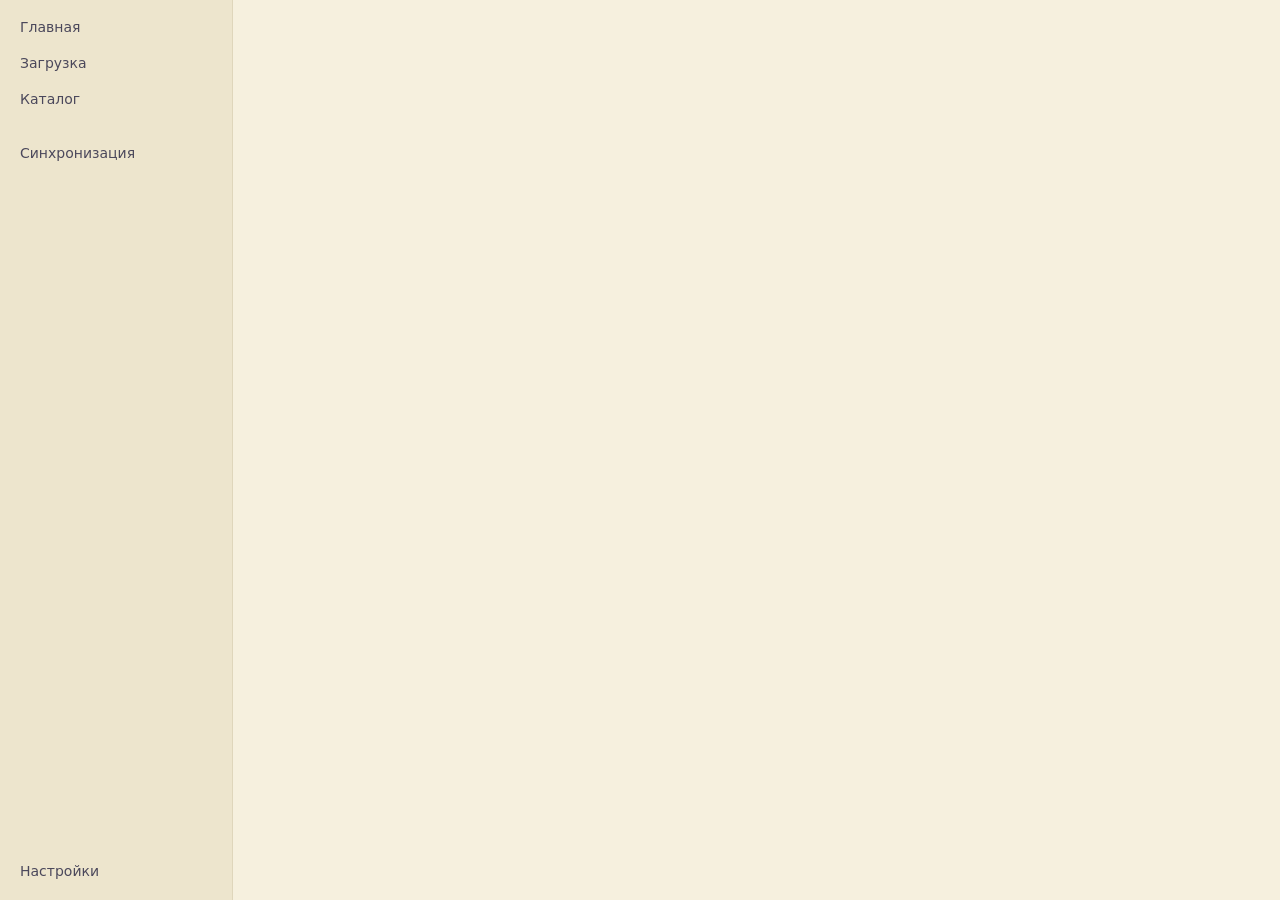
<file: sonicache/web/index.html>
<!doctype html>
<html lang="ru">
<head>
  <meta charset="utf-8">
  <meta name="viewport" content="width=device-width, initial-scale=1">
  <title>Sonicache</title>
  <link rel="stylesheet" href="style.css">
</head>
<body>
  <!-- The icons are Phosphor's (phosphoricons.com, 2.1.1; MIT: LICENSE-phosphor-icons.txt beside this page), each an
       outline filled in on a grid of 256: the regular weight for the window, and further down the filled one
       for the player. A few are kept as lines because their parts move: the tick, the bars of the loudness. -->
  <svg width="0" height="0" style="position:absolute" aria-hidden="true">
    <!-- The window's own buttons are the system's signs, not the set's: thin lines on their own grid -->
    <symbol id="i-win-min" viewBox="0 0 24 24"><path d="M6 12h12" fill="none" stroke-width="1.6"/></symbol>
    <symbol id="i-win-max" viewBox="0 0 24 24"><rect x="6" y="6" width="12" height="12" rx="2" fill="none" stroke-width="1.6"/></symbol>
    <symbol id="i-win-restore" viewBox="0 0 24 24"><rect x="5" y="9" width="10" height="10" rx="2" fill="none" stroke-width="1.6"/><path d="M9 9V7a2 2 0 0 1 2-2h6a2 2 0 0 1 2 2v6a2 2 0 0 1-2 2h-2" fill="none" stroke-width="1.6"/></symbol>
    <symbol id="i-note" viewBox="0 0 256 256"><path d="M212.92,17.69a8,8,0,0,0-6.86-1.45l-128,32A8,8,0,0,0,72,56V166.08A36,36,0,1,0,88,196V110.25l112-28v51.83A36,36,0,1,0,216,164V24A8,8,0,0,0,212.92,17.69ZM52,216a20,20,0,1,1,20-20A20,20,0,0,1,52,216ZM88,93.75V62.25l112-28v31.5ZM180,184a20,20,0,1,1,20-20A20,20,0,0,1,180,184Z"/></symbol>
    <symbol id="i-link" viewBox="0 0 256 256"><path d="M240,88.23a54.43,54.43,0,0,1-16,37L189.25,160a54.27,54.27,0,0,1-38.63,16h-.05A54.63,54.63,0,0,1,96,119.84a8,8,0,0,1,16,.45A38.62,38.62,0,0,0,150.58,160h0a38.39,38.39,0,0,0,27.31-11.31l34.75-34.75a38.63,38.63,0,0,0-54.63-54.63l-11,11A8,8,0,0,1,135.7,59l11-11A54.65,54.65,0,0,1,224,48,54.86,54.86,0,0,1,240,88.23ZM109,185.66l-11,11A38.41,38.41,0,0,1,70.6,208h0a38.63,38.63,0,0,1-27.29-65.94L78,107.31A38.63,38.63,0,0,1,144,135.71a8,8,0,0,0,16,.45A54.86,54.86,0,0,0,144,96a54.65,54.65,0,0,0-77.27,0L32,130.75A54.62,54.62,0,0,0,70.56,224h0a54.28,54.28,0,0,0,38.64-16l11-11A8,8,0,0,0,109,185.66Z"/></symbol>
    <symbol id="i-usb" viewBox="0 0 256 256"><path d="M252.44,121.34l-48-32A8,8,0,0,0,192,96v24H72V72h33a32,32,0,1,0,0-16H72A16,16,0,0,0,56,72v48H8a8,8,0,0,0,0,16H56v48a16,16,0,0,0,16,16h32v8a16,16,0,0,0,16,16h32a16,16,0,0,0,16-16V176a16,16,0,0,0-16-16H120a16,16,0,0,0-16,16v8H72V136H192v24a8,8,0,0,0,12.44,6.66l48-32a8,8,0,0,0,0-13.32ZM136,48a16,16,0,1,1-16,16A16,16,0,0,1,136,48ZM120,176h32v32H120Zm88-30.95V111l25.58,17Z"/></symbol>
    <symbol id="i-device-mobile" viewBox="0 0 256 256"><path d="M176,16H80A24,24,0,0,0,56,40V216a24,24,0,0,0,24,24h96a24,24,0,0,0,24-24V40A24,24,0,0,0,176,16ZM72,64H184V192H72Zm8-32h96a8,8,0,0,1,8,8v8H72V40A8,8,0,0,1,80,32Zm96,192H80a8,8,0,0,1-8-8v-8H184v8A8,8,0,0,1,176,224Z"/></symbol>
    <symbol id="i-hard-drive" viewBox="0 0 256 256"><path d="M224,64H32A16,16,0,0,0,16,80v96a16,16,0,0,0,16,16H224a16,16,0,0,0,16-16V80A16,16,0,0,0,224,64Zm0,112H32V80H224v96Zm-24-48a12,12,0,1,1-12-12A12,12,0,0,1,200,128Z"/></symbol>
    <symbol id="i-wifi-high" viewBox="0 0 256 256"><path d="M140,204a12,12,0,1,1-12-12A12,12,0,0,1,140,204ZM237.08,87A172,172,0,0,0,18.92,87,8,8,0,0,0,29.08,99.37a156,156,0,0,1,197.84,0A8,8,0,0,0,237.08,87ZM205,122.77a124,124,0,0,0-153.94,0A8,8,0,0,0,61,135.31a108,108,0,0,1,134.06,0,8,8,0,0,0,11.24-1.3A8,8,0,0,0,205,122.77Zm-32.26,35.76a76.05,76.05,0,0,0-89.42,0,8,8,0,0,0,9.42,12.94,60,60,0,0,1,70.58,0,8,8,0,1,0,9.42-12.94Z"/></symbol>
    <symbol id="i-clipboard" viewBox="0 0 256 256"><path d="M200,32H163.74a47.92,47.92,0,0,0-71.48,0H56A16,16,0,0,0,40,48V216a16,16,0,0,0,16,16H200a16,16,0,0,0,16-16V48A16,16,0,0,0,200,32Zm-72,0a32,32,0,0,1,32,32H96A32,32,0,0,1,128,32Zm72,184H56V48H82.75A47.93,47.93,0,0,0,80,64v8a8,8,0,0,0,8,8h80a8,8,0,0,0,8-8V64a47.93,47.93,0,0,0-2.75-16H200Z"/></symbol>
    <symbol id="i-download" viewBox="0 0 256 256"><g class="drop"><path d="M122.34,149.66a8,8,0,0,0,11.32,0l40-40a8,8,0,0,0-11.32-11.32L136,124.69V32a8,8,0,0,0-16,0v92.69L93.66,98.34a8,8,0,0,0-11.32,11.32Z"/></g><path d="M224,144v64a8,8,0,0,1-8,8H40a8,8,0,0,1-8-8V144a8,8,0,0,1,16,0v56H208V144a8,8,0,0,1,16,0Z"/></symbol>
    <symbol id="i-library" viewBox="0 0 256 256"><path d="M231.65,194.55,198.46,36.75a16,16,0,0,0-19-12.39L132.65,34.42a16.08,16.08,0,0,0-12.3,19l33.19,157.8A16,16,0,0,0,169.16,224a16.25,16.25,0,0,0,3.38-.36l46.81-10.06A16.09,16.09,0,0,0,231.65,194.55ZM136,50.15c0-.06,0-.09,0-.09l46.8-10,3.33,15.87L139.33,66Zm6.62,31.47,46.82-10.05,3.34,15.9L146,97.53Zm6.64,31.57,46.82-10.06,13.3,63.24-46.82,10.06ZM216,197.94l-46.8,10-3.33-15.87L212.67,182,216,197.85C216,197.91,216,197.94,216,197.94ZM104,32H56A16,16,0,0,0,40,48V208a16,16,0,0,0,16,16h48a16,16,0,0,0,16-16V48A16,16,0,0,0,104,32ZM56,48h48V64H56Zm0,32h48v96H56Zm48,128H56V192h48v16Z"/></symbol>
    <symbol id="i-house" viewBox="0 0 256 256"><path d="M219.31,108.68l-80-80a16,16,0,0,0-22.62,0l-80,80A15.87,15.87,0,0,0,32,120v96a8,8,0,0,0,8,8h64a8,8,0,0,0,8-8V160h32v56a8,8,0,0,0,8,8h64a8,8,0,0,0,8-8V120A15.87,15.87,0,0,0,219.31,108.68ZM208,208H160V152a8,8,0,0,0-8-8H104a8,8,0,0,0-8,8v56H48V120l80-80,80,80Z"/></symbol>
    <symbol id="i-list" viewBox="0 0 256 256"><path d="M80,64a8,8,0,0,1,8-8H216a8,8,0,0,1,0,16H88A8,8,0,0,1,80,64Zm136,56H88a8,8,0,0,0,0,16H216a8,8,0,0,0,0-16Zm0,64H88a8,8,0,0,0,0,16H216a8,8,0,0,0,0-16ZM44,52A12,12,0,1,0,56,64,12,12,0,0,0,44,52Zm0,64a12,12,0,1,0,12,12A12,12,0,0,0,44,116Zm0,64a12,12,0,1,0,12,12A12,12,0,0,0,44,180Z"/></symbol>
    <symbol id="i-settings" viewBox="0 0 256 256"><path d="M128,80a48,48,0,1,0,48,48A48.05,48.05,0,0,0,128,80Zm0,80a32,32,0,1,1,32-32A32,32,0,0,1,128,160Zm109.94-52.79a8,8,0,0,0-3.89-5.4l-29.83-17-.12-33.62a8,8,0,0,0-2.83-6.08,111.91,111.91,0,0,0-36.72-20.67,8,8,0,0,0-6.46.59L128,41.85,97.88,25a8,8,0,0,0-6.47-.6A112.1,112.1,0,0,0,54.73,45.15a8,8,0,0,0-2.83,6.07l-.15,33.65-29.83,17a8,8,0,0,0-3.89,5.4,106.47,106.47,0,0,0,0,41.56,8,8,0,0,0,3.89,5.4l29.83,17,.12,33.62a8,8,0,0,0,2.83,6.08,111.91,111.91,0,0,0,36.72,20.67,8,8,0,0,0,6.46-.59L128,214.15,158.12,231a7.91,7.91,0,0,0,3.9,1,8.09,8.09,0,0,0,2.57-.42,112.1,112.1,0,0,0,36.68-20.73,8,8,0,0,0,2.83-6.07l.15-33.65,29.83-17a8,8,0,0,0,3.89-5.4A106.47,106.47,0,0,0,237.94,107.21Zm-15,34.91-28.57,16.25a8,8,0,0,0-3,3c-.58,1-1.19,2.06-1.81,3.06a7.94,7.94,0,0,0-1.22,4.21l-.15,32.25a95.89,95.89,0,0,1-25.37,14.3L134,199.13a8,8,0,0,0-3.91-1h-.19c-1.21,0-2.43,0-3.64,0a8.08,8.08,0,0,0-4.1,1l-28.84,16.1A96,96,0,0,1,67.88,201l-.11-32.2a8,8,0,0,0-1.22-4.22c-.62-1-1.23-2-1.8-3.06a8.09,8.09,0,0,0-3-3.06l-28.6-16.29a90.49,90.49,0,0,1,0-28.26L61.67,97.63a8,8,0,0,0,3-3c.58-1,1.19-2.06,1.81-3.06a7.94,7.94,0,0,0,1.22-4.21l.15-32.25a95.89,95.89,0,0,1,25.37-14.3L122,56.87a8,8,0,0,0,4.1,1c1.21,0,2.43,0,3.64,0a8.08,8.08,0,0,0,4.1-1l28.84-16.1A96,96,0,0,1,188.12,55l.11,32.2a8,8,0,0,0,1.22,4.22c.62,1,1.23,2,1.8,3.06a8.09,8.09,0,0,0,3,3.06l28.6,16.29A90.49,90.49,0,0,1,222.9,142.12Z"/></symbol>
    <symbol id="i-search" viewBox="0 0 256 256"><path d="M229.66,218.34l-50.07-50.06a88.11,88.11,0,1,0-11.31,11.31l50.06,50.07a8,8,0,0,0,11.32-11.32ZM40,112a72,72,0,1,1,72,72A72.08,72.08,0,0,1,40,112Z"/></symbol>
    <symbol id="i-folder" viewBox="0 0 256 256"><path d="M216,72H131.31L104,44.69A15.86,15.86,0,0,0,92.69,40H40A16,16,0,0,0,24,56V200.62A15.4,15.4,0,0,0,39.38,216H216.89A15.13,15.13,0,0,0,232,200.89V88A16,16,0,0,0,216,72ZM40,56H92.69l16,16H40ZM216,200H40V88H216Z"/></symbol>
    <symbol id="i-check" viewBox="0 0 256 256"><path d="M40 144l56 56L224 72" fill="none" style="stroke-width:calc(16px + var(--icon-weight))"/></symbol>
    <symbol id="i-x" viewBox="0 0 256 256"><path d="M205.66,194.34a8,8,0,0,1-11.32,11.32L128,139.31,61.66,205.66a8,8,0,0,1-11.32-11.32L116.69,128,50.34,61.66A8,8,0,0,1,61.66,50.34L128,116.69l66.34-66.35a8,8,0,0,1,11.32,11.32L139.31,128Z"/></symbol>
    <symbol id="i-alert" viewBox="0 0 256 256"><path d="M236.8,188.09,149.35,36.22h0a24.76,24.76,0,0,0-42.7,0L19.2,188.09a23.51,23.51,0,0,0,0,23.72A24.35,24.35,0,0,0,40.55,224h174.9a24.35,24.35,0,0,0,21.33-12.19A23.51,23.51,0,0,0,236.8,188.09ZM222.93,203.8a8.5,8.5,0,0,1-7.48,4.2H40.55a8.5,8.5,0,0,1-7.48-4.2,7.59,7.59,0,0,1,0-7.72L120.52,44.21a8.75,8.75,0,0,1,15,0l87.45,151.87A7.59,7.59,0,0,1,222.93,203.8ZM120,144V104a8,8,0,0,1,16,0v40a8,8,0,0,1-16,0Zm20,36a12,12,0,1,1-12-12A12,12,0,0,1,140,180Z"/></symbol>
    <symbol id="i-heart" viewBox="0 0 256 256"><path d="M178,40c-20.65,0-38.73,8.88-50,23.89C116.73,48.88,98.65,40,78,40a62.07,62.07,0,0,0-62,62c0,70,103.79,126.66,108.21,129a8,8,0,0,0,7.58,0C136.21,228.66,240,172,240,102A62.07,62.07,0,0,0,178,40ZM128,214.8C109.74,204.16,32,155.69,32,102A46.06,46.06,0,0,1,78,56c19.45,0,35.78,10.36,42.6,27a8,8,0,0,0,14.8,0c6.82-16.67,23.15-27,42.6-27a46.06,46.06,0,0,1,46,46C224,155.61,146.24,204.15,128,214.8Z" style="display:var(--icon-line, inline)"/><path d="M240,102c0,70-103.79,126.66-108.21,129a8,8,0,0,1-7.58,0C119.79,228.66,16,172,16,102A62.07,62.07,0,0,1,78,40c20.65,0,38.73,8.88,50,23.89C139.27,48.88,157.35,40,178,40A62.07,62.07,0,0,1,240,102Z" stroke="none" style="display:var(--icon-full, none)"/></symbol>
    <!-- Stop is the filled weight, as a player's stop is: the outlined square was read as a checkbox -->
    <symbol id="i-stop" viewBox="0 0 256 256"><path d="M216,56V200a16,16,0,0,1-16,16H56a16,16,0,0,1-16-16V56A16,16,0,0,1,56,40H200A16,16,0,0,1,216,56Z" stroke="none"/></symbol>
    <symbol id="i-sun" viewBox="0 0 256 256"><path d="M120,40V16a8,8,0,0,1,16,0V40a8,8,0,0,1-16,0Zm72,88a64,64,0,1,1-64-64A64.07,64.07,0,0,1,192,128Zm-16,0a48,48,0,1,0-48,48A48.05,48.05,0,0,0,176,128ZM58.34,69.66A8,8,0,0,0,69.66,58.34l-16-16A8,8,0,0,0,42.34,53.66Zm0,116.68-16,16a8,8,0,0,0,11.32,11.32l16-16a8,8,0,0,0-11.32-11.32ZM192,72a8,8,0,0,0,5.66-2.34l16-16a8,8,0,0,0-11.32-11.32l-16,16A8,8,0,0,0,192,72Zm5.66,114.34a8,8,0,0,0-11.32,11.32l16,16a8,8,0,0,0,11.32-11.32ZM48,128a8,8,0,0,0-8-8H16a8,8,0,0,0,0,16H40A8,8,0,0,0,48,128Zm80,80a8,8,0,0,0-8,8v24a8,8,0,0,0,16,0V216A8,8,0,0,0,128,208Zm112-88H216a8,8,0,0,0,0,16h24a8,8,0,0,0,0-16Z"/></symbol>
    <symbol id="i-moon" viewBox="0 0 256 256"><path d="M233.54,142.23a8,8,0,0,0-8-2,88.08,88.08,0,0,1-109.8-109.8,8,8,0,0,0-10-10,104.84,104.84,0,0,0-52.91,37A104,104,0,0,0,136,224a103.09,103.09,0,0,0,62.52-20.88,104.84,104.84,0,0,0,37-52.91A8,8,0,0,0,233.54,142.23ZM188.9,190.34A88,88,0,0,1,65.66,67.11a89,89,0,0,1,31.4-26A106,106,0,0,0,96,56,104.11,104.11,0,0,0,200,160a106,106,0,0,0,14.92-1.06A89,89,0,0,1,188.9,190.34Z"/></symbol>
    <symbol id="i-monitor" viewBox="0 0 256 256"><path d="M208,40H48A24,24,0,0,0,24,64V176a24,24,0,0,0,24,24H208a24,24,0,0,0,24-24V64A24,24,0,0,0,208,40Zm8,136a8,8,0,0,1-8,8H48a8,8,0,0,1-8-8V64a8,8,0,0,1,8-8H208a8,8,0,0,1,8,8Zm-48,48a8,8,0,0,1-8,8H96a8,8,0,0,1,0-16h64A8,8,0,0,1,168,224Z"/></symbol>
    <symbol id="i-grid" viewBox="0 0 256 256"><path d="M104,40H56A16,16,0,0,0,40,56v48a16,16,0,0,0,16,16h48a16,16,0,0,0,16-16V56A16,16,0,0,0,104,40Zm0,64H56V56h48v48Zm96-64H152a16,16,0,0,0-16,16v48a16,16,0,0,0,16,16h48a16,16,0,0,0,16-16V56A16,16,0,0,0,200,40Zm0,64H152V56h48v48Zm-96,32H56a16,16,0,0,0-16,16v48a16,16,0,0,0,16,16h48a16,16,0,0,0,16-16V152A16,16,0,0,0,104,136Zm0,64H56V152h48v48Zm96-64H152a16,16,0,0,0-16,16v48a16,16,0,0,0,16,16h48a16,16,0,0,0,16-16V152A16,16,0,0,0,200,136Zm0,64H152V152h48v48Z"/></symbol>
    <symbol id="i-arrow-left" viewBox="0 0 256 256"><path d="M224,128a8,8,0,0,1-8,8H59.31l58.35,58.34a8,8,0,0,1-11.32,11.32l-72-72a8,8,0,0,1,0-11.32l72-72a8,8,0,0,1,11.32,11.32L59.31,120H216A8,8,0,0,1,224,128Z"/></symbol>
    <symbol id="i-chevron" viewBox="0 0 256 256"><path d="M213.66,101.66l-80,80a8,8,0,0,1-11.32,0l-80-80A8,8,0,0,1,53.66,90.34L128,164.69l74.34-74.35a8,8,0,0,1,11.32,11.32Z"/></symbol>
    <symbol id="i-chevron-right" viewBox="0 0 256 256"><path d="M181.66,133.66l-80,80a8,8,0,0,1-11.32-11.32L164.69,128,90.34,53.66a8,8,0,0,1,11.32-11.32l80,80A8,8,0,0,1,181.66,133.66Z"/></symbol>
    <symbol id="i-dot" viewBox="0 0 256 256"><path d="M128,96a32,32,0,1,0,32,32A32,32,0,0,0,128,96Zm0,48a16,16,0,1,1,16-16A16,16,0,0,1,128,144Z"/></symbol>
    <symbol id="i-spinner" viewBox="0 0 256 256"><path d="M232,128a104,104,0,0,1-208,0c0-41,23.81-78.36,60.66-95.27a8,8,0,0,1,6.68,14.54C60.15,61.59,40,93.27,40,128a88,88,0,0,0,176,0c0-34.73-20.15-66.41-51.34-80.73a8,8,0,0,1,6.68-14.54C208.19,49.64,232,87,232,128Z"/></symbol>
    <symbol id="i-level" viewBox="0 0 256 256"><path d="M64 204v-84" fill="none" stroke-width="16"/><path d="M128 204v-84" fill="none" stroke-width="16"/><path d="M192 204v-84" fill="none" stroke-width="16"/></symbol>
    <symbol id="i-trash" viewBox="0 0 256 256"><path d="M216,48H176V40a24,24,0,0,0-24-24H104A24,24,0,0,0,80,40v8H40a8,8,0,0,0,0,16h8V208a16,16,0,0,0,16,16H192a16,16,0,0,0,16-16V64h8a8,8,0,0,0,0-16ZM96,40a8,8,0,0,1,8-8h48a8,8,0,0,1,8,8v8H96Zm96,168H64V64H192ZM112,104v64a8,8,0,0,1-16,0V104a8,8,0,0,1,16,0Zm48,0v64a8,8,0,0,1-16,0V104a8,8,0,0,1,16,0Z"/></symbol>
    <symbol id="i-bookmark" viewBox="0 0 256 256"><path d="M184,32H72A16,16,0,0,0,56,48V224a8,8,0,0,0,12.24,6.78L128,193.43l59.77,37.35A8,8,0,0,0,200,224V48A16,16,0,0,0,184,32Zm0,177.57-51.77-32.35a8,8,0,0,0-8.48,0L72,209.57V48H184Z"/></symbol>
    <symbol id="i-eye" viewBox="0 0 256 256"><path d="M247.31,124.76c-.35-.79-8.82-19.58-27.65-38.41C194.57,61.26,162.88,48,128,48S61.43,61.26,36.34,86.35C17.51,105.18,9,124,8.69,124.76a8,8,0,0,0,0,6.5c.35.79,8.82,19.57,27.65,38.4C61.43,194.74,93.12,208,128,208s66.57-13.26,91.66-38.34c18.83-18.83,27.3-37.61,27.65-38.4A8,8,0,0,0,247.31,124.76ZM128,192c-30.78,0-57.67-11.19-79.93-33.25A133.47,133.47,0,0,1,25,128,133.33,133.33,0,0,1,48.07,97.25C70.33,75.19,97.22,64,128,64s57.67,11.19,79.93,33.25A133.46,133.46,0,0,1,231.05,128C223.84,141.46,192.43,192,128,192Zm0-112a48,48,0,1,0,48,48A48.05,48.05,0,0,0,128,80Zm0,80a32,32,0,1,1,32-32A32,32,0,0,1,128,160Z"/></symbol>
    <symbol id="i-tag" viewBox="0 0 256 256"><path d="M243.31,136,144,36.69A15.86,15.86,0,0,0,132.69,32H40a8,8,0,0,0-8,8v92.69A15.86,15.86,0,0,0,36.69,144L136,243.31a16,16,0,0,0,22.63,0l84.68-84.68a16,16,0,0,0,0-22.63Zm-96,96L48,132.69V48h84.69L232,147.31ZM96,84A12,12,0,1,1,84,72,12,12,0,0,1,96,84Z"/></symbol>
    <symbol id="i-plus" viewBox="0 0 256 256"><path d="M224,128a8,8,0,0,1-8,8H136v80a8,8,0,0,1-16,0V136H40a8,8,0,0,1,0-16h80V40a8,8,0,0,1,16,0v80h80A8,8,0,0,1,224,128Z"/></symbol>
    <symbol id="i-sort" viewBox="0 0 256 256"><path d="M117.66,170.34a8,8,0,0,1,0,11.32l-32,32a8,8,0,0,1-11.32,0l-32-32a8,8,0,0,1,11.32-11.32L72,188.69V48a8,8,0,0,1,16,0V188.69l18.34-18.35A8,8,0,0,1,117.66,170.34Zm96-96-32-32a8,8,0,0,0-11.32,0l-32,32a8,8,0,0,0,11.32,11.32L168,67.31V208a8,8,0,0,0,16,0V67.31l18.34,18.35a8,8,0,0,0,11.32-11.32Z"/></symbol>
    <symbol id="i-more" viewBox="0 0 256 256"><path d="M140,128a12,12,0,1,1-12-12A12,12,0,0,1,140,128Zm56-12a12,12,0,1,0,12,12A12,12,0,0,0,196,116ZM60,116a12,12,0,1,0,12,12A12,12,0,0,0,60,116Z"/></symbol>
    <symbol id="i-playlist" viewBox="0 0 256 256"><path d="M32,64a8,8,0,0,1,8-8H216a8,8,0,0,1,0,16H40A8,8,0,0,1,32,64Zm8,72H160a8,8,0,0,0,0-16H40a8,8,0,0,0,0,16Zm72,48H40a8,8,0,0,0,0,16h72a8,8,0,0,0,0-16Zm135.66-57.7a8,8,0,0,1-10,5.36L208,122.75V192a32.05,32.05,0,1,1-16-27.69V112a8,8,0,0,1,10.3-7.66l40,12A8,8,0,0,1,247.66,126.3ZM192,192a16,16,0,1,0-16,16A16,16,0,0,0,192,192Z"/></symbol>
    <symbol id="i-playlist-add" viewBox="0 0 256 256"><path d="M32,64a8,8,0,0,1,8-8H216a8,8,0,0,1,0,16H40A8,8,0,0,1,32,64Zm8,72H216a8,8,0,0,0,0-16H40a8,8,0,0,0,0,16Zm104,48H40a8,8,0,0,0,0,16H144a8,8,0,0,0,0-16Zm88,0H216V168a8,8,0,0,0-16,0v16H184a8,8,0,0,0,0,16h16v16a8,8,0,0,0,16,0V200h16a8,8,0,0,0,0-16Z"/></symbol>
    <symbol id="i-queue-next" viewBox="0 0 256 256"><path d="M32,64a8,8,0,0,1,8-8H216a8,8,0,0,1,0,16H40A8,8,0,0,1,32,64Zm104,56H40a8,8,0,0,0,0,16h96a8,8,0,0,0,0-16Zm0,64H40a8,8,0,0,0,0,16h96a8,8,0,0,0,0-16Zm112-24a8,8,0,0,1-3.76,6.78l-64,40A8,8,0,0,1,168,200V120a8,8,0,0,1,12.24-6.78l64,40A8,8,0,0,1,248,160Zm-23.09,0L184,134.43v51.14Z"/></symbol>
    <symbol id="i-history" viewBox="0 0 256 256"><path d="M136,80v43.47l36.12,21.67a8,8,0,0,1-8.24,13.72l-40-24A8,8,0,0,1,120,128V80a8,8,0,0,1,16,0Zm-8-48A95.44,95.44,0,0,0,60.08,60.15C52.81,67.51,46.35,74.59,40,82V64a8,8,0,0,0-16,0v40a8,8,0,0,0,8,8H72a8,8,0,0,0,0-16H49c7.15-8.42,14.27-16.35,22.39-24.57a80,80,0,1,1,1.66,114.75,8,8,0,1,0-11,11.64A96,96,0,1,0,128,32Z"/></symbol>
    <symbol id="i-trend" viewBox="0 0 256 256"><path d="M240,56v64a8,8,0,0,1-16,0V75.31l-82.34,82.35a8,8,0,0,1-11.32,0L96,123.31,29.66,189.66a8,8,0,0,1-11.32-11.32l72-72a8,8,0,0,1,11.32,0L136,140.69,212.69,64H168a8,8,0,0,1,0-16h64A8,8,0,0,1,240,56Z"/></symbol>
    <symbol id="i-grip" viewBox="0 0 256 256"><path d="M104,60A12,12,0,1,1,92,48,12,12,0,0,1,104,60Zm60,12a12,12,0,1,0-12-12A12,12,0,0,0,164,72ZM92,116a12,12,0,1,0,12,12A12,12,0,0,0,92,116Zm72,0a12,12,0,1,0,12,12A12,12,0,0,0,164,116ZM92,184a12,12,0,1,0,12,12A12,12,0,0,0,92,184Zm72,0a12,12,0,1,0,12,12A12,12,0,0,0,164,184Z"/></symbol>
    <symbol id="i-edit" viewBox="0 0 256 256"><path d="M227.31,73.37,182.63,28.68a16,16,0,0,0-22.63,0L36.69,152A15.86,15.86,0,0,0,32,163.31V208a16,16,0,0,0,16,16H92.69A15.86,15.86,0,0,0,104,219.31L227.31,96a16,16,0,0,0,0-22.63ZM92.69,208H48V163.31l88-88L180.69,120ZM192,108.68,147.31,64l24-24L216,84.68Z"/></symbol>
    <symbol id="i-export" viewBox="0 0 256 256"><path d="M216,112v96a16,16,0,0,1-16,16H56a16,16,0,0,1-16-16V112A16,16,0,0,1,56,96H80a8,8,0,0,1,0,16H56v96H200V112H176a8,8,0,0,1,0-16h24A16,16,0,0,1,216,112ZM93.66,69.66,120,43.31V136a8,8,0,0,0,16,0V43.31l26.34,26.35a8,8,0,0,0,11.32-11.32l-40-40a8,8,0,0,0-11.32,0l-40,40A8,8,0,0,0,93.66,69.66Z"/></symbol>
    <symbol id="i-file-in" viewBox="0 0 256 256"><path d="M213.66,82.34l-56-56A8,8,0,0,0,152,24H56A16,16,0,0,0,40,40V216a16,16,0,0,0,16,16H200a16,16,0,0,0,16-16V88A8,8,0,0,0,213.66,82.34ZM160,51.31,188.69,80H160ZM200,216H56V40h88V88a8,8,0,0,0,8,8h48V216Zm-42.34-61.66a8,8,0,0,1,0,11.32l-24,24a8,8,0,0,1-11.32,0l-24-24a8,8,0,0,1,11.32-11.32L120,164.69V120a8,8,0,0,1,16,0v44.69l10.34-10.35A8,8,0,0,1,157.66,154.34Z"/></symbol>
    <symbol id="i-headphones" viewBox="0 0 256 256"><path d="M201.89,54.66A103.43,103.43,0,0,0,128.79,24H128A104,104,0,0,0,24,128v56a24,24,0,0,0,24,24H64a24,24,0,0,0,24-24V144a24,24,0,0,0-24-24H40.36A88,88,0,0,1,128,40h.67a87.71,87.71,0,0,1,87,80H192a24,24,0,0,0-24,24v40a24,24,0,0,0,24,24h16a24,24,0,0,0,24-24V128A103.41,103.41,0,0,0,201.89,54.66ZM64,136a8,8,0,0,1,8,8v40a8,8,0,0,1-8,8H48a8,8,0,0,1-8-8V136Zm152,48a8,8,0,0,1-8,8H192a8,8,0,0,1-8-8V144a8,8,0,0,1,8-8h24Z"/></symbol>
    <symbol id="i-retry" viewBox="0 0 256 256"><path d="M224,48V96a8,8,0,0,1-8,8H168a8,8,0,0,1,0-16h28.69L182.06,73.37a79.56,79.56,0,0,0-56.13-23.43h-.45A79.52,79.52,0,0,0,69.59,72.71,8,8,0,0,1,58.41,61.27a96,96,0,0,1,135,.79L208,76.69V48a8,8,0,0,1,16,0ZM186.41,183.29a80,80,0,0,1-112.47-.66L59.31,168H88a8,8,0,0,0,0-16H40a8,8,0,0,0-8,8v48a8,8,0,0,0,16,0V179.31l14.63,14.63A95.43,95.43,0,0,0,130,222.06h.53a95.36,95.36,0,0,0,67.07-27.33,8,8,0,0,0-11.18-11.44Z"/></symbol>
    <symbol id="i-full" viewBox="0 0 256 256"><path d="M216,48V88a8,8,0,0,1-16,0V56H168a8,8,0,0,1,0-16h40A8,8,0,0,1,216,48ZM88,200H56V168a8,8,0,0,0-16,0v40a8,8,0,0,0,8,8H88a8,8,0,0,0,0-16Zm120-40a8,8,0,0,0-8,8v32H168a8,8,0,0,0,0,16h40a8,8,0,0,0,8-8V168A8,8,0,0,0,208,160ZM88,40H48a8,8,0,0,0-8,8V88a8,8,0,0,0,16,0V56H88a8,8,0,0,0,0-16Z"/></symbol>
    <symbol id="i-full-exit" viewBox="0 0 256 256"><path d="M152,96V48a8,8,0,0,1,16,0V88h40a8,8,0,0,1,0,16H160A8,8,0,0,1,152,96ZM96,152H48a8,8,0,0,0,0,16H88v40a8,8,0,0,0,16,0V160A8,8,0,0,0,96,152Zm112,0H160a8,8,0,0,0-8,8v48a8,8,0,0,0,16,0V168h40a8,8,0,0,0,0-16ZM96,40a8,8,0,0,0-8,8V88H48a8,8,0,0,0,0,16H96a8,8,0,0,0,8-8V48A8,8,0,0,0,96,40Z"/></symbol>
    <!-- The player's own: filled, as Spotify and Apple Music draw theirs -->
    <symbol id="i-prev" viewBox="0 0 256 256"><path d="M208,47.88V208.12a16,16,0,0,1-24.43,13.43L64,146.77V216a8,8,0,0,1-16,0V40a8,8,0,0,1,16,0v69.23L183.57,34.45A15.95,15.95,0,0,1,208,47.88Z" stroke="none"/></symbol>
    <symbol id="i-play" viewBox="0 0 256 256"><path d="M240,128a15.74,15.74,0,0,1-7.6,13.51L88.32,229.65a16,16,0,0,1-16.2.3A15.86,15.86,0,0,1,64,216.13V39.87a15.86,15.86,0,0,1,8.12-13.82,16,16,0,0,1,16.2.3L232.4,114.49A15.74,15.74,0,0,1,240,128Z" stroke="none"/></symbol>
    <symbol id="i-pause" viewBox="0 0 256 256"><path d="M216,48V208a16,16,0,0,1-16,16H160a16,16,0,0,1-16-16V48a16,16,0,0,1,16-16h40A16,16,0,0,1,216,48ZM96,32H56A16,16,0,0,0,40,48V208a16,16,0,0,0,16,16H96a16,16,0,0,0,16-16V48A16,16,0,0,0,96,32Z" stroke="none"/></symbol>
    <symbol id="i-next" viewBox="0 0 256 256"><path d="M208,40V216a8,8,0,0,1-16,0V146.77L72.43,221.55A15.95,15.95,0,0,1,48,208.12V47.88A15.95,15.95,0,0,1,72.43,34.45L192,109.23V40a8,8,0,0,1,16,0Z" stroke="none"/></symbol>
    <symbol id="i-volume" viewBox="0 0 256 256"><path d="M160,32.25V223.69a8.29,8.29,0,0,1-3.91,7.18,8,8,0,0,1-9-.56l-65.57-51A4,4,0,0,1,80,176.16V79.84a4,4,0,0,1,1.55-3.15l65.57-51a8,8,0,0,1,10,.16A8.27,8.27,0,0,1,160,32.25ZM60,80H32A16,16,0,0,0,16,96v64a16,16,0,0,0,16,16H60a4,4,0,0,0,4-4V84A4,4,0,0,0,60,80Zm126.77,20.84a8,8,0,0,0-.72,11.3,24,24,0,0,1,0,31.72,8,8,0,1,0,12,10.58,40,40,0,0,0,0-52.88A8,8,0,0,0,186.74,100.84Zm40.89-26.17a8,8,0,1,0-11.92,10.66,64,64,0,0,1,0,85.34,8,8,0,1,0,11.92,10.66,80,80,0,0,0,0-106.66Z" stroke="none"/></symbol>
    <symbol id="i-volume-low" viewBox="0 0 256 256"><path d="M160,32.25V223.69a8.29,8.29,0,0,1-3.91,7.18,8,8,0,0,1-9-.56l-65.57-51A4,4,0,0,1,80,176.16V79.84a4,4,0,0,1,1.55-3.15l65.57-51a8,8,0,0,1,10,.16A8.27,8.27,0,0,1,160,32.25ZM60,80H32A16,16,0,0,0,16,96v64a16,16,0,0,0,16,16H60a4,4,0,0,0,4-4V84A4,4,0,0,0,60,80ZM198,101.56a8,8,0,1,0-12,10.58,24,24,0,0,1,0,31.72,8,8,0,1,0,12,10.58,40,40,0,0,0,0-52.88Z" stroke="none"/></symbol>
    <symbol id="i-mute" viewBox="0 0 256 256"><path d="M245.66,146.34a8,8,0,0,1-11.32,11.32L216,139.31l-18.34,18.35a8,8,0,0,1-11.32-11.32L204.69,128l-18.35-18.34a8,8,0,0,1,11.32-11.32L216,116.69l18.34-18.35a8,8,0,0,1,11.32,11.32L227.31,128ZM60,80H32A16,16,0,0,0,16,96v64a16,16,0,0,0,16,16H60a4,4,0,0,0,4-4V84A4,4,0,0,0,60,80Zm97.15-54.15a8,8,0,0,0-10-.16l-65.57,51A4,4,0,0,0,80,79.84v96.32a4,4,0,0,0,1.55,3.15l65.57,51a8,8,0,0,0,9,.56,8.29,8.29,0,0,0,3.91-7.18V32.25A8.27,8.27,0,0,0,157.12,25.85Z" stroke="none"/></symbol>
    <symbol id="i-lyrics" viewBox="0 0 256 256"><path d="M115.06,46.36a4,4,0,0,0-6.11.54A71.54,71.54,0,0,0,96,88a73.29,73.29,0,0,0,.63,9.42L27.12,192.22A15.93,15.93,0,0,0,28.71,213L43,227.29a15.93,15.93,0,0,0,20.78,1.59l94.81-69.53A73.29,73.29,0,0,0,168,160a71.54,71.54,0,0,0,41.09-12.93,4,4,0,0,0,.54-6.11Zm2.61,103.28-16,16a8,8,0,1,1-11.31-11.31l16-16a8,8,0,0,1,11.31,11.31Zm109.4-20.56a4,4,0,0,1-6.12.54L126.38,35.05a4,4,0,0,1,.54-6.12A71.93,71.93,0,0,1,227.07,129.08Z" stroke="none"/></symbol>
    <symbol id="i-shuffle" viewBox="0 0 256 256"><path d="M237.66,178.34a8,8,0,0,1,0,11.32l-24,24A8,8,0,0,1,200,208V192a72.15,72.15,0,0,1-57.65-30.14l-41.72-58.4A56.1,56.1,0,0,0,55.06,80H32a8,8,0,0,1,0-16H55.06a72.12,72.12,0,0,1,58.59,30.15l41.72,58.4A56.08,56.08,0,0,0,200,176V160a8,8,0,0,1,13.66-5.66ZM143,107a8,8,0,0,0,11.16-1.86l1.2-1.67A56.08,56.08,0,0,1,200,80V96a8,8,0,0,0,13.66,5.66l24-24a8,8,0,0,0,0-11.32l-24-24A8,8,0,0,0,200,48V64a72.15,72.15,0,0,0-57.65,30.14l-1.2,1.67A8,8,0,0,0,143,107Zm-30,42a8,8,0,0,0-11.16,1.86l-1.2,1.67A56.1,56.1,0,0,1,55.06,176H32a8,8,0,0,0,0,16H55.06a72.12,72.12,0,0,0,58.59-30.15l1.2-1.67A8,8,0,0,0,113,149Z" stroke="none"/></symbol>
    <symbol id="i-queue" viewBox="0 0 256 256"><path d="M208,32H48A16,16,0,0,0,32,48V208a16,16,0,0,0,16,16H208a16,16,0,0,0,16-16V48A16,16,0,0,0,208,32ZM64,72H192a8,8,0,0,1,0,16H64a8,8,0,0,1,0-16Zm40,112H64a8,8,0,0,1,0-16h40a8,8,0,0,1,0,16Zm0-48H64a8,8,0,0,1,0-16h40a8,8,0,0,1,0,16Zm92.44,22.66-48,32A8,8,0,0,1,144,192a8,8,0,0,1-8-8V120a8,8,0,0,1,12.44-6.66l48,32a8,8,0,0,1,0,13.32Z" stroke="none"/></symbol>
    <symbol id="i-eq" viewBox="0 0 256 256"><path d="M80,96a8,8,0,0,1-8,8H24a8,8,0,0,1,0-16H72A8,8,0,0,1,80,96Zm72,24H104a8,8,0,0,0,0,16h48a8,8,0,0,0,0-16Zm32-48h48a8,8,0,0,0,0-16H184a8,8,0,0,0,0,16ZM72,120H24a8,8,0,0,0-8,8v64a8,8,0,0,0,8,8H72a8,8,0,0,0,8-8V128A8,8,0,0,0,72,120ZM232,88H184a8,8,0,0,0-8,8v96a8,8,0,0,0,8,8h48a8,8,0,0,0,8-8V96A8,8,0,0,0,232,88Zm-80,64H104a8,8,0,0,0-8,8v32a8,8,0,0,0,8,8h48a8,8,0,0,0,8-8V160A8,8,0,0,0,152,152Z" stroke="none"/></symbol>
    <symbol id="i-repeat" viewBox="0 0 256 256"><path d="M24,128A72.08,72.08,0,0,1,96,56h96V40a8,8,0,0,1,13.66-5.66l24,24a8,8,0,0,1,0,11.32l-24,24A8,8,0,0,1,192,88V72H96a56.06,56.06,0,0,0-56,56,8,8,0,0,1-16,0Zm200-8a8,8,0,0,0-8,8,56.06,56.06,0,0,1-56,56H64V168a8,8,0,0,0-13.66-5.66l-24,24a8,8,0,0,0,0,11.32l24,24A8,8,0,0,0,64,216V200h96a72.08,72.08,0,0,0,72-72A8,8,0,0,0,224,120Z" stroke="none"/></symbol>
    <symbol id="i-repeat-one" viewBox="0 0 256 256"><path d="M24,128A72.08,72.08,0,0,1,96,56h96V40a8,8,0,0,1,13.66-5.66l24,24a8,8,0,0,1,0,11.32l-24,24A8,8,0,0,1,192,88V72H96a56.06,56.06,0,0,0-56,56,8,8,0,0,1-16,0Zm200-8a8,8,0,0,0-8,8,56.06,56.06,0,0,1-56,56H64V168a8,8,0,0,0-13.66-5.66l-24,24a8,8,0,0,0,0,11.32l24,24A8,8,0,0,0,64,216V200h96a72.08,72.08,0,0,0,72-72A8,8,0,0,0,224,120Zm-88,40a8,8,0,0,0,8-8V104a8,8,0,0,0-11.58-7.16l-16,8a8,8,0,1,0,7.16,14.31l4.42-2.21V152A8,8,0,0,0,136,160Z" stroke="none"/></symbol>
  </svg>

  <!-- The window's own buttons, for a window without the system's frame (shown by the script on Windows) -->
  <div id="window-controls" class="window-controls" hidden>
    <button type="button" class="win-btn" id="win-min" title="Свернуть" aria-label="Свернуть"><svg class="icon" aria-hidden="true"><use href="#i-win-min"/></svg></button>
    <button type="button" class="win-btn" id="win-max" title="Развернуть" aria-label="Развернуть"><svg class="icon" aria-hidden="true"><use href="#i-win-max"/></svg></button>
    <button type="button" class="win-btn win-close" id="win-close" title="Закрыть" aria-label="Закрыть"><svg class="icon" aria-hidden="true"><use href="#i-x"/></svg></button>
  </div>

  <div class="app">
    <!-- No strip across the top: as in Apple Music, the column and the page reach the window's top edge, the
         window's buttons stand at the end of the page's own bar, and the window is held by the bare ground of that
         band. No mark or name either: the program's name is on its taskbar button and in Alt+Tab, and the mark on the
         welcome and in About. -->

    <!-- The sections, in a column at the side as a program has them. A wide window gives the column the library's
         list and the devices too (the script moves them in from their pages); a narrower one keeps the sections'
         icons only, and the lists go back to being the menus under the names in the library's and the sync's bars.
         The settings take the column over with their subjects and a way back. -->
    <nav class="side" id="side" aria-label="Разделы">
      <div class="side-pane" id="side-main">
        <div class="side-views">
          <button type="button" class="side-item side-view" data-view="home" title="Главная" aria-label="Главная">
            <svg class="icon sm" aria-hidden="true"><use href="#i-house"/></svg><span class="side-name">Главная</span>
          </button>
          <button type="button" class="side-item side-view" data-view="download" title="Загрузка (Ctrl+1)" aria-label="Загрузка">
            <svg class="icon sm" aria-hidden="true"><use href="#i-download"/></svg><span class="side-name">Загрузка</span>
            <span id="download-ring" class="nav-ring" aria-hidden="true" hidden></span>
          </button>
          <button type="button" class="side-item side-view" data-view="search" title="Каталог (Ctrl+2)" aria-label="Каталог">
            <svg class="icon sm" aria-hidden="true"><use href="#i-search"/></svg><span class="side-name">Каталог</span>
          </button>
          <!-- Only as icons: in a wide window the library's list and the devices stand for these two -->
          <button type="button" class="side-item side-view rail-only" data-view="library" title="Библиотека (Ctrl+3)" aria-label="Библиотека">
            <svg class="icon sm" aria-hidden="true"><use href="#i-library"/></svg><span class="side-name">Библиотека</span>
          </button>
          <!-- A device, not the turning arrows: those mean "refresh" everywhere else in the window -->
          <button type="button" class="side-item side-view rail-only" data-view="sync" title="Синхронизация" aria-label="Синхронизация">
            <svg class="icon sm" aria-hidden="true"><use href="#i-device-mobile"/></svg><span class="side-name">Синхронизация</span>
          </button>
        </div>
        <div class="side-lists">
          <div id="side-library"></div>
          <!-- Synchronisation is a row, and the devices with the ways to a phone a list that unfolds under it, as
               the genres do under theirs: open while a device is plugged in, the phone server is on or the page is
               on screen, folded away otherwise. The list is moved in by the script in a wide window. -->
          <div id="side-devices">
            <button type="button" class="side-item" id="side-sync" data-view="sync">
              <span class="side-name">Синхронизация</span>
            </button>
            <div id="side-device-list"></div>
          </div>
        </div>
        <div class="side-views side-foot">
          <button type="button" class="side-item side-view" data-view="settings" title="Настройки (Ctrl+4)" aria-label="Настройки">
            <svg class="icon sm" aria-hidden="true"><use href="#i-settings"/></svg><span class="side-name">Настройки</span>
            <span id="settings-dot" class="nav-dot" hidden></span>
          </button>
        </div>
      </div>
      <!-- The settings' subjects are moved in under the way back in a wide window -->
      <div class="side-pane" id="side-settings" hidden>
        <div class="side-views">
          <button type="button" class="side-item" id="settings-back">
            <svg class="icon sm" aria-hidden="true"><use href="#i-arrow-left"/></svg><span class="side-name">Назад</span>
          </button>
        </div>
      </div>
    </nav>

    <div class="main">
      <section id="view-home" class="view" aria-label="Главная" hidden>
        <!-- A bar as every page has, so the window's buttons stand in a bar here too and what scrolls passes under the
             bar, not under them. The greeting opens the page in large type; the bar is bare until it has scrolled
             away, then it takes the greeting small and its line, as a page's name does in Apple Music -->
        <div class="library-head home-head">
          <p class="settings-title home-greeting" aria-hidden="true"></p>
        </div>
        <div class="home list-scroll">
          <h1 class="home-hello home-greeting"></h1>
          <header class="home-top" hidden>
            <div class="home-feature" role="group" aria-labelledby="home-feature-title">
              <div class="home-feature-cover cover"><img alt="" hidden><svg class="icon" aria-hidden="true"><use href="#i-note"/></svg></div>
              <div class="home-feature-text">
                <p class="home-feature-kicker"></p>
                <h2 class="home-feature-title" id="home-feature-title"></h2>
                <p class="home-feature-sub"></p>
                <div class="home-feature-actions">
                  <button type="button" class="btn primary" data-home-action="play"><svg class="icon sm" aria-hidden="true"><use href="#i-play"/></svg><span>Слушать</span></button>
                  <button type="button" class="tool-btn" data-home-action="open"><span>Открыть альбом</span></button>
                </div>
              </div>
            </div>
            <div class="home-quick"></div>
          </header>
          <section class="home-row" data-row="added" hidden>
            <h2 class="home-heading">Недавно добавлено</h2>
            <div class="cards home-cards"></div>
          </section>
          <section class="home-row" data-row="favourites" hidden>
            <h2 class="home-heading">Избранное</h2>
            <div class="cards home-cards"></div>
          </section>
          <section class="home-row" data-row="recent" hidden>
            <h2 class="home-heading">Недавно слушали</h2>
            <div class="cards home-cards"></div>
          </section>
          <section class="home-row" data-row="top" hidden>
            <h2 class="home-heading">Часто слушаю</h2>
            <div class="cards home-cards"></div>
          </section>
          <div class="empty home-empty" hidden>
            <div class="scene" data-scene="turntable" aria-hidden="true"><pre class="ascii"></pre><span class="crayon"></span></div>
            <p class="empty-title">Музыки пока нет</p>
            <p class="empty-text">Скачайте альбом в разделе «Загрузка» или добавьте папку в «Библиотеке»</p>
          </div>
        </div>
      </section>

      <section id="view-download" class="view" aria-label="Загрузка" hidden>
        <form id="form" class="toolbar" novalidate>
          <div class="field">
            <svg class="icon sm" aria-hidden="true"><use href="#i-link"/></svg>
            <input id="link" type="text" inputmode="url" autocomplete="off" spellcheck="false"
                   placeholder="Ссылка на трек, альбом или плейлист — или «Исполнитель - Альбом»" aria-label="Ссылка"
                   role="combobox" aria-autocomplete="list" aria-controls="suggest" aria-expanded="false">
            <div id="suggest" class="menu suggest" role="listbox" aria-label="Найдено" hidden></div>
            <button type="button" id="paste" class="icon-btn" title="Вставить из буфера обмена" aria-label="Вставить из буфера обмена">
              <svg class="icon sm" aria-hidden="true"><use href="#i-clipboard"/></svg>
            </button>
          </div>
          <div class="split">
            <button type="button" id="profile" class="tool-btn" aria-haspopup="dialog" aria-expanded="false"
                    title="Формат, папка и профили">
              <span id="profile-name"></span>
              <svg class="icon sm" aria-hidden="true"><use href="#i-chevron"/></svg>
            </button>
            <div id="profile-menu" class="menu target-menu" role="dialog" aria-label="Формат, папка и профили" hidden>
              <p class="menu-label">Формат</p>
              <div id="formats" class="segmented" role="radiogroup" aria-label="Формат">
                <button type="button" role="radio" data-format="mp3">mp3</button>
                <button type="button" role="radio" data-format="m4a">m4a</button>
                <button type="button" role="radio" data-format="opus">opus</button>
              </div>
              <p class="menu-label">Папка для музыки</p>
              <button type="button" id="folder">
                <span id="folder-name" class="menu-name"></span><span class="menu-note">Изменить…</span>
              </button>
              <div class="menu-divider" role="separator"></div>
              <p class="menu-label">Профили</p>
              <div id="profile-list" role="menu" aria-label="Профили"></div>
            </div>
          </div>
          <div class="split">
            <button type="submit" id="submit" class="btn primary">
              <span id="submit-label">Скачать</span>
            </button>
            <button type="button" id="mode" class="btn primary split-arrow" aria-haspopup="menu" aria-expanded="false" aria-label="Режим" title="Режим">
              <svg class="icon sm" aria-hidden="true"><use href="#i-chevron"/></svg>
            </button>
            <div id="mode-menu" class="menu" role="menu" hidden>
              <button type="button" role="menuitemradio" data-dry-run="false">
                <svg class="icon sm check" aria-hidden="true"><use href="#i-check"/></svg>Скачать
              </button>
              <button type="button" role="menuitemradio" data-dry-run="true">
                <svg class="icon sm check" aria-hidden="true"><use href="#i-check"/></svg>Только проверить, что найдётся
              </button>
              <div class="menu-divider" role="separator"></div>
              <button type="button" role="menuitem" data-action="import">
                Скачать список из файла…
              </button>
            </div>
          </div>
        </form>
        <p id="link-note" class="strip" role="status" hidden>
          <span id="link-note-text"></span>
        </p>
        <p id="link-error" class="strip danger" role="alert" hidden>
          <svg class="icon sm" aria-hidden="true"><use href="#i-alert"/></svg><span id="link-error-text"></span>
        </p>
        <div id="problems" class="strip warn" role="status" hidden>
          <svg class="icon sm" aria-hidden="true"><use href="#i-alert"/></svg><ul id="problems-list"></ul>
        </div>

        <div class="list-head">
          <span class="list-title">Загрузки</span><span id="jobs-count" class="count"></span>
          <span id="download-status" class="list-status" role="status"></span>
          <span class="spacer"></span>
          <button type="button" id="clear" class="btn ghost" hidden>Убрать завершённые</button>
          <button type="button" class="btn ghost pause" hidden aria-pressed="false"><svg class="icon sm" aria-hidden="true"><use href="#i-pause"/></svg><span>Пауза</span></button>
          <button type="button" class="btn ghost stop" hidden><svg class="icon sm" aria-hidden="true"><use href="#i-stop"/></svg>Остановить</button>
        </div>
        <div class="list-scroll">
          <div id="empty" class="empty">
            <div class="scene" data-scene="cassette" aria-hidden="true"><pre class="ascii"></pre><span class="crayon"></span></div>
            <p class="empty-title">Загрузок нет</p>
            <p class="empty-text">Вставьте ссылку (Ctrl+V) или перетащите её в окно</p>
          </div>
          <ol id="jobs" class="rows"></ol>
        </div>
      </section>

      <section id="view-search" class="view" aria-label="Каталог" hidden>
        <!-- The page's name, as every page's bar has it, and the Catalogue's own field, as the Download has its link
             and the Library its filter -->
        <div class="toolbar catalogue-bar">
          <h1 class="settings-title">Каталог</h1>
          <div class="field" role="search">
            <svg class="icon sm" aria-hidden="true"><use href="#i-search"/></svg>
            <input id="search-input" type="search" autocomplete="off" spellcheck="false"
                   placeholder="Исполнитель, альбом или трек" aria-label="Поиск в каталоге">
          </div>
          <!-- Only on the first screen, where it fetches the rows afresh; what a search found needs no such button -->
          <button type="button" id="search-refresh" class="tool-btn icon-only" title="Обновить подборки (F5)" aria-label="Обновить подборки">
            <svg class="icon sm" aria-hidden="true"><use href="#i-retry"/></svg>
          </button>
        </div>
        <div id="search-bar" class="search-bar" hidden>
          <div id="search-chips" class="chips" role="radiogroup" aria-label="Что показать">
            <button type="button" role="radio" data-search-filter="all">Всё</button>
            <button type="button" role="radio" data-search-filter="albums">Альбомы</button>
            <button type="button" role="radio" data-search-filter="artists">Исполнители</button>
            <button type="button" role="radio" data-search-filter="tracks">Треки</button>
          </div>
          <span id="search-service" class="search-service"></span>
        </div>
        <div class="library-body">
          <div class="list-scroll" id="search-scroll">
            <div id="search-empty" class="empty">
              <div class="scene" data-scene="radio" aria-hidden="true"><pre class="ascii"></pre><span class="crayon"></span></div>
              <p class="empty-title"></p>
              <p class="empty-text"></p>
            </div>
            <div id="catalogue-home" hidden>
              <section class="search-section" id="home-fresh-section" hidden>
                <div class="search-row-head">
                  <h3 class="search-head">Новое у ваших исполнителей</h3>
                  <button type="button" class="btn ghost search-more" data-more="fresh">Все</button>
                </div>
                <div class="cards home-cards" id="home-fresh"></div>
              </section>
              <!-- The chart's songs, a few to a column, as rows to download one by one -->
              <section class="search-section" id="home-tracks-section" hidden>
                <div class="search-row-head">
                  <h3 class="search-head">Популярные треки <span class="search-note">чарт Deezer</span></h3>
                </div>
                <ol class="rows search-tracks catalogue-tracks" id="home-tracks"></ol>
              </section>
              <section class="search-section" id="home-picks-section" hidden>
                <div class="search-row-head">
                  <h3 class="search-head">Выбор редакции <span class="search-note">Deezer</span></h3>
                  <button type="button" class="btn ghost search-more" data-more="picks">Все</button>
                </div>
                <div class="cards home-cards" id="home-picks"></div>
              </section>
              <section class="search-section" id="home-artists-section" hidden>
                <div class="search-row-head">
                  <h3 class="search-head">Популярные исполнители <span class="search-note">чарт Deezer</span></h3>
                  <button type="button" class="btn ghost search-more" data-more="artists">Все</button>
                </div>
                <div class="cards artists search-artists home-cards" id="home-artists"></div>
              </section>
              <section class="search-section" id="home-popular-section" hidden>
                <div class="search-row-head">
                  <h3 class="search-head">Популярные альбомы <span class="search-note">чарт Deezer</span></h3>
                  <button type="button" class="btn ghost search-more" data-more="popular">Все</button>
                </div>
                <div class="cards home-cards" id="home-popular"></div>
              </section>
            </div>
            <section class="search-section" id="search-best-section" hidden>
              <h3 class="search-head">Лучший результат</h3>
              <div class="search-best" id="search-best"></div>
            </section>
            <section class="search-section" id="search-library-section" hidden>
              <h3 class="search-head">В вашей библиотеке</h3>
              <div class="home-quick" id="search-library"></div>
            </section>
            <section class="search-section" id="search-artists-section" hidden>
              <h3 class="search-head">Исполнители</h3>
              <div class="cards artists search-artists" id="search-artists"></div>
            </section>
            <section class="search-section" id="search-albums-section" hidden>
              <h3 class="search-head">Альбомы</h3>
              <div class="cards" id="search-albums"></div>
            </section>
            <section class="search-section" id="search-tracks-section" hidden>
              <h3 class="search-head">Треки</h3>
              <ol class="rows search-tracks" id="search-tracks"></ol>
            </section>
          </div>
          <div id="search-page" class="library-page search-page" hidden>
            <button type="button" class="page-back" id="search-back">
              <svg class="icon sm" aria-hidden="true"><use href="#i-arrow-left"/></svg><span id="search-back-label">Поиск</span>
            </button>
            <div class="search-artist-page" hidden>
              <div class="artist-head">
                <div class="artist-photo"><img alt="" hidden><span class="initials"></span></div>
                <div class="artist-info">
                  <h2 class="album-title artist-name"></h2>
                  <p class="album-sub artist-sub"></p>
                  <div class="album-actions">
                    <button type="button" class="btn primary" data-search-action="discography"><span>Скачать дискографию</span></button>
                    <button type="button" class="tool-btn" data-search-action="watch-artist" aria-pressed="false" title="Новые альбомы, EP и синглы скачаются сами: раз в 12 часов программа смотрит, что вышло"><span>Следить за новыми релизами</span></button>
                  </div>
                </div>
              </div>
              <div class="artist-releases"></div>
            </div>
            <!-- The same panel as an album of the library has: the cover on a wash of its own colours, and the tracklist
                 scrolling under the title and the buttons -->
            <div class="album-page album-panel">
              <div class="album-side">
                <img class="album-backdrop" alt="" aria-hidden="true" hidden>
                <div class="album-cover cover"><img alt="" hidden><svg class="icon" aria-hidden="true"><use href="#i-note"/></svg></div>
              </div>
              <div class="album-info">
                <h2 class="album-title"></h2>
                <p class="album-sub"></p>
                <div class="album-actions">
                  <button type="button" class="btn primary" data-search-action="download"><span>Скачать</span></button>
                  <button type="button" class="tool-btn" data-search-action="open-library" hidden><span>Уже в библиотеке</span></button>
                </div>
                <div class="album-tracks" role="table" aria-label="Треки альбома">
                  <div class="album-track search-album-track album-head" role="row"><span role="columnheader" class="n">#</span><span role="columnheader">Трек</span><span role="columnheader" class="artists">Исполнители</span><span role="columnheader" class="num">Время</span><span></span></div>
                  <div class="album-list"></div>
                  <p class="album-stats"></p>
                </div>
              </div>
            </div>
          </div>
        </div>
      </section>

      <section id="view-library" class="view" aria-label="Библиотека" hidden>
        <!-- The library's own list: its views, its genres and its playlists. A wide window puts it in the column at
             the side, under the sections; a narrower one opens it here as a menu under the name in the bar. -->
        <nav id="library-side" class="lib-side" aria-label="Библиотека">
          <h4 class="side-head">Библиотека</h4>
          <button type="button" class="side-item" data-side="albums"><span class="side-name">Альбомы</span><span class="side-n"></span></button>
          <button type="button" class="side-item" data-side="favourites"><span class="side-name">Избранное</span><span class="side-n"></span></button>
          <button type="button" class="side-item" data-side="tracks"><span class="side-name">Треки</span><span class="side-n"></span></button>
          <button type="button" class="side-item" data-side="artists"><span class="side-name">Исполнители</span><span class="side-n"></span></button>
          <button type="button" class="side-item" id="side-genres" aria-expanded="false" aria-controls="side-genre-list"><span class="side-name">Жанры</span><svg class="icon sm side-chevron" aria-hidden="true"><use href="#i-chevron"/></svg><span class="side-n"></span></button>
          <div id="side-genre-list" class="side-sub" hidden></div>
          <!-- A new playlist is the plus by the heading, not a row of its own under the list -->
          <div class="side-head-row">
            <h4 class="side-head side-link" data-side="playlists" role="button" tabindex="0">Плейлисты</h4>
            <button type="button" class="side-head-add" id="side-playlist-new" title="Новый плейлист" aria-label="Новый плейлист"><svg class="icon sm" aria-hidden="true"><use href="#i-plus"/></svg></button>
          </div>
          <div id="side-playlists"></div>
        </nav>
        <!-- One bar: what is on the screen and how much of it, then the order, the view, the filter and the buttons -->
        <div class="library-head">
          <div class="library-what">
            <button type="button" id="library-title" class="library-title" aria-haspopup="true" aria-expanded="false" aria-controls="library-side">
              <span id="library-title-name"></span><svg class="icon sm" aria-hidden="true"><use href="#i-chevron"/></svg>
            </button>
            <!-- Beside the name: the genre the library is narrowed to, taken off by a click, and how much is shown -->
            <span class="library-note">
              <button type="button" id="library-genre" class="genre-chip" title="Показать все жанры" hidden>
                <span></span><svg class="icon sm" aria-hidden="true"><use href="#i-x"/></svg>
              </button>
              <span id="library-summary" class="library-summary"></span>
            </span>
          </div>
          <button type="button" id="library-again" class="tool-btn" title="Докачать недостающее" hidden>
            <svg class="icon sm" aria-hidden="true"><use href="#i-download"/></svg><span>Докачать недостающее</span>
          </button>
          <button type="button" id="library-delete" class="tool-btn icon-only danger" hidden title="Удалить (Delete)" aria-label="Удалить">
            <svg class="icon sm" aria-hidden="true"><use href="#i-trash"/></svg>
          </button>
          <button type="button" id="playlist-new" class="tool-btn" title="Новый плейлист" hidden>
            <svg class="icon sm" aria-hidden="true"><use href="#i-plus"/></svg><span>Новый плейлист</span>
          </button>
          <button type="button" id="playlist-import" class="tool-btn icon-only" hidden title="Открыть плейлист .m3u8 из другого плеера" aria-label="Открыть плейлист .m3u8">
            <svg class="icon sm" aria-hidden="true"><use href="#i-file-in"/></svg>
          </button>
          <!-- One button for how the list is ordered: its menu offers what to sort by and which way.
               The two selects stay, hidden, as what the script reads and sets. -->
          <div class="sort-wrap">
            <button type="button" id="library-sort-button" class="sort-button" aria-haspopup="menu" aria-expanded="false" aria-controls="library-sort-menu">
              <svg class="icon sm" aria-hidden="true"><use href="#i-sort"/></svg><span id="library-sort-label"></span><svg class="icon sm" aria-hidden="true"><use href="#i-chevron"/></svg>
            </button>
            <div id="library-sort-menu" class="menu sort-menu" role="menu" aria-label="Сортировка" hidden></div>
            <select id="library-sort" hidden aria-label="Сортировка"></select>
            <select id="library-order" hidden aria-label="Порядок"></select>
          </div>
          <div id="library-view" class="segmented small" role="radiogroup" aria-label="Вид">
            <button type="button" role="radio" data-library-view="grid" title="Сетка обложек" aria-label="Сетка обложек"><svg class="icon sm" aria-hidden="true"><use href="#i-grid"/></svg></button>
            <button type="button" role="radio" data-library-view="list" title="Список" aria-label="Список"><svg class="icon sm" aria-hidden="true"><use href="#i-list"/></svg></button>
          </div>
          <div class="field library-search">
            <svg class="icon sm" aria-hidden="true"><use href="#i-search"/></svg>
            <input id="library-filter" type="search" autocomplete="off" spellcheck="false" placeholder="Фильтр" aria-label="Фильтр библиотеки" title="Показать в библиотеке только то, что подходит">
          </div>
          <button type="button" id="library-shuffle" class="tool-btn icon-only" title="Слушать всю библиотеку вперемешку" aria-label="Слушать всю библиотеку вперемешку" hidden>
            <svg class="icon sm" aria-hidden="true"><use href="#i-shuffle"/></svg>
          </button>
          <!-- What is wanted now and then waits behind one button, so the bar has room to say what the library holds -->
          <div class="more-wrap">
            <button type="button" id="library-more" class="tool-btn icon-only" aria-haspopup="menu" aria-expanded="false" aria-controls="library-more-menu" title="Ещё" aria-label="Ещё">
              <svg class="icon sm" aria-hidden="true"><use href="#i-more"/></svg>
            </button>
            <div id="library-more-menu" class="menu more-menu" role="menu" aria-label="Ещё" hidden>
              <button type="button" role="menuitem" id="library-folder"><span class="menu-name">Открыть папку в проводнике</span></button>
              <button type="button" role="menuitem" id="library-refresh"><span class="menu-name">Обновить</span><span class="menu-note">F5</span></button>
              <!-- A tag alone in the bar did not say what it does: here it is named, and offered only when there is something to fill in -->
              <button type="button" role="menuitem" id="library-tidy" hidden title="Дописать жанры, обложки, тексты и недостающие теги, ничего не скачивая заново"><span class="menu-name">Дописать теги</span></button>
            </div>
          </div>
        </div>
        <div class="library-body">
          <div id="library-panel" class="library-panel">
            <div class="list-head columns library-grid" role="row" id="library-head">
              <span></span><span role="columnheader" aria-sort="none"><button type="button" class="sort" data-sort="title">Название<svg class="icon sm sort-arrow" aria-hidden="true"><use href="#i-chevron"/></svg></button></span><span class="num" role="columnheader" aria-sort="none"><button type="button" class="sort" data-sort="year">Год<svg class="icon sm sort-arrow" aria-hidden="true"><use href="#i-chevron"/></svg></button></span><span class="num" role="columnheader" aria-sort="none"><button type="button" class="sort" data-sort="tracks">Треков<svg class="icon sm sort-arrow" aria-hidden="true"><use href="#i-chevron"/></svg></button></span><span class="num col-size" role="columnheader" aria-sort="none"><button type="button" class="sort" data-sort="size">Размер<svg class="icon sm sort-arrow" aria-hidden="true"><use href="#i-chevron"/></svg></button></span><span class="col-date" role="columnheader" aria-sort="none"><button type="button" class="sort" data-sort="modified">Изменён<svg class="icon sm sort-arrow" aria-hidden="true"><use href="#i-chevron"/></svg></button></span><span></span>
            </div>
            <div class="list-head columns tracks-head" role="row" id="tracks-head" hidden>
              <span></span><span role="columnheader">Название</span><span role="columnheader">Исполнитель</span><span role="columnheader" class="h-album">Альбом</span><span role="columnheader" class="num">Время</span><span></span>
            </div>
            <div class="list-scroll" id="library-scroll">
              <div id="library-empty" class="empty">
                <div class="scene" data-scene="radio" aria-hidden="true" hidden><pre class="ascii"></pre><span class="crayon"></span></div>
                <p class="empty-title"></p>
                <p class="empty-text"></p>
              </div>
              <ol id="library" class="rows" role="listbox" aria-multiselectable="true" aria-label="Альбомы и треки"></ol>
              <div id="library-cards" class="cards" role="listbox" aria-multiselectable="true" aria-label="Альбомы и треки"></div>
              <ol id="library-tracks" class="rows" aria-label="Треки"></ol>
              <div id="library-artists" class="cards artists" aria-label="Исполнители"></div>
              <div id="library-playlists" class="cards playlists" aria-label="Плейлисты"></div>
            </div>
          </div>
          <div id="library-page" class="library-page" hidden>
            <div class="page-band" aria-hidden="true"></div>
            <button type="button" class="page-back" id="page-back">
              <svg class="icon sm" aria-hidden="true"><use href="#i-arrow-left"/></svg><span id="page-back-label">Альбомы</span>
            </button>
            <div id="album-page" class="album-page album-panel">
              <div class="album-side">
                <img class="album-backdrop" alt="" aria-hidden="true" hidden>
                <div class="album-cover cover"><img alt="" hidden><svg class="icon" aria-hidden="true"><use href="#i-note"/></svg>
                  <button type="button" class="cover-edit" data-page-action="cover" aria-label="Сменить обложку"><span>Сменить обложку</span></button>
                </div>
              </div>
              <div class="album-info">
                <h2 class="album-title"></h2>
                <p class="album-sub"></p>
                <div class="album-actions">
                  <button type="button" class="btn primary" data-page-action="play"><svg class="icon sm" aria-hidden="true"><use href="#i-play"/></svg><span>Слушать</span></button>
                  <button type="button" class="tool-btn icon-only heart" data-page-action="favourite" aria-pressed="false" title="В избранное" aria-label="В избранное"><svg class="icon sm" aria-hidden="true"><use href="#i-heart"/></svg></button>
                  <button type="button" class="tool-btn icon-only" data-page-action="open" title="Открыть папку в проводнике" aria-label="Открыть папку"><svg class="icon sm" aria-hidden="true"><use href="#i-folder"/></svg></button>
                  <button type="button" class="tool-btn" data-page-action="again"><span>Докачать недостающее</span></button>
                  <button type="button" class="tool-btn" data-page-action="tidy" title="Дописать жанры, обложки, тексты и недостающие теги, ничего не скачивая заново"><span>Дописать теги</span></button>
                  <button type="button" class="tool-btn" data-page-action="watch" aria-pressed="false"><span>Следить</span></button>
                  <button type="button" class="tool-btn icon-only" data-page-action="shuffle" title="Слушать вперемешку" aria-label="Слушать вперемешку"><svg class="icon sm" aria-hidden="true"><use href="#i-shuffle"/></svg></button>
                  <button type="button" class="tool-btn icon-only" data-page-action="rename" title="Переименовать" aria-label="Переименовать"><svg class="icon sm" aria-hidden="true"><use href="#i-edit"/></svg></button>
                  <button type="button" class="tool-btn icon-only" data-page-action="uncover" title="Вернуть обложку по умолчанию" aria-label="Вернуть обложку по умолчанию" hidden><svg class="icon sm" aria-hidden="true"><use href="#i-retry"/></svg></button>
                  <button type="button" class="tool-btn" data-page-action="keep"><span>Сохранить как плейлист</span></button>
                  <button type="button" class="tool-btn icon-only" data-page-action="export" title="Сохранить как .m3u8 для других плееров" aria-label="Сохранить как .m3u8"><svg class="icon sm" aria-hidden="true"><use href="#i-export"/></svg></button>
                  <button type="button" class="tool-btn icon-only danger" data-page-action="delete" title="Удалить плейлист" aria-label="Удалить плейлист"><svg class="icon sm" aria-hidden="true"><use href="#i-trash"/></svg></button>
                </div>
                <div class="album-tracks" role="table" aria-label="Треки альбома">
                  <div class="album-track album-head" role="row"><span role="columnheader" class="n">#</span><span role="columnheader">Трек</span><span role="columnheader" class="artists">Исполнители</span><span role="columnheader" class="num">Время</span><span></span></div>
                  <div class="album-list"></div>
                  <p class="album-stats"></p>
                  <section class="album-more" hidden>
                    <h3 class="album-more-heading"></h3>
                    <div class="cards home-cards album-more-cards"></div>
                  </section>
                </div>
              </div>
            </div>
            <div id="artist-page" class="artist-page">
              <div class="artist-head">
                <div class="artist-photo"><img alt="" hidden><span class="initials"></span></div>
                <div><h2 class="artist-name"></h2><p class="album-sub artist-sub"></p></div>
              </div>
              <div class="cards artist-albums"></div>
            </div>
          </div>
        </div>
      </section>


      <section id="view-sync" class="view" aria-label="Синхронизация" hidden>
        <!-- Laid out as the library is: the devices and the other ways to a phone in a list, which a wide window
             puts in the column at the side under the library's, and a narrower one opens as a menu under the name
             in the bar. The heading and "nothing connected" lead to this page, where it says what to plug in. -->
        <nav id="sync-side" class="lib-side" aria-label="Устройства">
          <h4 class="side-head side-link" role="button" tabindex="0">Устройства</h4>
          <div id="sync-devices"></div>
          <button type="button" id="sync-none-side" class="side-item side-none"><span class="side-name">Не подключено</span></button>
          <h4 class="side-head">Другие способы</h4>
          <button type="button" class="side-item" id="sync-wifi" title="iPhone и Android слушают библиотеку по домашней сети">
            <span class="side-name">Телефон по Wi-Fi</span><span class="side-n" id="sync-wifi-state"></span>
          </button>
          <button type="button" class="side-item side-add" id="sync-folder" title="Для телефона или плеера, который не виден как съёмный диск">
            <span class="side-name">Выбрать папку…</span>
          </button>
        </nav>
        <!-- One bar: what is open and where it is, then its buttons, the sync one last as Download has its own -->
        <div class="library-head sync-head">
          <div class="library-what">
            <button type="button" id="sync-title" class="library-title" aria-haspopup="true" aria-expanded="false" aria-controls="sync-side">
              <span id="sync-title-name">Синхронизация</span><svg class="icon sm" aria-hidden="true"><use href="#i-chevron"/></svg>
            </button>
            <span id="sync-summary" class="library-summary"></span>
          </div>
          <button type="button" class="tool-btn icon-only" id="device-open" title="Открыть папку в проводнике" aria-label="Открыть папку" hidden><svg class="icon sm" aria-hidden="true"><use href="#i-folder"/></svg></button>
          <button type="button" class="tool-btn" id="device-forget" hidden><svg class="icon sm" aria-hidden="true"><use href="#i-x"/></svg><span>Убрать из списка</span></button>
          <button type="button" class="btn primary" id="device-sync" hidden><span>Синхронизировать</span></button>
        </div>

        <div id="sync-page" class="sync-body">
          <!-- Nothing plugged in: what to do so that something shows -->
          <div id="sync-home" class="empty sync-empty">
            <div class="scene" data-scene="sync" aria-hidden="true"><pre class="ascii"></pre><span class="crayon"></span></div>
            <p class="empty-title">Устройств не видно</p>
            <ul class="sync-tips">
              <li><span><b>Плеер, SD-карта, флешка</b> — вставьте, и они появятся здесь сами</span></li>
              <li><span><b>iPod</b> — подключите кабелем в режиме диска, iTunes не нужен</span></li>
              <li><span><b>Android</b> — по кабелю; разблокируйте телефон и выберите в уведомлении «Передача файлов»</span></li>
              <li><span><b>iPhone</b> — по Wi-Fi, без кабеля: откройте «Телефон по Wi-Fi» в списке</span></li>
            </ul>
          </div>

          <!-- A device: what it gets on the left, how full it is and how it is written on the right -->
          <div id="device-page" class="sync-pane" hidden>
            <div class="device-main">
              <div class="device-bar">
                <div id="device-scope" class="segmented" role="radiogroup" aria-label="Что взять">
                  <button type="button" role="radio" aria-checked="false" data-scope="all">Всю библиотеку</button>
                  <button type="button" role="radio" aria-checked="false" data-scope="pick">Выбрать</button>
                </div>
                <div id="device-tabs" class="device-tabs" role="tablist" aria-label="Что выбрать">
                  <button type="button" role="tab" aria-selected="true" data-list="playlists">Плейлисты<span class="count"></span></button>
                  <button type="button" role="tab" aria-selected="false" data-list="artists">Исполнители<span class="count"></span></button>
                  <button type="button" role="tab" aria-selected="false" data-list="albums">Альбомы<span class="count"></span></button>
                </div>
                <div class="field device-filter">
                  <svg class="icon sm" aria-hidden="true"><use href="#i-search"/></svg>
                  <input id="device-filter" type="search" autocomplete="off" spellcheck="false" placeholder="Фильтр" aria-label="Фильтр">
                </div>
              </div>
              <div id="device-lists" class="device-items" role="tabpanel"></div>
              <div id="device-all" class="device-all">
                <svg class="icon" aria-hidden="true"><use href="#i-library"/></svg>
                <p class="empty-title">Вся библиотека</p>
                <p class="empty-text">Все альбомы, треки и плейлисты — и всё, что появится в библиотеке потом</p>
              </div>
            </div>
            <aside class="device-side">
              <p id="device-warn" class="device-warn" hidden><svg class="icon sm" aria-hidden="true"><use href="#i-alert"/></svg><span></span></p>
              <div class="device-space">
                <h3 class="pane-label">Память устройства</h3>
                <div class="space-bar" aria-hidden="true"><span class="space-taken"></span><span class="space-after"></span></div>
                <ul class="space-legend">
                  <li><i class="dot taken"></i><span>Занято</span><b id="space-taken-n"></b></li>
                  <li id="space-added" hidden><i class="dot added"></i><span>Добавится</span><b id="space-added-n"></b></li>
                  <li><i class="dot free"></i><span>Свободно</span><b id="space-free-n"></b></li>
                </ul>
              </div>
              <!-- What a sync would do and how it goes -->
              <div class="device-plan">
                <p id="device-result" class="device-result" hidden></p>
                <p id="device-preview" class="device-preview" aria-live="polite"></p>
                <p id="device-notes" class="device-notes"></p>
                <div id="device-progress" class="sync-progress" hidden><span></span></div>
              </div>
              <h3 class="pane-label">Как записать</h3>
              <div class="setting toggle device-transcode">
                <div class="setting-label">
                  <p id="device-transcode-label">Пережимать в MP3</p>
                  <p class="setting-desc" id="device-transcode-desc"></p>
                </div>
                <button type="button" id="device-transcode" class="switch" role="switch" aria-checked="false" aria-labelledby="device-transcode-label"></button>
                <select id="device-bitrate" class="select" aria-label="Битрейт MP3">
                  <option value="128">128 кбит/с</option>
                  <option value="192">192 кбит/с</option>
                  <option value="256">256 кбит/с</option>
                  <option value="320">320 кбит/с</option>
                </select>
              </div>
            </aside>
          </div>

          <!-- Phones over Wi-Fi: the library as a Subsonic server that phone players play and download from -->
          <div id="wifi-page" class="sync-pane" hidden>
            <div class="device-main">
              <div class="wifi-rows">
                <div class="setting toggle">
                  <div class="setting-label">
                    <p id="wifi-on-label">Открыть библиотеку по Wi-Fi</p>
                    <p class="setting-desc">Пока включено и Sonicache открыт, телефоны в этой сети могут слушать библиотеку с логином и паролем ниже</p>
                  </div>
                  <button type="button" id="wifi-on" class="switch" role="switch" aria-checked="false" aria-labelledby="wifi-on-label"></button>
                </div>
                <div class="setting wifi-row">
                  <div class="setting-label"><p>Адрес сервера</p><p class="wifi-value" id="wifi-address"></p></div>
                  <button type="button" class="tool-btn" data-wifi-copy="address">Скопировать</button>
                </div>
                <div class="setting wifi-row">
                  <div class="setting-label"><p>Логин</p><p class="wifi-value" id="wifi-user"></p></div>
                  <button type="button" class="tool-btn" data-wifi-copy="user">Скопировать</button>
                </div>
                <div class="setting wifi-row">
                  <div class="setting-label"><p>Пароль</p><p class="wifi-value" id="wifi-password"></p></div>
                  <button type="button" class="tool-btn" id="wifi-new">Новый пароль</button>
                  <button type="button" class="tool-btn" data-wifi-copy="password">Скопировать</button>
                </div>
              </div>
              <p id="wifi-error" class="device-preview wifi-error" hidden></p>
              <!-- How to connect follows the rows, the three steps side by side: in a column of its own beside them
                   it left the rows' side half empty -->
              <h3 class="pane-label wifi-how">Как подключить телефон</h3>
              <ol class="wifi-steps">
                <li>Поставьте на телефон плеер, который умеет Subsonic: на iPhone — Amperfy (бесплатно), на Android — Ultrasonic (бесплатно) или Symfonium.</li>
                <li>Добавьте в нём сервер Subsonic с адресом, логином и паролем отсюда.</li>
                <li>Альбомы и плейлисты, которые нужны без сети, скачайте в самом плеере.</li>
              </ol>
              <p class="setting-desc wifi-note">Телефон и компьютер должны быть в одной сети Wi-Fi, а Sonicache — открыт: его можно свернуть в область уведомлений. Если Windows спросит про брандмауэр, разрешите доступ в частных сетях.</p>
            </div>
          </div>
        </div>
      </section>

      <section id="view-settings" class="view" aria-label="Настройки" hidden>
        <!-- The subjects take the column at the side over in a wide window (the script moves them there, under the
             way back); in a narrower one they are a strip under the bar. The bar with the name, and under it the
             settings as rows between lines, a heading per subject -->
        <nav class="settings-nav" id="settings-nav" aria-label="Разделы настроек">
          <a href="#set-look">Внешний вид</a>
          <a href="#set-save">Куда сохранять</a>
          <a href="#set-sound">Звук и тексты</a>
          <a href="#set-library">Библиотека</a>
          <a href="#set-player">Плеер</a>
          <a href="#set-watch">Слежение и фон</a>
          <a href="#set-profiles">Профили</a>
          <a href="#set-advanced">Продвинутые</a>
          <a href="#set-about">О программе</a>
        </nav>
        <div class="library-head settings-head">
          <div class="library-what">
            <h1 class="settings-title">Настройки</h1>
            <span class="library-summary">Всё сохраняется сразу, отдельная кнопка не нужна</span>
          </div>
        </div>
        <div class="list-scroll" id="settings-scroll">
          <div class="settings">
            <!-- A new version comes first: it is the one thing here that asks for a click -->
            <div class="settings-update" id="update" hidden>
              <span class="card-icon"><svg class="icon" aria-hidden="true"><use href="#i-download"/></svg></span>
              <div class="setting-label">
                <p id="update-title"></p>
                <p class="setting-desc" id="update-desc">Программа скачает установщик с GitHub и сверит его хеш. Потом она закроется, обновится и откроется снова</p>
              </div>
              <div class="update-actions">
                <button type="button" id="update-open" class="tool-btn">Страница релиза</button>
                <button type="button" id="update-install" class="btn primary">
                  <span
                    id="update-install-label">Обновить программу</span>
                </button>
              </div>
            </div>

            <div class="settings-cards">
              <section class="settings-card" id="set-look" aria-labelledby="set-look-title">
                <div class="card-head">
                  <span class="card-icon"><svg class="icon" aria-hidden="true"><use href="#i-sun"/></svg></span>
                  <div><h2 id="set-look-title">Внешний вид</h2><p>Как выглядит окно</p></div>
                </div>
                <div class="setting-group">
                  <div class="setting stacked">
                    <span class="setting-label" id="theme-label">Тема</span>
                    <!-- In each row of cards the default comes first -->
                    <div id="theme" class="theme-choices" role="radiogroup" aria-labelledby="theme-label">
                      <button type="button" role="radio" class="theme-choice" data-theme-choice="light">
                        <span class="theme-preview light" aria-hidden="true"><i></i><b></b><b></b></span>
                        <span class="theme-name">Светлая</span>
                      </button>
                      <button type="button" role="radio" class="theme-choice" data-theme-choice="dark">
                        <span class="theme-preview dark" aria-hidden="true"><i></i><b></b><b></b></span>
                        <span class="theme-name">Тёмная</span>
                      </button>
                      <button type="button" role="radio" class="theme-choice" data-theme-choice="system">
                        <span class="theme-preview system" aria-hidden="true"><span class="half light"><i></i><b></b><b></b></span><span class="half dark"><i></i><b></b><b></b></span></span>
                        <span class="theme-name">Как в системе</span>
                      </button>
                    </div>
                  </div>
                  <!-- The faces and the pictures are chosen as the themes are, each by a sample of itself: a song's
                       name in the face over its artist in the small text, which stays the system's; the drawing, the
                       ASCII scene going round and an empty screen's words alone -->
                  <div class="setting stacked">
                    <div class="setting-label">
                      <p id="font-label">Шрифт названий</p>
                      <p class="setting-desc">Им набраны заголовки, названия альбомов и вкладки. Мелкий текст остаётся системным, чтобы легко читался</p>
                    </div>
                    <div id="font" class="theme-choices" role="radiogroup" aria-labelledby="font-label">
                      <button type="button" role="radio" class="theme-choice" data-font-choice="onest">
                        <span class="font-preview" aria-hidden="true"><b>Джан</b><small>Жарок · 2017</small></span>
                        <span class="theme-name">Onest</span>
                      </button>
                      <button type="button" role="radio" class="theme-choice" data-font-choice="source-serif">
                        <span class="font-preview" aria-hidden="true"><b>Джан</b><small>Жарок · 2017</small></span>
                        <span class="theme-name">Source Serif</span>
                      </button>
                      <button type="button" role="radio" class="theme-choice" data-font-choice="comic">
                        <span class="font-preview" aria-hidden="true"><b>Джан</b><small>Жарок · 2017</small></span>
                        <span class="theme-name">Comic Sans</span>
                      </button>
                    </div>
                  </div>
                  <div class="setting stacked">
                    <div class="setting-label">
                      <p id="art-label">Картинки на пустых экранах</p>
                      <p class="setting-desc">Что показывать, пока список пуст</p>
                    </div>
                    <div id="art" class="theme-choices" role="radiogroup" aria-labelledby="art-label">
                      <button type="button" role="radio" class="theme-choice" data-art-choice="none">
                        <span class="art-preview art-words" aria-hidden="true"><b>Музыки пока нет</b><i></i><i></i></span>
                        <span class="theme-name">Только текст</span>
                      </button>
                      <button type="button" role="radio" class="theme-choice" data-art-choice="crayon">
                        <span class="art-preview art-crayon" aria-hidden="true"></span>
                        <span class="theme-name">Рисунок мелком</span>
                      </button>
                      <button type="button" role="radio" class="theme-choice" data-art-choice="ascii">
                        <span class="art-preview" data-scene="turntable" aria-hidden="true"><span class="ascii"></span></span>
                        <span class="theme-name">ASCII-арт</span>
                      </button>
                    </div>
                  </div>
                  <div class="setting">
                    <span class="setting-label" id="language-label">Язык</span>
                    <div id="language" class="segmented" role="radiogroup" aria-labelledby="language-label">
                      <button type="button" role="radio" data-language="ru">Русский</button>
                      <button type="button" role="radio" data-language="en">English</button>
                    </div>
                  </div>
                </div>
              </section>

              <section class="settings-card" id="set-save" aria-labelledby="set-save-title">
                <div class="card-head">
                  <span class="card-icon"><svg class="icon" aria-hidden="true"><use href="#i-folder"/></svg></span>
                  <div><h2 id="set-save-title">Куда сохранять</h2><p>Папка для музыки и то, как в ней называются альбомы и треки</p></div>
                </div>
                <div class="setting-group">
                  <div class="setting">
                    <div class="setting-label">
                      <p>Папка для музыки</p>
                      <p class="setting-desc setting-path" id="music-folder"></p>
                    </div>
                    <button type="button" id="music-folder-change" class="tool-btn">
                      <span>Изменить…</span>
                    </button>
                  </div>
                  <div class="setting">
                    <div class="setting-label">
                      <p><label for="folder-layout">Папки альбомов</label></p>
                      <p class="setting-desc">Как называть папку альбома внутри папки для музыки</p>
                    </div>
                    <select id="folder-layout" class="select">
                      <option value="flat">Исполнитель - Альбом (Год)</option>
                      <option value="nested">Исполнитель → Альбом (Год)</option>
                      <option value="album">Альбом (Год)</option>
                    </select>
                  </div>
                  <div class="setting">
                    <div class="setting-label">
                      <p><label for="track-name">Имена файлов</label></p>
                      <p class="setting-desc">Номер и название есть в имени всегда. Варианты отличаются тем, когда в него попадает исполнитель</p>
                    </div>
                    <select id="track-name" class="select">
                      <option value="auto">01. Название (исполнитель только у гостей)</option>
                      <option value="artist">01. Исполнитель - Название</option>
                      <option value="title">01. Название</option>
                    </select>
                  </div>
                  <div class="naming-preview">
                    <span class="naming-label">Так будет выглядеть альбом:</span>
                    <code id="naming-preview"></code>
                  </div>
                </div>
              </section>

              <section class="settings-card" id="set-sound" aria-labelledby="set-sound-title">
                <div class="card-head">
                  <span class="card-icon"><svg class="icon" aria-hidden="true"><use href="#i-note"/></svg></span>
                  <div><h2 id="set-sound-title">Звук и тексты</h2><p>Что дописывается к каждому скачанному треку</p></div>
                </div>
                <div class="setting-group">
                  <div class="setting toggle">
                    <div class="setting-label">
                      <p id="lyrics-label">Тексты песен</p>
                      <p class="setting-desc">Тексты берутся из LRCLIB. Обычный записывается в теги, его покажут плеер и телефон. Синхронный сохраняется в файл .lrc рядом с треком, и плееры прокручивают его вместе с песней</p>
                    </div>
                    <button type="button" id="lyrics" class="switch" role="switch" aria-checked="false" aria-labelledby="lyrics-label"></button>
                  </div>
                  <div class="setting toggle">
                    <div class="setting-label">
                      <p id="replaygain-label">Выравнивание громкости</p>
                      <p class="setting-desc">Записывает теги ReplayGain, по которым плеер делает треки одинаково громкими. Сам звук не меняется. Такие теги читают foobar2000, MusicBee, AIMP и VLC</p>
                    </div>
                    <button type="button" id="replaygain" class="switch" role="switch" aria-checked="false" aria-labelledby="replaygain-label"></button>
                  </div>
                </div>
              </section>

              <section class="settings-card" id="set-library" aria-labelledby="set-library-title">
                <div class="card-head">
                  <span class="card-icon"><svg class="icon" aria-hidden="true"><use href="#i-library"/></svg></span>
                  <div><h2 id="set-library-title">Библиотека</h2><p>Где ещё лежит ваша музыка</p></div>
                </div>
                <div class="setting-group" id="library-folders-group">
                  <div class="setting" id="library-folders-head">
                    <div class="setting-label">
                      <p>Другие папки с музыкой</p>
                      <p class="setting-desc">Библиотека покажет музыку и из этих папок. Файлы остаются там, где лежат</p>
                    </div>
                    <button type="button" id="library-folder-add" class="tool-btn">
                      <span>Добавить папку…</span>
                    </button>
                  </div>
                </div>
              </section>

              <section class="settings-card" id="set-player" aria-labelledby="set-player-title">
                <div class="card-head">
                  <span class="card-icon"><svg class="icon" aria-hidden="true"><use href="#i-headphones"/></svg></span>
                  <div><h2 id="set-player-title">Плеер</h2><p>Как звучит музыка и кто узнаёт, что вы слушаете</p></div>
                </div>
                <div class="setting-group">
                  <div class="setting toggle">
                    <div class="setting-label">
                      <p id="gapless-label">Альбомы без пауз</p>
                      <p class="setting-desc">Следующий трек альбома начинается ровно там, где кончился предыдущий. Концертные записи и альбомы, где песни перетекают одна в другую, звучат как на диске</p>
                    </div>
                    <button type="button" id="gapless" class="switch" role="switch" aria-checked="false" aria-labelledby="gapless-label"></button>
                  </div>
                  <div class="setting">
                    <div class="setting-label">
                      <p><label for="crossfade">Плавный переход</label></p>
                      <p class="setting-desc">Конец трека затихает, пока начинается следующий. Альбом, который играет по порядку, идёт без перехода</p>
                    </div>
                    <div class="crossfade">
                      <input type="range" id="crossfade" min="0" max="12" step="1" value="0" aria-describedby="crossfade-value">
                      <output id="crossfade-value" for="crossfade"></output>
                    </div>
                  </div>
                  <div class="setting">
                    <div class="setting-label">
                      <p>Эквалайзер</p>
                      <p class="setting-desc" id="eq-state"></p>
                    </div>
                    <button type="button" id="eq-open" class="tool-btn"><span>Настроить…</span></button>
                  </div>
                </div>
                <div class="setting-group">
                  <div class="setting toggle">
                    <div class="setting-label">
                      <p id="discord-label">Показывать в Discord, что играет</p>
                      <p class="setting-desc">В профиле появится «Слушает» с названием трека, исполнителем и обложкой альбома. На паузе статус пропадает. Нужен запущенный Discord на этом компьютере</p>
                    </div>
                    <button type="button" id="discord" class="switch" role="switch" aria-checked="false" aria-labelledby="discord-label"></button>
                  </div>
                  <div class="setting" id="lastfm-setting">
                    <div class="setting-label">
                      <p>Last.fm</p>
                      <p class="setting-desc" id="lastfm-state"></p>
                    </div>
                    <button type="button" id="lastfm-connect" class="tool-btn"><span>Подключить</span></button>
                  </div>
                  <div class="setting" id="listenbrainz-setting">
                    <div class="setting-label">
                      <p>ListenBrainz</p>
                      <p class="setting-desc" id="listenbrainz-state"></p>
                    </div>
                    <div class="field token-field" id="listenbrainz-field">
                      <input id="listenbrainz-token" type="password" autocomplete="off" spellcheck="false" placeholder="Токен из настроек профиля" aria-label="Токен ListenBrainz">
                    </div>
                    <button type="button" id="listenbrainz-connect" class="tool-btn"><span>Подключить</span></button>
                  </div>
                </div>
              </section>

              <section class="settings-card" id="set-watch" aria-labelledby="set-watch-title">
                <div class="card-head">
                  <span class="card-icon"><svg class="icon" aria-hidden="true"><use href="#i-eye"/></svg></span>
                  <div><h2 id="set-watch-title">Слежение и фон</h2><p>Новые треки приходят сами, без вашего участия</p></div>
                </div>
                <div class="setting-group" id="watch-group">
                  <div class="setting" id="watch-head">
                    <div class="setting-label">
                      <p>Плейлисты, альбомы и исполнители под наблюдением</p>
                      <p class="setting-desc">Раз в 12 часов программа снова открывает ссылку и докачивает в ту же папку только новое. Чтобы следить за релизом, нажмите на глаз на его карточке загрузки. За исполнителем можно следить с его страницы в поиске</p>
                    </div>
                    <button type="button" id="watch-check" class="tool-btn">
                      <span>Проверить сейчас</span>
                    </button>
                  </div>
                  <p class="setting-empty" id="watch-empty">Пока ни за чем не следим</p>
                </div>
                <div class="setting-group">
                  <div class="setting toggle" id="tray-setting">
                    <div class="setting-label">
                      <p id="tray-label">Работать в фоне после закрытия окна</p>
                      <p class="setting-desc">Если идут загрузки или что-то под наблюдением, закрытое окно сворачивается в значок у часов. Загрузки доходят до конца, проверки идут по расписанию. Чтобы выйти, выберите «Выход» в меню значка</p>
                    </div>
                    <button type="button" id="tray" class="switch" role="switch" aria-checked="false" aria-labelledby="tray-label"></button>
                  </div>
                  <div class="setting toggle">
                    <div class="setting-label">
                      <p id="notify-label">Уведомления о завершении</p>
                      <p class="setting-desc">Сообщает, что загрузки закончились, если окно свёрнуто, закрыто или спрятано под другими</p>
                    </div>
                    <button type="button" id="notify" class="switch" role="switch" aria-checked="false" aria-labelledby="notify-label"></button>
                  </div>
                </div>
              </section>

              <section class="settings-card" id="set-profiles" aria-labelledby="set-profiles-title">
                <div class="card-head">
                  <span class="card-icon"><svg class="icon" aria-hidden="true"><use href="#i-bookmark"/></svg></span>
                  <div><h2 id="set-profiles-title">Профили</h2><p>Папка, формат и имена под одним названием, на один щелчок</p></div>
                </div>
                <div class="setting-group" id="profiles-group">
                  <div class="setting" id="profile-add">
                    <div class="setting-label">
                      <p><label for="profile-new">Сохранить текущие настройки</label></p>
                      <p class="setting-desc">Запоминает папку, формат и правила имён под одним названием. Вернуть их можно одним нажатием в панели загрузки</p>
                    </div>
                    <div class="field profile-field">
                      <input id="profile-new" type="text" autocomplete="off" maxlength="40"
                             placeholder="Например: на диск D, mp3" aria-label="Название профиля">
                    </div>
                    <button type="button" id="profile-save" class="tool-btn">Сохранить</button>
                  </div>
                </div>
              </section>

              <section class="settings-card" id="set-advanced" aria-labelledby="set-advanced-title">
                <div class="card-head">
                  <span class="card-icon"><svg class="icon" aria-hidden="true"><use href="#i-alert"/></svg></span>
                  <div><h2 id="set-advanced-title">Продвинутые</h2><p>Скорость, сеть и журнал: трогать, когда что-то не работает</p></div>
                </div>
                <div class="setting-group">
                  <div class="setting">
                    <div class="setting-label">
                      <p id="threads-label">Треков одновременно</p>
                      <p class="setting-desc">Чем больше, тем быстрее, но YouTube может начать ограничивать скорость</p>
                    </div>
                    <div class="stepper" role="group" aria-labelledby="threads-label">
                      <button type="button" data-step="-1" aria-label="Меньше">−</button>
                      <output id="threads" aria-live="polite">3</output>
                      <button type="button" data-step="1" aria-label="Больше">+</button>
                    </div>
                  </div>
                  <div class="setting">
                    <div class="setting-label">
                      <p><label for="rate">Ограничение скорости</label></p>
                      <p class="setting-desc">Чтобы загрузка не занимала весь канал</p>
                    </div>
                    <select id="rate" class="select">
                      <option value="0">Без ограничения</option>
                      <option value="512000">500 КБ/с</option>
                      <option value="1048576">1 МБ/с</option>
                      <option value="2097152">2 МБ/с</option>
                      <option value="5242880">5 МБ/с</option>
                      <option value="10485760">10 МБ/с</option>
                    </select>
                  </div>
                  <div class="setting">
                    <div class="setting-label">
                      <p>Доступ к сервисам</p>
                      <p class="setting-desc" id="network-desc">Проверяет, открываются ли из этой сети Spotify, YouTube и SoundCloud и есть ли на компьютере прокси VPN-клиента</p>
                      <ul class="net-list" id="network-list"></ul>
                    </div>
                    <button type="button" id="network-check" class="tool-btn">Проверить</button>
                  </div>
                  <div class="setting">
                    <div class="setting-label">
                      <p><label for="proxy">Прокси</label></p>
                      <p class="setting-desc">Через него идут поиск и загрузка. Например: <code>http://127.0.0.1:1080</code>
                        или <code>socks5://127.0.0.1:1080</code>. Если поле пустое, работают настройки системы</p>
                    </div>
                    <div class="field proxy-field">
                      <input id="proxy" type="text" autocomplete="off" spellcheck="false"
                             placeholder="http://127.0.0.1:1080" aria-label="Прокси">
                    </div>
                  </div>
                  <div class="setting toggle">
                    <div class="setting-label">
                      <p id="relay-label">Зеркало Spotify</p>
                      <p class="setting-desc">Помогает открыть релизы, которые Spotify не показывает в вашей стране. Запрос к Spotify отправляется с сервера во Франкфурте</p>
                    </div>
                    <button type="button" id="relay" class="switch" role="switch" aria-checked="false" aria-labelledby="relay-label"></button>
                  </div>
                  <div class="setting">
                    <div class="setting-label">
                      <p><label for="cookies">Cookies из браузера</label></p>
                      <p class="setting-desc">Нужны для треков с возрастным ограничением: YouTube отдаёт их только после входа в аккаунт. Пока идёт загрузка, браузер лучше закрыть</p>
                    </div>
                    <select id="cookies" class="select">
                      <option value="">Не использовать</option>
                      <option value="firefox">Firefox</option>
                      <option value="chrome">Chrome</option>
                      <option value="edge">Edge</option>
                      <option value="brave">Brave</option>
                      <option value="chromium">Chromium</option>
                      <option value="opera">Opera</option>
                      <option value="vivaldi">Vivaldi</option>
                    </select>
                  </div>
                  <div class="setting">
                    <svg id="env-icon" class="icon sm" aria-hidden="true"><use href="#i-check"/></svg>
                    <div class="setting-label">
                      <p id="env-title"></p>
                      <ul id="env-list" class="setting-desc env-list"></ul>
                    </div>
                  </div>
                  <div class="setting">
                    <div class="setting-label">
                      <p id="ytdlp-title">yt-dlp</p>
                      <p class="setting-desc" id="ytdlp-desc">YouTube часто меняется. Если загрузки перестали работать, сначала обновите Sonicache</p>
                    </div>
                  </div>
                  <div class="setting">
                    <div class="setting-label">
                      <p>Журнал работы</p>
                      <p class="setting-desc" id="log-path">Здесь записаны подробности загрузок и ошибок. Журнал никуда не отправляется</p>
                    </div>
                    <div class="btn-group">
                      <button type="button" id="log-open" class="tool-btn">Открыть</button>
                      <button type="button" id="log-copy" class="tool-btn">Скопировать отчёт</button>
                    </div>
                  </div>
                </div>
              </section>

              <section class="settings-card" id="set-about" aria-labelledby="set-about-title">
                <div class="card-head">
                  <span class="card-icon brand"><img src="art/logo.webp" alt=""></span>
                  <div><h2 id="set-about-title">О программе</h2><p>Sonicache <span id="version"></span></p></div>
                </div>
                <div class="setting-group">
                  <div class="setting">
                    <div class="setting-label">
                      <p class="setting-desc">Названия, обложки и номера треков программа берёт со страницы по ссылке. Звук берётся оттуда же, если он там в открытом доступе, а иначе с YouTube Music или SoundCloud</p>
                    </div>
                  </div>
                </div>
              </section>
            </div>
          </div>
        </div>
      </section>

      <section id="view-now" class="view now-view" aria-label="Сейчас играет" hidden>
        <img class="now-backdrop" alt="" aria-hidden="true" hidden>
        <!-- The way out says where it leads, as an album's back button does: an arrow alone in the corner was missed -->
        <button type="button" class="page-back now-close" id="now-close" title="Назад (Esc)">
          <svg class="icon sm" aria-hidden="true"><use href="#i-arrow-left"/></svg><span id="now-close-label"></span>
        </button>
        <div class="now-side">
          <div class="now-cover cover"><img alt="" hidden><svg class="icon" aria-hidden="true"><use href="#i-note"/></svg></div>
          <div class="now-names">
            <h2 class="now-title"></h2>
            <p class="now-artist"></p>
            <p class="now-sub"></p>
            <p class="now-format"></p>
          </div>
        </div>
        <div class="now-lyrics" id="now-lyrics" aria-live="off"></div>
      </section>

      <div id="player" class="player" hidden>
        <button type="button" class="player-track" id="player-open" title="Сейчас играет">
          <span class="player-cover cover"><img alt="" hidden><svg class="icon sm" aria-hidden="true"><use href="#i-note"/></svg></span>
          <span class="player-names"><span class="player-title"></span><span class="player-artist"></span></span>
        </button>
        <div class="player-centre">
          <div class="player-controls">
            <button type="button" class="icon-btn player-mode" id="player-shuffle" title="Играть вперемешку" aria-label="Играть вперемешку" aria-pressed="false"><svg class="icon sm" aria-hidden="true"><use href="#i-shuffle"/></svg></button>
            <button type="button" class="icon-btn" id="player-prev" title="Предыдущий" aria-label="Предыдущий"><svg class="icon sm" aria-hidden="true"><use href="#i-prev"/></svg></button>
            <button type="button" class="player-play" id="player-play" title="Пауза" aria-label="Пауза"><svg class="icon sm" aria-hidden="true"><use href="#i-pause"/></svg></button>
            <button type="button" class="icon-btn" id="player-next" title="Следующий" aria-label="Следующий"><svg class="icon sm" aria-hidden="true"><use href="#i-next"/></svg></button>
            <button type="button" class="icon-btn player-mode" id="player-repeat" title="Повторять очередь" aria-label="Повторять очередь" aria-pressed="false"><svg class="icon sm" aria-hidden="true"><use href="#i-repeat"/></svg></button>
          </div>
          <div class="player-seek">
            <span class="player-time" id="player-time">0:00</span>
            <input type="range" id="player-position" min="0" max="1000" value="0" step="1" aria-label="Позиция">
            <span class="player-time" id="player-length">0:00</span>
          </div>
        </div>
        <div class="player-extra">
          <button type="button" class="icon-btn" id="player-lyrics" title="Текст песни" aria-label="Текст песни" aria-pressed="false"><svg class="icon sm" aria-hidden="true"><use href="#i-lyrics"/></svg></button>
          <button type="button" class="icon-btn" id="player-queue" title="Очередь (Q)" aria-label="Очередь" aria-pressed="false" aria-controls="queue-panel"><svg class="icon sm" aria-hidden="true"><use href="#i-queue"/></svg></button>
          <button type="button" class="icon-btn" id="player-eq" title="Эквалайзер" aria-label="Эквалайзер" aria-pressed="false" aria-controls="eq-panel"><svg class="icon sm" aria-hidden="true"><use href="#i-eq"/></svg></button>
          <button type="button" class="icon-btn" id="player-mute" title="Без звука" aria-label="Без звука"><svg class="icon sm" aria-hidden="true"><use href="#i-volume"/></svg></button>
          <input type="range" id="player-volume" min="0" max="100" value="80" aria-label="Громкость">
          <button type="button" class="icon-btn" id="player-stop" title="Закрыть плеер" aria-label="Закрыть плеер"><svg class="icon sm" aria-hidden="true"><use href="#i-x"/></svg></button>
          <button type="button" class="icon-btn" id="player-full" title="Во весь экран" aria-label="Во весь экран"><svg class="icon sm" aria-hidden="true"><use href="#i-full"/></svg></button>
        </div>
      </div>

    </div>
    <section id="queue-panel" class="float-panel queue-panel" aria-labelledby="queue-title" hidden>
      <div class="float-head">
        <h2 id="queue-title">Очередь</h2>
        <span id="queue-count" class="float-note"></span>
        <button type="button" class="icon-btn" id="queue-keep" title="Сохранить очередь как плейлист" aria-label="Сохранить очередь как плейлист"><svg class="icon sm" aria-hidden="true"><use href="#i-playlist-add"/></svg></button>
        <button type="button" class="icon-btn" id="queue-clear" title="Убрать всё, что дальше" aria-label="Убрать всё, что дальше"><svg class="icon sm" aria-hidden="true"><use href="#i-trash"/></svg></button>
        <button type="button" class="icon-btn" id="queue-close" title="Закрыть (Esc)" aria-label="Закрыть"><svg class="icon sm" aria-hidden="true"><use href="#i-x"/></svg></button>
      </div>
      <ol id="queue-list" class="queue-list" aria-label="Очередь"></ol>
    </section>
    <section id="eq-panel" class="float-panel eq-panel" aria-labelledby="eq-title" hidden>
      <div class="float-head">
        <h2 id="eq-title">Эквалайзер</h2>
        <button type="button" id="eq-on" class="switch" role="switch" aria-checked="false" aria-label="Эквалайзер включён"></button>
        <label class="pick eq-preset"><select id="eq-preset" aria-label="Настройка"></select><svg class="icon sm" aria-hidden="true"><use href="#i-chevron"/></svg></label>
        <button type="button" class="icon-btn" id="eq-close" title="Закрыть (Esc)" aria-label="Закрыть"><svg class="icon sm" aria-hidden="true"><use href="#i-x"/></svg></button>
      </div>
      <div id="eq-bands" class="eq-bands"></div>
    </section>
    <div id="track-menu" class="menu context-menu" role="menu" aria-label="Действия с треком" hidden>
      <button type="button" role="menuitem" data-action="next">
        Играть следующим
      </button>
      <button type="button" role="menuitem" data-action="queue">
        Добавить в очередь
      </button>
      <button type="button" role="menuitem" data-action="playlist">
        Добавить в плейлист…
      </button>
      <div class="menu-divider" data-group="more"></div>
      <button type="button" role="menuitem" data-action="album">
        Открыть альбом
      </button>
      <button type="button" role="menuitem" data-action="open">
        Показать в проводнике
      </button>
      <button type="button" role="menuitem" data-action="remove" class="danger-item">
        Убрать из плейлиста
      </button>
    </div>
    <div id="playlist-menu" class="menu context-menu playlist-menu" role="menu" aria-label="В какой плейлист" hidden></div>
    <div id="library-menu" class="menu context-menu" role="menu" aria-label="Действия с выделенным" hidden>
      <button type="button" role="menuitem" data-action="next">
        Играть следующим
      </button>
      <button type="button" role="menuitem" data-action="queue">
        Добавить в очередь
      </button>
      <button type="button" role="menuitem" data-action="playlist">
        Добавить в плейлист…
      </button>
      <div class="menu-divider"></div>
      <button type="button" role="menuitem" data-action="again">
        Докачать недостающее
      </button>
      <button type="button" role="menuitem" data-action="tidy">
        Дописать теги
      </button>
      <button type="button" role="menuitem" data-action="open">
        Показать в проводнике
      </button>
      <button type="button" role="menuitem" data-action="delete" class="danger-item">
        Удалить
      </button>
    </div>
    <dialog id="welcome" class="confirm welcome" aria-labelledby="welcome-title">
      <div class="confirm-body welcome-body">
        <img class="welcome-scene" src="art/logo.webp" alt="" aria-hidden="true">
        <p id="welcome-title" class="welcome-title">Добро пожаловать в Sonicache</p>
        <p class="confirm-text">Ваша музыка в одном месте.</p>
        <!-- The sections of the bar, one line each: what each is for -->
        <div class="welcome-what">
          <div class="welcome-row"><span class="welcome-name">Библиотека</span><span class="welcome-text">Показывает музыку из ваших папок и играет её.</span></div>
          <div class="welcome-row"><span class="welcome-name">Каталог</span><span class="welcome-text">Ищет исполнителей и альбомы, показывает новинки и чарт.</span></div>
          <div class="welcome-row"><span class="welcome-name">Загрузка</span><span class="welcome-text">Принимает ссылку или название, находит запись в открытом доступе и сохраняет с тегами, обложкой и текстом песни.</span></div>
        </div>
        <div class="welcome-folder">
          <div class="welcome-where">
            <p class="welcome-label">Музыка будет здесь</p>
            <p id="welcome-path" class="welcome-path"></p>
          </div>
          <button type="button" class="tool-btn" id="welcome-folder"><span>Изменить…</span></button>
        </div>
        <p class="confirm-text">Формат, названия файлов, прокси и остальное — в настройках.</p>
      </div>
      <div class="confirm-actions">
        <button type="button" class="btn primary" id="welcome-start">Начать</button>
      </div>
    </dialog>
    <dialog id="confirm" class="confirm" aria-labelledby="confirm-title">
      <div class="confirm-body">
        <p id="confirm-title" class="confirm-title"></p>
        <p id="confirm-text" class="confirm-text"></p>
        <div class="field confirm-field" hidden><input id="confirm-input" type="text" autocomplete="off" spellcheck="false" maxlength="120" aria-labelledby="confirm-title"></div>
      </div>
      <div class="confirm-actions">
        <button type="button" class="btn" id="confirm-cancel">Отмена</button>
        <button type="button" class="btn danger" id="confirm-ok"></button>
      </div>
    </dialog>
    <div id="toast" class="toast" role="status" hidden>
      <span class="toast-text"></span>
      <button type="button" class="tool-btn toast-action" hidden></button>
      <button type="button" class="icon-btn toast-close" title="Закрыть" aria-label="Закрыть"><svg class="icon sm" aria-hidden="true"><use href="#i-x"/></svg></button>
    </div>
    <p id="live" class="sr-only" aria-live="polite"></p>
  </div>

  <template id="job-template">
    <li class="job">
      <div class="row job-row">
        <button type="button" class="expander" aria-expanded="false" aria-label="Показать треки">
          <svg class="icon sm" aria-hidden="true"><use href="#i-chevron-right"/></svg>
        </button>
        <div class="cover"><img alt="" hidden><svg class="icon sm" aria-hidden="true"><use href="#i-note"/></svg></div>
        <div class="cell-main"><p class="title"></p><p class="sub"></p><p class="sub now" hidden></p><p class="sub note" hidden></p>
          <p class="offer" hidden><span class="offer-text"></span><button type="button" class="tool-btn offer-use">Использовать и повторить</button></p></div>
        <span class="tag"></span>
        <div class="cell-status">
          <p class="status-line"><svg class="icon sm status-icon" aria-hidden="true"></svg><span class="status-text"></span></p>
          <div class="bar" role="progressbar" aria-label="Прогресс" aria-valuemin="0" aria-valuemax="100" aria-valuenow="0" hidden><span class="bar-fill"></span></div>
        </div>
        <div class="cell-actions">
          <button type="button" class="icon-btn retry" hidden><svg class="icon sm" aria-hidden="true"><use href="#i-retry"/></svg></button>
          <button type="button" class="icon-btn watch" aria-pressed="false" hidden><svg class="icon sm" aria-hidden="true"><use href="#i-eye"/></svg></button>
          <button type="button" class="icon-btn open" title="Открыть папку" aria-label="Открыть папку" hidden><svg class="icon sm" aria-hidden="true"><use href="#i-folder"/></svg></button>
        </div>
      </div>
      <ol class="tracks" hidden></ol>
    </li>
  </template>

  <template id="track-template">
    <li class="row track">
      <span class="num"></span>
      <div class="cell-main"><p class="title"></p><p class="sub"></p></div>
      <span class="cell-release"></span>
      <span class="cell-source"></span>
      <span class="num cell-dur"></span>
      <div class="cell-status">
        <p class="status-line"><svg class="icon sm status-icon" aria-hidden="true"></svg><span class="status-text"></span></p>
        <div class="bar" hidden><span class="bar-fill"></span></div>
      </div>
    </li>
  </template>

  <template id="card-template">
    <div class="card" role="option" aria-selected="false" tabindex="-1">
      <div class="card-cover cover"><img alt="" hidden><svg class="icon" aria-hidden="true"><use href="#i-note"/></svg><button type="button" class="play-btn" tabindex="-1" title="Слушать" aria-label="Слушать"><svg class="icon sm" aria-hidden="true"><use href="#i-play"/></svg></button></div>
      <p class="card-title"></p>
      <p class="card-sub"></p>
    </div>
  </template>

  <template id="search-card-template">
    <div class="card search-card" tabindex="0" role="button">
      <div class="card-cover cover">
        <img alt="" hidden><svg class="icon" aria-hidden="true"><use href="#i-note"/></svg>
        <button type="button" class="queue-btn" title="Скачать" aria-label="Скачать"><svg class="icon sm" aria-hidden="true"><use href="#i-download"/></svg></button>
        <span class="in-library" title="Уже в библиотеке" hidden><svg class="icon sm" aria-hidden="true"><use href="#i-check"/></svg>В библиотеке</span>
      </div>
      <p class="card-title"></p>
      <p class="card-sub"></p>
    </div>
  </template>

  <template id="search-track-template">
    <li class="row search-track" tabindex="-1">
      <div class="cover"><img alt="" hidden><svg class="icon sm" aria-hidden="true"><use href="#i-note"/></svg></div>
      <span class="title"><span class="title-text"></span><span class="in-library-tag" hidden>в библиотеке</span></span>
      <span class="sub cell-artists"></span>
      <span class="sub cell-album"></span>
      <span class="num sub cell-time"></span>
      <button type="button" class="icon-btn queue-btn" title="Скачать" aria-label="Скачать"><svg class="icon sm" aria-hidden="true"><use href="#i-download"/></svg></button>
    </li>
  </template>

  <template id="library-track-template">
    <li class="row track-item" tabindex="-1">
      <div class="cover"><img alt="" hidden><svg class="icon sm" aria-hidden="true"><use href="#i-note"/></svg></div>
      <span class="title"></span>
      <span class="sub cell-artists"></span>
      <span class="sub cell-album"></span>
      <span class="num sub cell-time"></span>
      <button type="button" class="icon-btn row-more" tabindex="-1" title="Ещё" aria-label="Ещё" aria-haspopup="menu"><svg class="icon sm" aria-hidden="true"><use href="#i-more"/></svg></button>
    </li>
  </template>

  <template id="artist-template">
    <div class="card artist-card" tabindex="-1">
      <div class="artist-photo"><img alt="" hidden><span class="initials"></span></div>
      <p class="card-title"></p>
      <p class="card-sub"></p>
    </div>
  </template>

  <template id="library-template">
    <li class="row library-row library-grid" tabindex="0" role="option" aria-selected="false">
      <div class="cover"><img alt="" hidden><svg class="icon sm" aria-hidden="true"><use href="#i-note"/></svg></div>
      <div class="cell-main"><p class="title"></p><p class="sub"></p></div>
      <span class="num cell-year"></span>
      <span class="num cell-count"></span>
      <span class="num cell-size col-size"></span>
      <span class="cell-date col-date"></span>
      <div class="cell-actions">
        <button type="button" class="icon-btn again" title="Докачать недостающее" aria-label="Докачать недостающее" tabindex="-1" hidden><svg class="icon sm" aria-hidden="true"><use href="#i-download"/></svg></button>
        <button type="button" class="icon-btn open" title="Показать в проводнике" aria-label="Показать в проводнике" tabindex="-1"><svg class="icon sm" aria-hidden="true"><use href="#i-folder"/></svg></button>
      </div>
    </li>
  </template>

  <!-- One script cut by subject: the files share their names, and app.js, last, starts the window -->
  <script src="i18n.js"></script>
  <script src="js/core.js"></script>
  <script src="js/settings.js"></script>
  <script src="js/shell.js"></script>
  <script src="js/downloads.js"></script>
  <script src="js/library.js"></script>
  <script src="js/pages.js"></script>
  <script src="js/catalogue.js"></script>
  <script src="js/player.js"></script>
  <script src="js/playlists.js"></script>
  <script src="js/nowplaying.js"></script>
  <script src="js/devices.js"></script>
  <script src="app.js"></script>
</body>
</html>
</file>
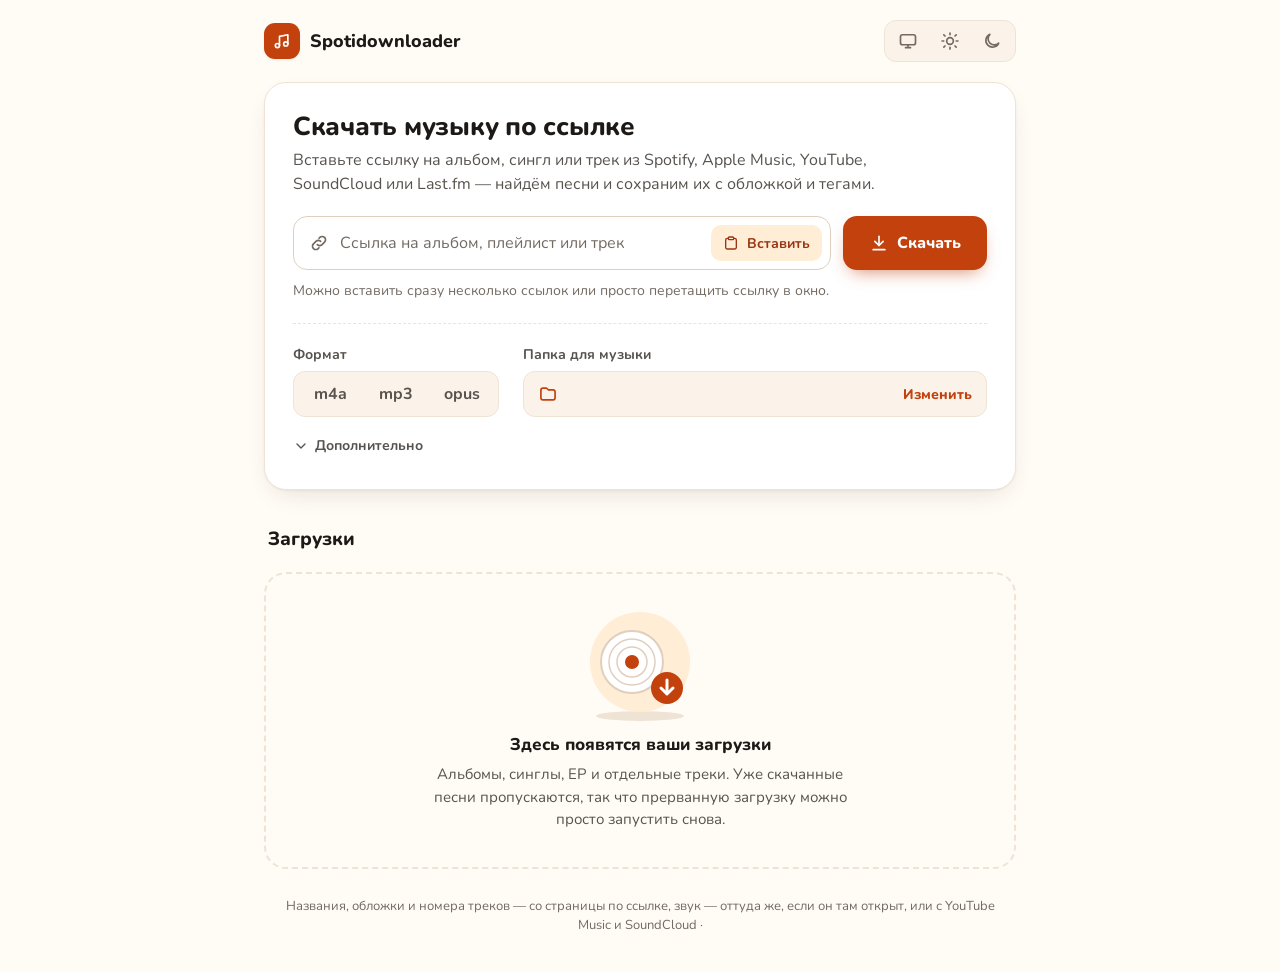
<file: spotidownloader/web/index.html>
<!doctype html>
<html lang="ru">
<head>
  <meta charset="utf-8">
  <meta name="viewport" content="width=device-width, initial-scale=1">
  <title>Spotidownloader</title>
  <link rel="stylesheet" href="style.css">
</head>
<body>
  <svg width="0" height="0" style="position:absolute" aria-hidden="true">
    <symbol id="i-note" viewBox="0 0 24 24"><path d="M9 17.5V6.5l10-2v11"/><circle cx="6.5" cy="17.5" r="2.5"/><circle cx="16.5" cy="15.5" r="2.5"/></symbol>
    <symbol id="i-link" viewBox="0 0 24 24"><path d="M10 14a4 4 0 0 0 5.66 0l3-3a4 4 0 0 0-5.66-5.66l-1 1"/><path d="M14 10a4 4 0 0 0-5.66 0l-3 3a4 4 0 0 0 5.66 5.66l1-1"/></symbol>
    <symbol id="i-clipboard" viewBox="0 0 24 24"><rect x="8" y="3" width="8" height="4" rx="1.5"/><path d="M16 5h1.5A2.5 2.5 0 0 1 20 7.5v11a2.5 2.5 0 0 1-2.5 2.5h-11A2.5 2.5 0 0 1 4 18.5v-11A2.5 2.5 0 0 1 6.5 5H8"/></symbol>
    <symbol id="i-download" viewBox="0 0 24 24"><path d="M12 4v11"/><path d="m7 10 5 5 5-5"/><path d="M5 20h14"/></symbol>
    <symbol id="i-search" viewBox="0 0 24 24"><circle cx="11" cy="11" r="6.5"/><path d="m20 20-4.2-4.2"/></symbol>
    <symbol id="i-folder" viewBox="0 0 24 24"><path d="M3.5 7.5A2.5 2.5 0 0 1 6 5h3.6a2 2 0 0 1 1.5.7L12.5 7H18a2.5 2.5 0 0 1 2.5 2.5v7A2.5 2.5 0 0 1 18 19H6a2.5 2.5 0 0 1-2.5-2.5z"/></symbol>
    <symbol id="i-check" viewBox="0 0 24 24"><path d="m5 12.5 4.5 4.5L19 7.5"/></symbol>
    <symbol id="i-x" viewBox="0 0 24 24"><path d="M6.5 6.5l11 11M17.5 6.5l-11 11"/></symbol>
    <symbol id="i-alert" viewBox="0 0 24 24"><path d="M10.3 4.2 2.9 17a2 2 0 0 0 1.7 3h14.8a2 2 0 0 0 1.7-3L13.7 4.2a2 2 0 0 0-3.4 0z"/><path d="M12 9.5v4"/><path d="M12 17h.01"/></symbol>
    <symbol id="i-stop" viewBox="0 0 24 24"><rect x="6.5" y="6.5" width="11" height="11" rx="2.5"/></symbol>
    <symbol id="i-sun" viewBox="0 0 24 24"><circle cx="12" cy="12" r="4"/><path d="M12 2.5v2M12 19.5v2M4.6 4.6 6 6M18 18l1.4 1.4M2.5 12h2M19.5 12h2M4.6 19.4 6 18M18 6l1.4-1.4"/></symbol>
    <symbol id="i-moon" viewBox="0 0 24 24"><path d="M20 14.5A8 8 0 1 1 9.5 4a6.5 6.5 0 0 0 10.5 10.5z"/></symbol>
    <symbol id="i-monitor" viewBox="0 0 24 24"><rect x="3" y="4.5" width="18" height="12" rx="2.5"/><path d="M9 20h6M12 16.5V20"/></symbol>
    <symbol id="i-chevron" viewBox="0 0 24 24"><path d="m6 9 6 6 6-6"/></symbol>
    <symbol id="i-dot" viewBox="0 0 24 24"><circle cx="12" cy="12" r="2.5"/></symbol>
    <symbol id="i-spinner" viewBox="0 0 24 24"><path d="M12 3a9 9 0 1 0 9 9"/></symbol>
    <symbol id="i-retry" viewBox="0 0 24 24"><path d="M20 11a8 8 0 1 0-2.34 5.66"/><path d="M20 4.5V11h-6.5"/></symbol>
  </svg>

  <div class="app">
    <header class="topbar">
      <div class="brand">
        <span class="logo"><svg class="icon" aria-hidden="true"><use href="#i-note"/></svg></span>
        <span>Spotidownloader</span>
      </div>
      <div id="theme" class="theme" role="radiogroup" aria-label="Тема оформления">
        <button type="button" role="radio" data-theme-choice="system" title="Как в системе" aria-label="Тема как в системе"><svg class="icon" aria-hidden="true"><use href="#i-monitor"/></svg></button>
        <button type="button" role="radio" data-theme-choice="light" title="Светлая" aria-label="Светлая тема"><svg class="icon" aria-hidden="true"><use href="#i-sun"/></svg></button>
        <button type="button" role="radio" data-theme-choice="dark" title="Тёмная" aria-label="Тёмная тема"><svg class="icon" aria-hidden="true"><use href="#i-moon"/></svg></button>
      </div>
    </header>

    <main>
      <section class="hero card" aria-labelledby="hero-title">
        <h1 id="hero-title">Скачать музыку по ссылке</h1>
        <p class="lead">Вставьте ссылку на альбом, сингл или трек из Spotify, Apple Music, YouTube, SoundCloud или Last.fm — найдём песни и сохраним их с обложкой и тегами.</p>

        <form id="form" class="linkbar" novalidate>
          <div class="field">
            <label for="link" class="sr-only">Ссылка на альбом или трек</label>
            <svg class="icon field-icon" aria-hidden="true"><use href="#i-link"/></svg>
            <input id="link" type="text" inputmode="url" autocomplete="off" spellcheck="false"
                   placeholder="Ссылка на альбом, плейлист или трек" aria-describedby="link-hint">
            <button type="button" id="paste" class="btn soft small paste"><svg class="icon sm" aria-hidden="true"><use href="#i-clipboard"/></svg>Вставить</button>
          </div>
          <button type="submit" id="submit" class="btn primary"><svg class="icon" aria-hidden="true"><use href="#i-download"/></svg><span id="submit-label">Скачать</span></button>
        </form>
        <p id="link-error" class="field-error" role="alert" hidden><svg class="icon sm" aria-hidden="true"><use href="#i-alert"/></svg><span id="link-error-text"></span></p>
        <p id="link-hint" class="hint">Можно вставить сразу несколько ссылок или просто перетащить ссылку в окно.</p>

        <div class="options">
          <div class="option">
            <span class="option-label" id="format-label">Формат</span>
            <div id="formats" class="segmented" role="radiogroup" aria-labelledby="format-label">
              <button type="button" role="radio" data-format="m4a">m4a</button>
              <button type="button" role="radio" data-format="mp3">mp3</button>
              <button type="button" role="radio" data-format="opus">opus</button>
            </div>
          </div>
          <div class="option grow">
            <span class="option-label" id="folder-label">Папка для музыки</span>
            <button type="button" id="folder" class="folder-chip" aria-describedby="folder-label">
              <svg class="icon" aria-hidden="true"><use href="#i-folder"/></svg>
              <span id="folder-path" class="folder-path"></span>
              <span class="chip-action">Изменить</span>
            </button>
          </div>
        </div>
        <p id="format-hint" class="hint"></p>

        <details class="more">
          <summary><svg class="icon sm" aria-hidden="true"><use href="#i-chevron"/></svg>Дополнительно</summary>
          <div class="more-body">
            <label class="switch">
              <input type="checkbox" id="dry-run">
              <span class="switch-track" aria-hidden="true"></span>
              <span>Только проверить, что найдётся, — ничего не скачивать</span>
            </label>
            <div class="stepper-row">
              <span id="threads-label">Сколько треков качать одновременно</span>
              <div class="stepper" role="group" aria-labelledby="threads-label">
                <button type="button" data-step="-1" aria-label="Меньше">−</button>
                <output id="threads" aria-live="polite">3</output>
                <button type="button" data-step="1" aria-label="Больше">+</button>
              </div>
            </div>
          </div>
        </details>
      </section>

      <section id="problems" class="banner" role="status" hidden>
        <svg class="icon" aria-hidden="true"><use href="#i-alert"/></svg>
        <div><strong>Кое-что стоит поправить</strong><ul id="problems-list"></ul></div>
      </section>

      <section class="queue" aria-labelledby="queue-title">
        <div class="queue-head">
          <h2 id="queue-title">Загрузки</h2>
          <div class="queue-actions">
            <button type="button" id="clear" class="btn ghost small" hidden>Убрать завершённые</button>
            <button type="button" id="stop" class="btn danger small" hidden><svg class="icon sm" aria-hidden="true"><use href="#i-stop"/></svg>Остановить</button>
          </div>
        </div>
        <div id="empty" class="empty">
          <svg class="empty-art" viewBox="0 0 160 120" aria-hidden="true">
            <ellipse class="art-shadow" cx="80" cy="110" rx="44" ry="5"/>
            <circle class="art-bg" cx="80" cy="56" r="50"/>
            <circle class="art-disc" cx="72" cy="56" r="31"/>
            <circle class="art-groove" cx="72" cy="56" r="23"/>
            <circle class="art-groove" cx="72" cy="56" r="15"/>
            <circle class="art-label" cx="72" cy="56" r="7"/>
            <circle class="art-badge" cx="107" cy="82" r="16"/>
            <path class="art-arrow" d="M107 74v14m-6-6 6 6 6-6"/>
          </svg>
          <p class="empty-title">Здесь появятся ваши загрузки</p>
          <p class="empty-text">Альбомы, синглы, EP и отдельные треки. Уже скачанные песни пропускаются, так что прерванную загрузку можно просто запустить снова.</p>
        </div>
        <ol id="jobs" class="jobs"></ol>
      </section>
    </main>

    <footer class="footer">Названия, обложки и номера треков — со страницы по ссылке, звук — оттуда же, если он там открыт, или с YouTube Music и SoundCloud · <span id="version"></span></footer>
    <p id="live" class="sr-only" aria-live="polite"></p>
  </div>

  <template id="job-template">
    <li class="job card">
      <div class="job-head">
        <div class="cover"><img alt="" hidden><svg class="icon cover-placeholder" aria-hidden="true"><use href="#i-note"/></svg></div>
        <div class="job-info">
          <p class="job-kind"></p>
          <h3 class="job-title"></h3>
          <p class="job-sub"></p>
          <div class="progress" role="progressbar" aria-label="Прогресс" aria-valuemin="0" aria-valuemax="100" aria-valuenow="0"><span class="progress-fill"></span></div>
          <p class="job-status"><span class="status-dot" aria-hidden="true"></span><span class="status-text"></span></p>
        </div>
        <div class="job-actions">
          <button type="button" class="btn ghost small retry" hidden><svg class="icon sm" aria-hidden="true"><use href="#i-retry"/></svg><span class="retry-label">Повторить</span></button>
          <button type="button" class="btn soft small open" hidden><svg class="icon sm" aria-hidden="true"><use href="#i-folder"/></svg>Открыть папку</button>
          <button type="button" class="icon-btn toggle" aria-expanded="false" aria-label="Показать треки" hidden><svg class="icon" aria-hidden="true"><use href="#i-chevron"/></svg></button>
        </div>
      </div>
      <ol class="tracks" hidden></ol>
    </li>
  </template>

  <template id="track-template">
    <li class="track">
      <span class="track-num"></span>
      <div class="track-main">
        <p class="track-title"></p>
        <p class="track-meta"></p>
        <p class="track-note"></p>
      </div>
      <div class="track-side">
        <span class="track-dur"></span>
        <span class="badge"><svg class="icon" aria-hidden="true"><use href="#i-dot"/></svg><span class="badge-text"></span></span>
      </div>
    </li>
  </template>

  <script src="app.js"></script>
</body>
</html>
</file>
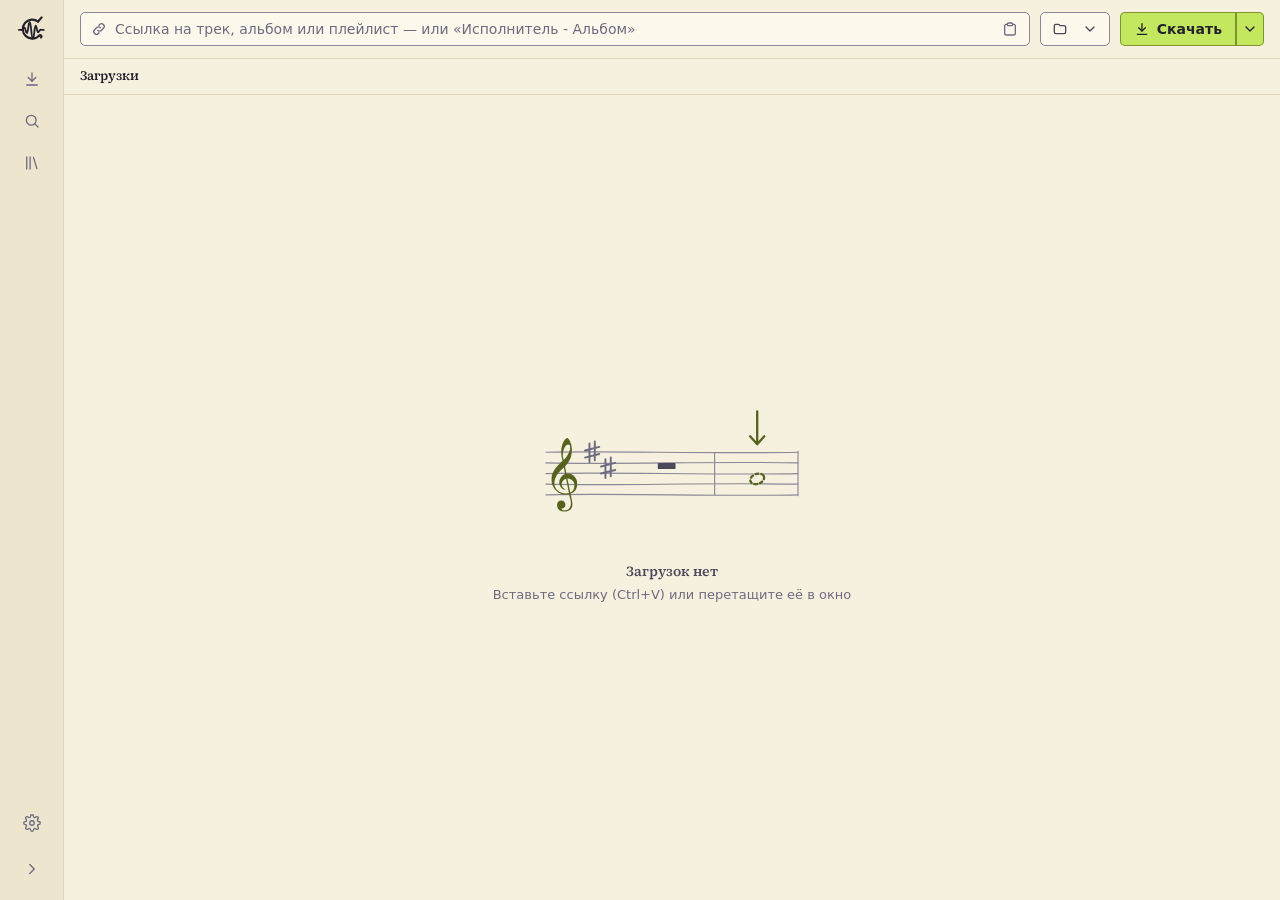
<file: trackhound/web/index.html>
<!doctype html>
<html lang="ru">
<head>
  <meta charset="utf-8">
  <meta name="viewport" content="width=device-width, initial-scale=1">
  <title>Trackhound</title>
  <link rel="stylesheet" href="style.css">
</head>
<body>
  <svg width="0" height="0" style="position:absolute" aria-hidden="true">
    <symbol id="i-note" viewBox="0 0 24 24"><path d="M9 17.5V6.5l10-2v11"/><circle cx="6.5" cy="17.5" r="2.5"/><circle cx="16.5" cy="15.5" r="2.5"/></symbol>
    <symbol id="i-link" viewBox="0 0 24 24"><path d="M10 14a4 4 0 0 0 5.66 0l3-3a4 4 0 0 0-5.66-5.66l-1 1"/><path d="M14 10a4 4 0 0 0-5.66 0l-3 3a4 4 0 0 0 5.66 5.66l1-1"/></symbol>
    <symbol id="i-clipboard" viewBox="0 0 24 24"><rect x="8" y="3" width="8" height="4" rx="1.5"/><path d="M16 5h1.5A2.5 2.5 0 0 1 20 7.5v11a2.5 2.5 0 0 1-2.5 2.5h-11A2.5 2.5 0 0 1 4 18.5v-11A2.5 2.5 0 0 1 6.5 5H8"/></symbol>
    <symbol id="i-download" viewBox="0 0 24 24"><g class="drop"><path d="M12 4v11"/><path d="m7 10 5 5 5-5"/></g><path d="M5 20h14"/></symbol>
    <symbol id="i-library" viewBox="0 0 24 24"><path d="M5 4v16M9.5 4v16"/><path d="m14 4.5 4.5 15"/></symbol>
    <symbol id="i-list" viewBox="0 0 24 24"><path d="M9 6h11M9 12h11M9 18h11"/><path d="M4.5 6h.01M4.5 12h.01M4.5 18h.01"/></symbol>
    <symbol id="i-settings" viewBox="0 0 24 24"><circle cx="12" cy="12" r="3"/><path d="M19.4 15a1.7 1.7 0 0 0 .3 1.8l.1.1a2 2 0 1 1-2.8 2.8l-.1-.1a1.7 1.7 0 0 0-1.8-.3 1.7 1.7 0 0 0-1 1.5V21a2 2 0 1 1-4 0v-.1a1.7 1.7 0 0 0-1.1-1.5 1.7 1.7 0 0 0-1.8.3l-.1.1a2 2 0 1 1-2.8-2.8l.1-.1a1.7 1.7 0 0 0 .3-1.8 1.7 1.7 0 0 0-1.5-1H3a2 2 0 1 1 0-4h.1a1.7 1.7 0 0 0 1.5-1.1 1.7 1.7 0 0 0-.3-1.8l-.1-.1a2 2 0 1 1 2.8-2.8l.1.1a1.7 1.7 0 0 0 1.8.3H9a1.7 1.7 0 0 0 1-1.5V3a2 2 0 1 1 4 0v.1a1.7 1.7 0 0 0 1 1.5 1.7 1.7 0 0 0 1.8-.3l.1-.1a2 2 0 1 1 2.8 2.8l-.1.1a1.7 1.7 0 0 0-.3 1.8V9a1.7 1.7 0 0 0 1.5 1H21a2 2 0 1 1 0 4h-.1a1.7 1.7 0 0 0-1.5 1z"/></symbol>
    <symbol id="i-search" viewBox="0 0 24 24"><circle cx="11" cy="11" r="6.5"/><path d="m20 20-4.2-4.2"/></symbol>
    <symbol id="i-folder" viewBox="0 0 24 24"><path d="M3.5 7.5A2.5 2.5 0 0 1 6 5h3.6a2 2 0 0 1 1.5.7L12.5 7H18a2.5 2.5 0 0 1 2.5 2.5v7A2.5 2.5 0 0 1 18 19H6a2.5 2.5 0 0 1-2.5-2.5z"/></symbol>
    <symbol id="i-check" viewBox="0 0 24 24"><path d="m5 12.5 4.5 4.5L19 7.5"/></symbol>
    <symbol id="i-x" viewBox="0 0 24 24"><path d="M6.5 6.5l11 11M17.5 6.5l-11 11"/></symbol>
    <symbol id="i-alert" viewBox="0 0 24 24"><path d="M10.3 4.2 2.9 17a2 2 0 0 0 1.7 3h14.8a2 2 0 0 0 1.7-3L13.7 4.2a2 2 0 0 0-3.4 0z"/><path d="M12 9.5v4"/><path d="M12 17h.01"/></symbol>
    <symbol id="i-pause" viewBox="0 0 24 24"><path d="M9.5 6v12M14.5 6v12"/></symbol>
    <symbol id="i-play" viewBox="0 0 24 24"><path d="M8 5.5v13l11-6.5z"/></symbol>
    <symbol id="i-stop" viewBox="0 0 24 24"><rect x="6.5" y="6.5" width="11" height="11" rx="1.5"/></symbol>
    <symbol id="i-sun" viewBox="0 0 24 24"><circle cx="12" cy="12" r="4"/><path d="M12 2.5v2M12 19.5v2M4.6 4.6 6 6M18 18l1.4 1.4M2.5 12h2M19.5 12h2M4.6 19.4 6 18M18 6l1.4-1.4"/></symbol>
    <symbol id="i-moon" viewBox="0 0 24 24"><path d="M20 14.5A8 8 0 1 1 9.5 4a6.5 6.5 0 0 0 10.5 10.5z"/></symbol>
    <symbol id="i-monitor" viewBox="0 0 24 24"><rect x="3" y="4.5" width="18" height="12" rx="2"/><path d="M9 20h6M12 16.5V20"/></symbol>
    <symbol id="i-grid" viewBox="0 0 24 24"><rect x="4" y="4" width="6.5" height="6.5" rx="1.2"/><rect x="13.5" y="4" width="6.5" height="6.5" rx="1.2"/><rect x="4" y="13.5" width="6.5" height="6.5" rx="1.2"/><rect x="13.5" y="13.5" width="6.5" height="6.5" rx="1.2"/></symbol>
    <symbol id="i-arrow-left" viewBox="0 0 24 24"><path d="M19 12H5"/><path d="m11 18-6-6 6-6"/></symbol>
    <symbol id="i-chevron" viewBox="0 0 24 24"><path d="m6 9 6 6 6-6"/></symbol>
    <symbol id="i-chevron-right" viewBox="0 0 24 24"><path d="m9 6 6 6-6 6"/></symbol>
    <symbol id="i-dot" viewBox="0 0 24 24"><circle cx="12" cy="12" r="2.5"/></symbol>
    <symbol id="i-spinner" viewBox="0 0 24 24"><path d="M6.34 17.66A8 8 0 0 1 17.66 6.34"/></symbol>
    <symbol id="i-level" viewBox="0 0 24 24"><path d="M6 19v-8"/><path d="M12 19v-8"/><path d="M18 19v-8"/></symbol>
    <symbol id="i-trash" viewBox="0 0 24 24"><path d="M4.5 7h15"/><path d="M9.5 7V5.5A1.5 1.5 0 0 1 11 4h2a1.5 1.5 0 0 1 1.5 1.5V7"/><path d="M6.5 7v11.5A1.5 1.5 0 0 0 8 20h8a1.5 1.5 0 0 0 1.5-1.5V7"/><path d="M10.5 11v5M13.5 11v5"/></symbol>
    <symbol id="i-bookmark" viewBox="0 0 24 24"><path d="M6.5 4.5h11a1 1 0 0 1 1 1v14l-6.5-4-6.5 4v-14a1 1 0 0 1 1-1z"/></symbol>
    <symbol id="i-eye" viewBox="0 0 24 24"><path d="M2.5 12S6 5.5 12 5.5 21.5 12 21.5 12 18 18.5 12 18.5 2.5 12 2.5 12z"/><circle cx="12" cy="12" r="3"/></symbol>
    <symbol id="i-tag" viewBox="0 0 24 24"><path d="M3.5 12.1V5A1.5 1.5 0 0 1 5 3.5h7.1a1.5 1.5 0 0 1 1.06.44l7.4 7.4a1.5 1.5 0 0 1 0 2.12l-7.1 7.1a1.5 1.5 0 0 1-2.12 0l-7.4-7.4a1.5 1.5 0 0 1-.44-1.06z"/><circle cx="8.5" cy="8.5" r="1.5"/></symbol>
    <!-- The player's own, from Material Icons as Harmonoid draws them: filled, not outlined -->
    <symbol id="i-mi-prev" viewBox="0 0 24 24" fill="currentColor" stroke="none"><path d="M6 6h2v12H6zm3.5 6 8.5 6V6z"/></symbol>
    <symbol id="i-mi-play" viewBox="0 0 24 24" fill="currentColor" stroke="none"><path d="M8 5v14l11-7z"/></symbol>
    <symbol id="i-mi-pause" viewBox="0 0 24 24" fill="currentColor" stroke="none"><path d="M6 19h4V5H6v14zm8-14v14h4V5h-4z"/></symbol>
    <symbol id="i-mi-next" viewBox="0 0 24 24" fill="currentColor" stroke="none"><path d="m6 18 8.5-6L6 6v12zM16 6v12h2V6h-2z"/></symbol>
    <symbol id="i-mi-volume" viewBox="0 0 24 24" fill="currentColor" stroke="none"><path d="M3 9v6h4l5 5V4L7 9H3zm13.5 3A4.5 4.5 0 0 0 14 7.97v8.05c1.48-.73 2.5-2.25 2.5-4.02zM14 3.23v2.06c2.89.86 5 3.54 5 6.71s-2.11 5.85-5 6.71v2.06c4.01-.91 7-4.49 7-8.77s-2.99-7.86-7-8.77z"/></symbol>
    <symbol id="i-mi-volume-low" viewBox="0 0 24 24" fill="currentColor" stroke="none"><path d="M18.5 12A4.5 4.5 0 0 0 16 7.97v8.05c1.48-.73 2.5-2.25 2.5-4.02zM5 9v6h4l5 5V4L9 9H5z"/></symbol>
    <symbol id="i-mi-mute" viewBox="0 0 24 24" fill="currentColor" stroke="none"><path d="M16.5 12A4.5 4.5 0 0 0 14 7.97v2.21l2.45 2.45c.03-.2.05-.41.05-.63zm2.5 0c0 .94-.2 1.82-.54 2.64l1.51 1.51A8.796 8.796 0 0 0 21 12c0-4.28-2.99-7.86-7-8.77v2.06c2.89.86 5 3.54 5 6.71zM4.27 3 3 4.27 7.73 9H3v6h4l5 5v-6.73l4.25 4.25c-.67.52-1.42.93-2.25 1.18v2.06a8.99 8.99 0 0 0 3.69-1.81L19.73 21 21 19.73l-9-9L4.27 3zM12 4 9.91 6.09 12 8.18V4z"/></symbol>
    <symbol id="i-mi-lyrics" viewBox="0 0 24 24" fill="currentColor" stroke="none"><path d="M14 9c0-2.04 1.24-3.79 3-4.57V4c0-1.1-.9-2-2-2H4c-1.1 0-1.99.9-1.99 2L2 22l4-4h9c1.1 0 2-.9 2-2v-2.42c-1.76-.78-3-2.53-3-4.58zm-4 5H6v-2h4v2zm3-3H6V9h7v2zm0-3H6V6h7v2z"/><path d="M20 6.18c-.31-.11-.65-.18-1-.18-1.66 0-3 1.34-3 3s1.34 3 3 3 3-1.34 3-3V3h2V1h-4v5.18z"/></symbol>
    <symbol id="i-mi-shuffle" viewBox="0 0 24 24" fill="currentColor" stroke="none"><path d="M10.59 9.17 5.41 4 4 5.41l5.17 5.17 1.42-1.41zM14.5 4l2.04 2.04L4 18.59 5.41 20 17.96 7.46 20 9.5V4h-5.5zm.33 9.41-1.41 1.41 3.13 3.13L14.5 20H20v-5.5l-2.04 2.04-3.13-3.13z"/></symbol>
    <symbol id="i-mi-queue" viewBox="0 0 24 24" fill="currentColor" stroke="none"><path d="M15 6H3v2h12V6zm0 4H3v2h12v-2zM3 16h8v-2H3v2zM17 6v8.18c-.31-.11-.65-.18-1-.18-1.66 0-3 1.34-3 3s1.34 3 3 3 3-1.34 3-3V8h3V6h-5z"/></symbol>
    <symbol id="i-mi-eq" viewBox="0 0 24 24" fill="currentColor" stroke="none"><path d="M10 20h4V4h-4v16zm-6 0h4v-8H4v8zM16 9v11h4V9h-4z"/></symbol>
    <symbol id="i-plus" viewBox="0 0 24 24"><path d="M12 5v14M5 12h14"/></symbol>
    <symbol id="i-playlist" viewBox="0 0 24 24"><path d="M4 6h13M4 11h13M4 16h7"/><path d="M15 14v6l5-3z"/></symbol>
    <symbol id="i-playlist-add" viewBox="0 0 24 24"><path d="M4 6h12M4 11h12M4 16h7"/><path d="M18 13v7M14.5 16.5h7"/></symbol>
    <symbol id="i-queue-next" viewBox="0 0 24 24"><path d="M4 7h9M4 12h9M4 17h6"/><path d="M16 9l5 3-5 3z"/></symbol>
    <symbol id="i-history" viewBox="0 0 24 24"><path d="M3.5 12a8.5 8.5 0 1 0 2.6-6.1"/><path d="M3.5 4.5v4h4"/><path d="M12 8v4.5l3 2"/></symbol>
    <symbol id="i-trend" viewBox="0 0 24 24"><path d="M3 17l6-6 4 4 8-8"/><path d="M15 7h6v6"/></symbol>
    <symbol id="i-grip" viewBox="0 0 24 24"><path d="M9 6h.01M15 6h.01M9 12h.01M15 12h.01M9 18h.01M15 18h.01"/></symbol>
    <symbol id="i-edit" viewBox="0 0 24 24"><path d="M4 20h4L19 9l-4-4L4 16z"/><path d="M13.5 6.5l4 4"/></symbol>
    <symbol id="i-export" viewBox="0 0 24 24"><path d="M12 15V4"/><path d="M7.5 8.5 12 4l4.5 4.5"/><path d="M5 14v5h14v-5"/></symbol>
    <symbol id="i-file-in" viewBox="0 0 24 24"><path d="M14 3H6.5a1 1 0 0 0-1 1v16a1 1 0 0 0 1 1h11a1 1 0 0 0 1-1V7.5z"/><path d="M14 3v4.5h4.5"/><path d="M12 10.5v6"/><path d="M9.5 14l2.5 2.5 2.5-2.5"/></symbol>
    <symbol id="i-headphones" viewBox="0 0 24 24"><path d="M4 15v-3a8 8 0 0 1 16 0v3"/><path d="M4 15h3v5H5a1 1 0 0 1-1-1zM20 15h-3v5h2a1 1 0 0 0 1-1z"/></symbol>
    <symbol id="i-mi-repeat" viewBox="0 0 24 24" fill="currentColor" stroke="none"><path d="M7 7h10v3l4-4-4-4v3H5v6h2V7zm10 10H7v-3l-4 4 4 4v-3h12v-6h-2v4z"/></symbol>
    <symbol id="i-mi-repeat-one" viewBox="0 0 24 24" fill="currentColor" stroke="none"><path d="M7 7h10v3l4-4-4-4v3H5v6h2V7zm10 10H7v-3l-4 4 4 4v-3h12v-6h-2v4zm-4-2V9h-1l-2 1v1h1.5v4H13z"/></symbol>
    <symbol id="i-mi-close" viewBox="0 0 24 24" fill="currentColor" stroke="none"><path d="M19 6.41 17.59 5 12 10.59 6.41 5 5 6.41 10.59 12 5 17.59 6.41 19 12 13.41 17.59 19 19 17.59 13.41 12z"/></symbol>
    <symbol id="i-mi-full" viewBox="0 0 24 24" fill="currentColor" stroke="none"><path d="M7 14H5v5h5v-2H7v-3zm-2-4h2V7h3V5H5v5zm12 7h-3v2h5v-5h-2v3zM14 5v2h3v3h2V5h-5z"/></symbol>
    <symbol id="i-mi-full-exit" viewBox="0 0 24 24" fill="currentColor" stroke="none"><path d="M5 16h3v3h2v-5H5v2zm3-8H5v2h5V5H8v3zm6 11h2v-3h3v-2h-5v5zm2-11V5h-2v5h5V8h-3z"/></symbol>
    <symbol id="i-retry" viewBox="0 0 24 24"><path d="M20 12a8 8 0 1 1-2.34-5.66l.85.85"/><path d="M18.51 1.19v6h-6"/></symbol>
    <symbol id="i-brand" viewBox="0 0 48 48">
      <g fill="none" stroke="currentColor" stroke-linecap="round" stroke-linejoin="round" stroke-width="3">
        <path d="M32.6 13.6 A13.4 13.4 0 1 0 34 33.4"/>
        <path d="M32.6 13.6 C34.2 11.4 36 9.6 37.6 7.6"/>
        <path d="M34 33.4 C36.6 31.6 38.6 34.4 36.6 36"/>
        <path stroke-width="2.6" d="M5.5 25.2 C8 24.8 8.6 26 10.2 25 C11.8 24 12 21.6 13.4 21.8 C15 22 15 29.6 16.8 29.6 C18.8 29.6 18.6 14.4 20.8 14.4 C23 14.4 22.8 37.4 25.2 37.4 C27.4 37.4 27.2 19.4 29.2 19.4 C30.8 19.4 30.8 28.6 32.6 28.6 C34.2 28.6 34.4 25 36.2 25 C37.8 25 38.6 25.6 40.6 25.2"/>
      </g>
    </symbol>
    <!-- The treble clef's outline is Noto Music's (SIL Open Font License, see fonts/OFL.txt) -->
    <symbol id="i-clef" viewBox="50 -1334 611 1732"><path transform="scale(1 -1)" fill="currentColor" stroke="none" d="M314 801Q300 854 291.0 906.0Q282 958 282 1012Q282 1059 288.5 1100.5Q295 1142 307 1177Q320 1217 341.0 1252.5Q362 1288 385.5 1311.0Q409 1334 427 1334Q451 1334 493 1249Q514 1206 524.0 1156.0Q534 1106 534 1049Q534 978 515.0 907.5Q496 837 459.5 775.0Q423 713 372 666L407 498Q422 500 432.0 501.0Q442 502 447 502Q508 502 556.0 467.5Q604 433 632.5 377.0Q661 321 661 254Q661 177 621.5 115.5Q582 54 503 25Q508 8 532 -117Q538 -147 541.0 -164.5Q544 -182 545.0 -195.0Q546 -208 546 -225Q546 -275 521.5 -314.5Q497 -354 455.5 -376.0Q414 -398 363 -398Q311 -398 271.0 -378.5Q231 -359 208.0 -324.5Q185 -290 185 -245Q185 -197 211.5 -165.0Q238 -133 287 -133Q329 -133 355.5 -163.5Q382 -194 382 -236Q382 -272 357.0 -299.0Q332 -326 292 -326H282Q308 -365 364 -365Q433 -365 472.0 -320.0Q511 -275 511 -205Q511 -188 507.0 -159.5Q503 -131 493 -91Q483 -51 477.5 -25.0Q472 1 470 12Q436 2 390 2Q304 2 222 52Q142 102 96.0 184.0Q50 266 50 361Q50 451 91 530Q132 609 192.5 675.0Q253 741 314 801ZM341 826Q364 838 390.0 870.5Q416 903 440.0 945.0Q464 987 479.0 1029.5Q494 1072 494 1106Q494 1142 483.0 1163.0Q472 1184 445 1184Q421 1184 398.5 1162.0Q376 1140 358.5 1103.5Q341 1067 331.0 1022.0Q321 977 321 930Q321 898 327.5 872.0Q334 846 341 826ZM398 379Q371 373 347.0 353.5Q323 334 308.5 306.5Q294 279 294 248Q294 223 307.0 196.5Q320 170 339 154Q352 142 365 136Q380 129 380 123Q380 120 370 117Q332 126 301.5 151.0Q271 176 253.5 211.5Q236 247 236 287Q236 330 253.5 370.0Q271 410 302.5 442.0Q334 474 374 490L345 641Q229 547 174.5 456.5Q120 366 120 277Q120 212 154.0 156.0Q188 100 247.0 65.5Q306 31 380 31Q400 31 420.5 35.0Q441 39 464 45ZM495 55Q593 97 593 227Q593 270 571.0 305.5Q549 341 512.0 362.0Q475 383 429 383Z"/></symbol>

    <!-- The empty screens are drawn in lines, in the theme's own colours: a staff
         with nothing written on it yet, an empty crate, a lens that found no note -->
    <symbol id="scene-empty-downloads" viewBox="0 0 320 180">
      <g class="sc-line"><path d="M18 70 C90 68 200 72 302 70"/><path d="M18 82 C100 84 210 80 302 82"/><path d="M18 94 C80 92 220 96 302 94"/><path d="M18 106 C110 108 190 104 302 106"/><path d="M18 118 C90 116 230 120 302 118"/></g>
      <path class="sc-line" d="M302 69 V119 M208 70 V118"/>
      <use href="#i-clef" class="sc-a" x="24" y="54" width="29.3" height="83.1"/>
      <g class="sc-b"><path d="M67 60 V81 M73 58 V79 M62 68 L78 64 M62 76 L78 72"/><path d="M85 78 V99 M91 76 V97 M80 86 L96 82 M80 94 L96 90"/></g>
      <rect class="sc-ink sc-fill" x="144" y="82" width="20" height="7" rx="1"/>
      <g class="sc-a"><ellipse cx="256" cy="100" rx="8" ry="5.6" transform="rotate(-20 256 100)" stroke-dasharray="3 3.4"/><path d="M256 24 V60 M248 52 L256 61 L264 52"/></g>
    </symbol>
    <symbol id="scene-empty-library" viewBox="0 0 320 180">
      <path class="sc-line" d="M22 153 C90 150 230 156 300 152"/>
      <g class="sc-ink">
        <path d="M74 84 L98 60 H236 L212 84 Z"/>
        <path d="M74 84 H212 V151 H74 Z"/>
        <path d="M212 84 L236 60 V127 L212 151"/>
        <path d="M74 106 H212 M74 128 H212"/>
        <rect x="122" y="91" width="42" height="9" rx="4.5"/>
      </g>
      <g class="sc-a" stroke-dasharray="4 4.5"><rect x="246" y="92" width="48" height="48" rx="2" transform="rotate(9 270 116)"/><circle cx="270" cy="116" r="8"/></g>
      <g class="sc-c"><path d="M46 40 V62 M35 51 H57 M38 43 L54 59 M54 43 L38 59"/></g>
      <g class="sc-b"><path d="M263 36 V57 M269 34 V55 M258 44 L274 40 M258 52 L274 48"/></g>
    </symbol>
    <symbol id="scene-nothing-found" viewBox="0 0 320 180">
      <g class="sc-line"><path d="M18 56 C90 54 200 58 302 56"/><path d="M18 68 C100 70 210 66 302 68"/><path d="M18 80 C80 78 220 82 302 80"/><path d="M18 92 C110 94 190 90 302 92"/><path d="M18 104 C90 102 230 106 302 104"/></g>
      <g class="sc-ink"><ellipse class="sc-fill" cx="48" cy="92" rx="7.6" ry="5.4" transform="rotate(-20 48 92)"/><path d="M55 90 V58"/><ellipse class="sc-fill" cx="272" cy="74" rx="7.6" ry="5.4" transform="rotate(-20 272 74)"/><path d="M279 72 V38"/></g>
      <circle class="sc-paper" cx="158" cy="82" r="43"/>
      <circle class="sc-ink" cx="158" cy="82" r="43" style="stroke-width: 3"/>
      <path class="sc-ink" style="stroke-width: 6" d="M190 114 L222 148"/>
      <g class="sc-a" stroke-dasharray="3 3.6"><ellipse cx="158" cy="86" rx="9" ry="6.4" transform="rotate(-20 158 86)"/></g>
      <g class="sc-b"><path d="M127 52 V73 M133 50 V71 M122 60 L138 56 M122 68 L138 64"/></g>
    </symbol>
    <symbol id="scene-settings" viewBox="0 0 220 120">
      <g class="sc-line"><path d="M18 32 C80 30 150 34 202 32"/><path d="M18 62 C90 64 140 60 202 62"/><path d="M18 92 C70 91 160 94 202 92"/></g>
      <g class="sc-a"><ellipse class="sc-fill" cx="72" cy="32" rx="9" ry="6.4" transform="rotate(-20 72 32)"/><path d="M80 30 V6"/></g>
      <g class="sc-b"><ellipse class="sc-fill" cx="150" cy="62" rx="9" ry="6.4" transform="rotate(-20 150 62)"/><path d="M158 60 V36"/></g>
      <g class="sc-a"><ellipse class="sc-fill" cx="104" cy="92" rx="9" ry="6.4" transform="rotate(-20 104 92)"/><path d="M112 90 V66"/></g>
      <g class="sc-c"><path d="M186 82 V102 M176 92 H196 M179 85 L193 99 M193 85 L179 99"/></g>
    </symbol>

    <!-- For the hand-drawn look: a line that is not quite straight, and a coloured
         pencil's grain, lighter where an area is coloured in than where a line is drawn -->
    <filter id="wobble" x="-3%" y="-30%" width="106%" height="160%">
      <feTurbulence type="fractalNoise" baseFrequency="0.03" numOctaves="2" seed="4" result="w"/>
      <feDisplacementMap in="SourceGraphic" in2="w" scale="3.2" xChannelSelector="R" yChannelSelector="G"/>
    </filter>
    <filter id="pencil" x="-6%" y="-10%" width="112%" height="120%">
      <feTurbulence type="fractalNoise" baseFrequency="0.04" numOctaves="2" seed="9" result="w"/>
      <feDisplacementMap in="SourceGraphic" in2="w" scale="2.6" xChannelSelector="R" yChannelSelector="G" result="d"/>
      <feTurbulence type="fractalNoise" baseFrequency="0.95" numOctaves="2" seed="21" result="g"/>
      <feColorMatrix in="g" type="matrix" values="0 0 0 0 0  0 0 0 0 0  0 0 0 0 0  0 0 0 -2.1 1.85" result="m"/>
      <feComposite in="d" in2="m" operator="in"/>
    </filter>
    <filter id="crayon" x="-6%" y="-10%" width="112%" height="120%">
      <feTurbulence type="fractalNoise" baseFrequency="0.04" numOctaves="2" seed="5" result="w"/>
      <feDisplacementMap in="SourceGraphic" in2="w" scale="2.2" xChannelSelector="R" yChannelSelector="G" result="d"/>
      <feTurbulence type="fractalNoise" baseFrequency="0.8" numOctaves="2" seed="33" result="g"/>
      <feColorMatrix in="g" type="matrix" values="0 0 0 0 0  0 0 0 0 0  0 0 0 0 0  0 0 0 -2.3 2.15" result="m"/>
      <feComposite in="d" in2="m" operator="in"/>
    </filter>
  </svg>

  <div class="app">
    <nav class="sidebar" aria-label="Разделы">
      <div class="brand">
        <span class="logo" aria-hidden="true"><svg class="icon"><use href="#i-brand"/></svg></span>
        <span class="brand-name">Trackhound</span>
      </div>
      <button type="button" class="nav-item" data-view="download" title="Загрузка (Ctrl+1)" aria-label="Загрузка">
        <span id="download-ring" class="nav-ring" aria-hidden="true" hidden></span>
        <svg class="icon" aria-hidden="true"><use href="#i-download"/></svg>
        <span class="nav-label">Загрузка</span>
      </button>
      <button type="button" class="nav-item" data-view="search" title="Поиск (Ctrl+2)" aria-label="Поиск">
        <svg class="icon" aria-hidden="true"><use href="#i-search"/></svg>
        <span class="nav-label">Поиск</span>
      </button>
      <button type="button" class="nav-item" data-view="library" title="Библиотека (Ctrl+3)" aria-label="Библиотека">
        <svg class="icon" aria-hidden="true"><use href="#i-library"/></svg>
        <span class="nav-label">Библиотека</span>
      </button>
      <span class="spacer"></span>
      <button type="button" class="nav-item" data-view="settings" title="Настройки (Ctrl+4)" aria-label="Настройки">
        <svg class="icon" aria-hidden="true"><use href="#i-settings"/></svg>
        <span class="nav-label">Настройки</span>
        <span id="settings-dot" class="nav-dot" hidden></span>
      </button>
      <button type="button" id="sidebar-toggle" class="nav-item nav-toggle" aria-expanded="false"
              title="Развернуть панель (Ctrl+B)" aria-label="Развернуть панель">
        <svg class="icon" aria-hidden="true"><use href="#i-chevron-right"/></svg>
        <span class="nav-label">Свернуть</span>
      </button>
    </nav>

    <div class="main">
      <section id="view-download" class="view" aria-label="Загрузка">
        <form id="form" class="toolbar" novalidate>
          <div class="field">
            <svg class="icon sm" aria-hidden="true"><use href="#i-link"/></svg>
            <input id="link" type="text" inputmode="url" autocomplete="off" spellcheck="false"
                   placeholder="Ссылка на трек, альбом или плейлист — или «Исполнитель - Альбом»" aria-label="Ссылка"
                   role="combobox" aria-autocomplete="list" aria-controls="suggest" aria-expanded="false">
            <div id="suggest" class="menu suggest" role="listbox" aria-label="Найдено" hidden></div>
            <button type="button" id="paste" class="icon-btn" title="Вставить из буфера обмена" aria-label="Вставить из буфера обмена">
              <svg class="icon sm" aria-hidden="true"><use href="#i-clipboard"/></svg>
            </button>
          </div>
          <div class="split">
            <button type="button" id="profile" class="tool-btn" aria-haspopup="dialog" aria-expanded="false"
                    title="Формат, папка и профили">
              <svg class="icon sm" aria-hidden="true"><use href="#i-folder"/></svg>
              <span id="profile-name"></span>
              <svg class="icon sm" aria-hidden="true"><use href="#i-chevron"/></svg>
            </button>
            <div id="profile-menu" class="menu target-menu" role="dialog" aria-label="Формат, папка и профили" hidden>
              <p class="menu-label">Формат</p>
              <div id="formats" class="segmented" role="radiogroup" aria-label="Формат">
                <button type="button" role="radio" data-format="mp3">mp3</button>
                <button type="button" role="radio" data-format="m4a">m4a</button>
                <button type="button" role="radio" data-format="opus">opus</button>
              </div>
              <p class="menu-label">Папка для музыки</p>
              <button type="button" id="folder">
                <svg class="icon sm" aria-hidden="true"><use href="#i-folder"/></svg>
                <span id="folder-name" class="menu-name"></span><span class="menu-note">Изменить…</span>
              </button>
              <div class="menu-divider" role="separator"></div>
              <p class="menu-label">Профили</p>
              <div id="profile-list" role="menu" aria-label="Профили"></div>
            </div>
          </div>
          <div class="split">
            <button type="submit" id="submit" class="btn primary">
              <svg class="icon sm" aria-hidden="true"><use href="#i-download"/></svg><span id="submit-label">Скачать</span>
            </button>
            <button type="button" id="mode" class="btn primary split-arrow" aria-haspopup="menu" aria-expanded="false" aria-label="Режим" title="Режим">
              <svg class="icon sm" aria-hidden="true"><use href="#i-chevron"/></svg>
            </button>
            <div id="mode-menu" class="menu" role="menu" hidden>
              <button type="button" role="menuitemradio" data-dry-run="false">
                <svg class="icon sm check" aria-hidden="true"><use href="#i-check"/></svg>Скачать
              </button>
              <button type="button" role="menuitemradio" data-dry-run="true">
                <svg class="icon sm check" aria-hidden="true"><use href="#i-check"/></svg>Только проверить, что найдётся
              </button>
              <div class="menu-divider" role="separator"></div>
              <button type="button" role="menuitem" data-action="import">
                <svg class="icon sm" aria-hidden="true"><use href="#i-list"/></svg>Скачать список из файла…
              </button>
            </div>
          </div>
        </form>
        <p id="link-note" class="strip" role="status" hidden>
          <svg class="icon sm" aria-hidden="true"><use href="#i-list"/></svg><span id="link-note-text"></span>
        </p>
        <p id="link-error" class="strip danger" role="alert" hidden>
          <svg class="icon sm" aria-hidden="true"><use href="#i-alert"/></svg><span id="link-error-text"></span>
        </p>
        <div id="problems" class="strip warn" role="status" hidden>
          <svg class="icon sm" aria-hidden="true"><use href="#i-alert"/></svg><ul id="problems-list"></ul>
        </div>

        <div class="list-head">
          <span class="list-title">Загрузки</span><span id="jobs-count" class="count"></span>
          <span id="download-status" class="list-status" role="status"></span>
          <span class="spacer"></span>
          <button type="button" id="clear" class="btn ghost" hidden>Убрать завершённые</button>
          <button type="button" class="btn ghost pause" hidden aria-pressed="false"><svg class="icon sm" aria-hidden="true"><use href="#i-pause"/></svg><span>Пауза</span></button>
          <button type="button" class="btn ghost stop" hidden><svg class="icon sm" aria-hidden="true"><use href="#i-stop"/></svg>Остановить</button>
        </div>
        <div class="list-scroll">
          <div id="empty" class="empty">
            <svg class="scene" aria-hidden="true"><use href="#scene-empty-downloads"/></svg>
            <p class="empty-title">Загрузок нет</p>
            <p class="empty-text">Вставьте ссылку (Ctrl+V) или перетащите её в окно</p>
          </div>
          <ol id="jobs" class="rows"></ol>
        </div>
      </section>

      <section id="view-search" class="view" aria-label="Поиск" hidden>
        <div class="toolbar">
          <div class="field search-field">
            <svg class="icon sm" aria-hidden="true"><use href="#i-search"/></svg>
            <input id="search-input" type="search" autocomplete="off" spellcheck="false"
                   placeholder="Исполнитель, альбом или трек" aria-label="Что найти">
          </div>
          <span id="search-service" class="search-service"></span>
        </div>
        <div class="library-body">
          <div class="list-scroll" id="search-scroll">
            <div id="search-empty" class="empty">
              <svg class="icon" aria-hidden="true"><use href="#i-search"/></svg>
              <p class="empty-title"></p>
              <p class="empty-text"></p>
            </div>
            <section class="search-section" id="search-artists-section" hidden>
              <h3 class="search-head">Исполнители</h3>
              <div class="cards artists search-artists" id="search-artists"></div>
            </section>
            <section class="search-section" id="search-albums-section" hidden>
              <h3 class="search-head">Альбомы</h3>
              <div class="cards" id="search-albums"></div>
            </section>
            <section class="search-section" id="search-tracks-section" hidden>
              <h3 class="search-head">Треки</h3>
              <ol class="rows search-tracks" id="search-tracks"></ol>
            </section>
          </div>
          <div id="search-page" class="library-page search-page" hidden>
            <button type="button" class="page-back" id="search-back">
              <svg class="icon sm" aria-hidden="true"><use href="#i-arrow-left"/></svg><span id="search-back-label">Поиск</span>
            </button>
            <div class="search-artist-page" hidden>
              <div class="artist-head">
                <div class="artist-photo"><img alt="" hidden><span class="initials"></span></div>
                <div class="artist-info">
                  <h2 class="album-title artist-name"></h2>
                  <p class="album-sub artist-sub"></p>
                  <div class="album-actions">
                    <button type="button" class="btn primary" data-search-action="discography"><svg class="icon sm" aria-hidden="true"><use href="#i-download"/></svg><span>Скачать дискографию</span></button>
                    <button type="button" class="tool-btn" data-search-action="watch-artist" aria-pressed="false" title="Новые альбомы, EP и синглы скачаются сами: раз в 12 часов программа смотрит, что вышло"><svg class="icon sm" aria-hidden="true"><use href="#i-eye"/></svg><span>Следить за новыми релизами</span></button>
                  </div>
                </div>
              </div>
              <div class="artist-releases"></div>
            </div>
            <div class="album-page">
              <div class="album-cover cover"><img alt="" hidden><svg class="icon" aria-hidden="true"><use href="#i-note"/></svg></div>
              <div class="album-info">
                <h2 class="album-title"></h2>
                <p class="album-sub"></p>
                <div class="album-actions">
                  <button type="button" class="btn primary" data-search-action="download"><svg class="icon sm" aria-hidden="true"><use href="#i-download"/></svg><span>Скачать</span></button>
                  <button type="button" class="tool-btn" data-search-action="open-library" hidden><svg class="icon sm" aria-hidden="true"><use href="#i-library"/></svg><span>Уже в библиотеке</span></button>
                </div>
                <div class="album-tracks" role="table" aria-label="Треки альбома">
                  <div class="album-track search-album-track album-head" role="row"><span role="columnheader" class="n">#</span><span role="columnheader">Трек</span><span role="columnheader" class="artists">Исполнители</span><span role="columnheader" class="num">Время</span><span></span></div>
                  <div class="album-list"></div>
                </div>
              </div>
            </div>
          </div>
        </div>
      </section>

      <section id="view-library" class="view" aria-label="Библиотека" hidden>
        <div class="toolbar">
          <div id="library-tabs" class="tabs" role="tablist" aria-label="Библиотека">
            <button type="button" role="tab" data-tab="albums" aria-selected="true">Альбомы</button>
            <button type="button" role="tab" data-tab="tracks" aria-selected="false">Треки</button>
            <button type="button" role="tab" data-tab="artists" aria-selected="false">Исполнители</button>
            <button type="button" role="tab" data-tab="playlists" aria-selected="false">Плейлисты</button>
          </div>
          <div class="field library-search">
            <svg class="icon sm" aria-hidden="true"><use href="#i-search"/></svg>
            <input id="library-filter" type="search" autocomplete="off" spellcheck="false" placeholder="Поиск в библиотеке" aria-label="Поиск">
          </div>
          <button type="button" id="library-again" class="tool-btn" hidden>
            <svg class="icon sm" aria-hidden="true"><use href="#i-download"/></svg><span>Докачать недостающее</span>
          </button>
          <button type="button" id="library-delete" class="tool-btn icon-only danger" hidden title="Удалить (Delete)" aria-label="Удалить">
            <svg class="icon sm" aria-hidden="true"><use href="#i-trash"/></svg>
          </button>
          <button type="button" id="library-tidy" class="tool-btn icon-only" hidden title="Дописать жанры, обложки, тексты и недостающие теги, ничего не скачивая заново" aria-label="Дописать теги">
            <svg class="icon sm" aria-hidden="true"><use href="#i-tag"/></svg>
          </button>
          <button type="button" id="playlist-new" class="tool-btn" hidden>
            <svg class="icon sm" aria-hidden="true"><use href="#i-plus"/></svg><span>Новый плейлист</span>
          </button>
          <button type="button" id="playlist-import" class="tool-btn icon-only" hidden title="Открыть плейлист .m3u8 из другого плеера" aria-label="Открыть плейлист .m3u8">
            <svg class="icon sm" aria-hidden="true"><use href="#i-file-in"/></svg>
          </button>
          <button type="button" id="library-shuffle" class="tool-btn icon-only" title="Слушать всю библиотеку вперемешку" aria-label="Слушать всю библиотеку вперемешку" hidden>
            <svg class="icon sm" aria-hidden="true"><use href="#i-mi-shuffle"/></svg>
          </button>
          <div class="btn-group">
            <button type="button" id="library-folder" class="tool-btn icon-only" title="Открыть папку в проводнике" aria-label="Открыть папку">
              <svg class="icon sm" aria-hidden="true"><use href="#i-folder"/></svg>
            </button>
            <button type="button" id="library-refresh" class="tool-btn icon-only" title="Обновить (F5)" aria-label="Обновить">
              <svg class="icon sm" aria-hidden="true"><use href="#i-retry"/></svg>
            </button>
          </div>
        </div>
        <div class="library-bar">
          <span id="library-summary" class="library-summary"></span>
          <label class="pick" hidden>Жанр: <select id="library-genre" aria-label="Жанр"></select><svg class="icon sm" aria-hidden="true"><use href="#i-chevron"/></svg></label>
          <label class="pick">Сортировка: <select id="library-sort" aria-label="Сортировка"></select><svg class="icon sm" aria-hidden="true"><use href="#i-chevron"/></svg></label>
          <label class="pick">Порядок: <select id="library-order" aria-label="Порядок"></select><svg class="icon sm" aria-hidden="true"><use href="#i-chevron"/></svg></label>
          <div id="library-view" class="segmented small" role="radiogroup" aria-label="Вид">
            <button type="button" role="radio" data-library-view="grid" title="Сетка обложек" aria-label="Сетка обложек"><svg class="icon sm" aria-hidden="true"><use href="#i-grid"/></svg></button>
            <button type="button" role="radio" data-library-view="list" title="Список" aria-label="Список"><svg class="icon sm" aria-hidden="true"><use href="#i-list"/></svg></button>
          </div>
        </div>
        <div class="library-body">
          <div id="library-panel" class="library-panel">
            <div class="list-head columns library-grid" role="row" id="library-head">
              <span></span><span role="columnheader" aria-sort="none"><button type="button" class="sort" data-sort="title">Название<svg class="icon sm sort-arrow" aria-hidden="true"><use href="#i-chevron"/></svg></button></span><span class="num" role="columnheader" aria-sort="none"><button type="button" class="sort" data-sort="year">Год<svg class="icon sm sort-arrow" aria-hidden="true"><use href="#i-chevron"/></svg></button></span><span class="num" role="columnheader" aria-sort="none"><button type="button" class="sort" data-sort="tracks">Треков<svg class="icon sm sort-arrow" aria-hidden="true"><use href="#i-chevron"/></svg></button></span><span class="num col-size" role="columnheader" aria-sort="none"><button type="button" class="sort" data-sort="size">Размер<svg class="icon sm sort-arrow" aria-hidden="true"><use href="#i-chevron"/></svg></button></span><span class="col-date" role="columnheader" aria-sort="none"><button type="button" class="sort" data-sort="modified">Изменён<svg class="icon sm sort-arrow" aria-hidden="true"><use href="#i-chevron"/></svg></button></span><span></span>
            </div>
            <div class="list-scroll" id="library-scroll">
              <div id="library-empty" class="empty">
                <svg class="scene" aria-hidden="true" hidden><use href="#scene-nothing-found"/></svg>
                <p class="empty-title"></p>
                <p class="empty-text"></p>
              </div>
              <ol id="library" class="rows" role="listbox" aria-multiselectable="true" aria-label="Альбомы и треки"></ol>
              <div id="library-cards" class="cards" role="listbox" aria-multiselectable="true" aria-label="Альбомы и треки"></div>
              <ol id="library-tracks" class="rows" aria-label="Треки"></ol>
              <div id="library-artists" class="cards artists" aria-label="Исполнители"></div>
              <div id="library-playlists" class="cards playlists" aria-label="Плейлисты"></div>
            </div>
          </div>
          <div id="library-page" class="library-page" hidden>
            <div class="page-band" aria-hidden="true"></div>
            <button type="button" class="page-back" id="page-back">
              <svg class="icon sm" aria-hidden="true"><use href="#i-arrow-left"/></svg><span id="page-back-label">Альбомы</span>
            </button>
            <div id="album-page" class="album-page">
              <div class="album-side">
                <img class="album-backdrop" alt="" aria-hidden="true" hidden>
                <div class="album-cover cover"><img alt="" hidden><svg class="icon" aria-hidden="true"><use href="#i-note"/></svg></div>
              </div>
              <div class="album-info">
                <h2 class="album-title"></h2>
                <p class="album-sub"></p>
                <div class="album-actions">
                  <button type="button" class="btn primary" data-page-action="play"><svg class="icon sm" aria-hidden="true"><use href="#i-play"/></svg><span>Слушать</span></button>
                  <button type="button" class="tool-btn icon-only" data-page-action="open" title="Открыть папку в проводнике" aria-label="Открыть папку"><svg class="icon sm" aria-hidden="true"><use href="#i-folder"/></svg></button>
                  <button type="button" class="tool-btn" data-page-action="again"><svg class="icon sm" aria-hidden="true"><use href="#i-download"/></svg><span>Докачать недостающее</span></button>
                  <button type="button" class="tool-btn icon-only" data-page-action="tidy" title="Дописать жанры, обложки, тексты и недостающие теги, ничего не скачивая заново" aria-label="Дописать теги"><svg class="icon sm" aria-hidden="true"><use href="#i-tag"/></svg></button>
                  <button type="button" class="tool-btn" data-page-action="watch" aria-pressed="false"><svg class="icon sm" aria-hidden="true"><use href="#i-eye"/></svg><span>Следить</span></button>
                  <button type="button" class="tool-btn icon-only" data-page-action="shuffle" title="Слушать вперемешку" aria-label="Слушать вперемешку"><svg class="icon sm" aria-hidden="true"><use href="#i-mi-shuffle"/></svg></button>
                  <button type="button" class="tool-btn icon-only" data-page-action="rename" title="Переименовать" aria-label="Переименовать"><svg class="icon sm" aria-hidden="true"><use href="#i-edit"/></svg></button>
                  <button type="button" class="tool-btn" data-page-action="keep"><svg class="icon sm" aria-hidden="true"><use href="#i-playlist-add"/></svg><span>Сохранить как плейлист</span></button>
                  <button type="button" class="tool-btn icon-only" data-page-action="export" title="Сохранить как .m3u8 для других плееров" aria-label="Сохранить как .m3u8"><svg class="icon sm" aria-hidden="true"><use href="#i-export"/></svg></button>
                  <button type="button" class="tool-btn icon-only danger" data-page-action="delete" title="Удалить плейлист" aria-label="Удалить плейлист"><svg class="icon sm" aria-hidden="true"><use href="#i-trash"/></svg></button>
                </div>
                <div class="album-tracks" role="table" aria-label="Треки альбома">
                  <div class="album-track album-head" role="row"><span role="columnheader" class="n">#</span><span role="columnheader">Трек</span><span role="columnheader" class="artists">Исполнители</span><span role="columnheader" class="num">Время</span></div>
                  <div class="album-list"></div>
                </div>
              </div>
            </div>
            <div id="artist-page" class="artist-page">
              <div class="artist-head">
                <div class="artist-photo"><img alt="" hidden><span class="initials"></span></div>
                <div><h2 class="artist-name"></h2><p class="album-sub artist-sub"></p></div>
              </div>
              <div class="cards artist-albums"></div>
            </div>
          </div>
        </div>
      </section>


      <section id="view-settings" class="view" aria-label="Настройки" hidden>
        <div class="list-scroll" id="settings-scroll">
          <div class="settings">
            <header class="settings-hero">
              <div>
                <h1 class="settings-title">Настройки</h1>
                <p class="settings-lead">Всё сохраняется сразу, отдельная кнопка не нужна</p>
              </div>
              <svg class="settings-art" aria-hidden="true"><use href="#scene-settings"/></svg>
            </header>

            <!-- A new version comes first: it is the one thing here that asks for a click -->
            <div class="settings-update" id="update" hidden>
              <span class="card-icon"><svg class="icon" aria-hidden="true"><use href="#i-download"/></svg></span>
              <div class="setting-label">
                <p id="update-title"></p>
                <p class="setting-desc" id="update-desc">Программа скачает установщик с GitHub и сверит его хеш. Потом она закроется, обновится и откроется снова</p>
              </div>
              <div class="update-actions">
                <button type="button" id="update-open" class="tool-btn">Страница релиза</button>
                <button type="button" id="update-install" class="btn primary">
                  <svg class="icon sm" aria-hidden="true"><use href="#i-download"/></svg><span
                    id="update-install-label">Обновить программу</span>
                </button>
              </div>
            </div>

            <nav class="settings-nav" id="settings-nav" aria-label="Разделы настроек">
              <a href="#set-look"><svg class="icon sm" aria-hidden="true"><use href="#i-sun"/></svg>Внешний вид</a>
              <a href="#set-save"><svg class="icon sm" aria-hidden="true"><use href="#i-folder"/></svg>Куда сохранять</a>
              <a href="#set-download"><svg class="icon sm" aria-hidden="true"><use href="#i-download"/></svg>Загрузка</a>
              <a href="#set-sound"><svg class="icon sm" aria-hidden="true"><use href="#i-note"/></svg>Звук и тексты</a>
              <a href="#set-library"><svg class="icon sm" aria-hidden="true"><use href="#i-library"/></svg>Библиотека</a>
              <a href="#set-player"><svg class="icon sm" aria-hidden="true"><use href="#i-headphones"/></svg>Плеер</a>
              <a href="#set-watch"><svg class="icon sm" aria-hidden="true"><use href="#i-eye"/></svg>Слежение и фон</a>
              <a href="#set-profiles"><svg class="icon sm" aria-hidden="true"><use href="#i-bookmark"/></svg>Профили</a>
              <a href="#set-network"><svg class="icon sm" aria-hidden="true"><use href="#i-link"/></svg>Сеть</a>
              <a href="#set-help"><svg class="icon sm" aria-hidden="true"><use href="#i-alert"/></svg>Если что-то не работает</a>
              <a href="#set-about"><svg class="icon sm" aria-hidden="true"><use href="#i-settings"/></svg>О программе</a>
            </nav>

            <div class="settings-cards">
              <section class="settings-card" id="set-look" aria-labelledby="set-look-title">
                <div class="card-head">
                  <span class="card-icon"><svg class="icon" aria-hidden="true"><use href="#i-sun"/></svg></span>
                  <div><h2 id="set-look-title">Внешний вид</h2><p>Как выглядит окно</p></div>
                </div>
                <div class="setting-group">
                  <div class="setting stacked">
                    <span class="setting-label" id="theme-label">Тема</span>
                    <div id="theme" class="theme-choices" role="radiogroup" aria-labelledby="theme-label">
                      <button type="button" role="radio" class="theme-choice" data-theme-choice="system">
                        <span class="theme-preview system" aria-hidden="true"><span class="half light"><i></i><b></b><b></b></span><span class="half dark"><i></i><b></b><b></b></span></span>
                        <span class="theme-name"><svg class="icon sm" aria-hidden="true"><use href="#i-monitor"/></svg>Как в системе</span>
                      </button>
                      <button type="button" role="radio" class="theme-choice" data-theme-choice="light">
                        <span class="theme-preview light" aria-hidden="true"><i></i><b></b><b></b></span>
                        <span class="theme-name"><svg class="icon sm" aria-hidden="true"><use href="#i-sun"/></svg>Светлая</span>
                      </button>
                      <button type="button" role="radio" class="theme-choice" data-theme-choice="dark">
                        <span class="theme-preview dark" aria-hidden="true"><i></i><b></b><b></b></span>
                        <span class="theme-name"><svg class="icon sm" aria-hidden="true"><use href="#i-moon"/></svg>Тёмная</span>
                      </button>
                    </div>
                  </div>
                  <div class="setting">
                    <div class="setting-label">
                      <p><label for="font">Шрифт названий</label></p>
                      <p class="setting-desc">Им набраны заголовки, названия альбомов и вкладки. Мелкий текст остаётся системным, чтобы легко читался</p>
                    </div>
                    <select id="font" class="select">
                      <option value="source-serif">Source Serif</option>
                      <option value="literata">Literata</option>
                      <option value="pt-serif">PT Serif</option>
                      <option value="lora">Lora</option>
                      <option value="onest">Onest</option>
                      <option value="system">Системный</option>
                    </select>
                  </div>
                  <div class="setting toggle">
                    <div class="setting-label">
                      <p id="sketch-label">Рисованные детали</p>
                      <p class="setting-desc">Нотный стан, линии от руки и цветные карандаши вместо ровных рамок и одного акцента. На работу программы не влияет</p>
                    </div>
                    <button type="button" id="sketch" class="switch" role="switch" aria-checked="false" aria-labelledby="sketch-label"></button>
                  </div>
                  <div class="setting">
                    <span class="setting-label" id="language-label">Язык</span>
                    <div id="language" class="segmented" role="radiogroup" aria-labelledby="language-label">
                      <button type="button" role="radio" data-language="ru">Русский</button>
                      <button type="button" role="radio" data-language="en">English</button>
                    </div>
                  </div>
                </div>
              </section>

              <section class="settings-card" id="set-save" aria-labelledby="set-save-title">
                <div class="card-head">
                  <span class="card-icon"><svg class="icon" aria-hidden="true"><use href="#i-folder"/></svg></span>
                  <div><h2 id="set-save-title">Куда сохранять</h2><p>Папка для музыки и то, как в ней называются альбомы и треки</p></div>
                </div>
                <div class="setting-group">
                  <div class="setting">
                    <div class="setting-label">
                      <p>Папка для музыки</p>
                      <p class="setting-desc setting-path" id="music-folder"></p>
                    </div>
                    <button type="button" id="music-folder-change" class="tool-btn">
                      <svg class="icon sm" aria-hidden="true"><use href="#i-folder"/></svg><span>Изменить…</span>
                    </button>
                  </div>
                  <div class="setting">
                    <div class="setting-label">
                      <p><label for="folder-layout">Папки альбомов</label></p>
                      <p class="setting-desc">Как называть папку альбома внутри папки для музыки</p>
                    </div>
                    <select id="folder-layout" class="select">
                      <option value="flat">Исполнитель - Альбом (Год)</option>
                      <option value="nested">Исполнитель → Альбом (Год)</option>
                      <option value="album">Альбом (Год)</option>
                    </select>
                  </div>
                  <div class="setting">
                    <div class="setting-label">
                      <p><label for="track-name">Имена файлов</label></p>
                      <p class="setting-desc">Номер и название есть в имени всегда. Варианты отличаются тем, когда в него попадает исполнитель</p>
                    </div>
                    <select id="track-name" class="select">
                      <option value="auto">01. Название (исполнитель только у гостей)</option>
                      <option value="artist">01. Исполнитель - Название</option>
                      <option value="title">01. Название</option>
                    </select>
                  </div>
                  <div class="naming-preview">
                    <span class="naming-label">Так будет выглядеть альбом:</span>
                    <code id="naming-preview"></code>
                  </div>
                </div>
              </section>

              <section class="settings-card" id="set-download" aria-labelledby="set-download-title">
                <div class="card-head">
                  <span class="card-icon"><svg class="icon" aria-hidden="true"><use href="#i-download"/></svg></span>
                  <div><h2 id="set-download-title">Загрузка</h2><p>Скорость и то, как программа выбирает запись</p></div>
                </div>
                <div class="setting-group">
                  <div class="setting">
                    <div class="setting-label">
                      <p id="threads-label">Треков одновременно</p>
                      <p class="setting-desc">Чем больше, тем быстрее, но YouTube может начать ограничивать скорость</p>
                    </div>
                    <div class="stepper" role="group" aria-labelledby="threads-label">
                      <button type="button" data-step="-1" aria-label="Меньше">−</button>
                      <output id="threads" aria-live="polite">3</output>
                      <button type="button" data-step="1" aria-label="Больше">+</button>
                    </div>
                  </div>
                  <div class="setting">
                    <div class="setting-label">
                      <p><label for="rate">Ограничение скорости</label></p>
                      <p class="setting-desc">Чтобы загрузка не занимала весь канал</p>
                    </div>
                    <select id="rate" class="select">
                      <option value="0">Без ограничения</option>
                      <option value="512000">500 КБ/с</option>
                      <option value="1048576">1 МБ/с</option>
                      <option value="2097152">2 МБ/с</option>
                      <option value="5242880">5 МБ/с</option>
                      <option value="10485760">10 МБ/с</option>
                    </select>
                  </div>
                </div>
              </section>

              <section class="settings-card" id="set-sound" aria-labelledby="set-sound-title">
                <div class="card-head">
                  <span class="card-icon"><svg class="icon" aria-hidden="true"><use href="#i-note"/></svg></span>
                  <div><h2 id="set-sound-title">Звук и тексты</h2><p>Что дописывается к каждому скачанному треку</p></div>
                </div>
                <div class="setting-group">
                  <div class="setting toggle">
                    <div class="setting-label">
                      <p id="lyrics-label">Тексты песен</p>
                      <p class="setting-desc">Тексты берутся из LRCLIB. Обычный записывается в теги, его покажут плеер и телефон. Синхронный сохраняется в файл .lrc рядом с треком, и плееры прокручивают его вместе с песней</p>
                    </div>
                    <button type="button" id="lyrics" class="switch" role="switch" aria-checked="false" aria-labelledby="lyrics-label"></button>
                  </div>
                  <div class="setting toggle">
                    <div class="setting-label">
                      <p id="replaygain-label">Выравнивание громкости</p>
                      <p class="setting-desc">Записывает теги ReplayGain, по которым плеер делает треки одинаково громкими. Сам звук не меняется. Такие теги читают foobar2000, MusicBee, AIMP и VLC</p>
                    </div>
                    <button type="button" id="replaygain" class="switch" role="switch" aria-checked="false" aria-labelledby="replaygain-label"></button>
                  </div>
                </div>
              </section>

              <section class="settings-card" id="set-library" aria-labelledby="set-library-title">
                <div class="card-head">
                  <span class="card-icon"><svg class="icon" aria-hidden="true"><use href="#i-library"/></svg></span>
                  <div><h2 id="set-library-title">Библиотека</h2><p>Где ещё лежит ваша музыка</p></div>
                </div>
                <div class="setting-group" id="library-folders-group">
                  <div class="setting" id="library-folders-head">
                    <div class="setting-label">
                      <p>Другие папки с музыкой</p>
                      <p class="setting-desc">Библиотека покажет музыку и из этих папок. Файлы остаются там, где лежат</p>
                    </div>
                    <button type="button" id="library-folder-add" class="tool-btn">
                      <svg class="icon sm" aria-hidden="true"><use href="#i-folder"/></svg><span>Добавить папку…</span>
                    </button>
                  </div>
                </div>
              </section>

              <section class="settings-card" id="set-player" aria-labelledby="set-player-title">
                <div class="card-head">
                  <span class="card-icon"><svg class="icon" aria-hidden="true"><use href="#i-headphones"/></svg></span>
                  <div><h2 id="set-player-title">Плеер</h2><p>Как звучит музыка и кто узнаёт, что вы слушаете</p></div>
                </div>
                <div class="setting-group">
                  <div class="setting toggle">
                    <div class="setting-label">
                      <p id="gapless-label">Альбомы без пауз</p>
                      <p class="setting-desc">Следующий трек альбома начинается ровно там, где кончился предыдущий. Концертные записи и альбомы, где песни перетекают одна в другую, звучат как на диске</p>
                    </div>
                    <button type="button" id="gapless" class="switch" role="switch" aria-checked="false" aria-labelledby="gapless-label"></button>
                  </div>
                  <div class="setting">
                    <div class="setting-label">
                      <p><label for="crossfade">Плавный переход</label></p>
                      <p class="setting-desc">Конец трека затихает, пока начинается следующий. Альбом, который играет по порядку, идёт без перехода</p>
                    </div>
                    <div class="crossfade">
                      <input type="range" id="crossfade" min="0" max="12" step="1" value="0" aria-describedby="crossfade-value">
                      <output id="crossfade-value" for="crossfade"></output>
                    </div>
                  </div>
                  <div class="setting">
                    <div class="setting-label">
                      <p>Эквалайзер</p>
                      <p class="setting-desc" id="eq-state"></p>
                    </div>
                    <button type="button" id="eq-open" class="tool-btn"><svg class="icon sm" aria-hidden="true"><use href="#i-mi-eq"/></svg><span>Настроить…</span></button>
                  </div>
                </div>
                <div class="setting-group">
                  <div class="setting toggle">
                    <div class="setting-label">
                      <p id="discord-label">Показывать в Discord, что играет</p>
                      <p class="setting-desc">В профиле появится «Слушает» с названием трека, исполнителем и обложкой альбома. На паузе статус пропадает. Нужен запущенный Discord на этом компьютере</p>
                    </div>
                    <button type="button" id="discord" class="switch" role="switch" aria-checked="false" aria-labelledby="discord-label"></button>
                  </div>
                  <div class="setting" id="lastfm-setting">
                    <div class="setting-label">
                      <p>Last.fm</p>
                      <p class="setting-desc" id="lastfm-state"></p>
                    </div>
                    <button type="button" id="lastfm-connect" class="tool-btn"><span>Подключить</span></button>
                  </div>
                  <div class="setting" id="listenbrainz-setting">
                    <div class="setting-label">
                      <p>ListenBrainz</p>
                      <p class="setting-desc" id="listenbrainz-state"></p>
                    </div>
                    <div class="field token-field" id="listenbrainz-field">
                      <input id="listenbrainz-token" type="password" autocomplete="off" spellcheck="false" placeholder="Токен из настроек профиля" aria-label="Токен ListenBrainz">
                    </div>
                    <button type="button" id="listenbrainz-connect" class="tool-btn"><span>Подключить</span></button>
                  </div>
                </div>
              </section>

              <section class="settings-card" id="set-watch" aria-labelledby="set-watch-title">
                <div class="card-head">
                  <span class="card-icon"><svg class="icon" aria-hidden="true"><use href="#i-eye"/></svg></span>
                  <div><h2 id="set-watch-title">Слежение и фон</h2><p>Новые треки приходят сами, без вашего участия</p></div>
                </div>
                <div class="setting-group" id="watch-group">
                  <div class="setting" id="watch-head">
                    <div class="setting-label">
                      <p>Плейлисты, альбомы и исполнители под наблюдением</p>
                      <p class="setting-desc">Раз в 12 часов программа снова открывает ссылку и докачивает в ту же папку только новое. Чтобы следить за релизом, нажмите на глаз на его карточке загрузки. За исполнителем можно следить с его страницы в поиске</p>
                    </div>
                    <button type="button" id="watch-check" class="tool-btn">
                      <svg class="icon sm" aria-hidden="true"><use href="#i-retry"/></svg><span>Проверить сейчас</span>
                    </button>
                  </div>
                  <p class="setting-empty" id="watch-empty">Пока ни за чем не следим</p>
                </div>
                <div class="setting-group">
                  <div class="setting toggle" id="tray-setting">
                    <div class="setting-label">
                      <p id="tray-label">Работать в фоне после закрытия окна</p>
                      <p class="setting-desc">Если идут загрузки или что-то под наблюдением, закрытое окно сворачивается в значок у часов. Загрузки доходят до конца, проверки идут по расписанию. Чтобы выйти, выберите «Выход» в меню значка</p>
                    </div>
                    <button type="button" id="tray" class="switch" role="switch" aria-checked="false" aria-labelledby="tray-label"></button>
                  </div>
                  <div class="setting toggle">
                    <div class="setting-label">
                      <p id="notify-label">Уведомления о завершении</p>
                      <p class="setting-desc">Сообщает, что загрузки закончились, если окно свёрнуто, закрыто или спрятано под другими</p>
                    </div>
                    <button type="button" id="notify" class="switch" role="switch" aria-checked="false" aria-labelledby="notify-label"></button>
                  </div>
                </div>
              </section>

              <section class="settings-card" id="set-profiles" aria-labelledby="set-profiles-title">
                <div class="card-head">
                  <span class="card-icon"><svg class="icon" aria-hidden="true"><use href="#i-bookmark"/></svg></span>
                  <div><h2 id="set-profiles-title">Профили</h2><p>Папка, формат и имена под одним названием, на один щелчок</p></div>
                </div>
                <div class="setting-group" id="profiles-group">
                  <div class="setting" id="profile-add">
                    <div class="setting-label">
                      <p><label for="profile-new">Сохранить текущие настройки</label></p>
                      <p class="setting-desc">Запоминает папку, формат и правила имён под одним названием. Вернуть их можно одним нажатием в панели загрузки</p>
                    </div>
                    <div class="field profile-field">
                      <input id="profile-new" type="text" autocomplete="off" maxlength="40"
                             placeholder="Например: на диск D, mp3" aria-label="Название профиля">
                    </div>
                    <button type="button" id="profile-save" class="tool-btn">Сохранить</button>
                  </div>
                </div>
              </section>

              <section class="settings-card" id="set-network" aria-labelledby="set-network-title">
                <div class="card-head">
                  <span class="card-icon"><svg class="icon" aria-hidden="true"><use href="#i-link"/></svg></span>
                  <div><h2 id="set-network-title">Сеть</h2><p>Если сервисы открываются плохо или не открываются совсем</p></div>
                </div>
                <div class="setting-group">
                  <div class="setting">
                    <div class="setting-label">
                      <p>Доступ к сервисам</p>
                      <p class="setting-desc" id="network-desc">Проверяет, открываются ли из этой сети Spotify, YouTube и SoundCloud и есть ли на компьютере прокси VPN-клиента</p>
                      <ul class="net-list" id="network-list"></ul>
                    </div>
                    <button type="button" id="network-check" class="tool-btn">Проверить</button>
                  </div>
                  <div class="setting">
                    <div class="setting-label">
                      <p><label for="proxy">Прокси</label></p>
                      <p class="setting-desc">Через него идут поиск и загрузка. Например: <code>http://127.0.0.1:1080</code>
                        или <code>socks5://127.0.0.1:1080</code>. Если поле пустое, работают настройки системы</p>
                    </div>
                    <div class="field proxy-field">
                      <input id="proxy" type="text" autocomplete="off" spellcheck="false"
                             placeholder="http://127.0.0.1:1080" aria-label="Прокси">
                    </div>
                  </div>
                  <div class="setting toggle">
                    <div class="setting-label">
                      <p id="relay-label">Зеркало Spotify</p>
                      <p class="setting-desc">Помогает открыть релизы, которые Spotify не показывает в вашей стране. Запрос к Spotify отправляется с сервера во Франкфурте</p>
                    </div>
                    <button type="button" id="relay" class="switch" role="switch" aria-checked="false" aria-labelledby="relay-label"></button>
                  </div>
                  <div class="setting">
                    <div class="setting-label">
                      <p><label for="cookies">Cookies из браузера</label></p>
                      <p class="setting-desc">Нужны для треков с возрастным ограничением: YouTube отдаёт их только после входа в аккаунт. Пока идёт загрузка, браузер лучше закрыть</p>
                    </div>
                    <select id="cookies" class="select">
                      <option value="">Не использовать</option>
                      <option value="firefox">Firefox</option>
                      <option value="chrome">Chrome</option>
                      <option value="edge">Edge</option>
                      <option value="brave">Brave</option>
                      <option value="chromium">Chromium</option>
                      <option value="opera">Opera</option>
                      <option value="vivaldi">Vivaldi</option>
                    </select>
                  </div>
                </div>
              </section>

              <section class="settings-card" id="set-help" aria-labelledby="set-help-title">
                <div class="card-head">
                  <span class="card-icon"><svg class="icon" aria-hidden="true"><use href="#i-alert"/></svg></span>
                  <div><h2 id="set-help-title">Если что-то не работает</h2><p>Что установлено и где искать подробности</p></div>
                </div>
                <div class="setting-group">
                  <div class="setting">
                    <svg id="env-icon" class="icon sm" aria-hidden="true"><use href="#i-check"/></svg>
                    <div class="setting-label">
                      <p id="env-title"></p>
                      <ul id="env-list" class="setting-desc env-list"></ul>
                    </div>
                  </div>
                  <div class="setting">
                    <div class="setting-label">
                      <p id="ytdlp-title">yt-dlp</p>
                      <p class="setting-desc" id="ytdlp-desc">YouTube часто меняется. Если загрузки перестали работать, сначала обновите Trackhound</p>
                    </div>
                  </div>
                  <div class="setting">
                    <div class="setting-label">
                      <p>Журнал работы</p>
                      <p class="setting-desc" id="log-path">Здесь записаны подробности загрузок и ошибок. Журнал никуда не отправляется</p>
                    </div>
                    <div class="btn-group">
                      <button type="button" id="log-open" class="tool-btn">Открыть</button>
                      <button type="button" id="log-copy" class="tool-btn">Скопировать отчёт</button>
                    </div>
                  </div>
                </div>
              </section>

              <section class="settings-card" id="set-about" aria-labelledby="set-about-title">
                <div class="card-head">
                  <span class="card-icon brand"><svg class="icon" aria-hidden="true"><use href="#i-brand"/></svg></span>
                  <div><h2 id="set-about-title">О программе</h2><p>Trackhound <span id="version"></span></p></div>
                </div>
                <div class="setting-group">
                  <div class="setting">
                    <div class="setting-label">
                      <p class="setting-desc">Названия, обложки и номера треков программа берёт со страницы по ссылке. Звук берётся оттуда же, если он там в открытом доступе, а иначе с YouTube Music или SoundCloud</p>
                    </div>
                  </div>
                </div>
              </section>
            </div>
          </div>
        </div>
      </section>

      <section id="view-now" class="view now-view" aria-label="Сейчас играет" hidden>
        <img class="now-backdrop" alt="" aria-hidden="true" hidden>
        <button type="button" class="page-back now-close" id="now-close" title="Назад (Esc)" aria-label="Назад">
          <svg class="icon sm" aria-hidden="true"><use href="#i-arrow-left"/></svg>
        </button>
        <div class="now-side">
          <div class="now-cover cover"><img alt="" hidden><svg class="icon" aria-hidden="true"><use href="#i-note"/></svg></div>
          <div class="now-names">
            <h2 class="now-title"></h2>
            <p class="now-artist"></p>
            <p class="now-sub"></p>
            <p class="now-format"></p>
          </div>
        </div>
        <div class="now-lyrics" id="now-lyrics" aria-live="off"></div>
      </section>

      <div id="player" class="player" hidden>
        <button type="button" class="player-track" id="player-open" title="Сейчас играет">
          <span class="player-cover cover"><img alt="" hidden><svg class="icon sm" aria-hidden="true"><use href="#i-note"/></svg></span>
          <span class="player-names"><span class="player-title"></span><span class="player-artist"></span></span>
        </button>
        <div class="player-controls">
          <button type="button" class="icon-btn player-mode" id="player-shuffle" title="Играть вперемешку" aria-label="Играть вперемешку" aria-pressed="false"><svg class="icon sm" aria-hidden="true"><use href="#i-mi-shuffle"/></svg></button>
          <button type="button" class="icon-btn" id="player-prev" title="Предыдущий" aria-label="Предыдущий"><svg class="icon sm" aria-hidden="true"><use href="#i-mi-prev"/></svg></button>
          <button type="button" class="player-play" id="player-play" title="Пауза" aria-label="Пауза"><svg class="icon sm" aria-hidden="true"><use href="#i-mi-pause"/></svg></button>
          <button type="button" class="icon-btn" id="player-next" title="Следующий" aria-label="Следующий"><svg class="icon sm" aria-hidden="true"><use href="#i-mi-next"/></svg></button>
          <button type="button" class="icon-btn player-mode" id="player-repeat" title="Повторять очередь" aria-label="Повторять очередь" aria-pressed="false"><svg class="icon sm" aria-hidden="true"><use href="#i-mi-repeat"/></svg></button>
        </div>
        <div class="player-seek">
          <span class="player-time" id="player-time">0:00</span>
          <input type="range" id="player-position" min="0" max="1000" value="0" step="1" aria-label="Позиция">
          <span class="player-time" id="player-length">0:00</span>
        </div>
        <div class="player-extra">
          <button type="button" class="icon-btn" id="player-lyrics" title="Текст песни" aria-label="Текст песни" aria-pressed="false"><svg class="icon sm" aria-hidden="true"><use href="#i-mi-lyrics"/></svg></button>
          <button type="button" class="icon-btn" id="player-queue" title="Очередь (Q)" aria-label="Очередь" aria-pressed="false" aria-controls="queue-panel"><svg class="icon sm" aria-hidden="true"><use href="#i-mi-queue"/></svg></button>
          <button type="button" class="icon-btn" id="player-eq" title="Эквалайзер" aria-label="Эквалайзер" aria-pressed="false" aria-controls="eq-panel"><svg class="icon sm" aria-hidden="true"><use href="#i-mi-eq"/></svg></button>
          <button type="button" class="icon-btn" id="player-mute" title="Без звука" aria-label="Без звука"><svg class="icon sm" aria-hidden="true"><use href="#i-mi-volume"/></svg></button>
          <input type="range" id="player-volume" min="0" max="100" value="80" aria-label="Громкость">
          <button type="button" class="icon-btn" id="player-stop" title="Закрыть плеер" aria-label="Закрыть плеер"><svg class="icon sm" aria-hidden="true"><use href="#i-mi-close"/></svg></button>
          <button type="button" class="icon-btn" id="player-full" title="Во весь экран" aria-label="Во весь экран"><svg class="icon sm" aria-hidden="true"><use href="#i-mi-full"/></svg></button>
        </div>
      </div>

    </div>
    <section id="queue-panel" class="float-panel queue-panel" aria-labelledby="queue-title" hidden>
      <div class="float-head">
        <h2 id="queue-title">Очередь</h2>
        <span id="queue-count" class="float-note"></span>
        <button type="button" class="icon-btn" id="queue-keep" title="Сохранить очередь как плейлист" aria-label="Сохранить очередь как плейлист"><svg class="icon sm" aria-hidden="true"><use href="#i-playlist-add"/></svg></button>
        <button type="button" class="icon-btn" id="queue-clear" title="Убрать всё, что дальше" aria-label="Убрать всё, что дальше"><svg class="icon sm" aria-hidden="true"><use href="#i-trash"/></svg></button>
        <button type="button" class="icon-btn" id="queue-close" title="Закрыть (Esc)" aria-label="Закрыть"><svg class="icon sm" aria-hidden="true"><use href="#i-x"/></svg></button>
      </div>
      <ol id="queue-list" class="queue-list" aria-label="Очередь"></ol>
    </section>
    <section id="eq-panel" class="float-panel eq-panel" aria-labelledby="eq-title" hidden>
      <div class="float-head">
        <h2 id="eq-title">Эквалайзер</h2>
        <button type="button" id="eq-on" class="switch" role="switch" aria-checked="false" aria-label="Эквалайзер включён"></button>
        <label class="pick eq-preset"><select id="eq-preset" aria-label="Настройка"></select><svg class="icon sm" aria-hidden="true"><use href="#i-chevron"/></svg></label>
        <button type="button" class="icon-btn" id="eq-close" title="Закрыть (Esc)" aria-label="Закрыть"><svg class="icon sm" aria-hidden="true"><use href="#i-x"/></svg></button>
      </div>
      <div id="eq-bands" class="eq-bands"></div>
    </section>
    <div id="track-menu" class="menu context-menu" role="menu" aria-label="Действия с треком" hidden>
      <button type="button" role="menuitem" data-action="next">
        <svg class="icon sm" aria-hidden="true"><use href="#i-queue-next"/></svg>Играть следующим
      </button>
      <button type="button" role="menuitem" data-action="queue">
        <svg class="icon sm" aria-hidden="true"><use href="#i-playlist"/></svg>Добавить в очередь
      </button>
      <button type="button" role="menuitem" data-action="playlist">
        <svg class="icon sm" aria-hidden="true"><use href="#i-playlist-add"/></svg>Добавить в плейлист…
      </button>
      <div class="menu-divider" data-group="more"></div>
      <button type="button" role="menuitem" data-action="album">
        <svg class="icon sm" aria-hidden="true"><use href="#i-note"/></svg>Открыть альбом
      </button>
      <button type="button" role="menuitem" data-action="open">
        <svg class="icon sm" aria-hidden="true"><use href="#i-folder"/></svg>Показать в проводнике
      </button>
      <button type="button" role="menuitem" data-action="remove" class="danger-item">
        <svg class="icon sm" aria-hidden="true"><use href="#i-x"/></svg>Убрать из плейлиста
      </button>
    </div>
    <div id="playlist-menu" class="menu context-menu playlist-menu" role="menu" aria-label="В какой плейлист" hidden></div>
    <div id="library-menu" class="menu context-menu" role="menu" aria-label="Действия с выделенным" hidden>
      <button type="button" role="menuitem" data-action="next">
        <svg class="icon sm" aria-hidden="true"><use href="#i-queue-next"/></svg>Играть следующим
      </button>
      <button type="button" role="menuitem" data-action="queue">
        <svg class="icon sm" aria-hidden="true"><use href="#i-playlist"/></svg>Добавить в очередь
      </button>
      <button type="button" role="menuitem" data-action="playlist">
        <svg class="icon sm" aria-hidden="true"><use href="#i-playlist-add"/></svg>Добавить в плейлист…
      </button>
      <div class="menu-divider"></div>
      <button type="button" role="menuitem" data-action="again">
        <svg class="icon sm" aria-hidden="true"><use href="#i-download"/></svg>Докачать недостающее
      </button>
      <button type="button" role="menuitem" data-action="tidy">
        <svg class="icon sm" aria-hidden="true"><use href="#i-tag"/></svg>Дописать теги
      </button>
      <button type="button" role="menuitem" data-action="open">
        <svg class="icon sm" aria-hidden="true"><use href="#i-folder"/></svg>Показать в проводнике
      </button>
      <button type="button" role="menuitem" data-action="delete" class="danger-item">
        <svg class="icon sm" aria-hidden="true"><use href="#i-trash"/></svg>Удалить
      </button>
    </div>
    <dialog id="welcome" class="confirm welcome" aria-labelledby="welcome-title">
      <div class="confirm-body welcome-body">
        <img class="welcome-scene" src="art/logo.webp" alt="" aria-hidden="true">
        <p id="welcome-title" class="welcome-title">Добро пожаловать в Trackhound</p>
        <p class="confirm-text">Вставьте ссылку на альбом, плейлист или трек из Spotify, Apple Music, Deezer, YouTube или SoundCloud. Можно и просто написать «Исполнитель - Альбом». Программа найдёт эту запись в открытом доступе, скачает её и заполнит теги: название, обложку, жанр и текст песни.</p>
        <div class="welcome-folder">
          <div class="welcome-where">
            <p class="welcome-label">Музыка будет здесь</p>
            <p id="welcome-path" class="welcome-path"></p>
          </div>
          <button type="button" class="tool-btn" id="welcome-folder"><svg class="icon sm" aria-hidden="true"><use href="#i-folder"/></svg><span>Изменить…</span></button>
        </div>
        <p class="confirm-text">Формат, названия файлов, прокси и остальное можно поменять в настройках в любой момент.</p>
      </div>
      <div class="confirm-actions">
        <button type="button" class="btn primary" id="welcome-start">Начать</button>
      </div>
    </dialog>
    <dialog id="confirm" class="confirm" aria-labelledby="confirm-title">
      <div class="confirm-body">
        <p id="confirm-title" class="confirm-title"></p>
        <p id="confirm-text" class="confirm-text"></p>
        <div class="field confirm-field" hidden><input id="confirm-input" type="text" autocomplete="off" spellcheck="false" maxlength="120" aria-labelledby="confirm-title"></div>
      </div>
      <div class="confirm-actions">
        <button type="button" class="btn" id="confirm-cancel">Отмена</button>
        <button type="button" class="btn danger" id="confirm-ok"></button>
      </div>
    </dialog>
    <div id="toast" class="toast" role="status" hidden>
      <span class="toast-text"></span>
      <button type="button" class="tool-btn toast-action" hidden></button>
      <button type="button" class="icon-btn toast-close" title="Закрыть" aria-label="Закрыть"><svg class="icon sm" aria-hidden="true"><use href="#i-x"/></svg></button>
    </div>
    <p id="live" class="sr-only" aria-live="polite"></p>
  </div>

  <template id="job-template">
    <li class="job">
      <div class="row job-row">
        <button type="button" class="expander" aria-expanded="false" aria-label="Показать треки">
          <svg class="icon sm" aria-hidden="true"><use href="#i-chevron-right"/></svg>
        </button>
        <div class="cover"><img alt="" hidden><svg class="icon sm" aria-hidden="true"><use href="#i-note"/></svg></div>
        <div class="cell-main"><p class="title"></p><p class="sub"></p><p class="sub now" hidden></p><p class="sub note" hidden></p>
          <p class="offer" hidden><span class="offer-text"></span><button type="button" class="tool-btn offer-use">Использовать и повторить</button></p></div>
        <span class="tag"></span>
        <div class="cell-status">
          <p class="status-line"><svg class="icon sm status-icon" aria-hidden="true"></svg><span class="status-text"></span></p>
          <div class="bar" role="progressbar" aria-label="Прогресс" aria-valuemin="0" aria-valuemax="100" aria-valuenow="0" hidden><span class="bar-fill"></span></div>
        </div>
        <div class="cell-actions">
          <button type="button" class="icon-btn retry" hidden><svg class="icon sm" aria-hidden="true"><use href="#i-retry"/></svg></button>
          <button type="button" class="icon-btn watch" aria-pressed="false" hidden><svg class="icon sm" aria-hidden="true"><use href="#i-eye"/></svg></button>
          <button type="button" class="icon-btn open" title="Открыть папку" aria-label="Открыть папку" hidden><svg class="icon sm" aria-hidden="true"><use href="#i-folder"/></svg></button>
        </div>
      </div>
      <ol class="tracks" hidden></ol>
    </li>
  </template>

  <template id="track-template">
    <li class="row track">
      <span class="num"></span>
      <div class="cell-main"><p class="title"></p><p class="sub"></p></div>
      <span class="cell-release"></span>
      <span class="cell-source"></span>
      <span class="num cell-dur"></span>
      <div class="cell-status">
        <p class="status-line"><svg class="icon sm status-icon" aria-hidden="true"></svg><span class="status-text"></span></p>
        <div class="bar" hidden><span class="bar-fill"></span></div>
      </div>
    </li>
  </template>

  <template id="card-template">
    <div class="card" role="option" aria-selected="false" tabindex="-1">
      <div class="card-cover cover"><img alt="" hidden><svg class="icon" aria-hidden="true"><use href="#i-note"/></svg><button type="button" class="play-btn" tabindex="-1" title="Слушать" aria-label="Слушать"><svg class="icon sm" aria-hidden="true"><use href="#i-mi-play"/></svg></button></div>
      <p class="card-title"></p>
      <p class="card-sub"></p>
    </div>
  </template>

  <template id="search-card-template">
    <div class="card search-card" tabindex="0" role="button">
      <div class="card-cover cover">
        <img alt="" hidden><svg class="icon" aria-hidden="true"><use href="#i-note"/></svg>
        <button type="button" class="queue-btn" title="Скачать" aria-label="Скачать"><svg class="icon sm" aria-hidden="true"><use href="#i-download"/></svg></button>
        <span class="in-library" title="Уже в библиотеке" hidden><svg class="icon sm" aria-hidden="true"><use href="#i-check"/></svg>В библиотеке</span>
      </div>
      <p class="card-title"></p>
      <p class="card-sub"></p>
    </div>
  </template>

  <template id="search-track-template">
    <li class="row search-track" tabindex="-1">
      <div class="cover"><img alt="" hidden><svg class="icon sm" aria-hidden="true"><use href="#i-note"/></svg></div>
      <span class="title"><span class="title-text"></span><span class="in-library-tag" hidden>в библиотеке</span></span>
      <span class="sub cell-artists"></span>
      <span class="sub cell-album"></span>
      <span class="num sub cell-time"></span>
      <button type="button" class="icon-btn queue-btn" title="Скачать" aria-label="Скачать"><svg class="icon sm" aria-hidden="true"><use href="#i-download"/></svg></button>
    </li>
  </template>

  <template id="library-track-template">
    <li class="row track-item" tabindex="-1">
      <div class="cover"><img alt="" hidden><svg class="icon sm" aria-hidden="true"><use href="#i-note"/></svg></div>
      <span class="title"></span>
      <span class="sub cell-artists"></span>
      <span class="sub cell-album"></span>
      <span class="num sub cell-time"></span>
    </li>
  </template>

  <template id="artist-template">
    <div class="card artist-card" tabindex="-1">
      <div class="artist-photo"><img alt="" hidden><span class="initials"></span></div>
      <p class="card-title"></p>
      <p class="card-sub"></p>
    </div>
  </template>

  <template id="library-template">
    <li class="row library-row library-grid" tabindex="0" role="option" aria-selected="false">
      <div class="cover"><img alt="" hidden><svg class="icon sm" aria-hidden="true"><use href="#i-note"/></svg></div>
      <div class="cell-main"><p class="title"></p><p class="sub"></p></div>
      <span class="num cell-year"></span>
      <span class="num cell-count"></span>
      <span class="num cell-size col-size"></span>
      <span class="cell-date col-date"></span>
      <div class="cell-actions">
        <button type="button" class="icon-btn again" title="Докачать недостающее" aria-label="Докачать недостающее" tabindex="-1" hidden><svg class="icon sm" aria-hidden="true"><use href="#i-download"/></svg></button>
        <button type="button" class="icon-btn open" title="Показать в проводнике" aria-label="Показать в проводнике" tabindex="-1"><svg class="icon sm" aria-hidden="true"><use href="#i-folder"/></svg></button>
      </div>
    </li>
  </template>

  <script src="i18n.js"></script>
  <script src="app.js"></script>
</body>
</html>
</file>
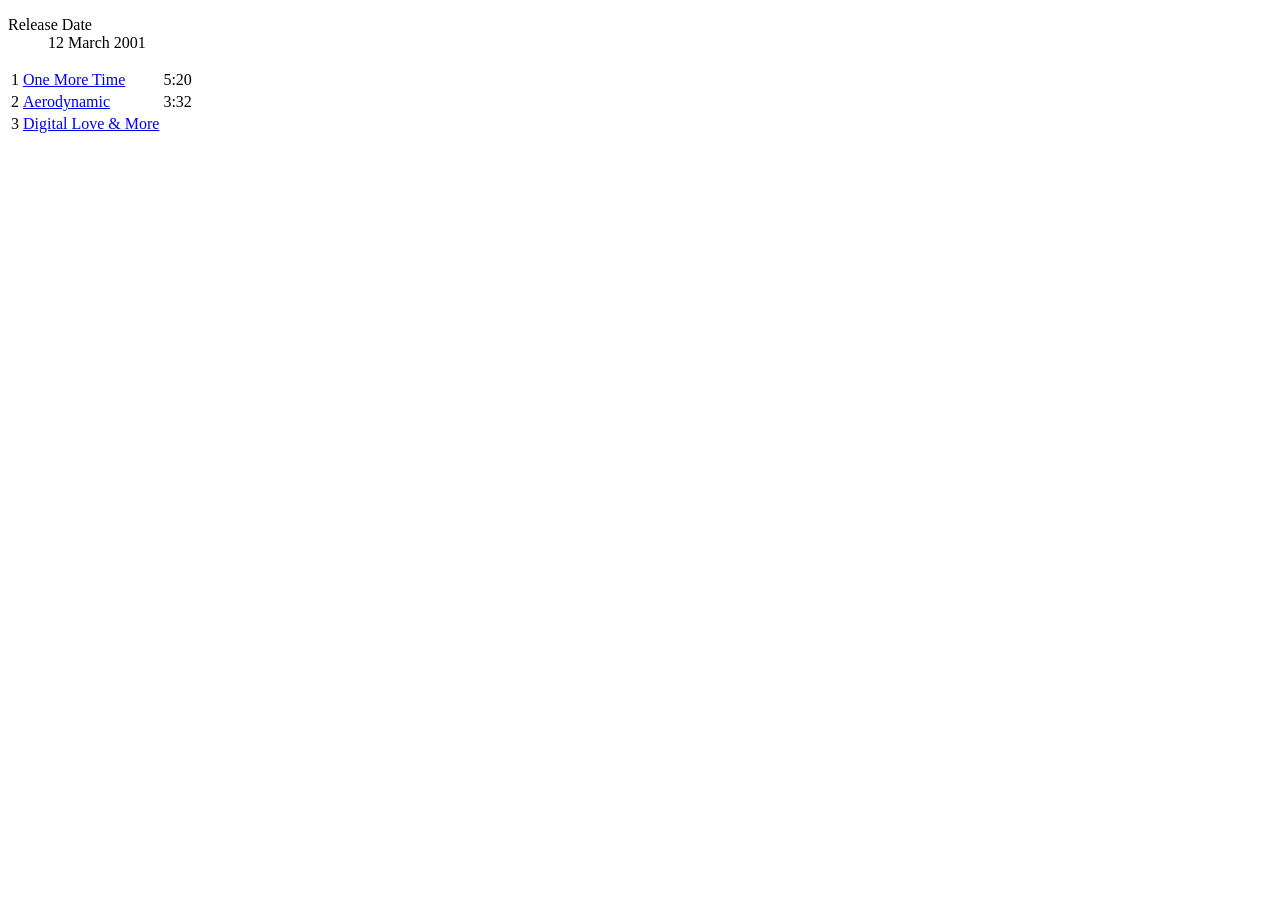
<file: tests/fixtures/lastfm_album.html>
<!doctype html><html><head>
<meta property="og:image" content="https://lastfm.test/cover.jpg">
</head><body>
<dl><dt>Release Date</dt><dd class="catalogue-metadata-description">12 March 2001</dd></dl>
<table><tbody>
<tr class="chartlist-row">
  <td class="chartlist-index">1</td>
  <td class="chartlist-name"><a href="/music/Daft+Punk/_/One+More+Time" title="One More Time">One More Time</a></td>
  <td class="chartlist-duration">5:20</td>
</tr>
<tr class="chartlist-row chartlist-row--with-artist">
  <td class="chartlist-index">2</td>
  <td class="chartlist-name"><a href="/music/Daft+Punk/_/Aerodynamic" title="Aerodynamic">Aerodynamic</a></td>
  <td class="chartlist-duration">3:32</td>
</tr>
<tr class="chartlist-row">
  <td class="chartlist-index">3</td>
  <td class="chartlist-name"><a href="/music/Daft+Punk/_/Digital+Love" title="Digital Love &amp; More">Digital Love &amp; More</a></td>
  <td class="chartlist-duration"></td>
</tr>
</tbody></table></body></html>
</file>
<file: sonicache/web/style.css>
:root {
  color-scheme: light;
  /* The paper stays vanilla, but the lines and the ink belong to the same
     violet-neutral family as the dark theme; the accent is the logo's red. */
  --bg: #F6F0DE;
  --chrome: #EDE5CD;
  --inset: var(--chrome);
  --field: #FCF8EC;
  --hover: rgb(35 33 44 / 0.06);
  --selected: rgb(35 33 44 / 0.08);
  --selected-hover: rgb(35 33 44 / 0.13);
  --divider: #DFD6BB;
  --border: #8B8898;
  --border-strong: #6D6A7C;
  --text: #23212C;
  --text-muted: #4B485B;
  --text-subtle: #625E75;
  /* The accent is the red of the logo. Filled, it carries cream text
     (--on-accent); drawn as text or a line it is a shade darker (--accent-fg),
     and --accent-edge is the rim of a filled button. */
  --accent: #BE3237;
  --accent-hover: #A92B30;
  --accent-edge: #8C2227;
  --accent-fg: #A3282D;
  --bar-fill: var(--text);
  --on-accent: #FFF8E6;
  --on-danger: #FFFFFF;
  --success: #396B2E;
  --warning: #A15C07;
  --danger: #B42318;
  --warn-bg: #FBEFD2;
  --danger-bg: #F8E2DA;
  --menu-shadow: 0 1px 2px rgb(35 33 44 / 0.08), 0 8px 24px rgb(35 33 44 / 0.16);
  --scrim: rgb(35 33 44 / 0.35);
  --split-divider: #8C2227;
  --scroll-thumb: #C8C0A8;

  /* Corners: four for what is tiny, six for controls and labels, eight for
     covers and cards, twelve for what holds other things (panels, menus, the
     player's dock); round for switches, bars and slider tracks. A cover takes
     the step its size asks for: four under 40 px, six to 64, eight above. */
  --radius-sm: 4px;
  --radius: 6px;
  --radius-md: 8px;
  --radius-lg: 12px;
  --radius-pill: 999px;
  /* Five heights above the page: a badge on a cover, a round button on a cover, a
     cover or a lifted card, a hero cover or a panel, and the player's dock.
     Menus and floating panels have their own (--menu-shadow). */
  --shadow-xs: 0 2px 8px rgb(0 0 0 / 0.25);
  --shadow-sm: 0 4px 12px rgb(0 0 0 / 0.3);
  --shadow-md: 0 10px 28px rgb(0 0 0 / 0.24);
  --shadow-lg: 0 20px 48px rgb(0 0 0 / 0.28);
  --shadow-dock: 0 6px 20px rgb(0 0 0 / 0.10);
  /* Controls stand 28 (compact: icon buttons, pills, the view switch), 34 (buttons,
     fields, tabs, menu lines) or 38 high (the rail, the search field, play) */
  --h-sm: 28px;
  --h: 34px;
  --h-lg: 38px;
  /* Rows: 46 where a row carries a picture, 40 where it is words */
  --row: 46px;
  --row-sm: 40px;
  /* Type: 11 for labels, 12 for captions and table heads, 13 for what is
     secondary, 14 for the text itself, 15 for titles inside the interface, then
     18, 20, 24 and 28 for headings and the lyrics */
  --fs-2xs: 11px;
  --fs-xs: 12px;
  --fs-sm: 13px;
  --fs-base: 14px;
  --fs-md: 15px;
  --fs-lg: 18px;
  --fs-xl: 20px;
  --fs-2xl: 24px;
  --fs-3xl: 28px;
  /* Two sizes that follow the width of the page: the name of an album or an
     artist, and the line that opens a page (the home's greeting) */
  --fs-display: clamp(30px, 5cqi, 52px);
  --fs-title: clamp(26px, 3.8cqi, 40px);
  /* How light the cover-coloured band is: a pastel under dark text, a deep
     shade under light text, so the title stays readable on any cover */
  --band-l: 89%;
  --band-s-max: 70%;
  --font: "Segoe UI Variable Text", "Segoe UI", system-ui, sans-serif;
  /* The faces the names can be set in, by name, so the settings can show each */
  --face-onest: "Onest", "Segoe UI Variable Display", "Segoe UI", system-ui, sans-serif;
  --face-serif: "Source Serif 4", Georgia, "Times New Roman", serif;
  --face-comic: "Comic Sans MS", "Comic Sans", "Comic Neue", "Chalkboard SE", cursive;
  --font-display: var(--face-onest);

  /* Motion settles like a critically damped spring: quick, no overshoot.
     Nothing here bounces — a flick would earn that, a state change does not.
     What moves across the page takes --ease; what arrives takes --ease-out, off the mark at once and slow
     to land. A thing that opens over the page (--pop) goes away faster than it came (--exit). */
  --ease: cubic-bezier(0.32, 0.72, 0, 1);
  --ease-out: cubic-bezier(0.23, 1, 0.32, 1);
  --press: 90ms;
  --exit: 100ms;
  --quick: 140ms;
  --pop: 170ms;
  --settle: 220ms;
}

/* The album page's band in its cover's colour, registered so it can fade */
@property --band {
  syntax: "<color>";
  inherits: false;
  initial-value: transparent;
}

:root[data-theme="dark"] {
  color-scheme: dark;
  --band-l: 21%;
  --band-s-max: 55%;
  --bg: #23212C;
  --chrome: #15131B;
  --inset: var(--chrome);
  --field: #322F40;
  --hover: rgb(233 232 237 / 0.05);
  --selected: rgb(233 232 237 / 0.09);
  --selected-hover: rgb(233 232 237 / 0.15);
  --divider: #3B3847;
  --border: #7E7A93; /* 3:1 on a field, so a field's edge is seen */
  --border-strong: #9592A5;
  --text: #E9E8ED;
  --text-muted: #B3B0BF;
  --text-subtle: #9C9AAA; /* 4.7:1 on a field, for the hints in it */
  --accent: #E8736A;
  --accent-hover: #EE8A82;
  --accent-edge: transparent;
  --accent-fg: #EE8A82;
  --bar-fill: var(--text);
  --on-accent: #231612;
  --on-danger: #17151E;
  --success: #7FAE6B;
  --warning: #D9A441;
  --danger: #E5775F;
  --warn-bg: #2A2112;
  --danger-bg: #2C1814;
  --menu-shadow: 0 8px 24px rgb(0 0 0 / 0.5);
  --scrim: rgb(0 0 0 / 0.6);
  --split-divider: rgb(0 0 0 / 0.25);
  --scroll-thumb: var(--border-strong);
}

/* Names and headings are set in the face chosen in the settings: Onest or
   Source Serif, which travel with the program under the SIL Open Font License
   (their texts are beside the files in fonts/), or Comic Sans where the system
   has it. The rest of the window is always read in the system's own face. */
@font-face {
  font-family: "Onest";
  font-style: normal;
  font-weight: 600;
  font-display: swap;
  src: url("fonts/onest-600-cyrillic.woff2") format("woff2");
  unicode-range: U+0301, U+0400-045F, U+0490-0491, U+04B0-04B1, U+2116;
}
@font-face {
  font-family: "Onest";
  font-style: normal;
  font-weight: 600;
  font-display: swap;
  src: url("fonts/onest-600-latin.woff2") format("woff2");
  unicode-range: U+0000-00FF, U+0131, U+0152-0153, U+02BB-02BC, U+02C6, U+02DA, U+02DC, U+0304, U+0308, U+0329, U+2000-206F, U+20AC, U+2122, U+2191, U+2193, U+2212, U+2215, U+FEFF, U+FFFD;
}
/* The bold one, for the queue's and the equalizer's headings, so they are drawn and not thickened */
@font-face {
  font-family: "Onest";
  font-style: normal;
  font-weight: 700;
  font-display: swap;
  src: url("fonts/onest-700-cyrillic.woff2") format("woff2");
  unicode-range: U+0301, U+0400-045F, U+0490-0491, U+04B0-04B1, U+2116;
}
@font-face {
  font-family: "Onest";
  font-style: normal;
  font-weight: 700;
  font-display: swap;
  src: url("fonts/onest-700-latin.woff2") format("woff2");
  unicode-range: U+0000-00FF, U+0131, U+0152-0153, U+02BB-02BC, U+02C6, U+02DA, U+02DC, U+0304, U+0308, U+0329, U+2000-206F, U+20AC, U+2122, U+2191, U+2193, U+2212, U+2215, U+FEFF, U+FFFD;
}
@font-face {
  font-family: "Source Serif 4";
  font-style: normal;
  font-weight: 600;
  font-display: swap;
  src: url("fonts/source-serif-600-cyrillic.woff2") format("woff2");
  unicode-range: U+0301, U+0400-045F, U+0490-0491, U+04B0-04B1, U+2116;
}
@font-face {
  font-family: "Source Serif 4";
  font-style: normal;
  font-weight: 600;
  font-display: swap;
  src: url("fonts/source-serif-600-latin.woff2") format("woff2");
  unicode-range: U+0000-00FF, U+0131, U+0152-0153, U+02BB-02BC, U+02C6, U+02DA, U+02DC, U+0304, U+0308, U+0329, U+2000-206F, U+20AC, U+2122, U+2191, U+2193, U+2212, U+2215, U+FEFF, U+FFFD;
}
:root[data-font="source-serif"] { --font-display: var(--face-serif); }
:root[data-font="comic"] { --font-display: var(--face-comic); }

*, *::before, *::after { box-sizing: border-box; }
/* Where a name or a heading is written, not a row of data */
.list-title, .empty-title, .card-title, .album-title, .artist-name, .confirm-title, .welcome-title { font-family: var(--font-display); }
[hidden] { display: none !important; }

html, body { height: 100%; overflow: hidden; }
body {
  margin: 0;
  background: var(--bg);
  color: var(--text);
  font: 400 var(--fs-base)/1.45 var(--font);
  user-select: none;
  cursor: default;
}
/* The pointer stays an arrow over what can be clicked, as in the system's own programs: a hand is a browser's link */
a { cursor: default; }
button, input, output { font: inherit; color: inherit; }
button { border: 0; background: none; padding: 0; }
button:disabled { opacity: 0.5; }
p { margin: 0; }
:focus-visible { outline: 2px solid var(--accent-fg); outline-offset: 1px; }
.sr-only {
  position: absolute; width: 1px; height: 1px; margin: -1px;
  overflow: hidden; clip: rect(0 0 0 0); white-space: nowrap;
}
.spacer { flex: 1; }
.num { text-align: right; font-variant-numeric: tabular-nums; }
.col-date { text-align: left; font-variant-numeric: tabular-nums; }

/* The icons are filled outlines on a grid of 256 (Phosphor's), drawn at their own thin line, which goes with the
   hairlines of the serif. A line round the outline, of --icon-weight in the grid's units, makes heavier the few
   drawn very small, so that they still read. The few that are lines take it as their own. An icon stands only
   where there are no words: a name says what a row, a subject or a button is, and an icon beside it was a second
   way of saying it. */
:root { --icon-weight: 0px; }
.icon {
  width: 18px; height: 18px; flex: none;
  fill: currentColor; stroke: currentColor; stroke-width: var(--icon-weight); stroke-linecap: round; stroke-linejoin: round;
}
.icon.sm { width: 16px; height: 16px; }

/* Frame */
/* The column of sections at the side and the page beside it, both from the window's top edge to its foot, as in
   Apple Music: one row capped at the window height, so long lists scroll inside .list-scroll instead of stretching
   the whole frame past the bottom edge. The column is the window's own colour, the page the paper's, a line
   between them. The pages' bars are all as tall (--bar-h, their line included), and the window's buttons stand at
   the end of whichever bar is at the top. */
:root { --side-w: 232px; --bar-h: 55px; }
.app {
  display: grid; grid-template-columns: var(--side-w) minmax(0, 1fr); grid-template-rows: minmax(0, 1fr);
  height: 100vh; background: var(--chrome);
}

/* The sections: a word, the one in use on a shade, as the library's views are. The first stands level with the
   words in the page's bar. */
.side { grid-column: 1; grid-row: 1; display: flex; flex-direction: column; min-width: 0; min-height: 0; }
.side-pane { display: flex; flex: 1; flex-direction: column; min-height: 0; }
.side-pane[hidden] { display: none; }
.side-views { display: grid; gap: 2px; padding: 4px 12px 0; }
.side-pane > .side-views:first-child { padding-top: calc((var(--bar-h) - 1px - var(--h)) / 2); }
.side-foot { padding: 8px 12px 12px; }
.side-view { position: relative; }
.side-view > .icon { display: none; }
.side .rail-only { display: none; }
/* The library's list and the devices under the sections, scrolling between them and the settings */
.side-lists { flex: 1; min-height: 0; padding: 0 12px; overflow-y: auto; }
.side-lists .lib-side { display: block; }
#side-library .lib-side { padding-top: 16px; }
/* Synchronisation is a row, and its list of devices and ways to a phone unfolds under it as the genres' does (the
   script opens and closes it): the row says what the headings and "nothing connected" said in the page's own menu */
#side-devices { padding: 20px 0 8px; }
.side #sync-side { margin: 2px 0 4px 17px; padding-left: 8px; border-left: 1px solid var(--divider); }
.side #sync-side :is(.side-head, #sync-none-side) { display: none; }
.side #sync-side .side-item { height: var(--h-sm); font-size: var(--fs-sm); font-weight: 400; }
/* The library's counts are its page's to give: here they were a column of figures beside every word */
.side #library-side .side-n { display: none; }
/* Their rows are lit only while their page is on screen */
.side:not([data-view="library"]) #library-side :is([aria-current="page"], [aria-pressed="true"]):not(:hover),
.side:not([data-view="sync"]) #sync-side [aria-current="page"]:not(:hover) {
  background: none; color: var(--text-muted); font-weight: 500;
}
/* The settings' subjects, under the way back */
#side-settings .settings-nav { min-height: 0; padding: 16px 12px 12px; overflow-y: auto; }
/* How far the downloads have come, seen from any section: a small ring at the end of Download's row, where the
   library's rows have their counts, so that nothing moves when it comes. Yellow on pause, red once something
   failed, a turning arc before the count. */
/* A name of its own: --p is how full every bar and slider is, read by their inner parts, and registered here as
   not inherited it emptied them all */
@property --ring-p { syntax: "<number>"; inherits: false; initial-value: 0; }
.nav-ring {
  flex: none; width: 12px; height: 12px; margin: 0 2px 0 auto; border-radius: 50%; pointer-events: none;
  background: conic-gradient(var(--ring, var(--text)) calc(var(--ring-p) * 360deg), var(--border) 0);
  mask: radial-gradient(circle, transparent 3px, #000 3.5px);
  transition: --ring-p var(--settle) var(--ease);
}
.nav-ring[data-state="paused"] { --ring: var(--warning); }
.nav-ring[data-state="error"] { --ring: var(--danger); }
.nav-ring[data-state="indeterminate"] { animation: spin 1s linear infinite; }
/* Something in the settings asks to be seen: a problem, or a new version */
.nav-dot {
  flex: none; width: 8px; height: 8px; margin: 0 4px 0 auto;
  border-radius: 50%; background: var(--warning); box-shadow: 0 0 0 2px var(--chrome);
}
/* A narrower window keeps the sections' icons only, in a strip, their names as tips. The library's list and the
   devices go back to their pages, as the menus under the names in the bars (the script moves them). */
@media (max-width: 999px) {
  :root { --side-w: 60px; }
  .side-views, .side-foot { padding-left: 10px; padding-right: 10px; }
  .side .rail-only { display: flex; }
  .side-view { justify-content: center; width: 40px; height: 40px; padding: 0; }
  .side-view > .icon { display: block; width: 20px; height: 20px; }
  .side-view .side-name { display: none; }
  .side-lists { visibility: hidden; } /* the room between the sections and the settings stays */
  .side-view .nav-ring { position: absolute; top: 4px; right: 4px; margin: 0; }
  .side-view .nav-dot { position: absolute; top: 7px; right: 7px; margin: 0; }
}
/* The window's own buttons and edges, drawn when the program has no system frame (Windows).
   They stand over every view, Now playing included, at the end of the page's bar and as tall as it above its line;
   the bars leave them room. */
.window-controls {
  position: fixed; top: 0; right: 0; z-index: 60; display: flex; align-items: stretch; height: calc(var(--bar-h) - 1px);
}
html.frameless :is(.library-head, .toolbar) { padding-right: calc(3 * 46px + 12px); }
/* An album's page has no bar and reaches the top edge: its scroll bar starts below the buttons, not under them */
html.frameless .album-full .library-page::-webkit-scrollbar-track { margin-top: calc(var(--bar-h) - 1px); }
.win-btn { display: grid; place-items: center; width: 46px; height: 100%; color: var(--text-subtle); }
.win-btn .icon { width: 16px; height: 16px; }
.win-btn:hover { background: var(--hover); color: var(--text); }
.win-close:hover { background: var(--danger); color: var(--on-danger); }
.win-edge { position: fixed; z-index: 70; }
.win-edge[data-edge="n"] { top: 0; left: 8px; right: 8px; height: 4px; cursor: ns-resize; }
.win-edge[data-edge="s"] { bottom: 0; left: 8px; right: 8px; height: 4px; cursor: ns-resize; }
.win-edge[data-edge="w"] { left: 0; top: 8px; bottom: 8px; width: 4px; cursor: ew-resize; }
.win-edge[data-edge="e"] { right: 0; top: 8px; bottom: 8px; width: 4px; cursor: ew-resize; }
.win-edge[data-edge="nw"] { top: 0; left: 0; width: 8px; height: 8px; cursor: nwse-resize; }
.win-edge[data-edge="se"] { bottom: 0; right: 0; width: 8px; height: 8px; cursor: nwse-resize; }
.win-edge[data-edge="ne"] { top: 0; right: 0; width: 8px; height: 8px; cursor: nesw-resize; }
.win-edge[data-edge="sw"] { bottom: 0; left: 0; width: 8px; height: 8px; cursor: nesw-resize; }
/* Filling the screen or the whole of it for Now playing, there is nothing to size by and no room for the buttons */
html.maximized .win-edge, html.window-full .win-edge, html.window-full .window-controls { display: none; }

/* The page. Columns react to its width, which the column at the side and a widened side panel narrow */
.main {
  grid-column: 2; grid-row: 1;
  display: grid; grid-template-columns: minmax(0, 1fr); grid-template-rows: minmax(0, 1fr) auto;
  min-width: 0; min-height: 0; overflow: clip;
  border-left: 1px solid var(--divider); background: var(--bg); container: content / inline-size;
}
.view { display: flex; flex-direction: column; min-height: 0; animation: view-in 180ms var(--ease-out); }
@keyframes view-in { from { opacity: 0; transform: translateY(6px); } }

/* Toolbar */
/* Controls keep their size and wrap onto a second line rather than being cut
   off the right edge of a narrow window. As tall as the library's bar, so the window's buttons fit either. */
.toolbar {
  display: flex; flex-wrap: wrap; align-items: center; gap: 12px; padding: 10px 16px;
  border-bottom: 1px solid var(--divider);
}
.field {
  display: flex; align-items: center; gap: 8px; flex: 1; min-width: 120px; height: var(--h); padding: 0 4px 0 12px;
  border: 1px solid var(--border); border-radius: var(--radius); background: var(--field); color: var(--text-subtle);
}
.field { transition: border-color var(--press) ease-out, box-shadow var(--quick) var(--ease-out); }
.field:hover { border-color: var(--border-strong); }
.field:focus-within { border-color: var(--border-strong); box-shadow: inset 0 -2px 0 var(--text); }
.field.invalid { border-color: var(--danger); box-shadow: inset 0 -2px 0 var(--danger); }
.field input {
  flex: 1; min-width: 0; height: 100%; padding: 0; border: 0; outline: none; background: transparent;
  color: var(--text); user-select: text;
}
.field input::placeholder { color: var(--text-subtle); }
.field input::-webkit-search-cancel-button { display: none; }

.icon-btn {
  display: grid; place-items: center; flex: none; width: var(--h-sm); height: var(--h-sm);
  border-radius: var(--radius); color: var(--text-subtle);
}
.icon-btn:hover { background: var(--hover); color: var(--text); }

.segmented {
  display: inline-flex; flex: none; height: var(--h); overflow: hidden;
  border: 1px solid var(--border); border-radius: var(--radius); background: var(--field);
}
.segmented button {
  display: inline-flex; align-items: center; gap: 8px; padding: 0 12px; color: var(--text-muted); white-space: nowrap;
}
.segmented button + button { border-left: 1px solid var(--border); }
.segmented button:hover { background: var(--hover); color: var(--text); }
.segmented button[aria-checked="true"] { background: var(--text); color: var(--bg); }
.segmented button:focus-visible { outline-offset: -3px; }
.segmented button[aria-checked="true"]:focus-visible { outline-color: var(--bg); }
.segmented .count { color: var(--text-subtle); font-variant-numeric: tabular-nums; }
.segmented .count:empty { display: none; }
.segmented [aria-checked="true"] .count { color: inherit; opacity: 0.75; }

.tool-btn {
  display: inline-flex; align-items: center; gap: 8px; flex: 0 1 auto; min-width: 0; max-width: 260px; height: var(--h); padding: 0 12px;
  border: 1px solid var(--border); border-radius: var(--radius); background: var(--field); color: var(--text-muted);
}
.tool-btn:hover { border-color: var(--border-strong); color: var(--text); }
.tool-btn.danger { color: var(--danger); }
.tool-btn.danger:hover { border-color: var(--danger); color: var(--danger); }
.tool-btn span { overflow: hidden; text-overflow: ellipsis; white-space: nowrap; }
.tool-btn.icon-only { flex: none; width: 34px; padding: 0; justify-content: center; }
.tool-btn:disabled { opacity: 0.55; cursor: default; }
.tool-btn:disabled:hover { border-color: var(--border); color: var(--text-muted); }

.btn-group {
  display: inline-flex; flex: 0 1 auto; min-width: 0; height: var(--h); overflow: hidden;
  border: 1px solid var(--border); border-radius: var(--radius); background: var(--field);
}
.btn-group:hover { border-color: var(--border-strong); }
.btn-group .tool-btn { height: 100%; border: 0; border-radius: 0; }
.btn-group .tool-btn:not([hidden]) ~ .tool-btn:not([hidden]) { border-left: 1px solid var(--border); }
.btn-group .tool-btn:hover { background: var(--hover); }
.btn-group .tool-btn:focus-visible { outline-offset: -3px; }

.btn {
  display: inline-flex; align-items: center; justify-content: center; gap: 8px; flex: none;
  height: var(--h); padding: 0 16px; border-radius: var(--radius); white-space: nowrap;
}
/* Feedback belongs to the press, not the release. It is a shade, not a smaller button: a scaled button redraws
   its words at another sub-pixel position, and that is what read as a twitch. */
.btn, .tool-btn, .icon-btn, .segmented button, .stepper button, .menu button, .side-item, .page-back {
  transition: background-color var(--press) ease-out, color var(--press) ease-out, border-color var(--press) ease-out;
}
.tool-btn:active, .icon-btn:active, .btn.ghost:active, .stepper button:active, .sort-button:active, .page-back:active,
.library-title:not(:disabled):active, .genre-chip:active, .side-item:active, .menu button:active,
.segmented button:not([aria-checked="true"]):active, .chips button:not([aria-checked="true"]):active,
.library-head .tool-btn.icon-only:active, .library-head > .tool-btn:active { background: var(--selected); }
.btn.primary:active:not(:disabled), .btn.danger:active:not(:disabled) { filter: brightness(0.92); }
.btn.primary { background: var(--accent); color: var(--on-accent); font-weight: 600; box-shadow: inset 0 0 0 1px var(--accent-edge); }
.btn.primary:hover:not(:disabled) { background: var(--accent-hover); }
.btn.danger { background: var(--danger); color: var(--on-danger); font-weight: 600; }
.btn.danger:hover:not(:disabled) { filter: brightness(1.1); }
.btn.ghost { height: var(--h-sm); padding: 0 8px; color: var(--text-muted); }
.btn.ghost:hover { background: var(--hover); color: var(--text); }
.btn.stop:hover { color: var(--danger); }

.split { position: relative; display: flex; flex: none; }
.split > .btn:first-child { border-radius: var(--radius) 0 0 var(--radius); }
.split-arrow {
  width: 28px; padding: 0; border-radius: 0 var(--radius) var(--radius) 0;
  box-shadow: inset 1px 0 0 var(--split-divider), inset 0 0 0 1px var(--accent-edge);
}
.menu {
  position: absolute; top: calc(100% + 4px); right: 0; z-index: 10; min-width: 280px; padding: 4px;
  border: 1px solid var(--border-strong); border-radius: var(--radius-lg); background: var(--field); box-shadow: var(--menu-shadow);
}
/* What opens over the page grows out of the corner it hangs from, and goes away faster than it came. The
   transition on display keeps it drawn until it has faded: [hidden] alone would cut it off at once. */
.menu, .float-panel, .toast, .confirm {
  transition: opacity var(--pop) var(--ease-out), transform var(--pop) var(--ease-out),
              display var(--pop) allow-discrete, overlay var(--pop) allow-discrete;
}
.menu { transform-origin: top right; }
.menu[hidden], .float-panel[hidden], .toast[hidden] { opacity: 0; pointer-events: none; transition-duration: var(--exit); }
.menu[hidden] { transform: scale(0.96); }
@starting-style { .menu:not([hidden]) { opacity: 0; transform: scale(0.96); } }
.menu button {
  display: flex; align-items: center; gap: 8px; width: 100%; height: var(--h); padding: 0 12px 0 12px;
  border-radius: var(--radius); text-align: left; white-space: nowrap;
}
.menu button:hover, .menu button:focus-visible { background: var(--hover); outline: none; }
.menu .check { visibility: hidden; color: var(--text); }
/* Opened where the pointer is, so it needs neither an anchor nor a width */
/* Over Now playing too (z-index 40), where the queue's rows have this menu */
.context-menu { position: fixed; top: 0; right: auto; z-index: 50; min-width: 220px; transform-origin: top left; }
.context-menu .danger-item { color: var(--danger); }
.menu [aria-checked="true"] .check { visibility: visible; }
/* A profile line carries its name and, quieter, what it sets */
.menu-name { flex: none; }
.menu-note { margin-left: auto; padding-left: 12px; color: var(--text-subtle); font-size: var(--fs-xs);
             overflow: hidden; text-overflow: ellipsis; white-space: nowrap; }
.menu-divider { height: 1px; margin: 4px 8px; background: var(--divider); }
.menu-empty { margin: 0; padding: 8px 12px; color: var(--text-subtle); font-size: var(--fs-xs); }
/* Where and in what the next download goes: the format, the folder, the profiles */
.target-menu { min-width: 300px; padding: 8px; }
/* What the catalogue finds for a name typed in the link field, right under it */
#view-download .field { position: relative; }
/* The finds come and go with every letter typed: they are simply there */
.suggest { left: 0; right: 0; min-width: 0; max-height: min(60vh, 440px); overflow-y: auto; color: var(--text); transition: none; }
.menu .suggest-item { height: var(--row); gap: 12px; }
.menu .suggest-item.is-active { background: var(--hover); }
.suggest-item .cover { width: 34px; height: 34px; }
.suggest-item[data-kind="artist"] .cover { border-radius: 50%; }
.suggest-main { display: grid; flex: 1; min-width: 0; }
.suggest-title, .suggest-sub { overflow: hidden; text-overflow: ellipsis; white-space: nowrap; }
.suggest-sub, .suggest-kind { color: var(--text-subtle); font-size: var(--fs-xs); }
.suggest-kind { flex: none; }
.menu .suggest-more { color: var(--accent-fg); }
.menu-label { margin: 8px 12px 4px; color: var(--text-subtle); font-size: var(--fs-xs); }
.target-menu .segmented { display: flex; margin: 0 4px 4px; }
.target-menu .segmented button { flex: 1; width: auto; height: auto; justify-content: center; padding: 0; border-radius: 0; }
#folder .menu-name { overflow: hidden; text-overflow: ellipsis; }
#profile-name { max-width: 180px; overflow: hidden; text-overflow: ellipsis; }
/* Lit while the settings still match the profile that set them */
.tool-btn.on { border-color: var(--border-strong); background: var(--selected); color: var(--text); }
.profile-field { flex: 0 1 240px; }
/* The eye on a card stays lit while the release is being watched */
.icon-btn.watch[aria-pressed="true"] { color: var(--text); }
.profile-row .setting-desc { overflow-wrap: anywhere; }

.strip {
  display: flex; align-items: flex-start; gap: 8px; margin: 0; padding: 8px 16px;
  border-bottom: 1px solid var(--divider); font-size: var(--fs-sm); user-select: text;
}
.strip .icon { margin-top: 1px; }
.strip.danger { background: var(--danger-bg); color: var(--danger); }
.strip.warn { background: var(--warn-bg); color: var(--warning); }
.strip ul { margin: 0; padding: 0; list-style: none; }

.confirm {
  width: min(420px, calc(100vw - 32px)); padding: 0;
  border: 1px solid var(--border-strong); border-radius: var(--radius-lg);
  background: var(--field); color: var(--text); box-shadow: var(--menu-shadow);
}
/* A question comes forward out of the page, which dims behind it, and steps back the quicker */
.confirm { opacity: 0; transform: scale(0.96); transition-duration: var(--exit); }
.confirm[open] { opacity: 1; transform: none; transition-duration: var(--pop); }
.confirm::backdrop {
  background: transparent;
  transition: background-color var(--exit) ease-out, display var(--exit) allow-discrete, overlay var(--exit) allow-discrete;
}
.confirm[open]::backdrop { background: var(--scrim); transition-duration: var(--settle); }
@starting-style {
  .confirm[open] { opacity: 0; transform: scale(0.96); }
  .confirm[open]::backdrop { background: transparent; }
}
.confirm-body { display: grid; gap: 8px; padding: 16px; }
.confirm-title { font-weight: 600; }
.confirm-text { color: var(--text-subtle); font-size: var(--fs-sm); user-select: text; }
.confirm-actions {
  display: flex; justify-content: flex-end; gap: 8px; padding: 12px 16px;
  border-top: 1px solid var(--divider);
}
.confirm-actions .btn:not(.danger) { border: 1px solid var(--border); }
.confirm-actions .btn:not(.danger):hover { border-color: var(--border-strong); }
.confirm-actions .btn.primary { border-color: var(--accent-edge); }

.welcome { width: min(480px, calc(100vw - 32px)); }
.welcome-body { gap: 12px; padding: 24px 24px 20px; }
/* The logo, the cube in full: the welcome of its own */
.welcome-scene { display: block; width: 112px; height: auto; margin: -4px auto 0; }
/* In a window too short for it the picture gives way, so that the words and the button need no scrolling */
@media (max-height: 640px) { .welcome-scene { display: none; } }
.welcome-title { text-align: center; }
/* The empty download list keeps its own picture back: one on screen at a time */
.welcoming #empty .scene { visibility: hidden; }
.welcome-title { font-size: var(--fs-lg); font-weight: 650; }
/* What the sections are for, a line each */
.welcome-what { display: grid; gap: 12px; margin: 4px 0; }
.welcome-row { display: grid; row-gap: 1px; }
.welcome-name { font-weight: 600; }
.welcome-text { color: var(--text-subtle); font-size: var(--fs-sm); }
.welcome-folder {
  display: flex; align-items: center; gap: 12px; margin: 4px 0; padding: 12px 12px;
  border: 1px solid var(--border); border-radius: var(--radius); background: var(--bg);
}
.welcome-where { flex: 1; min-width: 0; }
.welcome-label { color: var(--text-subtle); font-size: var(--fs-xs); }
.welcome-path { overflow: hidden; text-overflow: ellipsis; white-space: nowrap; user-select: text; }
.welcome-folder .tool-btn { flex: none; }

/* Lists */
.list-head {
  display: flex; flex-wrap: wrap; align-items: center; gap: 8px; flex: none;
  min-height: 36px; padding: 4px 16px;
  border-bottom: 1px solid var(--divider); color: var(--text-subtle); font-size: var(--fs-sm);
}
.list-head .list-title { color: var(--text); font-weight: 600; }
/* How the downloads are going, where the window's status bar used to say it */
.list-status { flex: 0 1 auto; min-width: 0; overflow: hidden; text-overflow: ellipsis; white-space: nowrap;
  font-variant-numeric: tabular-nums; }
.list-status:not(:empty)::before { content: "·"; margin-right: 8px; }
.list-head.columns { display: grid; gap: 0 12px; height: 32px; }
/* Sortable column headers: the arrow only shows on the column in force */
.list-head .sort {
  display: inline-flex; align-items: center; gap: 4px; max-width: 100%; height: 24px; padding: 0 4px;
  border-radius: var(--radius-sm); color: inherit;
}
.list-head .sort:hover { background: var(--hover); color: var(--text); }
.list-head [aria-sort="none"] .sort-arrow { visibility: hidden; }
.list-head [aria-sort="ascending"] .sort-arrow { transform: rotate(180deg); }
.list-head [aria-sort]:not([aria-sort="none"]) .sort { color: var(--text); }
.sort-arrow { flex: none; }
.list-scroll { position: relative; flex: 1; min-height: 0; overflow-y: auto; }
.rows { margin: 0; padding: 0; list-style: none; }

.row {
  display: grid; align-items: center; gap: 0 16px; min-height: var(--row); padding: 4px 16px;
  border-bottom: 1px solid var(--divider);
}
.row:hover { background: var(--hover); }
.row.is-selected, .row.is-selected:hover { background: var(--selected); }
.row:focus-visible { outline-offset: -2px; }
.cover {
  position: relative; display: grid; place-items: center; width: 34px; height: 34px; overflow: hidden;
  border-radius: var(--radius-sm); background: var(--selected); color: var(--text-subtle);
}
.cover img { position: absolute; inset: 0; width: 100%; height: 100%; object-fit: cover; }
.cell-main { min-width: 0; }
.title, .sub { overflow: hidden; text-overflow: ellipsis; white-space: nowrap; }
.sub { color: var(--text-subtle); font-size: var(--fs-sm); }
.sub:empty { display: none; }
.sub.danger { color: var(--danger); white-space: normal; user-select: text; }
.sub.note { color: var(--warning); white-space: normal; }
.sub.now { color: var(--text-muted); }
/* A VPN client's proxy found on a card Spotify refused, one click from use */
.offer { display: flex; flex-wrap: wrap; align-items: center; gap: 4px 12px; margin-top: 4px; color: var(--text-muted); font-size: var(--fs-sm); }
.offer[hidden] { display: none; }
.offer .tool-btn { height: var(--h-sm); padding: 0 8px; color: var(--accent-fg); font-size: var(--fs-sm); }
/* The format a download is written in: a quiet label, not the accent, which belongs to the Download button. When
   every download in the list has the same one it says nothing and is left out; a trial run keeps its own */
.tag {
  justify-self: start; padding: 0 7px; border: 1px solid var(--border); border-radius: var(--radius);
  color: var(--text-subtle); font-size: var(--fs-xs); font-weight: 600; line-height: 18px;
}
.tag:empty { display: none; }
#jobs.one-format .tag:not(.trial) { visibility: hidden; width: 0; padding: 0; border: 0; }
.cell-release, .cell-source {
  overflow: hidden; color: var(--text-subtle); font-size: var(--fs-sm); text-overflow: ellipsis; white-space: nowrap;
}
.cell-dur, .cell-year, .cell-count, .cell-size, .cell-date { color: var(--text-subtle); font-size: var(--fs-sm); }
.cell-actions { display: flex; justify-content: flex-end; gap: 4px; }

.cell-status { display: grid; gap: 4px; min-width: 0; }
.status-line {
  display: flex; align-items: center; gap: 8px; min-width: 0; overflow: hidden;
  color: var(--text-muted); font-size: var(--fs-sm); white-space: nowrap; font-variant-numeric: tabular-nums;
}
.status-text { overflow: hidden; text-overflow: ellipsis; }
.tone-muted .status-line { color: var(--text-subtle); }
.tone-primary .status-line { color: var(--text); }
.tone-success .status-line { color: var(--success); }
.tone-warning .status-line { color: var(--warning); }
.tone-danger .status-line { color: var(--danger); }
.bar { position: relative; height: 5px; overflow: hidden; border-radius: var(--radius-pill); background: var(--divider); }
.bar-fill {
  position: absolute; left: 0; top: 0; bottom: 0; width: calc(var(--p, 0) * 100%);
  background: var(--bar-fill); /* the ink of the player's line and the bar's ring */
  clip-path: polygon(0 0, calc(100% - 5px) 0, 100% 50%, calc(100% - 5px) 100%, 0 100%);
  /* Updates come twice a second: an even glide between them reads as one motion */
  transition: width 520ms linear;
}

/* The sign of each step, copied out of its symbol (drawIcon) so the parts
   inside can move. The arc turns where no number is known; the glass circles
   as if on the trail; the bars of the loudness come to one height. */
.status-icon[data-icon="spinner"] { animation: spin 0.9s linear infinite; }
.status-icon[data-icon="search"] { animation: sniff 1.6s linear infinite; }
.status-icon[data-icon="level"] path {
  transform-box: fill-box; transform-origin: 50% 100%; animation: 1.8s ease-in-out infinite;
}
.status-icon[data-icon="level"] path:nth-child(1) { animation-name: level-a; }
.status-icon[data-icon="level"] path:nth-child(2) { animation-name: level-b; }
.status-icon[data-icon="level"] path:nth-child(3) { animation-name: level-c; }
@keyframes spin { to { transform: rotate(360deg); } }
/* Matching lists interpolate function by function: the turn and the turn back
   cancel out, and the offset between them draws a circle */
@keyframes sniff {
  from { transform: rotate(0deg) translateX(1.5px) rotate(0deg); }
  to { transform: rotate(360deg) translateX(1.5px) rotate(-360deg); }
}
@keyframes level-a { 0%, 100% { transform: scaleY(1.6); } 45%, 80% { transform: none; } }
@keyframes level-b { 0%, 100% { transform: scaleY(0.5); } 45%, 80% { transform: none; } }
@keyframes level-c { 0%, 100% { transform: scaleY(1.25); } 45%, 80% { transform: none; } }

/* Downloads */
.job-row { grid-template-columns: 24px 48px minmax(0, 1fr) auto 260px 72px; min-height: 64px; }
/* A release's cover is large enough to be recognised, and its bar to be seen from across the room */
.job-row .cover { width: 48px; height: 48px; border-radius: var(--radius); }
.job-row .bar { height: 6px; border-radius: var(--radius-pill); }
.expander { display: grid; place-items: center; width: 20px; height: 20px; border-radius: var(--radius-sm); color: var(--text-subtle); }
.expander:hover { color: var(--text); }
.expander .icon { transition: transform var(--settle) var(--ease); }
.expander[aria-expanded="true"] .icon { transform: rotate(90deg); }
.job:not(.has-tracks) .expander { visibility: hidden; }
.job.is-error .sub { color: var(--danger); white-space: normal; user-select: text; }

.job { animation: row-in var(--quick) var(--ease); }
.job.leaving { opacity: 0; transform: translateY(-4px); transition: opacity var(--quick) ease-out, transform var(--quick) ease-out; }
@keyframes row-in { from { opacity: 0; transform: translateY(-6px); } }

/* The fold itself is animated by the script (foldTracks), which knows how much
   of the list is on screen; overflow clips the rows while the height moves. */
.tracks { margin: 0; padding: 0; list-style: none; background: var(--inset); overflow: hidden; }
.track { grid-template-columns: 24px 34px minmax(0, 1fr) 140px 52px 260px 72px; min-height: var(--row-sm); padding-top: 4px; padding-bottom: 4px; }
.track::before { content: ""; }
.track .num { color: var(--text-subtle); font-size: var(--fs-sm); }
.track .cell-release { display: none; }
.track .cell-status { grid-column: 6; }
.track .bar { height: 4px; }


.library-grid { grid-template-columns: 34px minmax(0, 1fr) 54px 64px 90px 104px 38px; }
.library-row .open { opacity: 0; }
.library-row:hover .open, .library-row:focus-within .open { opacity: 1; }

/* The library's bar, one line at any width: the name of what is on the screen with how much of it, then the
   order, the view, the filter and the buttons. The name is never cut short: what stands beside it gives way
   first (it is measured as if empty, so the pair asks for no more than the name), then the words of the
   order and the filter's width. */
.library-head {
  display: flex; flex: none; align-items: center; gap: 8px; padding: 10px 14px 10px 20px;
  border-bottom: 1px solid var(--divider);
}
.library-what { display: flex; flex: 1 1 0; align-items: baseline; gap: 12px; min-width: min-content; }
/* The name opens the list of views where the list is its menu; where the list stands beside, it is a heading */
.library-title {
  display: inline-flex; flex: none; align-items: center; gap: 6px; max-width: 280px; height: var(--h);
  margin-left: -8px; padding: 0 6px 0 8px; border-radius: var(--radius); color: var(--text);
  font: 600 var(--fs-xl)/1.3 var(--font-display); letter-spacing: -0.01em;
  transition: background-color var(--press) ease-out;
}
.library-title:not(:disabled):hover, .library-title[aria-expanded="true"] { background: var(--hover); }
.library-title:disabled { opacity: 1; cursor: default; }
.library-title .icon { flex: none; color: var(--text-subtle); transition: transform var(--settle) var(--ease); }
.library-title[aria-expanded="true"] .icon { transform: rotate(180deg); }
#library-title-name { min-width: 0; overflow: hidden; text-overflow: ellipsis; white-space: nowrap; }
/* How much is shown keeps room for its usual length: the words of the order give way before it does */
.library-note { display: flex; flex: 1 1 0; align-items: baseline; gap: 10px; min-width: min(200px, 20cqi); contain: inline-size; }
.library-summary {
  flex: 0 99 auto; min-width: 0; overflow: hidden; color: var(--text-subtle); font-size: var(--fs-sm);
  font-variant-numeric: tabular-nums; text-overflow: ellipsis; white-space: nowrap;
}
/* The genre the library is narrowed to: it keeps its place when the count has none, and a click takes it off */
.genre-chip {
  display: inline-flex; flex: 0 1 auto; align-items: center; gap: 4px; min-width: 0; height: var(--h-sm); padding: 0 6px 0 10px;
  border-radius: var(--radius); background: var(--selected); color: var(--text); font-size: var(--fs-sm); font-weight: 500;
  transition: background-color var(--press) ease-out;
}
.genre-chip:hover { background: var(--selected-hover); }
.genre-chip span { min-width: 0; overflow: hidden; text-overflow: ellipsis; white-space: nowrap; }
.genre-chip .icon { flex: none; width: 14px; height: 14px; color: var(--text-subtle); }
.library-search { flex: 0 1 200px; margin: 0 4px; }
/* What the bar holds lies flat on it: an icon or a few words, 34 high, that take a shade under the pointer.
   The filter alone has a rim, being the one thing there to type in, and an action with a name on it is a button. */
.pick { position: relative; display: inline-flex; align-items: center; gap: 4px; padding-left: 12px; white-space: nowrap; }
.pick select {
  appearance: none; height: 100%; padding: 0 24px 0 4px; border: 0; border-radius: var(--radius); background: transparent;
  color: var(--text); font: inherit; font-weight: 600;
}
.pick select option { background: var(--field); color: var(--text); font-weight: 400; }
.pick .icon { position: absolute; right: 6px; pointer-events: none; }
.sort-wrap { position: relative; display: inline-flex; flex: 0 4 auto; min-width: 0; }
.more-wrap { position: relative; display: inline-flex; flex: none; }
.more-menu { min-width: 250px; }
#library-more[aria-expanded="true"] { background: var(--selected); color: var(--text); }
.sort-button {
  display: inline-flex; align-items: center; gap: 8px; min-width: 0; height: var(--h); padding: 0 10px;
  border-radius: var(--radius); color: var(--text-muted); font-size: var(--fs-sm); font-weight: 500; white-space: nowrap;
  transition: background-color var(--press) ease-out, color var(--press) ease-out;
}
.sort-button:hover { background: var(--hover); color: var(--text); }
.sort-button[aria-expanded="true"] { background: var(--selected); color: var(--text); }
.sort-button .icon { flex: none; color: var(--text-subtle); }
/* The order is told by its words; its own icon stands for them only where they do not fit (below) */
.sort-button > .icon:first-child { display: none; }
#library-sort-label { min-width: 0; overflow: hidden; text-overflow: ellipsis; }
/* The sorts are written in lower case after "by", so the menu begins them with a capital */
.sort-menu { min-width: 230px; }
.sort-menu .menu-name::first-letter, #library-sort-label::first-letter { text-transform: uppercase; }
.segmented.small { height: var(--h-sm); }
.segmented.small button { padding: 0 8px; }
/* The view switch is two icons side by side, the one in use told by a shade: no frame round the pair, and
   not a black block that outweighs the name */
#library-view { gap: 2px; height: var(--h); overflow: visible; border: 0; background: none; }
#view-library #library-view button { justify-content: center; width: var(--h); padding: 0; border: 0; border-radius: var(--radius); }
#library-view button[aria-checked="true"] { background: var(--selected); color: var(--text); }
#library-view button[aria-checked="true"]:focus-visible { outline-color: var(--accent-fg); }
/* The buttons that are only an icon are flat as well */
.library-head .tool-btn.icon-only { border-color: transparent; background: none; }
.library-head .tool-btn.icon-only:hover { border-color: transparent; background: var(--hover); }
.library-head .tool-btn.icon-only:focus-visible { outline-offset: 0; }

/* The library's own list: its views, its genres and its playlists. A window wide enough has it in the column at
   the side; in a narrower one it is the menu of the name in the bar. Synchronisation has its devices in one the same. */
.lib-side { display: none; }
.side-head {
  margin: 0 8px 4px; color: var(--text-subtle); font-size: var(--fs-xs); font-weight: 600; letter-spacing: 0.04em;
  text-transform: uppercase;
}
.side-head:not(:first-child) { margin-top: 20px; }
/* A heading with its action at the end of the line: the playlists' plus */
.side-head-row { display: flex; align-items: center; margin: 20px 0 4px; }
.side-head-row > .side-head { flex: 1; margin: 0 0 0 8px; }
.side-head-add {
  display: grid; place-items: center; flex: none; width: 24px; height: 24px; margin-right: 4px;
  border-radius: var(--radius-sm); color: var(--text-subtle); transition: background-color var(--press) ease-out;
}
.side-head-add:hover { background: var(--hover); color: var(--text); }
.side-head-add:active { background: var(--selected); }
.side-link { border-radius: var(--radius-sm); }
.side-link:hover, .side-link[aria-current="page"] { color: var(--text); }
.side-item {
  display: flex; align-items: center; gap: 10px; width: 100%; height: var(--h); padding: 0 8px;
  border-radius: var(--radius); color: var(--text-muted); font-size: var(--fs-base); font-weight: 500; text-align: left;
}
.side-item:hover { background: var(--hover); color: var(--text); }
.side-item[aria-current="page"], .side-item[aria-pressed="true"] { background: var(--selected); color: var(--text); font-weight: 600; }
.side-item .icon { color: var(--text-subtle); }
.side-name { min-width: 0; overflow: hidden; text-overflow: ellipsis; white-space: nowrap; }
.side-n { flex: none; margin-left: auto; white-space: nowrap; color: var(--text-subtle); font-size: var(--fs-xs); font-weight: 400; font-variant-numeric: tabular-nums; }
.side-n:empty { display: none; }
.side-chevron { margin-left: -4px; transition: transform var(--settle) var(--ease); }
#side-genres[aria-expanded="true"] .side-chevron { transform: rotate(180deg); }
/* A long list of genres scrolls in its own box, so the playlists below it stay in sight */
.side-sub { margin: 2px 0 4px 17px; padding-left: 8px; border-left: 1px solid var(--divider); max-height: 224px; overflow-y: auto; }
.side-sub .side-item { height: var(--h-sm); font-size: var(--fs-sm); font-weight: 400; }
.side-add { color: var(--text-subtle); }
/* A wide window has the lists in the column at the side, and the names in the bars are only headings */
@media (min-width: 1000px) {
  .library-title { padding-right: 8px; }
  .library-title .icon { display: none; }
}
/* Narrower, the list is in its page again and opens under the name as a menu does */
:is(#view-library, #view-sync) { position: relative; }
/* Where it will stand is set before it is shown, so that it can fade from there as the other menus do */
:is(#view-library, #view-sync) > .lib-side {
  position: absolute; top: 50px; left: 12px; z-index: 10; width: 264px; max-height: calc(100% - 62px);
  padding: 8px; overflow-y: auto; border: 1px solid var(--border-strong); border-radius: var(--radius-lg);
  background: var(--field); box-shadow: var(--menu-shadow);
  opacity: 0; transform: scale(0.96); transform-origin: top left; pointer-events: none;
  transition: opacity var(--exit) var(--ease-out), transform var(--exit) var(--ease-out), display var(--exit) allow-discrete;
}
:is(#view-library, #view-sync).side-open > .lib-side {
  display: block; opacity: 1; transform: none; pointer-events: auto; transition-duration: var(--pop);
}
@starting-style { :is(#view-library, #view-sync).side-open > .lib-side { opacity: 0; transform: scale(0.96); } }
:is(#view-library, #view-sync) > .lib-side > .side-head:first-child { display: none; }
:is(#view-library, #view-sync) > .lib-side > :is(.side-head, .side-head-row) { margin-top: 12px; }
/* A button of the bar with a name shows the name; its icon is for a page too narrow for it (below) */
.library-head > .tool-btn:not(.icon-only) > .icon { display: none; }
/* A page narrower than that tells the order by its icon alone */
@container content (width < 1000px) {
  #library-sort-label { display: none; }
  .sort-button > .icon:first-child { display: block; }
  .library-search { flex-basis: 160px; }
  /* An action with a name on it is its icon too, so that what is shown and chosen keeps some room to be told in */
  .library-head > .tool-btn span { display: none; }
  .library-head > .tool-btn:not(.icon-only) > .icon { display: block; }
  .library-head > .tool-btn { flex: none; justify-content: center; width: var(--h); padding: 0; border-color: transparent; background: none; }
  .library-head > .tool-btn:hover { background: var(--hover); }
}

.library-body { position: relative; display: flex; flex: 1; min-height: 0; }
/* Sorting and the view switch mean nothing on an album's page */
.page-open .library-head .sort-wrap, .page-open #library-view { visibility: hidden; }
.library-panel { display: flex; flex-direction: column; flex: 1; min-width: 0; min-height: 0; }

/* Cover grid */
.cards {
  display: grid; grid-template-columns: repeat(auto-fill, minmax(150px, 1fr)); gap: 20px 20px;
  align-content: start; padding: 20px 20px 28px;
}
.card { min-width: 0; border-radius: var(--radius-md); outline: none; }
/* A library of hundreds of covers is laid out only where it is on screen: opening the tab
   took over a second otherwise. The clip margin leaves room for the lifted cover's shadow
   and the outlines, which the containment would cut at the card's edge */
#library-cards > .card, #library-artists > .card {
  content-visibility: auto; contain-intrinsic-block-size: auto 220px; overflow-clip-margin: 40px;
}
/* The same for the rows of the list and of the tracks, which have nothing outside their edges */
#library > .library-row, #library-tracks > .track-item {
  content-visibility: auto; contain-intrinsic-block-size: auto var(--row);
}
/* The home page: a heading and one row of covers under it, as many as the
   width takes; the rest of a row is cut off, the library has them all */
.home { padding: 12px 0 24px; }
/* The heading of a row or a section, the same on the home page, in Search and under an album */
.home-heading { margin: 16px 20px 0; font: 600 var(--fs-xl)/1.3 var(--font-display); }
.home-cards { grid-template-rows: auto; grid-auto-rows: 0; row-gap: 0; overflow: hidden; padding: 12px 20px 0; margin-bottom: 8px; }
.home-empty { position: static; min-height: 70vh; }
/* The greeting opens the page in large type, as an album's name does, and its bar is bare: no name and no line
   until the page has scrolled under it (the script lights them) */
.home-hello { margin: 8px 20px 0; font: 600 var(--fs-title)/1.15 var(--font-display); letter-spacing: -0.015em; }
.home-head { border-bottom-color: transparent; transition: border-color var(--quick) ease-out; }
.home-head.lined { border-bottom-color: var(--divider); }
.home-head .home-greeting { opacity: 0; transition: opacity var(--quick) ease-out; }
.home-head.titled .home-greeting { opacity: 1; }
/* Over the rows: the album to go on with, and a few to start from */
.home-top { display: grid; grid-template-columns: minmax(0, 1fr); gap: 16px 12px; padding: 20px 20px 4px; }
.home-feature {
  --wash: hsl(var(--tint-h, 0) clamp(0%, var(--tint-s, 0%), var(--band-s-max)) var(--band-l) / var(--tint-a, 0));
  display: grid; grid-template-columns: 168px minmax(0, 1fr); gap: 24px; align-items: center; padding: 20px;
  border-radius: var(--radius-lg); background: linear-gradient(var(--wash), var(--wash)), var(--field);
  box-shadow: inset 0 0 0 1px var(--divider); transition: background-color var(--settle) var(--ease);
}
.home-feature-cover {
  position: relative; width: 168px; height: 168px; overflow: hidden; border-radius: var(--radius-md);
  box-shadow: var(--shadow-md);
}
.home-feature-cover img { position: absolute; inset: 0; width: 100%; height: 100%; object-fit: cover; }
.home-feature-cover .icon { width: 44px; height: 44px; --icon-weight: 0px; }
.home-feature-text { min-width: 0; }
/* Why this album is at the head, said in plain words over its name, not in spaced capitals */
.home-feature-kicker { margin: 0 0 6px; color: var(--text-muted); font-size: var(--fs-sm); font-weight: 500; }
.home-feature-title {
  margin: 0; font: 600 var(--fs-3xl)/1.15 var(--font-display); letter-spacing: -0.015em; overflow-wrap: anywhere;
}
.home-feature-sub { margin: 4px 0 20px; color: var(--text-muted); }
.home-feature-actions { display: flex; flex-wrap: wrap; gap: 8px; }
/* Six of what is nearest to hand: favourites first, then what was played last */
.home-quick { display: grid; grid-template-columns: repeat(auto-fill, minmax(240px, 1fr)); gap: 8px 12px; }
.home-quick:empty { display: none; }
/* A wide window has them beside the album at the head, two to a row, so the head of the page is tiles across its
   width and not a band with its right half empty; with none of them the album takes the width */
@container content (min-width: 1000px) {
  .home-top { grid-template-columns: minmax(0, 1.2fr) minmax(0, 1fr); }
  .home-feature:has(+ .home-quick:empty) { grid-column: 1 / -1; }
  .home-quick { grid-template-columns: repeat(2, minmax(0, 1fr)); align-content: start; }
}
.card.quick {
  display: grid; grid-template-columns: 56px minmax(0, 1fr); grid-template-rows: auto auto; column-gap: 12px;
  align-content: center; align-items: center; padding: 8px 12px 8px 8px; border-radius: var(--radius-md);
  background: var(--selected); transition: background-color var(--quick) ease-out;
}
.card.quick:hover { background: var(--selected-hover); }
.card.quick .card-cover { grid-row: 1 / 3; width: 56px; height: 56px; aspect-ratio: auto; border-radius: var(--radius); }
.card.quick:hover .card-cover { transform: none; box-shadow: none; }
.card.quick .card-title { align-self: end; margin: 0; }
.card.quick .card-sub { align-self: start; }
.card.quick .play-btn, .card.quick .cover-mark { display: none; }
@container content (max-width: 640px) {
  .home-feature { grid-template-columns: 112px minmax(0, 1fr); gap: 16px; padding: 16px; }
  .home-feature-cover { width: 112px; height: 112px; }
}
.card .card-cover {
  width: 100%; height: auto; aspect-ratio: 1; border-radius: var(--radius-md);
  transition: transform var(--settle) var(--ease), box-shadow var(--settle) var(--ease);
}
.card-cover .icon { width: 30px; height: 30px; --icon-weight: 0px; }
.card:hover .card-cover { transform: translateY(-3px); box-shadow: var(--shadow-md); }
.card:focus-visible .card-cover { outline: 2px solid var(--accent-fg); outline-offset: 3px; }
.card.is-selected .card-cover { outline: 3px solid var(--text); outline-offset: 3px; }
.card-title { margin-top: 8px; font-weight: 600; overflow: hidden; text-overflow: ellipsis; white-space: nowrap; }
.card-sub { color: var(--text-subtle); font-size: var(--fs-sm); overflow: hidden; text-overflow: ellipsis; white-space: nowrap; }
/* A download under way, in the library before its files are: the cover grey
   and faded, the download's own bar along its foot */
.is-downloading .cover { background: var(--divider); }
.is-downloading .cover img, .is-downloading .cover > .icon { filter: grayscale(1); opacity: 0.45; }
.is-downloading .cover img:not([hidden]) ~ .icon { visibility: hidden; }
.is-downloading .card-title, .is-downloading .title { color: var(--text-subtle); }
/* On a picture the usual track would vanish: the scrim shows where the bar ends */
.download-bar { position: absolute; left: 8px; right: 8px; bottom: 8px; background: var(--scrim); }
.library-row .download-bar { left: 3px; right: 3px; bottom: 3px; height: 3px; }
/* Cards rise into place one after another when a tab or a view is drawn: the first
   screenful only, as the rest is out of sight and 800 animations are not free */
.cards.entering .card:nth-child(-n + 48) { animation: card-in 360ms var(--ease) both; animation-delay: calc(var(--i, 0) * 18ms); }
@keyframes card-in { from { opacity: 0; transform: translateY(14px) scale(0.97); } }
.cover img:not([hidden]) { animation: img-in 260ms ease-out; }
/* The note stands for a missing picture: it goes as soon as the picture comes, not seen through its fade */
.cover > img:not([hidden]) ~ .icon { visibility: hidden; }
@keyframes img-in { from { opacity: 0; } }

/* Search */
/* The Catalogue's field is in its own bar, at the head of its page */
.search-service { margin-left: auto; color: var(--text-subtle); font-size: var(--fs-xs); }
.search-section + .search-section { border-top: 1px solid var(--divider); }
.search-head { margin: 0; padding: 20px 20px 0; font: 600 var(--fs-xl)/1.3 var(--font-display); }
.search-note { margin-left: 8px; color: var(--text-subtle); font: 400 var(--fs-xs) var(--font); }
/* The Catalogue's first screen: a row of albums under each heading, all of them behind "All" */
.search-row-head { display: flex; align-items: flex-end; padding-right: 20px; }
.search-row-head .search-head { flex: 1; min-width: 0; }
.search-more { flex: none; margin-top: 20px; }
.search-section.expanded .home-cards { grid-auto-rows: auto; row-gap: 20px; overflow: visible; margin-bottom: 20px; }
/* It reads as one page, as the Home does: headings and room between the lists, no lines */
#catalogue-home .search-section + .search-section { border-top: 0; }
/* The Catalogue's bar: its name, a field of a reading width, and the refresh at the end */
.catalogue-bar .field { flex: 0 1 480px; }
.catalogue-bar #search-refresh { margin-left: auto; }
/* The chart's songs a few to a column, in the chart's order across: a small cover, the name over whose it is,
   and the button that downloads it */
.search-tracks.catalogue-tracks {
  display: grid; grid-template-columns: repeat(auto-fill, minmax(300px, 1fr)); column-gap: 16px; padding: 12px 12px 4px;
}
.catalogue-tracks .search-track {
  grid-template-columns: 40px minmax(0, 1fr) 34px; grid-template-rows: auto auto; column-gap: 12px; row-gap: 0;
  padding: 6px 8px; border-bottom: 0; border-radius: var(--radius);
}
.catalogue-tracks .search-track .cover { grid-row: 1 / 3; width: 40px; height: 40px; }
.catalogue-tracks .search-track .title { align-self: end; }
.catalogue-tracks .search-track .cell-artists { grid-column: 2; align-self: start; }
.catalogue-tracks .search-track :is(.cell-album, .cell-time) { display: none; }
.catalogue-tracks .search-track .queue-btn { grid-column: 3; grid-row: 1 / 3; }
/* What to show of the answer: all of it, or only the albums, the artists or the tracks */
.search-bar { display: flex; align-items: center; flex: none; gap: 16px; padding: 8px 16px; border-bottom: 1px solid var(--divider); }
.chips { display: flex; gap: 8px; }
.chips button {
  height: var(--h-sm); padding: 0 16px; border-radius: var(--radius); background: var(--selected); color: var(--text); font-weight: 600;
  transition: background-color var(--press) ease-out, color var(--press) ease-out;
}
.chips button:hover { background: var(--selected-hover); }
.chips button[aria-checked="true"] { background: var(--text); color: var(--bg); }
#view-search:has(#search-page:not([hidden])) .search-bar { display: none; }
/* Fetching afresh is for the first screen, its rows or its error: not for what a search found, nor for a page */
#view-search:has(#search-input:not(:placeholder-shown), #search-page:not([hidden])) #search-refresh { display: none; }
/* The answer that most likely is what was asked for, set larger than the rest */
.search-best { padding: 12px 20px 4px; }
.search-best .card.best {
  display: grid; grid-template-columns: 120px minmax(0, 1fr); grid-template-rows: auto auto; column-gap: 20px; align-content: center;
  align-items: center; max-width: 520px; padding: 16px; border-radius: var(--radius-lg); background: var(--selected);
  transition: background-color var(--quick) ease-out;
}
.search-best .card.best:hover { background: var(--selected-hover); }
.search-best .best .card-cover, .search-best .best .artist-photo { grid-row: 1 / 3; width: 120px; }
.search-best .best .card-cover { height: 120px; aspect-ratio: auto; }
.search-best .best:hover .card-cover, .search-best .best:hover .artist-photo { transform: none; box-shadow: none; }
.search-best .best .card-title { align-self: end; margin: 0; font-size: var(--fs-xl); line-height: 1.2; white-space: normal; }
.search-best .best .card-sub { align-self: start; margin-top: 4px; white-space: normal; }
.search-best .best .queue-btn { opacity: 1; transform: none; }
.search-section .cards { padding-top: 12px; }
.search-section .home-quick { margin: 12px 20px 4px; }
.search-artists { grid-template-columns: repeat(auto-fill, minmax(118px, 1fr)); }
.search-card .card-cover { position: relative; overflow: hidden; }
.search-card .card-cover img { position: absolute; inset: 0; width: 100%; height: 100%; object-fit: cover; }
.search-card .queue-btn {
  position: absolute; right: 8px; bottom: 8px; display: grid; place-items: center; width: var(--h-lg); height: var(--h-lg);
  border-radius: 50%; background: var(--accent); color: var(--on-accent); box-shadow: var(--shadow-sm);
  opacity: 0; transform: translateY(6px);
  transition: opacity var(--quick) ease-out, transform var(--settle) var(--ease);
}
.search-card:hover .queue-btn, .search-card:focus-within .queue-btn, .search-card .queue-btn.is-queued {
  opacity: 1; transform: none;
}
.search-card .queue-btn:active, .card .play-btn:active, .player-play:active { filter: brightness(0.9); }
/* The library's covers play at once, as the search's download: the page is for more than that */
.card .play-btn {
  position: absolute; right: 8px; bottom: 8px; display: grid; place-items: center; width: var(--h-lg); height: var(--h-lg);
  border-radius: 50%; background: var(--accent); color: var(--on-accent); box-shadow: var(--shadow-sm);
  opacity: 0; transform: translateY(6px);
  transition: opacity var(--quick) ease-out, transform var(--settle) var(--ease);
}
.card:hover .play-btn, .card:focus-within .play-btn { opacity: 1; transform: none; }
.playlist-card .play-btn, .card.is-downloading .play-btn { display: none; }
/* What the library holds already, so it is not downloaded twice by mistake: in ink, as the library's own marks
   are; and its cover offers no Download, which its page still has for another edition */
.in-library {
  position: absolute; left: 8px; top: 8px; display: inline-flex; align-items: center; gap: 4px;
  padding: 2px 8px 2px 4px; border-radius: var(--radius); background: var(--text); color: var(--bg);
  box-shadow: var(--shadow-xs); font-size: var(--fs-xs); font-weight: 600;
}
.card-cover:has(.in-library:not([hidden])) .queue-btn:not(.is-queued) { display: none; }
.in-library .icon { width: 13px; height: 13px; --icon-weight: 10px; }
/* On a cover in the library: downloaded within the week, or with tracks still missing */
.cover-mark {
  position: absolute; top: 8px; z-index: 1; display: inline-flex; align-items: center; gap: 4px; padding: 2px 8px;
  border-radius: var(--radius); font-size: var(--fs-xs); font-weight: 600; box-shadow: var(--shadow-xs);
}
.cover-mark.new { left: 8px; background: var(--field); color: var(--text); }
.cover-mark.gap { right: 8px; padding-left: 4px; background: var(--field); color: var(--text); }
.cover-mark .icon { width: 13px; height: 13px; --icon-weight: 10px; }
/* A heart at the foot of a favourite's cover, and filled on its page's button */
.cover-mark.fav { top: auto; bottom: 8px; left: 8px; padding: 4px; background: var(--field); color: var(--accent-fg); }
.cover-mark.fav .icon, .heart[aria-pressed="true"] .icon { --icon-line: none; --icon-full: inline; }
.heart[aria-pressed="true"] { color: var(--accent-fg); }
#album-page[data-kind="playlist"] [data-page-action="favourite"] { display: none; }
.search-track .title { display: flex; align-items: baseline; gap: 8px; min-width: 0; }
.search-track .title-text { min-width: 0; overflow: hidden; text-overflow: ellipsis; white-space: nowrap; }
.in-library-tag { flex: none; color: var(--text-muted); font-size: var(--fs-xs); font-weight: 600; }
.search-tracks { padding: 8px 8px 24px; }
.search-track {
  grid-template-columns: 34px minmax(0, 1.4fr) minmax(0, 1fr) minmax(0, 1fr) 52px 34px; cursor: default;
}
.search-track .cover { position: relative; overflow: hidden; }
.search-track .cover img, .search-card .cover img { object-fit: cover; }
.queue-btn.is-queued { color: var(--accent-fg); }
.search-card .queue-btn.is-queued { background: var(--field); color: var(--accent-fg); }
.album-track.search-album-track { grid-template-columns: 34px minmax(0, 1.6fr) minmax(0, 1fr) 56px 34px; }
.album-tracks.no-artists .album-track.search-album-track { grid-template-columns: 34px minmax(0, 1fr) 56px 34px; }
.search-page .album-cover { position: relative; overflow: hidden; }
.search-artist-page .artist-head { flex-wrap: wrap; margin-bottom: 8px; }
.search-artist-page .artist-info { flex: 1 1 260px; min-width: 0; }
.search-artist-page .album-actions { margin: 0; }
.search-artist-page .artist-releases .cards { padding: 12px 0 24px; }
.search-artist-page .search-head { padding: 12px 0 0; }
.search-page .album-cover img { position: absolute; inset: 0; width: 100%; height: 100%; object-fit: cover; }

/* Artists */
.artists .card { text-align: center; }
.artist-photo {
  position: relative; display: grid; place-items: center; width: 100%; aspect-ratio: 1; overflow: hidden;
  border-radius: 50%; background: hsl(var(--hue, 260) 32% 42%); color: #FFFFFF;
  transition: transform var(--settle) var(--ease), box-shadow var(--settle) var(--ease);
}
.artist-photo img { position: absolute; inset: 0; width: 100%; height: 100%; object-fit: cover; }
.artist-photo img:not([hidden]) { animation: img-in 260ms ease-out; }
.artist-photo .initials { font-size: var(--fs-2xl); font-weight: 600; letter-spacing: 0.02em; }
.artist-card:hover .artist-photo { transform: translateY(-3px); box-shadow: var(--shadow-md); }
.artist-card:focus-visible .artist-photo { outline: 2px solid var(--accent-fg); outline-offset: 3px; }

/* Tracks */
.track-item { grid-template-columns: 34px minmax(0, 1.4fr) minmax(0, 1fr) minmax(0, 1fr) 52px 32px; cursor: default; }
.track-item .title { min-width: 0; }
/* The right padding is the scrollbar's width, so the columns stand over the rows' */
.tracks-head { grid-template-columns: 34px minmax(0, 1.4fr) minmax(0, 1fr) minmax(0, 1fr) 52px 32px; gap: 0 16px; padding: 4px 28px 4px 16px; }
/* The same menu as the right button gives, one click away at the end of a row */
.row-more { width: var(--h-sm); height: var(--h-sm); justify-self: end; opacity: 0; transition: opacity var(--quick) ease-out; }
.row-more .icon { --icon-weight: 10px; }
.album-track:hover .row-more, .track-item:hover .row-more, .row-more:focus-visible, .row-more[aria-expanded="true"] { opacity: 1; }

/* Album and artist pages: drawn over the grid, which keeps its scroll position underneath */
.library-page {
  position: absolute; inset: 0; z-index: 2; overflow-y: auto; padding: 16px 24px 32px; background: var(--bg);
  container: page / inline-size;
}
.library-page > :not(.page-band) { position: relative; }
/* A band in the colour of the cover, down to the middle of it, as Harmonoid
   draws it. The script sets the hue and the saturation it found on the page. */
.page-band {
  position: absolute; top: 0; left: 0; right: 0; height: 178px; pointer-events: none;
  --band: hsl(var(--tint-h, 0) clamp(0%, var(--tint-s, 0%), var(--band-s-max)) var(--band-l) / var(--tint-a, 0));
  background: var(--band);
}
/* Only a new cover fades the band: a theme switch recolours it at once, or dark
   text would sit on the old dark shade for half a second */
.tinting .page-band { transition: --band 520ms var(--ease); }
.artist-open .page-band { height: 133px; }
.page-back {
  display: inline-flex; align-items: center; gap: 8px; height: var(--h); margin: 0 0 16px -8px; padding: 0 12px;
  border-radius: var(--radius); color: var(--text-muted);
}
/* The library's back button says where it goes back to, cut short when that is
   a long name; Now playing's is the arrow alone */
#page-back, #search-back { max-width: min(320px, 100%); margin: 0 0 12px -8px; padding: 0 12px 0 8px; }
#page-back span, #search-back span { overflow: hidden; text-overflow: ellipsis; white-space: nowrap; }
.now-close { margin: 0 0 12px -8px; padding: 0 12px 0 8px; }
.page-back:hover { background: var(--hover); color: var(--text); }
/* Synchronisation, laid out as the library is: the devices and the other ways to a phone in its list (beside the
   page in a wide window, the menu of the name in a narrower one), the bar with the name and the Sync button, and
   under it a page that fits the window. A device's page is what it gets on the left and, in a column on the right,
   its room, what a sync would do and how the files are written. Nothing scrolls but the list chosen from. */
.sync-body { position: relative; display: flex; flex: 1; min-width: 0; min-height: 0; }
#sync-title-name { min-width: 0; overflow: hidden; text-overflow: ellipsis; white-space: nowrap; }
.sync-head .library-title { max-width: min(440px, 60%); }
.side-none { display: flex; align-items: center; height: var(--h); margin: 0; padding: 0 8px; color: var(--text-subtle); font-size: var(--fs-sm); }
#sync-side .not-ready .side-n { color: var(--warning); }
#sync-side .working .side-n, #sync-wifi-state.ok { color: var(--success); }
#sync-side .side-n .icon { display: block; }

/* Nothing plugged in: the empty screen the other tabs have, with what to do under it */
.sync-empty.waiting { visibility: hidden; }
.sync-tips {
  display: grid; grid-template-columns: repeat(2, minmax(0, 260px)); gap: 16px 32px; margin: 20px 0 0; padding: 0;
  list-style: none; font-size: var(--fs-sm); line-height: 1.45; text-align: left;
}
.sync-tips li { display: flex; align-items: flex-start; gap: 10px; }
.sync-tips b { color: var(--text-muted); font-weight: 600; }
[data-scene="sync"] .crayon { background-image: url("art/crayon-nothing.webp"); }
[data-theme="dark"] [data-scene="sync"] .crayon { background-image: url("art/crayon-nothing-dark.webp"); }

/* A device's page and the Wi-Fi one: two columns the height of the window */
.sync-pane { display: grid; flex: 1; grid-template-columns: minmax(0, 1fr) clamp(260px, 30%, 320px); min-width: 0; min-height: 0; }
.device-main { display: flex; flex-direction: column; min-width: 0; min-height: 0; padding: 14px 20px 0; }
.device-side {
  display: flex; flex-direction: column; min-width: 0; min-height: 0; padding: 16px 20px 14px; overflow-y: auto;
  border-left: 1px solid var(--divider);
}
.pane-label {
  margin: 0 0 10px; color: var(--text-subtle); font-size: var(--fs-xs); font-weight: 600; letter-spacing: 0.04em;
  text-transform: uppercase;
}
.device-side > .pane-label:not(:first-child) { margin-top: 16px; padding-top: 14px; border-top: 1px solid var(--divider); }

/* What to take: the whole library or what is ticked, the lists in tabs as the library's views are, and a filter */
.device-bar { display: flex; flex-wrap: wrap; align-items: center; gap: 8px 12px; padding-bottom: 10px; border-bottom: 1px solid var(--divider); }
.device-bar .segmented button .icon { flex: none; }
.device-tabs { display: flex; gap: 2px; }
.device-tabs button {
  display: inline-flex; align-items: center; gap: 6px; height: var(--h); padding: 0 10px; border-radius: var(--radius);
  color: var(--text-muted); font-weight: 500; transition: background-color var(--press) ease-out;
}
.device-tabs button:hover { background: var(--hover); color: var(--text); }
.device-tabs button[aria-selected="true"] { background: var(--selected); color: var(--text); }
.device-tabs .count { color: var(--text-subtle); font-size: var(--fs-xs); font-weight: 400; font-variant-numeric: tabular-nums; }
.device-tabs .count:empty { display: none; }
.device-filter { flex: 0 1 220px; min-width: 140px; margin-left: auto; }
.device-items { flex: 1; min-height: 0; margin: 0 -12px; padding: 6px 4px 16px; overflow-y: auto; }
.device-item {
  display: flex; align-items: center; gap: 12px; min-height: var(--h); padding: 4px 8px;
  border-radius: var(--radius);
}
.device-item:hover { background: var(--hover); }
.device-item input { flex: none; width: 16px; height: 16px; margin: 0; accent-color: var(--text); }
.device-item-name { min-width: 0; overflow: hidden; text-overflow: ellipsis; white-space: nowrap; }
.device-item-sub { flex: none; max-width: 45%; margin-left: auto; overflow: hidden; text-overflow: ellipsis; white-space: nowrap;
  color: var(--text-subtle); font-size: var(--fs-sm); }
.device-all { display: none; }
.whole :is(.device-tabs, .device-filter, .device-items) { display: none; }
.whole .device-all {
  display: grid; flex: 1; place-content: center; justify-items: center; gap: 4px; padding: 0 28px 28px;
  color: var(--text-subtle); text-align: center;
}
.device-all .icon { width: 26px; height: 26px; margin-bottom: 8px; }

/* How full the device is, now and after the sync */
.device-warn { display: flex; align-items: flex-start; gap: 8px; margin: 0 0 16px; color: var(--warning); font-size: var(--fs-sm); line-height: 1.45; }
.device-warn .icon { flex: none; margin-top: 1px; }
.space-bar { display: flex; height: 8px; overflow: hidden; border-radius: var(--radius-pill); background: var(--divider); }
.space-taken { background: var(--text-subtle); transition: width var(--settle) var(--ease); }
.space-after { background: var(--accent); transition: width var(--settle) var(--ease); }
.space-legend { display: grid; gap: 6px; margin: 12px 0 0; padding: 0; list-style: none; color: var(--text-muted); font-size: var(--fs-sm); }
.space-legend li { display: flex; align-items: center; gap: 8px; }
.space-legend b { margin-left: auto; color: var(--text); font-weight: 600; font-variant-numeric: tabular-nums; }
.dot { flex: none; width: 8px; height: 8px; border-radius: 50%; }
.dot.taken { background: var(--text-subtle); }
.dot.added { background: var(--accent); }
.dot.free { background: var(--divider); box-shadow: inset 0 0 0 1px var(--border); }

/* What a sync would do, and how it goes */
.device-plan { margin-top: 16px; }
.device-plan > p { margin: 0; }
.device-preview { min-height: 1.5em; color: var(--text); font-weight: 600; line-height: 1.5; }
.device-notes { margin-top: 2px !important; color: var(--text-subtle); font-size: var(--fs-sm); line-height: 1.45; }
.device-notes:empty { display: none; }
.device-result { margin-bottom: 4px !important; color: var(--success); font-size: var(--fs-sm); }
.sync-progress { height: 6px; margin-top: 8px; overflow: hidden; border-radius: var(--radius-pill); background: var(--divider); }
.sync-progress > span { display: block; height: 100%; border-radius: inherit; background: var(--bar-fill); transition: width var(--settle) var(--ease); }

/* How the files are written: the switch beside its name, the bitrate under the words */
.setting.device-transcode {
  display: grid; grid-template-columns: minmax(0, 1fr) auto; align-items: start; gap: 8px 12px;
  min-height: 0; margin: 0 -8px; padding: 8px; border-radius: var(--radius);
}
.device-transcode .switch { margin-top: 1px; }
#device-bitrate { grid-column: 1 / -1; justify-self: start; }
#device-bitrate:disabled, #device-transcode:disabled { opacity: 0.5; }
.setting.toggle:has(.switch:disabled) { cursor: default; }
.setting.toggle:has(.switch:disabled):hover { background: none; }
/* A short window keeps the column whole: what converting is for goes, the switch and the bitrate stay */
@media (max-height: 640px) {
  .device-transcode .setting-desc { display: none; }
  .space-legend { gap: 2px; margin-top: 10px; }
  .device-plan { margin-top: 12px; }
}

/* Phones over Wi-Fi: rows between hairlines as in the settings, and what to type set apart to be copied */
.wifi-rows { margin: 0 -8px; }
.wifi-rows .setting { padding: 12px 8px; border-bottom: 1px solid var(--divider); }
.wifi-rows .setting.toggle { border-radius: var(--radius) var(--radius) 0 0; }
.wifi-value { margin: 4px 0 0; font-family: ui-monospace, Consolas, monospace; font-size: var(--fs-sm); user-select: text;
  overflow-wrap: anywhere; }
.wifi-row .tool-btn { flex: none; }
/* The Wi-Fi page is one column the page's width: the rows, then the three steps side by side and the note */
#wifi-page { grid-template-columns: minmax(0, 1fr); }
#wifi-page .device-main { padding-bottom: 16px; overflow-y: auto; }
.wifi-how { margin-top: 28px; }
.wifi-steps {
  display: grid; grid-template-columns: repeat(3, minmax(0, 1fr)); gap: 12px 28px; margin: 0 0 16px; padding: 0;
  color: var(--text-muted); font-size: var(--fs-sm); line-height: 1.5; list-style: none; counter-reset: step;
}
.wifi-steps li { position: relative; padding-left: 30px; counter-increment: step; }
.wifi-steps li::before {
  content: counter(step); position: absolute; left: 0; top: 0; display: grid; place-items: center; width: 22px; height: 22px;
  border-radius: 50%; background: var(--selected); color: var(--text); font-size: var(--fs-xs); font-weight: 600;
}
.wifi-note { max-width: 760px; }
@container content (width < 820px) {
  .wifi-steps { grid-template-columns: minmax(0, 1fr); }
}
.wifi-error { margin: 12px 0 0; color: var(--danger); }
@container content (width < 820px) {
  .sync-tips { grid-template-columns: minmax(0, 300px); }
}
@media (prefers-reduced-motion: reduce) {
  .space-after { transition: none; }
}
.album-page { display: grid; grid-template-columns: 240px minmax(0, 1fr); gap: 28px; align-items: start; max-width: 1100px; }
.album-page .album-cover { width: 240px; height: 240px; border-radius: var(--radius-md); box-shadow: var(--shadow-md); }
/* The cover stays in sight while a long tracklist scrolls past it */
.album-page .album-cover { position: sticky; top: 14px; }
.album-side { display: contents; }
/* An album opens over the library: the library's bars step aside, and the page scrolls as a whole, as every
   other page does. At its head the cover, and beside it the name, the artist and the buttons, on a blur of the
   cover's own colours; under them the tracklist, the whole width of the page, with its column names kept in
   sight. It used to be a panel half taken by the cover, its tracklist narrow and scrolling inside it. The rail
   stays, so the way to every other section is still one click away, as it is on an artist's page. */
/* The grid is behind the page, so it is not drawn at all while the page is
   open: the grid keeps its place and its scroll, and is not laid out again. */
.album-full #library-panel { content-visibility: hidden; }
.album-full #view-library > .library-head { display: none; }
.album-full .library-page { padding: 16px 32px 24px; }
.album-full .library-page .page-band { display: none; }
.album-full .album-panel {
  position: relative; max-width: none; align-items: end; column-gap: 28px; row-gap: 0;
  grid-template-columns: 232px minmax(0, 1fr); grid-template-rows: minmax(0, 1fr) auto auto auto;
  grid-template-areas: "cover title" "cover sub" "cover actions" "tracks tracks";
}
.album-full .album-info { display: contents; }
.album-full .album-panel :is(.album-cover, .album-title, .album-sub, .album-actions, .album-tracks) { position: relative; z-index: 1; }
.album-full .page-back { z-index: 2; }
.album-full .album-panel .album-cover { grid-area: cover; width: 232px; height: 232px; box-shadow: var(--shadow-lg); }
.album-full .album-panel .album-title { grid-area: title; }
.album-full .album-panel .album-sub { grid-area: sub; margin-bottom: 14px; }
.album-full .album-panel .album-actions { grid-area: actions; margin-bottom: 0; }
.album-full .album-panel .album-tracks { grid-area: tracks; margin-top: 28px; }
/* The cover's colours behind the head: a blur of the picture itself, fading out before the tracks begin */
.album-backdrop { display: none; }
.album-full .album-backdrop {
  display: block; position: absolute; top: -66px; left: -32px; width: calc(100% + 64px); height: 400px; /* from the window's top, over the back button */
  object-fit: cover; filter: blur(60px) saturate(1.3); opacity: 0.4; pointer-events: none;
  mask-image: linear-gradient(#000 30%, transparent 80%); /* gone before the column names, which keep the page's own colour */
}
/* On a light page the blur only darkens the colours it is laid over; on a dark
   one a pale cover would lay a grey fog over the head, so it is dimmed first
   and left to carry the colour that is in it */
:root[data-theme="light"] .album-backdrop { mix-blend-mode: multiply; opacity: 0.5; }
:root[data-theme="dark"].album-full .album-backdrop { filter: blur(60px) saturate(1.6) brightness(0.62); opacity: var(--backdrop-a, 0.6); }
/* The column names stay at the top of the page's window as the tracks go under them: past its padding */
.album-full .album-panel .album-head { position: sticky; top: -16px; z-index: 2; background: var(--bg); }
.setting-path { overflow-wrap: anywhere; user-select: text; }
.album-cover .icon { width: 44px; height: 44px; --icon-weight: 0px; }
/* On a playlist's page the cover is the way to change it, as it is in Spotify: a click asks for a picture */
.cover-edit {
  position: absolute; inset: 0; z-index: 2; display: none; flex-direction: column; align-items: center; justify-content: center;
  gap: 8px; background: rgb(0 0 0 / 0.55); color: #fff; font-size: var(--fs-sm); font-weight: 600; opacity: 0;
  transition: opacity var(--quick) ease-out;
}
#album-page[data-kind="playlist"] .cover-edit { display: flex; }
.album-cover:hover .cover-edit, .cover-edit:focus-visible { opacity: 1; }
.cover-edit:focus-visible { outline: 2px solid var(--accent-fg); outline-offset: -4px; }
/* The name of an album or an artist leads its page: set large, in the page's own
   width, and at most two lines on an album's page, where the tracks scroll under it */
.album-title, .artist-name {
  margin: 0; font-size: var(--fs-display); font-weight: 600; line-height: 1.08; letter-spacing: -0.02em;
  overflow-wrap: anywhere;
}
.album-full .album-title {
  display: -webkit-box; -webkit-box-orient: vertical; -webkit-line-clamp: 2; line-clamp: 2; overflow: hidden;
}
.album-sub { margin: 4px 0 16px; color: var(--text-subtle); }
/* The artist's name leads to their page: set apart by its colour, and a shade comes under it with the pointer, not a
   link's line. The room for the shade is taken back by the margin, so the words stand where they did. */
.album-sub .link {
  margin: -2px -6px; padding: 2px 6px; border-radius: var(--radius-sm); color: var(--text);
  transition: background-color var(--press) ease-out;
}
.album-sub .link:hover { background: var(--hover); }
/* Under the tracks: what else of the artist's the library holds, one row of covers */
/* How many tracks, how long, how big: for reference, under the list */
.album-stats { margin: 12px 12px 0; color: var(--text-subtle); font-size: var(--fs-sm); }
.album-stats:empty { display: none; }
#album-page[data-kind="playlist"] .album-stats { display: none; }
.album-more { margin: 28px 0 20px; }
.album-more-heading { margin: 0; font: 600 var(--fs-xl)/1.3 var(--font-display); }
.album-more-cards { padding: 12px 0 0; }
#album-page[data-kind="playlist"] .album-more { display: none; }
.album-actions { display: flex; flex-wrap: wrap; gap: 8px; margin-bottom: 20px; }
/* Play turns to Pause in place: the width is kept, so the buttons beside it do not move */
.album-actions [data-page-action="play"] { min-width: 120px; justify-content: center; }
.album-actions .tool-btn[aria-pressed="true"] { border-color: var(--border-strong); background: var(--selected); color: var(--text); }
.album-track {
  display: grid; grid-template-columns: 34px minmax(0, 1.6fr) minmax(0, 1fr) 56px 32px; gap: 12px; align-items: center;
  min-height: var(--row-sm); padding: 4px 12px; border-bottom: 1px solid var(--divider);
}
.album-track > span { min-width: 0; overflow: hidden; text-overflow: ellipsis; white-space: nowrap; }
.album-list .album-track:hover { background: var(--hover); }
.album-head { min-height: var(--h-sm); color: var(--text-subtle); font-size: var(--fs-xs); }
.album-track .n, .album-track .num { color: var(--text-subtle); font-variant-numeric: tabular-nums; }
.album-track .artists { color: var(--text-subtle); }
/* An album by one artist does not say so on every line */
.album-tracks.no-artists .album-track { grid-template-columns: 34px minmax(0, 1fr) 56px 32px; }
.album-tracks.no-artists .artists { display: none; }
.album-track.missing { color: var(--text-subtle); }
.album-track.missing .gone { font-size: var(--fs-xs); }
.album-track.highlight { animation: highlight 1.6s ease-out; }
@keyframes highlight { from { background: var(--selected); } }
.disc-head { padding: 16px 12px 8px; color: var(--text-subtle); font-size: var(--fs-xs); font-weight: 600; }
.album-note { padding: 12px; color: var(--text-subtle); font-size: var(--fs-sm); }
.artist-head { display: flex; align-items: center; gap: 24px; max-width: 1100px; margin-bottom: 8px; }
.artist-head .artist-photo { width: 150px; flex: none; box-shadow: var(--shadow-md); }
.artist-head .artist-photo .initials { font-size: 44px; }
.artist-albums { padding: 20px 0 0; }
@container page (max-width: 640px) {
  .album-page { grid-template-columns: minmax(0, 1fr); gap: 20px; }
  .page-band { height: 148px; }
  .album-page .album-cover { position: static; width: 180px; height: 180px; }
  /* A narrow window keeps the head, with a smaller cover */
  .album-full .album-panel { grid-template-columns: 140px minmax(0, 1fr); column-gap: 20px; }
  .album-full .album-panel .album-cover { width: 140px; height: 140px; }
  .album-track, .album-tracks.no-artists .album-track { grid-template-columns: 28px minmax(0, 1fr) 48px 32px; }
  .album-track.search-album-track, .album-tracks.no-artists .album-track.search-album-track { grid-template-columns: 28px minmax(0, 1fr) 48px 32px; }
  .album-track .artists { display: none; }
}

.empty {
  position: absolute; inset: 0; display: grid; place-content: center; justify-items: center; gap: 4px;
  padding: 28px; text-align: center; color: var(--text-subtle);
}
.empty .icon { width: 26px; height: 26px; margin-bottom: 8px; --icon-weight: 0px; }
/* An empty screen shows a picture, not only words */
.empty .scene { display: grid; place-items: center; max-width: 100%; margin-bottom: 12px; }
/* The picture typed: a thing in ASCII with a part that moves (js/core.js) */
.ascii { display: none; margin: 0; color: var(--text-muted); font: var(--fs-sm)/1.18 "Cascadia Mono", Consolas, "SF Mono", Menlo, "DejaVu Sans Mono", monospace; text-align: left; }
.ascii b { color: var(--accent-fg); font-weight: 400; }
[data-art="ascii"] .ascii { display: block; }
.empty-title { color: var(--text-muted); font-weight: 600; }
.empty-title:empty { display: none; }
.empty-text { font-size: var(--fs-sm); }
.empty-text:empty { display: none; }

/* Settings, laid out as the library is: the subjects in the column at the side, in place of the sections, the bar
   with the name, and under it the settings as rows between lines, a heading per subject, no cards and no icon
   tiles. The rows keep a reading width and stand in the middle of a wide page, the name in the bar over their
   headings. On a narrower window the list runs across under the bar. Everything is saved as it changes. */
#view-settings { display: flex; flex-direction: column; }
.settings-title {
  display: flex; align-items: center; height: var(--h); margin: 0; color: var(--text);
  font: 600 var(--fs-xl)/1.3 var(--font-display); letter-spacing: -0.01em; white-space: nowrap;
}
.settings { max-width: 920px; margin: 0 auto; padding: 4px 32px 40px; }
.settings-update {
  display: flex; flex-wrap: wrap; align-items: center; gap: 12px 16px;
  margin: 20px 0 0; padding: 16px 20px; border-radius: var(--radius-lg); background: var(--selected);
  box-shadow: inset 0 0 0 1px var(--accent-edge);
}
:root[data-theme="dark"] .settings-update { box-shadow: inset 0 0 0 1px var(--accent); }
.settings-update .card-icon { background: var(--accent); color: var(--on-accent); }
.settings-update #update-title { font-weight: 600; }
.update-actions { display: flex; flex-wrap: wrap; gap: 8px; }
/* The subjects: the library's side list, a click scrolls to one and the one in view is lit (by colour, not weight) */
.settings-nav { display: grid; align-content: start; gap: 2px; }
.settings-nav a {
  display: flex; align-items: center; gap: 10px; height: var(--h); padding: 0 8px; border-radius: var(--radius);
  color: var(--text-muted); font-size: var(--fs-base); font-weight: 500; text-decoration: none; white-space: nowrap;
  transition: background-color var(--press) ease-out, color var(--press) ease-out;
}
.settings-nav a:hover { background: var(--hover); color: var(--text); }
.settings-nav a[aria-current="true"] { background: var(--selected); color: var(--text); }
.settings-cards { display: grid; min-width: 0; }
.settings-card { padding-top: 28px; scroll-margin-top: 0; }
.card-head { display: flex; align-items: center; gap: 12px; padding: 0 0 12px; }
.card-head h2 { margin: 0; font: 600 var(--fs-lg)/1.3 var(--font-display); }
.card-head p { margin: 2px 0 0; color: var(--text-subtle); font-size: var(--fs-sm); }
/* The subjects need no icon of their own: the list at the side has them. The program's mark in About stays */
.card-icon {
  display: grid; place-items: center; flex: none; width: var(--h-lg); height: var(--h-lg); border-radius: var(--radius-md);
  background: var(--selected); color: var(--text-muted);
}
.card-head .card-icon:not(.brand) { display: none; }
.card-icon .icon { width: 20px; height: 20px; }
.card-icon.brand { background: none; }
.card-icon.brand img { width: 40px; height: 40px; }
.settings-card > :last-child { border-bottom: 1px solid var(--divider); }
/* The rows' words stand under the heading's: the lines run the full width, the hover a little past the words */
.card-head { padding-left: 8px; }
.settings-card :is(.setting, .naming-preview, .setting-empty) { padding-left: 8px; padding-right: 8px; }
/* Narrower, the subjects are in the page again, a strip under the bar. Its width is the window's, whatever the
   subjects add up to: they scroll across it */
#view-settings > .settings-nav {
  display: flex; flex: none; gap: 8px; padding: 8px 20px; overflow-x: auto; scrollbar-width: none; contain: inline-size;
  border-bottom: 1px solid var(--divider);
}
#view-settings > .settings-nav a { flex: none; height: var(--h-sm); padding: 0 12px; font-size: var(--fs-sm); box-shadow: inset 0 0 0 1px var(--divider); }
/* The bar first, then the strip of subjects under it. Its name stands over the headings of the rows: the column is
   920 wide in what the scroll bar (12) leaves, the headings 40 into it, or 28 where the page is narrower */
.settings-head { order: -1; padding-left: max(20px, calc((100% - 932px) / 2 + 40px)); }
@container content (width < 1000px) {
  .settings { padding: 4px 20px 32px; }
  .settings-head { padding-left: max(20px, calc((100% - 932px) / 2 + 28px)); }
}
.setting-group { border-top: 1px solid var(--divider); }
.setting { display: flex; flex-wrap: wrap; align-items: center; gap: 12px 16px; min-height: 56px; padding: 12px 20px; }
.setting + .setting { border-top: 1px solid var(--divider); }
.setting.stacked { flex-direction: column; align-items: stretch; }
.setting.stacked .setting-label { flex: none; } /* its basis is a width, not a height */
.setting-label { flex: 1 1 260px; min-width: 0; }
.setting-label > p { margin: 0; }
.setting-label > p + p { margin-top: 4px; }
.setting-desc { color: var(--text-subtle); font-size: var(--fs-sm); line-height: 1.45; }
/* A row with a switch turns it by a click anywhere on it */
.setting.toggle:hover { background: var(--hover); }
.switch {
  position: relative; flex: none; width: 42px; height: 24px; border-radius: var(--radius-pill);
  background: var(--inset); box-shadow: inset 0 0 0 1px var(--border);
  transition: background-color var(--settle) var(--ease), box-shadow var(--settle) var(--ease);
}
.switch::after {
  content: ""; position: absolute; top: 4px; left: 4px; width: 16px; height: 16px; border-radius: 50%;
  background: var(--text-subtle); transition: transform var(--settle) var(--ease), background-color var(--settle) var(--ease);
}
.switch[aria-checked="true"] { background: var(--text); box-shadow: none; }
.switch[aria-checked="true"]::after { transform: translateX(18px); background: var(--bg); }
.switch:active::after { width: 19px; }
.switch[aria-checked="true"]:active::after { transform: translateX(15px); }
/* The themes as small windows of themselves; "as in the system" is half of each */
.theme-choices { display: grid; grid-template-columns: repeat(3, minmax(0, 1fr)); gap: 12px; }
.theme-choice {
  display: grid; gap: 8px; padding: 8px 8px 12px; border-radius: var(--radius-lg); text-align: left;
  box-shadow: inset 0 0 0 1px var(--divider); color: var(--text-muted);
  transition: box-shadow var(--quick) ease-out, background-color var(--quick) ease-out;
}
.theme-choice:hover { background: var(--hover); }
.theme-choice[aria-checked="true"] { box-shadow: inset 0 0 0 2px var(--text-muted); background: var(--selected); color: var(--text); }
.theme-name { display: flex; align-items: center; gap: 8px; font-size: var(--fs-sm); font-weight: 600; }
.theme-preview, .theme-preview .half {
  --p-bg: #F6F0DE; --p-side: #EDE5CD; --p-ink: #C2C0CC; --p-accent: #BE3237;
  position: relative; display: block; height: 64px; overflow: hidden; border-radius: var(--radius); background: var(--p-bg);
}
.theme-preview.dark, .theme-preview .half.dark { --p-bg: #23212C; --p-side: #15131B; --p-ink: #4B485B; --p-accent: #E8736A; }
.theme-preview { box-shadow: inset 0 0 0 1px rgb(0 0 0 / 0.08); }
.theme-preview.system { display: grid; grid-template-columns: 1fr 1fr; }
.theme-preview .half { height: 100%; border-radius: 0; }
/* The bar, two lines of text and a button in the accent, as the window has them */
.theme-preview i { position: absolute; left: 0; right: 0; top: 0; height: 12px; background: var(--p-side); }
.theme-preview b { position: absolute; left: 10px; height: 6px; border-radius: var(--radius-sm); background: var(--p-ink); }
.theme-preview b:first-of-type { top: 22px; width: 46%; }
.theme-preview b:last-of-type { top: 34px; width: 30%; }
.theme-preview::after, .theme-preview .half::after {
  content: ""; position: absolute; left: 10px; bottom: 8px; width: 26px; height: 10px; border-radius: var(--radius-sm); background: var(--p-accent);
}
.theme-preview.system::after { display: none; }
.theme-preview .half.dark b, .theme-preview .half.dark::after { left: 8px; }
/* The faces and the pictures are chosen as the themes are, but their samples are in the page's own colours: a
   song's name in the face over its artist in the small text, which is the system's whatever the face; the
   drawing, the ASCII scene and an empty screen's words, its heading in the face now chosen */
.font-preview, .art-preview {
  display: grid; height: 64px; overflow: hidden; border-radius: var(--radius); background: var(--field);
  box-shadow: inset 0 0 0 1px var(--divider);
}
[data-font-choice="onest"] { --face: var(--face-onest); }
[data-font-choice="source-serif"] { --face: var(--face-serif); }
[data-font-choice="comic"] { --face: var(--face-comic); }
.font-preview { align-content: center; gap: 2px; padding: 0 12px; }
.font-preview b {
  overflow: hidden; color: var(--text); font: 600 var(--fs-2xl)/1.25 var(--face); letter-spacing: -0.01em;
  text-overflow: ellipsis; white-space: nowrap;
}
.font-preview small { color: var(--text-subtle); font-size: var(--fs-xs); }
.art-preview { height: 104px; place-items: center; }
.art-crayon { background: var(--field) url("art/crayon-library.webp") center / contain no-repeat; }
[data-theme="dark"] .art-crayon { background-image: url("art/crayon-library-dark.webp"); }
.art-preview .ascii { display: block; font-size: 8px; line-height: 1.18; white-space: pre; }
.art-words { align-content: center; justify-items: center; gap: 6px; }
.art-words b { color: var(--text); font: 600 var(--fs-base)/1.3 var(--font-display); }
.art-words i { width: 56%; height: 6px; border-radius: var(--radius-sm); background: var(--divider); }
.art-words i + i { width: 36%; }
/* What the album and its first file will be called, with the rules above */
.naming-preview {
  display: flex; flex-wrap: wrap; align-items: baseline; gap: 4px 12px; padding: 12px 20px 16px;
  border-top: 1px dashed var(--divider); background: var(--inset);
}
.naming-label { color: var(--text-subtle); font-size: var(--fs-xs); }
.naming-preview code { font-size: var(--fs-xs); color: var(--text); overflow-wrap: anywhere; user-select: text; }
.setting-empty { margin: 0; padding: 16px 20px; color: var(--text-subtle); font-size: var(--fs-sm); border-top: 1px solid var(--divider); }
@container content (max-width: 560px) {
  .theme-choices { grid-template-columns: minmax(0, 1fr); }
}
/* Three to a row on a page this narrow, the name and the scene are set smaller to fit their cards */
@container content (560px < width < 760px) {
  .font-preview b { font-size: var(--fs-lg); }
  .art-preview .ascii { font-size: 6px; }
}
@media (prefers-reduced-motion: reduce) {
  .switch, .switch::after { transition: none; }
}
.env-list { margin: 0; padding: 0; list-style: none; user-select: text; }
.net-list { display: grid; gap: 8px; margin: 8px 0 0; padding: 0; list-style: none; font-size: var(--fs-sm); user-select: text; }
.net-list:empty { display: none; }
.net-item { display: flex; flex-wrap: wrap; align-items: center; gap: 4px 8px; }
.net-item > span:not(.net-note) { flex: 1 1 220px; min-width: 0; }
.net-item .icon { align-self: flex-start; margin-top: 1px; color: var(--text-subtle); }
.net-item.ok .icon { color: var(--success); }
.net-item.warn .icon { color: var(--warning); }
.net-item.bad .icon { color: var(--danger); }
.net-note { color: var(--text-subtle); }
.env-list:empty { display: none; }
#env-icon { align-self: flex-start; margin-top: 2px; color: var(--success); }
#env-icon.warn { color: var(--warning); }
.setting-desc.warn { color: var(--warning); }
.select {
  height: var(--h); padding: 0 8px; border: 1px solid var(--border); border-radius: var(--radius);
  background: var(--field); color: var(--text);
}
.select:hover { border-color: var(--border-strong); }
.proxy-field { flex: none; width: 240px; padding-right: 12px; }
.stepper {
  display: inline-flex; align-items: center; height: var(--h); overflow: hidden;
  border: 1px solid var(--border); border-radius: var(--radius);
}
.stepper button { width: 32px; height: 100%; color: var(--text-muted); font-size: var(--fs-lg); }
.stepper button:hover { background: var(--hover); color: var(--text); }
.stepper output {
  min-width: 36px; height: 100%; border-inline: 1px solid var(--border);
  line-height: 30px; text-align: center; font-variant-numeric: tabular-nums;
}

/* Player: a bar at the foot of the window while something plays */
.player {
  display: grid; grid-template-columns: minmax(0, 1fr) minmax(280px, 1.5fr) minmax(0, 1fr); gap: 20px;
  align-items: center; height: 76px; padding: 0 16px; background: var(--chrome);
  /* A plate of its own, clear of the window's edges, not a strip across the bottom */
  margin: 0 12px 12px; border: 1px solid var(--divider); border-radius: var(--radius-lg); box-shadow: var(--shadow-dock);
  /* It comes up from under the window's edge with the first track, and goes back there with the last */
  transition: transform var(--settle) var(--ease), opacity var(--settle) ease-out, display var(--settle) allow-discrete;
}
.player[hidden] { opacity: 0; transform: translateY(100%); }
@starting-style { .player:not([hidden]) { opacity: 0; transform: translateY(100%); } }
/* It opens Now playing: a shade comes under the cover and the names with the pointer, in room the margin takes back */
.player-track {
  display: flex; align-items: center; gap: 16px; min-width: 0; margin: -6px -12px -6px -6px; padding: 6px 12px 6px 6px;
  text-align: left; border-radius: var(--radius-md); transition: background-color var(--press) ease-out;
}
.player-track:hover { background: var(--hover); }
.player-cover { position: relative; flex: none; width: 52px; height: 52px; overflow: hidden; border-radius: var(--radius); box-shadow: inset 0 0 0 1px var(--border); }
.player-cover img, .now-cover img { position: absolute; inset: 0; width: 100%; height: 100%; object-fit: cover; }
.player-names { display: grid; min-width: 0; }
.player-title { font-size: var(--fs-md); font-weight: 600; overflow: hidden; text-overflow: ellipsis; white-space: nowrap; }
.player-artist { color: var(--text-subtle); font-size: var(--fs-sm); overflow: hidden; text-overflow: ellipsis; white-space: nowrap; }
/* What moves through the queue over the line of how far it has come, so the
   track's name and the buttons at the end are not squeezed by a bar of their own */
.player-centre { display: grid; justify-items: center; gap: 4px; min-width: 0; }
.player-controls { display: flex; align-items: center; gap: 12px; }
.player-play {
  display: grid; place-items: center; width: var(--h-lg); height: var(--h-lg); border-radius: 50%;
  background: var(--accent); color: var(--on-accent);
}
/* Material Icons, as in Harmonoid, leave a margin inside their square: drawn
   a little larger than the outlined ones to look the same size */
.player-play .icon { width: 24px; height: 24px; }
.player-controls .icon-btn { width: var(--h); height: var(--h); }
.player-controls .icon-btn .icon { width: 22px; height: 22px; }
.player-seek { display: flex; align-items: center; gap: 12px; width: 100%; max-width: 560px; min-width: 0; }
.player-seek input { flex: 1; min-width: 60px; }
.player-time { color: var(--text-subtle); font-size: var(--fs-xs); font-variant-numeric: tabular-nums; min-width: 34px; text-align: center; }
.player-extra { display: flex; align-items: center; justify-content: flex-end; gap: 4px; min-width: 0; }
.player-extra .icon-btn { width: var(--h); height: var(--h); }
.player-extra .icon-btn .icon { width: 20px; height: 20px; }
/* The volume stands apart from the panels: a gap before the mute button */
#player-mute { margin-left: 12px; }
/* Closing the player stood right after the volume, where a slip of the pointer stopped the music. It is a small
   round button on the plate's corner now, shown while the pointer is over the plate or the keys reach it */
.player { position: relative; }
#player-stop {
  position: absolute; top: -10px; right: -10px; z-index: 1; width: 24px; height: 24px; border-radius: 50%;
  background: var(--field); box-shadow: inset 0 0 0 1px var(--border), var(--shadow-xs); color: var(--text-muted);
  opacity: 0; transition: opacity var(--quick) ease-out;
}
#player-stop .icon { width: 12px; height: 12px; }
.player:hover #player-stop, #player-stop:focus-visible { opacity: 1; }
#player-stop:hover { background: var(--field); color: var(--text); }
.player-extra input { width: 90px; }
/* Thin lines, as Harmonoid draws them: the part played, or the volume, filled
   up to a small knob that grows under the pointer */
.player input[type="range"] { appearance: none; height: 18px; margin: 0; background: transparent; }
.player input[type="range"]::-webkit-slider-runnable-track {
  height: 3px; border-radius: var(--radius-pill);
  background: linear-gradient(to right, var(--bar-fill) calc(var(--p, 0) * 100%),
                              color-mix(in srgb, var(--text) 20%, transparent) calc(var(--p, 0) * 100%));
}
.player input[type="range"]::-webkit-slider-thumb {
  appearance: none; width: 11px; height: 11px; margin-top: -4px; border-radius: 50%;
  background: var(--bar-fill); transition: transform var(--press) var(--ease);
}
.player input[type="range"]:hover::-webkit-slider-thumb,
.player input[type="range"]:active::-webkit-slider-thumb { transform: scale(1.25); }
#player-lyrics[aria-pressed="true"], .player-mode[aria-pressed="true"] { color: var(--text); }
/* Shuffle and repeat are quieter than the buttons that move through the queue */
.player-controls .player-mode .icon { width: 19px; height: 19px; }
/* Narrower, what is optional steps aside in turn: the volume's line and the
   equaliser first, then shuffle and repeat. The track's name and the line of
   how far it has come stay at every width. */
@container content (max-width: 900px) {
  .player { grid-template-columns: minmax(0, 1fr) minmax(220px, 1.2fr) auto; gap: 16px; }
  .player-extra input { display: none; }
  #player-mute { margin-left: 0; }
  #player-eq { display: none; }
}
@container content (max-width: 640px) {
  .player { grid-template-columns: minmax(0, 1.3fr) minmax(172px, 1fr) auto; gap: 12px; padding: 0 12px; }
  .player-seek { gap: 8px; }
  .player-mode { display: none; }
  .player-extra #player-lyrics { display: none; }
}
.album-track.is-playing, .track-item.is-playing .title { color: var(--accent-fg); }
#library-tracks .track-item .cover { position: relative; }
#library-tracks .track-item:hover .cover::after {
  content: "▶"; position: absolute; inset: 0; display: grid; place-items: center;
  background: rgb(0 0 0 / 0.45); color: #FFFFFF; font-size: var(--fs-2xs); border-radius: inherit;
}
.album-list .album-track[data-path]:hover .n { font-size: 0; }
.album-list .album-track[data-path]:hover .n::before { content: "▶"; font-size: var(--fs-2xs); color: var(--text); }

/* Now playing: the whole window, in the page's own colours. The cover and
   what plays on the left, the words on the right; the line being sung is in
   full ink and a little larger. */
.now-view {
  position: relative; display: grid; grid-template-columns: minmax(220px, 380px) minmax(0, 1fr);
  grid-template-rows: auto minmax(0, 1fr); column-gap: 56px;
  padding: 16px 48px 108px; overflow: hidden; background: var(--bg);
}
/* It comes up over the window from where the player is, as a sheet does */
.now-mode #view-now { position: fixed; inset: 0; z-index: 40; animation: now-in 320ms var(--ease); }
@keyframes now-in { from { opacity: 0; transform: translateY(28px); } }
/* The cover's own colour washed over the view, as the album page's band is:
   a pastel in the light theme, a deep shade in the dark. A pale or grey cover
   blurred on a light page would otherwise leave no colour at all. */
.now-view::before {
  --wash: hsl(var(--tint-h, 0) clamp(0%, var(--tint-s, 0%), var(--band-s-max)) var(--band-l) / var(--tint-a, 0));
  content: ""; position: absolute; inset: 0; pointer-events: none;
  background: radial-gradient(90% 85% at 12% 8%, var(--wash), transparent 72%),
              radial-gradient(70% 70% at 95% 100%, var(--wash), transparent 70%);
}
.now-backdrop {
  position: absolute; inset: -80px; width: calc(100% + 160px); height: calc(100% + 160px); object-fit: cover;
  filter: blur(70px) saturate(1.3); opacity: 0.35; pointer-events: none;
}
/* On a light page the blur only darkens the colours it is laid over; on a dark one a pale cover is dimmed first */
:root[data-theme="light"] .now-backdrop { mix-blend-mode: multiply; opacity: 0.45; }
:root[data-theme="dark"] .now-backdrop { filter: blur(70px) saturate(1.6) brightness(0.62); opacity: var(--backdrop-a, 0.55); }
.now-view > :not(.now-backdrop) { position: relative; }
.now-close { grid-column: 1 / -1; justify-self: start; margin: 0 0 16px -8px; }
.now-side { display: flex; flex-direction: column; min-width: 0; }
/* As large as the column allows and the height leaves room for, never squashed */
.now-cover {
  position: relative; flex: none; width: min(100%, 50vh); height: auto; aspect-ratio: 1; overflow: hidden;
  border-radius: var(--radius-md); box-shadow: var(--shadow-lg);
}
.now-cover .icon { width: 56px; height: 56px; --icon-weight: 0px; }
.now-names { min-width: 0; }
.now-title { margin: 24px 0 0; font-size: var(--fs-2xl); font-weight: 700; line-height: 1.2; overflow-wrap: anywhere; }
.now-artist { margin: 4px 0 0; color: var(--text-muted); font-size: var(--fs-md); font-weight: 600; }
.now-sub { margin: 4px 0 0; color: var(--text-subtle); }
/* The file's make, one quiet line: four labels, the first in the accent, outweighed the track's own name */
.now-format { margin: 12px 0 0; color: var(--text-subtle); font-size: var(--fs-sm); font-variant-numeric: tabular-nums; }
.now-format:empty { display: none; }
/* The line being sung stays level with the top of the cover; the ones gone by
   fade out above it, the ones to come wait below */
.now-lyrics {
  align-self: stretch; overflow-y: auto; padding: 0 8px 55vh 0; scrollbar-width: none;
  mask-image: linear-gradient(#000 78%, transparent);
}
.now-lyrics.scrolled { mask-image: linear-gradient(transparent, #000 64px, #000 78%, transparent); }
.now-lyrics::-webkit-scrollbar { display: none; }
.lyric-line {
  display: block; width: 100%; margin: 0; padding: 8px 0; text-align: left;
  color: var(--text-muted); font-family: var(--font-display); font-size: var(--fs-3xl); font-weight: 600; line-height: 1.35;
  opacity: 0.75; transform-origin: left center;
  transition: color var(--settle) var(--ease), opacity var(--settle) var(--ease), transform var(--settle) var(--ease);
}
button.lyric-line:hover { opacity: 1; }
/* Dimmer than the lines to come, still readable over a bright cover's wash */
.lyric-line.is-past { opacity: 0.55; }
/* Grown, not set in a heavier weight: the lines keep their wrapping and nothing below jumps */
.lyric-line.is-current { color: var(--text); opacity: 1; transform: scale(1.04); }
.lyrics-plain { margin: 0; white-space: pre-wrap; color: var(--text-muted); font-size: var(--fs-lg); line-height: 1.6; }
.lyrics-none { margin: 0; color: var(--text-subtle); font-size: var(--fs-md); }
@container content (max-width: 820px) {
  .now-view { grid-template-columns: minmax(0, 1fr); grid-template-rows: auto auto minmax(0, 1fr); padding: 12px 20px 96px; }
  .now-side { flex-direction: row; align-items: center; gap: 16px; margin-bottom: 20px; }
  .now-view .now-cover { width: 96px; height: auto; } /* over the very narrow window's small covers */
  .now-title { margin: 0; font-size: var(--fs-lg); }
  .now-format { margin-top: 8px; }
  .lyric-line { font-size: var(--fs-xl); }
}
@media (prefers-reduced-motion: reduce) {
  .lyric-line { transition: none; }
}

/* The player under Now playing floats over the view as a rounded dock; what
   plays is already shown above it, so the dock keeps to the controls */
.now-mode #player {
  position: fixed; left: 48px; right: 48px; bottom: 22px; z-index: 41; height: 64px;
  grid-template-columns: auto minmax(140px, 1fr) auto; gap: 20px; padding: 0 20px;
  border: 1px solid var(--divider); border-radius: var(--radius-lg); box-shadow: var(--menu-shadow);
  background: color-mix(in srgb, var(--chrome) 84%, transparent); backdrop-filter: blur(16px) saturate(1.2);
}
.now-mode .player-track { display: none; }
.now-mode .player-centre { display: contents; }
.now-mode .player-seek { display: flex; max-width: none; }
.now-mode .player-extra input { display: block; }
.now-mode #player-mute { margin-left: 12px; }
.now-mode #player-eq { display: grid; }
.now-mode .player-mode, .now-mode .player-extra #player-lyrics { display: grid; }
#player-full { display: none; }
.now-mode #player-full { display: grid; }
/* Over Now playing the dock is all buttons: closing stays one of them, last, after the full screen and a line
   apart, so that it is not the volume's neighbour there either */
.now-mode #player-stop {
  position: relative; top: auto; right: auto; order: 1; width: var(--h); height: var(--h); margin-left: 8px; border-radius: var(--radius);
  background: none; box-shadow: none; color: var(--text-subtle); opacity: 1;
}
.now-mode #player-stop:hover { background: var(--hover); color: var(--text); }
.now-mode #player-stop .icon { width: 20px; height: 20px; }
.now-mode #player-stop::before { content: ""; position: absolute; left: -5px; top: 6px; bottom: 6px; border-left: 1px solid var(--border); }
@container content (max-width: 820px) {
  .now-mode #player { left: 12px; right: 12px; bottom: 12px; gap: 12px; }
  /* The keys and the mute button still set the volume: the seek bar needs the room more */
  .now-mode .player-extra input { display: none; }
  .now-mode #player-mute { margin-left: 0; }
}

::-webkit-scrollbar { width: 12px; height: 12px; }
::-webkit-scrollbar-track { background: transparent; }
::-webkit-scrollbar-thumb { border: 3px solid transparent; border-radius: var(--radius-pill); background: var(--scroll-thumb); background-clip: padding-box; }
::-webkit-scrollbar-thumb:hover { background-color: var(--text-subtle); }

@container content (max-width: 956px) {
  .track { grid-template-columns: 24px 34px minmax(0, 1fr) 52px 230px 72px; }
  .track .cell-source { display: none; }
  .track .cell-status { grid-column: 5; }
  .job-row { grid-template-columns: 24px 48px minmax(0, 1fr) auto 230px 72px; }
  .library-grid { grid-template-columns: 34px minmax(0, 1fr) 54px 64px 104px 38px; }
  .col-size { display: none; }
}
@container content (max-width: 796px) {
  .library-search { flex-basis: 140px; }
  #library-folder span { display: none; }
  #library-folder { flex: none; }
  .cards { grid-template-columns: repeat(auto-fill, minmax(130px, 1fr)); gap: 16px 16px; padding: 16px; }
  /* A single row stays a single row: with a gap and a foot under it, the tops of the next covers showed */
  .home-cards { row-gap: 0; padding: 12px 20px 0; }
  .track-item, .tracks-head { grid-template-columns: 34px minmax(0, 1.4fr) minmax(0, 1fr) 52px 32px; }
  .track-item .cell-album, .tracks-head .h-album { display: none; }
  .segmented button { padding: 0 12px; }
  .library-grid { grid-template-columns: 34px minmax(0, 1fr) 54px 64px 38px; }
  .col-date { display: none; }
}

/* Very narrow: the title keeps the space, everything optional steps aside */
@container content (max-width: 620px) {
  .job-row { grid-template-columns: 24px 40px minmax(0, 1fr) 120px 60px; }
  .job-row .cover { width: 40px; height: 40px; }
  .job-row .tag { display: none; }
  .track { grid-template-columns: 24px 30px minmax(0, 1fr) 120px 60px; }
  .track .cell-dur { display: none; }
  .track .cell-status { grid-column: 4; }
  .cover { width: 30px; height: 30px; }
  .cell-actions { gap: 0; }
  .icon-btn { width: 26px; }
}

/* Reduced motion is not "no feedback": movement goes, fades and the spinner
   stay, so it is still clear that something is happening. The glass and the
   bars stand still: the bars as they end up, level. */
@media (prefers-reduced-motion: reduce) {
  *, *::before, *::after { transition-duration: 1ms !important; }
  .status-icon[data-icon="search"], .status-icon[data-icon="level"] path { animation: none; }
  .job, .view, .now-mode #view-now { animation: fade-in var(--quick) ease-out; }
  /* What opens over the page still fades, but does not grow or slide */
  .menu[hidden], .float-panel[hidden], .toast[hidden], .player[hidden], .confirm, .lib-side { transform: none; }
  .expander[aria-expanded="true"] .icon { transition: none; }
  .cards.entering .card:nth-child(-n + 48) { animation: fade-in var(--quick) ease-out; }
  .card:hover .card-cover, .artist-card:hover .artist-photo { transform: none; }
  @keyframes fade-in { from { opacity: 0; } }
}

/* The queue and the equaliser: panels that float over the page, just above the player */
.float-panel {
  position: fixed; right: 16px; bottom: 80px; z-index: 45; display: flex; flex-direction: column;
  width: min(380px, calc(100vw - 32px)); max-height: min(72vh, 600px); overflow: hidden;
  border: 1px solid var(--border-strong); border-radius: var(--radius-lg); background: var(--field); box-shadow: var(--menu-shadow);
}
/* They rise from the player and sink back towards it */
.float-panel[hidden], .toast[hidden] { transform: translateY(10px); }
@starting-style { .float-panel:not([hidden]), .toast:not([hidden]) { opacity: 0; transform: translateY(10px); } }
/* A word from the program wherever the window is, just above the player */
.toast {
  position: fixed; right: 16px; bottom: 12px; z-index: 46; display: flex; align-items: center; gap: 12px;
  max-width: min(480px, calc(100vw - 32px)); padding: 8px 8px 8px 16px;
  border: 1px solid var(--border-strong); border-radius: var(--radius-lg); background: var(--field); box-shadow: var(--menu-shadow);
}
.toast-text { flex: 1; min-width: 0; overflow: hidden; text-overflow: ellipsis; white-space: nowrap; }
.toast-action { color: var(--accent-fg); font-weight: 600; }
.float-head {
  display: flex; align-items: center; gap: 4px; flex: none; min-height: 48px; padding: 8px 8px 8px 16px;
  border-bottom: 1px solid var(--divider);
}
.float-head h2 { margin: 0 8px 0 0; font-family: var(--font-display); font-size: var(--fs-md); font-weight: 700; }
.float-note { flex: 1; min-width: 0; color: var(--text-subtle); font-size: var(--fs-xs);
              overflow: hidden; text-overflow: ellipsis; white-space: nowrap; }
.float-head .icon-btn:disabled { opacity: 0.4; pointer-events: none; }
.queue-list { flex: 1; min-height: 0; margin: 0; padding: 4px; overflow-y: auto; list-style: none; }
.queue-row {
  display: grid; grid-template-columns: 16px minmax(0, 1fr) auto 28px; gap: 8px; align-items: center;
  min-height: var(--row); padding: 4px 4px 4px 8px; border-radius: var(--radius);
}
.queue-row:hover { background: var(--hover); }
.queue-row.played { opacity: 0.5; }
.queue-row.current { background: var(--selected); }
.queue-row.current .queue-title { color: var(--accent-fg); }
.queue-row .grip { color: var(--text-subtle); cursor: grab; opacity: 0; }
.queue-row:hover .grip { opacity: 1; }
.queue-names { display: grid; min-width: 0; }
.queue-title { font-weight: 600; overflow: hidden; text-overflow: ellipsis; white-space: nowrap; }
.queue-artist { color: var(--text-subtle); font-size: var(--fs-xs); overflow: hidden; text-overflow: ellipsis; white-space: nowrap; }
.queue-time { color: var(--text-subtle); font-size: var(--fs-xs); font-variant-numeric: tabular-nums; }
.queue-remove { opacity: 0; }
.queue-row:hover .queue-remove, .queue-row:focus-within .queue-remove { opacity: 1; }
/* Where a dragged row will land: a line above or below the row under the pointer */
.dragging { opacity: 0.4; }
.drop-before { box-shadow: inset 0 2px 0 var(--accent-fg); }
.drop-after { box-shadow: inset 0 -2px 0 var(--accent-fg); }
#album-page[data-kind="playlist"] .album-track[draggable="true"] { cursor: grab; }

/* The equaliser: ten bands standing up, the decibels over each and the pitch under it */
.eq-panel { width: min(470px, calc(100vw - 32px)); }
.eq-preset { margin-left: auto; }
.eq-preset select { field-sizing: content; max-width: 190px; }
.eq-bands { display: grid; grid-template-columns: repeat(10, minmax(0, 1fr)); gap: 4px; padding: 16px 12px 12px; }
.eq-panel.off .eq-bands { opacity: 0.5; }
.eq-band { display: grid; justify-items: center; gap: 8px; }
.eq-band output, .eq-band span { color: var(--text-subtle); font-size: var(--fs-2xs); font-variant-numeric: tabular-nums; }
.eq-slot { position: relative; width: 24px; height: 150px; }
/* A level slider turned on end, so it keeps the look of the player's own */
.eq-slot input { position: absolute; left: 50%; top: 50%; width: 150px; transform: translate(-50%, -50%) rotate(-90deg); }
#player-queue[aria-pressed="true"], #player-eq[aria-pressed="true"], #player-eq.on { color: var(--text); }
.eq-bands input[type="range"], .crossfade input[type="range"] { appearance: none; height: 18px; margin: 0; background: transparent; }
.eq-bands input[type="range"]::-webkit-slider-runnable-track, .crossfade input[type="range"]::-webkit-slider-runnable-track {
  height: 3px; border-radius: var(--radius-pill);
  background: linear-gradient(to right, var(--bar-fill) calc(var(--p, 0) * 100%),
                              color-mix(in srgb, var(--text) 20%, transparent) calc(var(--p, 0) * 100%));
}
.eq-bands input[type="range"]::-webkit-slider-thumb, .crossfade input[type="range"]::-webkit-slider-thumb {
  appearance: none; width: 13px; height: 13px; margin-top: -5px; border-radius: 50%;
  background: var(--bar-fill); transition: transform var(--press) var(--ease);
}
.eq-bands input[type="range"]:hover::-webkit-slider-thumb, .crossfade input[type="range"]:hover::-webkit-slider-thumb { transform: scale(1.2); }

/* The playlist's buttons on the page it shares with albums, and the album's hidden there */
#album-page[data-kind="playlist"] :is([data-page-action="open"], [data-page-action="again"],
  [data-page-action="tidy"], [data-page-action="watch"]),
#album-page:not([data-kind="playlist"]) :is([data-page-action="shuffle"], [data-page-action="rename"],
  [data-page-action="keep"], [data-page-action="export"], [data-page-action="delete"], [data-page-action="uncover"]) { display: none; }
.album-actions .tool-btn:disabled, .album-actions .btn:disabled { opacity: 0.5; pointer-events: none; }
/* What was listened to, told apart from one's own lists by its colour */
.playlist-card.smart .card-cover { background: var(--selected); color: var(--accent-fg); }
.playlist-card .card-cover { color: var(--text-subtle); }
/* Over a cover, the two made from the listens keep their sign in a corner */
.playlist-card.smart .card-cover img:not([hidden]) ~ .icon {
  position: absolute; right: 8px; bottom: 8px; z-index: 1; width: 30px; height: 30px; padding: 8px;
  border-radius: 50%; background: var(--accent); color: var(--on-accent); --icon-weight: 6px;
  box-shadow: var(--shadow-xs);
}
/* Filling in tags is the albums' business */
#view-library[data-tab="playlists"] #library-tidy { display: none; }
.playlist-menu { max-height: min(360px, 70vh); overflow-y: auto; }

/* The player's card in the settings */
.crossfade { display: flex; align-items: center; gap: 12px; }
.crossfade input { width: 180px; }
.crossfade output { min-width: 32px; color: var(--text-subtle); font-size: var(--fs-sm); font-variant-numeric: tabular-nums; }
.token-field { flex: none; width: 240px; padding-right: 12px; }
.confirm-field { height: var(--h); margin-top: 8px; }

/* The picture of an empty screen: a crayon drawing, ASCII or none, as the
   settings say (Appearance) */
.crayon { display: none; width: 100%; height: 100%; background: center / contain no-repeat; }
[data-art="crayon"] .crayon { display: block; }
[data-art="none"] .scene { display: none; }
[data-scene="cassette"] .crayon { background-image: url("art/crayon-downloads.webp"); }
[data-scene="turntable"] .crayon { background-image: url("art/crayon-library.webp"); }
[data-scene="radio"] .crayon { background-image: url("art/crayon-nothing.webp"); }
[data-theme="dark"] [data-scene="cassette"] .crayon { background-image: url("art/crayon-downloads-dark.webp"); }
[data-theme="dark"] [data-scene="turntable"] .crayon { background-image: url("art/crayon-library-dark.webp"); }
[data-theme="dark"] [data-scene="radio"] .crayon { background-image: url("art/crayon-nothing-dark.webp"); }
[data-art="crayon"] .empty .scene { width: 320px; height: 180px; }
</file>
<file: spotidownloader/web/style.css>
/* Nunito, SIL Open Font License 1.1 (fonts/OFL.txt) */
@font-face {
  font-family: "Nunito";
  font-style: normal;
  font-weight: 400 800;
  font-display: swap;
  src: url("fonts/nunito-cyrillic.woff2") format("woff2");
  unicode-range: U+0301, U+0400-045F, U+0490-0491, U+04B0-04B1, U+2116;
}
@font-face {
  font-family: "Nunito";
  font-style: normal;
  font-weight: 400 800;
  font-display: swap;
  src: url("fonts/nunito-latin.woff2") format("woff2");
  unicode-range: U+0000-00FF, U+0131, U+0152-0153, U+02BB-02BC, U+02C6, U+02DA, U+02DC, U+0304, U+0308,
    U+0329, U+2000-206F, U+20AC, U+2122, U+2191, U+2193, U+2212, U+2215, U+FEFF, U+FFFD;
}

:root {
  color-scheme: light;
  --bg: #FFFBF5;
  --surface: #FFFFFF;
  --surface-2: #FBF3EA;
  --border: #EFE3D6;
  --border-strong: #E0CFBE;
  --text: #1C1917;
  --text-muted: #57534E;
  --text-subtle: #736A62;
  --primary: #C2410C;
  --primary-hover: #9A3412;
  --on-primary: #FFFFFF;
  --primary-soft: #FFEDD5;
  --primary-soft-text: #9A3412;
  --accent: #EA580C;
  --success: #15803D;
  --success-soft: #DCFCE7;
  --partial: #B45309;
  --danger: #B91C1C;
  --danger-soft: #FEE2E2;
  --warn-bg: #FEF3C7;
  --warn-border: #FCD9A0;
  --warn-text: #92400E;
  --neutral-soft: #F3ECE4;
  --focus: #C2410C;
  --shadow-sm: 0 1px 2px rgb(68 40 20 / 0.08);
  --shadow-md: 0 1px 2px rgb(68 40 20 / 0.05), 0 10px 28px -12px rgb(68 40 20 / 0.18);

  --radius-sm: 10px;
  --radius: 16px;
  --radius-lg: 22px;
  --ease-out: cubic-bezier(0.2, 0.8, 0.2, 1);
  --dur-fast: 150ms;
  --dur: 220ms;
  --font: "Nunito", "Segoe UI Variable Text", "Segoe UI", system-ui, sans-serif;
}

:root[data-theme="dark"] {
  color-scheme: dark;
  --bg: #171311;
  --surface: #221C19;
  --surface-2: #2B2420;
  --border: #3A312B;
  --border-strong: #4D4239;
  --text: #F5F0EB;
  --text-muted: #CFC6BD;
  --text-subtle: #A89E95;
  --primary: #FB923C;
  --primary-hover: #FDBA74;
  --on-primary: #1C1410;
  --primary-soft: #3D2616;
  --primary-soft-text: #FDBA74;
  --accent: #FB923C;
  --success: #4ADE80;
  --success-soft: #16301F;
  --partial: #FBBF24;
  --danger: #F87171;
  --danger-soft: #3A1B1B;
  --warn-bg: #33260F;
  --warn-border: #5A4214;
  --warn-text: #FCD34D;
  --neutral-soft: #2F2824;
  --focus: #FDBA74;
  --shadow-sm: 0 1px 2px rgb(0 0 0 / 0.35);
  --shadow-md: 0 1px 2px rgb(0 0 0 / 0.3), 0 12px 32px -12px rgb(0 0 0 / 0.55);
}

*, *::before, *::after { box-sizing: border-box; }
[hidden] { display: none !important; }

html { background: var(--bg); }
body {
  margin: 0;
  min-height: 100vh;
  background: var(--bg);
  color: var(--text);
  font: 400 16px/1.5 var(--font);
  -webkit-font-smoothing: antialiased;
  user-select: none;
  transition: background-color var(--dur) ease, color var(--dur) ease;
}
button, input, output { font: inherit; color: inherit; }
button { cursor: pointer; border: 0; background: none; padding: 0; }
button:disabled { cursor: not-allowed; opacity: 0.5; }
:focus-visible { outline: 3px solid var(--focus); outline-offset: 2px; }
.sr-only {
  position: absolute; width: 1px; height: 1px; margin: -1px;
  overflow: hidden; clip: rect(0 0 0 0); white-space: nowrap;
}

.icon {
  width: 20px; height: 20px; flex: none;
  fill: none; stroke: currentColor; stroke-width: 2; stroke-linecap: round; stroke-linejoin: round;
}
.icon.sm { width: 16px; height: 16px; }
.spin { animation: spin 0.9s linear infinite; }
@keyframes spin { to { transform: rotate(360deg); } }

/* Layout */
.app { max-width: 800px; margin: 0 auto; padding: 20px 24px 36px; }
.topbar { display: flex; align-items: center; justify-content: space-between; margin-bottom: 20px; }
.brand { display: flex; align-items: center; gap: 10px; font-size: 18px; font-weight: 800; }
.logo {
  display: grid; place-items: center; width: 36px; height: 36px;
  border-radius: 11px; background: var(--primary); color: var(--on-primary); box-shadow: var(--shadow-sm);
}
.theme {
  display: inline-flex; gap: 2px; padding: 3px;
  border: 1px solid var(--border); border-radius: 12px; background: var(--surface-2);
}
.theme button {
  display: grid; place-items: center; width: 40px; height: 34px; border-radius: 9px;
  color: var(--text-subtle); transition: background-color var(--dur-fast), color var(--dur-fast);
}
.theme button:hover { color: var(--text); }
.theme button[aria-checked="true"] { background: var(--surface); color: var(--primary); box-shadow: var(--shadow-sm); }

.card {
  background: var(--surface); border: 1px solid var(--border);
  border-radius: var(--radius-lg); box-shadow: var(--shadow-md);
}

/* Link form */
.hero { padding: 28px; }
.hero h1 { margin: 0 0 6px; font-size: 26px; line-height: 1.2; font-weight: 800; letter-spacing: -0.01em; }
.lead { margin: 0 0 20px; max-width: 60ch; color: var(--text-muted); }

.linkbar { display: grid; grid-template-columns: 1fr auto; gap: 12px; }
.field { position: relative; }
.field-icon { position: absolute; left: 16px; top: 50%; transform: translateY(-50%); color: var(--text-subtle); pointer-events: none; }
.field input {
  width: 100%; height: 54px; padding: 0 124px 0 46px;
  border: 1.5px solid var(--border-strong); border-radius: 14px; background: var(--surface);
  outline: none; user-select: text;
  transition: border-color var(--dur-fast), box-shadow var(--dur-fast);
}
.field input::placeholder { color: var(--text-subtle); }
.field input:hover { border-color: color-mix(in srgb, var(--primary) 45%, var(--border-strong)); }
.field input:focus { border-color: var(--primary); box-shadow: 0 0 0 4px color-mix(in srgb, var(--primary) 20%, transparent); }
.field input[aria-invalid="true"] { border-color: var(--danger); box-shadow: 0 0 0 4px color-mix(in srgb, var(--danger) 16%, transparent); }
.field .paste { position: absolute; right: 9px; top: 50%; transform: translateY(-50%); }
.field .paste:active:not(:disabled) { transform: translateY(-50%) scale(0.97); }

.btn {
  display: inline-flex; align-items: center; justify-content: center; gap: 8px;
  height: 40px; padding: 0 16px; border-radius: 12px; font-weight: 700; white-space: nowrap;
  transition: background-color var(--dur-fast), color var(--dur-fast), transform var(--dur-fast), box-shadow var(--dur-fast);
}
.btn:active:not(:disabled) { transform: scale(0.97); }
.btn.small { height: 36px; padding: 0 12px; border-radius: 10px; font-size: 14px; }
.btn.primary {
  height: 54px; padding: 0 26px; border-radius: 14px; font-weight: 800;
  background: var(--primary); color: var(--on-primary);
  box-shadow: 0 8px 18px -8px color-mix(in srgb, var(--primary) 70%, transparent);
}
.btn.primary:hover { background: var(--primary-hover); }
.btn.soft { background: var(--primary-soft); color: var(--primary-soft-text); }
.btn.soft:hover { background: color-mix(in srgb, var(--primary-soft) 82%, var(--primary)); }
.btn.ghost { color: var(--text-muted); }
.btn.ghost:hover { background: var(--surface-2); color: var(--text); }
.btn.danger { color: var(--danger); }
.btn.danger:hover { background: var(--danger-soft); }

.field-error { display: flex; align-items: flex-start; gap: 8px; margin: 10px 0 0; color: var(--danger); font-size: 14px; font-weight: 600; }
.field-error .icon { margin-top: 3px; }
.hint { margin: 10px 0 0; font-size: 14px; color: var(--text-subtle); }

.options {
  display: flex; flex-wrap: wrap; align-items: flex-end; gap: 16px 24px;
  margin-top: 22px; padding-top: 20px; border-top: 1px dashed var(--border);
}
.option { display: grid; gap: 6px; min-width: 0; }
.option.grow { flex: 1 1 260px; }
.option-label { font-size: 14px; font-weight: 700; color: var(--text-muted); }
.segmented {
  display: inline-flex; gap: 2px; padding: 4px;
  border: 1px solid var(--border); border-radius: 12px; background: var(--surface-2);
}
.segmented button {
  height: 36px; min-width: 64px; padding: 0 14px; border-radius: 9px;
  font-weight: 700; color: var(--text-muted); transition: background-color var(--dur-fast), color var(--dur-fast);
}
.segmented button:hover { color: var(--text); }
.segmented button[aria-checked="true"] { background: var(--surface); color: var(--text); box-shadow: var(--shadow-sm); }
.folder-chip {
  display: flex; align-items: center; gap: 10px; width: 100%; height: 46px; padding: 0 14px;
  border: 1px solid var(--border); border-radius: 12px; background: var(--surface-2); text-align: left;
  transition: border-color var(--dur-fast);
}
.folder-chip:hover { border-color: var(--border-strong); }
.folder-chip .icon { color: var(--primary); }
.folder-path { flex: 1; min-width: 0; overflow: hidden; text-overflow: ellipsis; white-space: nowrap; font-weight: 600; }
.chip-action { font-size: 14px; font-weight: 800; color: var(--primary); }

.more { margin-top: 14px; }
.more summary {
  display: inline-flex; align-items: center; gap: 6px; margin-left: -6px; padding: 4px 6px;
  border-radius: 8px; list-style: none; cursor: pointer;
  font-size: 14px; font-weight: 700; color: var(--text-muted);
}
.more summary::-webkit-details-marker { display: none; }
.more summary:hover { color: var(--text); }
.more summary .icon { transition: transform var(--dur) var(--ease-out); }
.more[open] summary .icon { transform: rotate(180deg); }
.more-body { display: grid; gap: 14px; padding: 12px 0 2px; }
.switch { display: flex; align-items: center; gap: 12px; cursor: pointer; }
.switch input { position: absolute; width: 1px; height: 1px; opacity: 0; }
.switch-track { position: relative; flex: none; width: 44px; height: 26px; border-radius: 999px; background: var(--border-strong); transition: background-color var(--dur); }
.switch-track::after {
  content: ""; position: absolute; top: 3px; left: 3px; width: 20px; height: 20px; border-radius: 50%;
  background: #FFFFFF; box-shadow: 0 1px 3px rgb(0 0 0 / 0.25); transition: transform var(--dur) var(--ease-out);
}
.switch input:checked + .switch-track { background: var(--primary); }
.switch input:checked + .switch-track::after { transform: translateX(18px); }
.switch input:focus-visible + .switch-track { outline: 3px solid var(--focus); outline-offset: 2px; }
.stepper-row { display: flex; align-items: center; justify-content: space-between; gap: 12px; max-width: 460px; }
.stepper { display: inline-flex; align-items: center; border: 1px solid var(--border); border-radius: 12px; background: var(--surface-2); }
.stepper button { width: 40px; height: 36px; border-radius: 11px; font-size: 20px; font-weight: 700; color: var(--text-muted); }
.stepper button:hover { background: var(--surface); color: var(--text); }
.stepper output { min-width: 28px; text-align: center; font-weight: 800; font-variant-numeric: tabular-nums; }

.banner {
  display: flex; gap: 12px; margin-top: 16px; padding: 14px 16px;
  border: 1px solid var(--warn-border); border-radius: var(--radius);
  background: var(--warn-bg); color: var(--warn-text); font-size: 14px; user-select: text;
}
.banner .icon { margin-top: 2px; }
.banner ul { margin: 4px 0 0; padding-left: 18px; }

/* Queue */
.queue-head { display: flex; align-items: center; justify-content: space-between; gap: 12px; min-height: 40px; margin: 30px 4px 12px; }
.queue-head h2 { margin: 0; font-size: 19px; font-weight: 800; }
.queue-actions { display: flex; gap: 6px; }

.empty {
  display: grid; justify-items: center; padding: 32px 24px 36px; text-align: center;
  border: 2px dashed var(--border); border-radius: var(--radius-lg); color: var(--text-muted);
}
.empty-art { width: 160px; height: 120px; margin-bottom: 6px; }
.art-shadow { fill: var(--border); }
.art-bg { fill: var(--primary-soft); }
.art-disc { fill: var(--surface); stroke: var(--border-strong); stroke-width: 2; }
.art-groove { fill: none; stroke: var(--border-strong); stroke-width: 1.5; }
.art-label, .art-badge { fill: var(--primary); }
.art-arrow { fill: none; stroke: var(--on-primary); stroke-width: 3; stroke-linecap: round; stroke-linejoin: round; }
.empty-title { margin: 0; font-size: 17px; font-weight: 800; color: var(--text); }
.empty-text { margin: 6px 0 0; max-width: 46ch; font-size: 15px; }

.jobs { display: grid; gap: 12px; margin: 0; padding: 0; list-style: none; }
.job { padding: 16px; animation: rise var(--dur) var(--ease-out); }
@keyframes rise { from { opacity: 0; transform: translateY(8px); } }
.job-head { display: grid; grid-template-columns: 76px 1fr auto; gap: 16px; align-items: center; }
.cover {
  position: relative; display: grid; place-items: center; width: 76px; height: 76px;
  border-radius: 14px; overflow: hidden; background: var(--surface-2); color: var(--text-subtle);
}
.cover img { width: 100%; height: 100%; object-fit: cover; }
.cover .icon { width: 30px; height: 30px; }
.job.loading .cover::after {
  content: ""; position: absolute; inset: 0; transform: translateX(-100%);
  background: linear-gradient(100deg, transparent 20%, color-mix(in srgb, var(--surface) 75%, transparent) 50%, transparent 80%);
  animation: shimmer 1.4s ease-in-out infinite;
}
@keyframes shimmer { to { transform: translateX(100%); } }
.job-info { min-width: 0; }
.job-kind { margin: 0; font-size: 13px; font-weight: 700; color: var(--text-subtle); }
.job-title { margin: 0; overflow: hidden; font-size: 17px; font-weight: 800; line-height: 1.3; text-overflow: ellipsis; white-space: nowrap; }
.job-sub { margin: 0; overflow: hidden; font-size: 14px; color: var(--text-muted); text-overflow: ellipsis; white-space: nowrap; }
.job-kind:empty, .job-sub:empty { display: none; }
.progress { position: relative; height: 8px; margin: 10px 0 6px; overflow: hidden; border-radius: 999px; background: var(--surface-2); }
.progress-fill {
  position: absolute; inset: 0; border-radius: inherit; background: var(--accent);
  transform: scaleX(var(--p, 0)); transform-origin: left;
  transition: transform 300ms var(--ease-out), background-color var(--dur);
}
.progress.indeterminate .progress-fill { animation: indeterminate 1.3s ease-in-out infinite; }
@keyframes indeterminate {
  from { transform: translateX(-100%) scaleX(0.35); }
  to { transform: translateX(300%) scaleX(0.35); }
}
.job.is-queued .progress, .job.is-error .progress { display: none; }
.job.is-done .progress-fill { background: var(--success); }
.job.is-partial .progress-fill { background: var(--partial); }
.job.is-cancelled .progress-fill { background: var(--border-strong); }
.job-status { display: flex; align-items: center; gap: 8px; margin: 0; font-size: 14px; color: var(--text-muted); }
.status-dot { flex: none; width: 8px; height: 8px; border-radius: 50%; background: var(--border-strong); }
.job.is-running .status-dot { background: var(--accent); animation: pulse 1.6s ease-in-out infinite; }
@keyframes pulse { 50% { opacity: 0.35; } }
.job.is-done .status-dot { background: var(--success); }
.job.is-partial .status-dot { background: var(--partial); }
.job.is-error .status-dot { background: var(--danger); }
.job.is-error .job-status { margin-top: 8px; align-items: flex-start; color: var(--danger); font-weight: 600; user-select: text; }
.job.is-error .status-dot { margin-top: 7px; }
.job-actions { display: flex; align-items: center; gap: 4px; }
.icon-btn {
  display: grid; place-items: center; width: 40px; height: 40px; border-radius: 12px;
  color: var(--text-muted); transition: background-color var(--dur-fast), color var(--dur-fast);
}
.icon-btn:hover { background: var(--surface-2); color: var(--text); }
.icon-btn .icon { transition: transform var(--dur) var(--ease-out); }
.icon-btn[aria-expanded="true"] .icon { transform: rotate(180deg); }

.tracks { display: grid; gap: 2px; margin: 14px 0 0; padding: 8px 0 0; border-top: 1px solid var(--border); list-style: none; }
.track { display: grid; grid-template-columns: 34px 1fr auto; gap: 12px; align-items: center; padding: 8px; border-radius: var(--radius-sm); }
.track:hover { background: var(--surface-2); }
.track-num { font-size: 14px; font-weight: 700; color: var(--text-subtle); text-align: right; font-variant-numeric: tabular-nums; }
.track-main { min-width: 0; }
.track-title { margin: 0; overflow: hidden; font-size: 15px; font-weight: 700; text-overflow: ellipsis; white-space: nowrap; }
.track-meta, .track-note { margin: 0; overflow: hidden; font-size: 13px; color: var(--text-subtle); text-overflow: ellipsis; white-space: nowrap; }
.track-meta:empty, .track-note:empty { display: none; }
.tone-danger .track-note { color: var(--danger); white-space: normal; user-select: text; }
.track-side { display: flex; align-items: center; gap: 10px; }
.track-dur { font-size: 13px; color: var(--text-subtle); font-variant-numeric: tabular-nums; }
.badge {
  display: inline-flex; align-items: center; justify-content: center; gap: 6px; min-width: 112px; height: 28px; padding: 0 10px;
  border-radius: 999px; background: var(--neutral-soft); color: var(--text-muted);
  font-size: 13px; font-weight: 700; font-variant-numeric: tabular-nums;
  transition: background-color var(--dur), color var(--dur);
}
.badge .icon { width: 15px; height: 15px; stroke-width: 2.5; }
.tone-primary .badge { background: var(--primary-soft); color: var(--primary-soft-text); }
.tone-success .badge { background: var(--success-soft); color: var(--success); }
.tone-danger .badge { background: var(--danger-soft); color: var(--danger); }

.footer { margin: 28px 4px 0; font-size: 13px; color: var(--text-subtle); text-align: center; }

::-webkit-scrollbar { width: 12px; }
::-webkit-scrollbar-track { background: transparent; }
::-webkit-scrollbar-thumb { border: 3px solid var(--bg); border-radius: 999px; background: var(--border-strong); }

@media (max-width: 640px) {
  .app { padding: 16px 14px 28px; }
  .hero { padding: 20px; }
  .linkbar { grid-template-columns: 1fr; }
  .job-head { grid-template-columns: 56px 1fr auto; gap: 12px; }
  .cover { width: 56px; height: 56px; }
  .job-actions { flex-direction: column; align-items: flex-end; }
  .track-dur { display: none; }
  .badge { min-width: 0; }
}

@media (prefers-reduced-motion: reduce) {
  *, *::before, *::after {
    animation-duration: 1ms !important;
    animation-iteration-count: 1 !important;
    transition-duration: 1ms !important;
  }
}
</file>
<file: trackhound/web/style.css>
:root {
  color-scheme: light;
  /* The paper stays vanilla, but the lines and the ink belong to the same
     violet-neutral family as the dark theme, so lime is the only green here. */
  --bg: #F6F0DE;
  --chrome: #EDE5CD;
  --inset: #F0E9D3;
  --field: #FCF8EC;
  --hover: rgb(35 33 44 / 0.06);
  --selected: #E1EDB0;
  --divider: #DFD6BB;
  --border: #8B8898;
  --border-strong: #6D6A7C;
  --text: #23212C;
  --text-muted: #4B485B;
  --text-subtle: #6E6A81;
  /* A lime fill on near-white paper is only 1.37:1 against the page, so the
     fill alone cannot say "button" — --accent-edge draws the rim that does.
     Lime as *text* is hopeless on this background at any weight, so anything
     drawn in the accent rather than filled with it uses --accent-fg, and the
     progress fill, which sits on a light track, uses --bar-fill. */
  --accent: #C3E85F;
  --accent-hover: #B5DC4C;
  --accent-edge: #7F942F;
  --accent-fg: #55631F;
  --bar-fill: #6B7C2A;
  --on-accent: #23212C;
  --on-danger: #FFFFFF;
  --success: #396B2E;
  --warning: #A15C07;
  --danger: #B42318;
  --warn-bg: #FBEFD2;
  --danger-bg: #F8E2DA;
  --menu-shadow: 0 1px 2px rgb(35 33 44 / 0.08), 0 8px 24px rgb(35 33 44 / 0.16);
  --scrim: rgb(35 33 44 / 0.35);
  --split-divider: #7F942F;
  --scroll-thumb: #C8C0A8;

  --radius: 5px;
  /* How light the cover-coloured band is: a pastel under dark text, a deep
     shade under light text, so the title stays readable on any cover */
  --band-l: 89%;
  --band-s-max: 70%;
  --sidebar: 64px; /* the script overrides this as the panel is dragged */
  --font: "Segoe UI Variable Text", "Segoe UI", system-ui, sans-serif;
  --font-display: "Source Serif 4", Georgia, "Times New Roman", serif;

  /* Motion settles like a critically damped spring: quick, no overshoot.
     Nothing here bounces — a flick would earn that, a state change does not. */
  --ease: cubic-bezier(0.32, 0.72, 0, 1);
  --press: 90ms;
  --quick: 140ms;
  --settle: 220ms;
}

/* Registered so the panel width can be animated when it is not being dragged */
@property --sidebar {
  syntax: "<length>";
  inherits: true;
  initial-value: 64px;
}

/* The album page's band in its cover's colour, registered so it can fade */
@property --band {
  syntax: "<color>";
  inherits: false;
  initial-value: transparent;
}

:root[data-theme="dark"] {
  color-scheme: dark;
  --band-l: 21%;
  --band-s-max: 55%;
  --bg: #23212C;
  --chrome: #15131B;
  --inset: #1C1A23;
  --field: #2E2C3A;
  --hover: rgb(233 232 237 / 0.05);
  --selected: rgb(241 254 200 / 0.14);
  --divider: #34313F;
  --border: #77738C;
  --border-strong: #9592A5;
  --text: #E9E8ED;
  --text-muted: #B3B0BF;
  --text-subtle: #9694A4;
  --accent: #F1FEC8;
  --accent-hover: #E1F896;
  --accent-edge: transparent;
  --accent-fg: var(--accent);
  --bar-fill: var(--accent);
  --on-accent: #17151E;
  --on-danger: #17151E;
  --success: #7FAE6B;
  --warning: #D9A441;
  --danger: #E5775F;
  --warn-bg: #2A2112;
  --danger-bg: #2C1814;
  --menu-shadow: 0 8px 24px rgb(0 0 0 / 0.5);
  --scrim: rgb(0 0 0 / 0.6);
  --split-divider: rgb(0 0 0 / 0.18);
  --scroll-thumb: var(--border-strong);
}

/* Names and headings are set in the face chosen in the settings, one weight of
   each; the rest of the window keeps the system's own face, which is what a
   list of files should be read in. Caveat is the hand of the drawn look only.
   All are under the SIL Open Font License, whose text sits beside the files in fonts/. */
@font-face {
  font-family: "Source Serif 4";
  font-style: normal;
  font-weight: 600;
  font-display: swap;
  src: url("fonts/source-serif-600-cyrillic.woff2") format("woff2");
  unicode-range: U+0301, U+0400-045F, U+0490-0491, U+04B0-04B1, U+2116;
}
@font-face {
  font-family: "Source Serif 4";
  font-style: normal;
  font-weight: 600;
  font-display: swap;
  src: url("fonts/source-serif-600-latin.woff2") format("woff2");
  unicode-range: U+0000-00FF, U+0131, U+0152-0153, U+02BB-02BC, U+02C6, U+02DA, U+02DC, U+0304, U+0308, U+0329, U+2000-206F, U+20AC, U+2122, U+2191, U+2193, U+2212, U+2215, U+FEFF, U+FFFD;
}
@font-face {
  font-family: "Literata";
  font-style: normal;
  font-weight: 600;
  font-display: swap;
  src: url("fonts/literata-600-cyrillic.woff2") format("woff2");
  unicode-range: U+0301, U+0400-045F, U+0490-0491, U+04B0-04B1, U+2116;
}
@font-face {
  font-family: "Literata";
  font-style: normal;
  font-weight: 600;
  font-display: swap;
  src: url("fonts/literata-600-latin.woff2") format("woff2");
  unicode-range: U+0000-00FF, U+0131, U+0152-0153, U+02BB-02BC, U+02C6, U+02DA, U+02DC, U+0304, U+0308, U+0329, U+2000-206F, U+20AC, U+2122, U+2191, U+2193, U+2212, U+2215, U+FEFF, U+FFFD;
}
@font-face {
  font-family: "PT Serif";
  font-style: normal;
  font-weight: 700;
  font-display: swap;
  src: url("fonts/pt-serif-700-cyrillic.woff2") format("woff2");
  unicode-range: U+0301, U+0400-045F, U+0490-0491, U+04B0-04B1, U+2116;
}
@font-face {
  font-family: "PT Serif";
  font-style: normal;
  font-weight: 700;
  font-display: swap;
  src: url("fonts/pt-serif-700-latin.woff2") format("woff2");
  unicode-range: U+0000-00FF, U+0131, U+0152-0153, U+02BB-02BC, U+02C6, U+02DA, U+02DC, U+0304, U+0308, U+0329, U+2000-206F, U+20AC, U+2122, U+2191, U+2193, U+2212, U+2215, U+FEFF, U+FFFD;
}
@font-face {
  font-family: "Lora";
  font-style: normal;
  font-weight: 600;
  font-display: swap;
  src: url("fonts/lora-600-cyrillic.woff2") format("woff2");
  unicode-range: U+0301, U+0400-045F, U+0490-0491, U+04B0-04B1, U+2116;
}
@font-face {
  font-family: "Lora";
  font-style: normal;
  font-weight: 600;
  font-display: swap;
  src: url("fonts/lora-600-latin.woff2") format("woff2");
  unicode-range: U+0000-00FF, U+0131, U+0152-0153, U+02BB-02BC, U+02C6, U+02DA, U+02DC, U+0304, U+0308, U+0329, U+2000-206F, U+20AC, U+2122, U+2191, U+2193, U+2212, U+2215, U+FEFF, U+FFFD;
}
@font-face {
  font-family: "Onest";
  font-style: normal;
  font-weight: 600;
  font-display: swap;
  src: url("fonts/onest-600-cyrillic.woff2") format("woff2");
  unicode-range: U+0301, U+0400-045F, U+0490-0491, U+04B0-04B1, U+2116;
}
@font-face {
  font-family: "Onest";
  font-style: normal;
  font-weight: 600;
  font-display: swap;
  src: url("fonts/onest-600-latin.woff2") format("woff2");
  unicode-range: U+0000-00FF, U+0131, U+0152-0153, U+02BB-02BC, U+02C6, U+02DA, U+02DC, U+0304, U+0308, U+0329, U+2000-206F, U+20AC, U+2122, U+2191, U+2193, U+2212, U+2215, U+FEFF, U+FFFD;
}
@font-face {
  font-family: "Caveat";
  font-style: normal;
  font-weight: 500;
  font-display: swap;
  src: url("fonts/caveat-500-cyrillic.woff2") format("woff2");
  unicode-range: U+0301, U+0400-045F, U+0490-0491, U+04B0-04B1, U+2116;
}
@font-face {
  font-family: "Caveat";
  font-style: normal;
  font-weight: 500;
  font-display: swap;
  src: url("fonts/caveat-500-latin.woff2") format("woff2");
  unicode-range: U+0000-00FF, U+0131, U+0152-0153, U+02BB-02BC, U+02C6, U+02DA, U+02DC, U+0304, U+0308, U+0329, U+2000-206F, U+20AC, U+2122, U+2191, U+2193, U+2212, U+2215, U+FEFF, U+FFFD;
}
:root[data-font="literata"] { --font-display: "Literata", Georgia, serif; }
:root[data-font="pt-serif"] { --font-display: "PT Serif", Georgia, serif; }
:root[data-font="lora"] { --font-display: "Lora", Georgia, serif; }
:root[data-font="onest"] { --font-display: "Onest", "Segoe UI Variable Text", "Segoe UI", system-ui, sans-serif; }
:root[data-font="system"] { --font-display: var(--font); }

*, *::before, *::after { box-sizing: border-box; }
/* Where a name or a heading is written, not a row of data */
.brand-name, .tabs button, .list-title, .empty-title, .card-title, .album-title,
.artist-name, .confirm-title, .welcome-title { font-family: var(--font-display); }
[hidden] { display: none !important; }

html, body { height: 100%; overflow: hidden; }
body {
  margin: 0;
  background: var(--bg);
  color: var(--text);
  font: 400 14px/1.45 var(--font);
  user-select: none;
  cursor: default;
}
button, input, output { font: inherit; color: inherit; }
button { border: 0; background: none; padding: 0; }
button:disabled { opacity: 0.5; }
p { margin: 0; }
:focus-visible { outline: 2px solid var(--accent-fg); outline-offset: 1px; }
.sr-only {
  position: absolute; width: 1px; height: 1px; margin: -1px;
  overflow: hidden; clip: rect(0 0 0 0); white-space: nowrap;
}
.spacer { flex: 1; }
.num { text-align: right; font-variant-numeric: tabular-nums; }
.col-date { text-align: left; font-variant-numeric: tabular-nums; }

.icon {
  width: 18px; height: 18px; flex: none;
  fill: none; stroke: currentColor; stroke-width: 1.75; stroke-linecap: round; stroke-linejoin: round;
}
.icon.sm { width: 16px; height: 16px; stroke-width: 2; }

/* Frame */
/* The single row is capped at the window height, so long lists scroll inside
   .list-scroll instead of stretching the whole frame past the bottom edge. */
.app { display: grid; grid-template-columns: var(--sidebar) minmax(0, 1fr); grid-template-rows: minmax(0, 1fr); height: 100vh; }
.sidebar {
  position: relative; display: flex; flex-direction: column; gap: 4px; padding: 12px 8px;
  background: var(--chrome); border-right: 1px solid var(--divider);
  container: sidebar / inline-size; /* labels appear once dragged wide enough */
}
/* The panel glides between its two widths. Registered as a <length> above, so
   the custom property itself can be animated; motion-ready is added after the
   saved width is in place, which keeps the first paint from sliding. */
:root.motion-ready { transition: --sidebar var(--settle) var(--ease); }

/* Points the way the click will take the panel: right to open, left to close */
.nav-toggle { margin-top: 4px; color: var(--text-subtle); }
.nav-toggle .icon { transition: transform var(--settle) var(--ease); }
.nav-toggle[aria-expanded="true"] .icon { transform: rotate(180deg); }

.brand { display: flex; flex-direction: column; align-items: center; gap: 6px; margin-bottom: 10px; }
.logo { display: grid; place-items: center; flex: none; color: var(--text); }
:root[data-theme="dark"] .logo { color: #FFFFFF; }
.logo .icon { width: 34px; height: 34px; }
.brand-name { display: none; font-size: 18px; font-weight: 600; letter-spacing: -0.02em; }
.nav-item {
  position: relative; display: flex; align-items: center; justify-content: center; gap: 12px;
  flex: none; height: 38px; border-radius: var(--radius); color: var(--text-subtle);
}
.nav-item:hover { background: var(--hover); color: var(--text); }
.nav-item[aria-current="page"] { background: var(--selected); color: var(--accent-fg); }
.nav-item[aria-current="page"]::before {
  content: ""; position: absolute; left: -8px; top: 9px; bottom: 9px; width: 3px;
  border-radius: 2px; background: var(--accent-fg);
}
/* text-align because a button centres its text, which left the labels floating
   in the middle of the open panel instead of sitting against their icons */
.nav-label { display: none; text-align: left; overflow: hidden; text-overflow: ellipsis; white-space: nowrap; }
/* How far the downloads have come, round the Download icon, seen from any section;
   yellow on pause, red once something failed, a turning quarter before the count */
.nav-ring {
  position: absolute; left: 50%; top: 50%; width: 30px; height: 30px; margin: -15px 0 0 -15px; border-radius: 50%;
  background: conic-gradient(var(--ring, var(--bar-fill)) calc(var(--p, 0) * 360deg), var(--divider) 0);
  -webkit-mask: radial-gradient(farthest-side, transparent calc(100% - 3px), #000 calc(100% - 2.5px));
  mask: radial-gradient(farthest-side, transparent calc(100% - 3px), #000 calc(100% - 2.5px));
  pointer-events: none;
}
.nav-ring[data-state="paused"] { --ring: var(--warning); }
.nav-ring[data-state="error"] { --ring: var(--danger); }
.nav-ring[data-state="indeterminate"] { animation: spin 1.2s linear infinite; }
.nav-dot {
  position: absolute; top: 9px; right: 11px; width: 8px; height: 8px;
  border-radius: 50%; background: var(--warning); box-shadow: 0 0 0 2px var(--chrome);
}

/* Dragged past this width, the rail becomes a labelled column */
@container sidebar (min-width: 150px) {
  .brand { flex-direction: row; padding-left: 6px; gap: 10px; }
  .brand-name { display: block; flex: 1; }
  .nav-item { justify-content: flex-start; padding: 0 12px; }
  .nav-label { display: block; flex: 1; }
  .nav-dot { position: static; flex: none; }
  .nav-ring { left: 21px; }
}

/* Columns react to the content width, which a widened side panel narrows */
.main { display: grid; grid-template-rows: minmax(0, 1fr) auto; min-width: 0; min-height: 0;
  container: content / inline-size; }
.view { display: flex; flex-direction: column; min-height: 0; animation: view-in var(--quick) ease-out; }
@keyframes view-in { from { opacity: 0; } }

/* Toolbar */
/* Controls keep their size and wrap onto a second line rather than being cut
   off the right edge of a narrow window. */
.toolbar {
  display: flex; flex-wrap: wrap; align-items: center; gap: 10px; padding: 12px 16px;
  border-bottom: 1px solid var(--divider);
}
.field {
  display: flex; align-items: center; gap: 8px; flex: 1; min-width: 120px; height: 34px; padding: 0 5px 0 10px;
  border: 1px solid var(--border); border-radius: var(--radius); background: var(--field); color: var(--text-subtle);
}
.field:hover { border-color: var(--border-strong); }
.field:focus-within { border-color: var(--border-strong); box-shadow: inset 0 -2px 0 var(--accent-fg); }
.field.invalid { border-color: var(--danger); box-shadow: inset 0 -2px 0 var(--danger); }
.field input {
  flex: 1; min-width: 0; height: 100%; padding: 0; border: 0; outline: none; background: transparent;
  color: var(--text); user-select: text;
}
.field input::placeholder { color: var(--text-subtle); }
.field input::-webkit-search-cancel-button { display: none; }

.icon-btn {
  display: grid; place-items: center; flex: none; width: 28px; height: 28px;
  border-radius: var(--radius); color: var(--text-subtle);
}
.icon-btn:hover { background: var(--hover); color: var(--text); }

.segmented {
  display: inline-flex; flex: none; height: 34px; overflow: hidden;
  border: 1px solid var(--border); border-radius: var(--radius); background: var(--field);
}
.segmented button {
  display: inline-flex; align-items: center; gap: 7px; padding: 0 11px; color: var(--text-muted); white-space: nowrap;
}
.segmented button + button { border-left: 1px solid var(--border); }
.segmented button:hover { background: var(--hover); color: var(--text); }
.segmented button[aria-checked="true"] { background: var(--accent); color: var(--on-accent); }
.segmented button:focus-visible { outline-offset: -3px; }
.segmented button[aria-checked="true"]:focus-visible { outline-color: var(--on-accent); }
.segmented .count { color: var(--text-subtle); font-variant-numeric: tabular-nums; }
.segmented .count:empty { display: none; }
.segmented [aria-checked="true"] .count { color: inherit; opacity: 0.75; }

.tool-btn {
  display: inline-flex; align-items: center; gap: 7px; flex: 0 1 auto; min-width: 0; max-width: 260px; height: 34px; padding: 0 11px;
  border: 1px solid var(--border); border-radius: var(--radius); background: var(--field); color: var(--text-muted);
}
.tool-btn:hover { border-color: var(--border-strong); color: var(--text); }
.tool-btn.danger { color: var(--danger); }
.tool-btn.danger:hover { border-color: var(--danger); color: var(--danger); }
.tool-btn span { overflow: hidden; text-overflow: ellipsis; white-space: nowrap; }
.tool-btn.icon-only { flex: none; width: 34px; padding: 0; justify-content: center; }
.tool-btn:disabled { opacity: 0.55; cursor: default; }
.tool-btn:disabled:hover { border-color: var(--border); color: var(--text-muted); }

.btn-group {
  display: inline-flex; flex: 0 1 auto; min-width: 0; height: 34px; overflow: hidden;
  border: 1px solid var(--border); border-radius: var(--radius); background: var(--field);
}
.btn-group:hover { border-color: var(--border-strong); }
.btn-group .tool-btn { height: 100%; border: 0; border-radius: 0; }
.btn-group .tool-btn + .tool-btn { border-left: 1px solid var(--border); }
.btn-group .tool-btn:hover { background: var(--hover); }
.btn-group .tool-btn:focus-visible { outline-offset: -3px; }

.btn {
  display: inline-flex; align-items: center; justify-content: center; gap: 7px; flex: none;
  height: 34px; padding: 0 14px; border-radius: var(--radius); white-space: nowrap;
}
/* Feedback belongs to the press, not the release */
.btn, .tool-btn, .icon-btn, .nav-item, .segmented button, .stepper button, .menu button {
  transition: background-color var(--press) ease-out, color var(--press) ease-out,
              border-color var(--press) ease-out, transform var(--press) var(--ease);
}
.btn:active:not(:disabled), .tool-btn:active, .icon-btn:active,
.nav-item:active, .stepper button:active { transform: scale(0.97); }
.btn.primary { background: var(--accent); color: var(--on-accent); font-weight: 600; box-shadow: inset 0 0 0 1px var(--accent-edge); }
.btn.primary:hover:not(:disabled) { background: var(--accent-hover); }
.btn.danger { background: var(--danger); color: var(--on-danger); font-weight: 600; }
.btn.danger:hover:not(:disabled) { filter: brightness(1.1); }
.btn.ghost { height: 28px; padding: 0 9px; color: var(--text-muted); }
.btn.ghost:hover { background: var(--hover); color: var(--text); }
.btn.stop:hover { color: var(--danger); }

.split { position: relative; display: flex; flex: none; }
.split > .btn:first-child { border-radius: var(--radius) 0 0 var(--radius); }
.split-arrow {
  width: 28px; padding: 0; border-radius: 0 var(--radius) var(--radius) 0;
  box-shadow: inset 1px 0 0 var(--split-divider), inset 0 0 0 1px var(--accent-edge);
}
.menu {
  position: absolute; top: calc(100% + 4px); right: 0; z-index: 10; min-width: 280px; padding: 4px;
  border: 1px solid var(--border-strong); border-radius: 6px; background: var(--field); box-shadow: var(--menu-shadow);
}
.menu button {
  display: flex; align-items: center; gap: 9px; width: 100%; height: 32px; padding: 0 12px 0 10px;
  border-radius: var(--radius); text-align: left; white-space: nowrap;
}
.menu button:hover, .menu button:focus-visible { background: var(--hover); outline: none; }
.menu .check { visibility: hidden; color: var(--accent-fg); }
/* Opened where the pointer is, so it needs neither an anchor nor a width */
.context-menu { position: fixed; top: 0; right: auto; min-width: 220px; }
.context-menu .danger-item { color: var(--danger); }
.menu [aria-checked="true"] .check { visibility: visible; }
/* A profile line carries its name and, quieter, what it sets */
.menu-name { flex: none; }
.menu-note { margin-left: auto; padding-left: 12px; color: var(--text-subtle); font-size: 12px;
             overflow: hidden; text-overflow: ellipsis; white-space: nowrap; }
.menu-divider { height: 1px; margin: 4px 6px; background: var(--divider); }
.menu-empty { margin: 0; padding: 8px 10px; color: var(--text-subtle); font-size: 12px; }
/* Where and in what the next download goes: the format, the folder, the profiles */
.target-menu { min-width: 300px; padding: 6px; }
/* What the catalogue finds for a name typed in the link field, right under it */
#view-download .field { position: relative; }
.suggest { left: 0; right: 0; min-width: 0; max-height: min(60vh, 440px); overflow-y: auto; color: var(--text); }
.menu .suggest-item { height: 46px; gap: 10px; }
.menu .suggest-item.is-active { background: var(--hover); }
.suggest-item .cover { width: 34px; height: 34px; }
.suggest-item[data-kind="artist"] .cover { border-radius: 50%; }
.suggest-main { display: grid; flex: 1; min-width: 0; }
.suggest-title, .suggest-sub { overflow: hidden; text-overflow: ellipsis; white-space: nowrap; }
.suggest-sub, .suggest-kind { color: var(--text-subtle); font-size: 12px; }
.suggest-kind { flex: none; }
.menu .suggest-more { color: var(--accent-fg); }
.menu-label { margin: 6px 10px 5px; color: var(--text-subtle); font-size: 12px; }
.target-menu .segmented { display: flex; margin: 0 4px 4px; }
.target-menu .segmented button { flex: 1; width: auto; height: auto; justify-content: center; padding: 0; border-radius: 0; }
#folder .menu-name { overflow: hidden; text-overflow: ellipsis; }
#profile-name { max-width: 180px; overflow: hidden; text-overflow: ellipsis; }
/* Lit while the settings still match the profile that set them */
.tool-btn.on { border-color: var(--accent-edge); background: var(--selected); color: var(--accent-fg); }
.profile-field { flex: 0 1 240px; }
/* The eye on a card stays lit while the release is being watched */
.icon-btn.watch[aria-pressed="true"] { color: var(--accent-fg); }
.profile-row .setting-desc { overflow-wrap: anywhere; }

.strip {
  display: flex; align-items: flex-start; gap: 9px; margin: 0; padding: 8px 16px;
  border-bottom: 1px solid var(--divider); font-size: 13px; user-select: text;
}
.strip .icon { margin-top: 1px; }
.strip.danger { background: var(--danger-bg); color: var(--danger); }
.strip.warn { background: var(--warn-bg); color: var(--warning); }
.strip ul { margin: 0; padding: 0; list-style: none; }

.confirm {
  width: min(420px, calc(100vw - 32px)); padding: 0;
  border: 1px solid var(--border-strong); border-radius: 8px;
  background: var(--field); color: var(--text); box-shadow: var(--menu-shadow);
}
.confirm::backdrop { background: var(--scrim); }
.confirm-body { display: grid; gap: 6px; padding: 16px; }
.confirm-title { font-weight: 600; }
.confirm-text { color: var(--text-subtle); font-size: 13px; user-select: text; }
.confirm-actions {
  display: flex; justify-content: flex-end; gap: 8px; padding: 12px 16px;
  border-top: 1px solid var(--divider);
}
.confirm-actions .btn:not(.danger) { border: 1px solid var(--border); }
.confirm-actions .btn:not(.danger):hover { border-color: var(--border-strong); }
.confirm-actions .btn.primary { border-color: var(--accent-edge); }

.welcome { width: min(480px, calc(100vw - 32px)); }
.welcome-body { gap: 10px; padding: 24px 24px 18px; }
/* The logo as it was drawn, in pencil: the welcome of its own */
.welcome-scene { display: block; width: 168px; height: auto; margin: -8px auto 0; }
.welcome-title { text-align: center; }
/* The empty download list keeps its own picture back: one on screen at a time */
.welcoming #empty .scene { visibility: hidden; }
.welcome-title { font-size: 18px; font-weight: 650; }
.welcome-folder {
  display: flex; align-items: center; gap: 12px; margin: 4px 0; padding: 10px 12px;
  border: 1px solid var(--border); border-radius: var(--radius); background: var(--bg);
}
.welcome-where { flex: 1; min-width: 0; }
.welcome-label { color: var(--text-subtle); font-size: 12px; }
.welcome-path { overflow: hidden; text-overflow: ellipsis; white-space: nowrap; user-select: text; }
.welcome-folder .tool-btn { flex: none; }

/* Lists */
.list-head {
  display: flex; flex-wrap: wrap; align-items: center; gap: 7px; flex: none;
  min-height: 36px; padding: 4px 16px;
  border-bottom: 1px solid var(--divider); color: var(--text-subtle); font-size: 13px;
}
.list-head .list-title { color: var(--text); font-weight: 600; }
/* How the downloads are going, where the window's status bar used to say it */
.list-status { flex: 0 1 auto; min-width: 0; overflow: hidden; text-overflow: ellipsis; white-space: nowrap;
  font-variant-numeric: tabular-nums; }
.list-status:not(:empty)::before { content: "·"; margin-right: 7px; }
.list-head.columns { display: grid; gap: 0 12px; height: 32px; }
/* Sortable column headers: the arrow only shows on the column in force */
.list-head .sort {
  display: inline-flex; align-items: center; gap: 3px; max-width: 100%; height: 24px; padding: 0 4px;
  border-radius: 4px; color: inherit;
}
.list-head .sort:hover { background: var(--hover); color: var(--text); }
.list-head [aria-sort="none"] .sort-arrow { visibility: hidden; }
.list-head [aria-sort="ascending"] .sort-arrow { transform: rotate(180deg); }
.list-head [aria-sort]:not([aria-sort="none"]) .sort { color: var(--text); }
.sort-arrow { flex: none; }
.list-scroll { position: relative; flex: 1; min-height: 0; overflow-y: auto; }
.rows { margin: 0; padding: 0; list-style: none; }

.row {
  display: grid; align-items: center; gap: 0 14px; min-height: 46px; padding: 6px 14px;
  border-bottom: 1px solid var(--divider);
}
.row:hover { background: var(--hover); }
.row.is-selected, .row.is-selected:hover { background: var(--selected); }
.row:focus-visible { outline-offset: -2px; }
.cover {
  position: relative; display: grid; place-items: center; width: 34px; height: 34px; overflow: hidden;
  border-radius: 4px; background: var(--selected); color: var(--text-subtle);
}
.cover img { position: absolute; inset: 0; width: 100%; height: 100%; object-fit: cover; }
.cell-main { min-width: 0; }
.title, .sub { overflow: hidden; text-overflow: ellipsis; white-space: nowrap; }
.sub { color: var(--text-subtle); font-size: 13px; }
.sub:empty { display: none; }
.sub.danger { color: var(--danger); white-space: normal; user-select: text; }
.sub.note { color: var(--warning); white-space: normal; }
.sub.now { color: var(--text-muted); }
/* A VPN client's proxy found on a card Spotify refused, one click from use */
.offer { display: flex; flex-wrap: wrap; align-items: center; gap: 4px 10px; margin-top: 5px; color: var(--text-muted); font-size: 13px; }
.offer[hidden] { display: none; }
.offer .tool-btn { height: 26px; padding: 0 9px; color: var(--accent-fg); font-size: 13px; }
.tag {
  justify-self: start; padding: 1px 6px; border-radius: 4px;
  background: var(--accent); box-shadow: inset 0 0 0 1px var(--accent-edge); color: var(--on-accent);
  font-size: 12px; font-weight: 600; line-height: 18px;
}
.tag:empty { display: none; }
.cell-release, .cell-source {
  overflow: hidden; color: var(--text-subtle); font-size: 13px; text-overflow: ellipsis; white-space: nowrap;
}
.cell-dur, .cell-year, .cell-count, .cell-size, .cell-date { color: var(--text-subtle); font-size: 13px; }
.cell-actions { display: flex; justify-content: flex-end; gap: 2px; }

.cell-status { display: grid; gap: 5px; min-width: 0; }
.status-line {
  display: flex; align-items: center; gap: 7px; min-width: 0; overflow: hidden;
  color: var(--text-muted); font-size: 13px; white-space: nowrap; font-variant-numeric: tabular-nums;
}
.status-text { overflow: hidden; text-overflow: ellipsis; }
.tone-muted .status-line { color: var(--text-subtle); }
.tone-primary .status-line { color: var(--accent-fg); }
.tone-success .status-line { color: var(--success); }
.tone-warning .status-line { color: var(--warning); }
.tone-danger .status-line { color: var(--danger); }
.bar { position: relative; height: 5px; overflow: hidden; border-radius: 2px; background: var(--divider); }
.bar-fill {
  position: absolute; left: 0; top: 0; bottom: 0; width: calc(var(--p, 0) * 100%);
  background: var(--accent); box-shadow: inset 0 0 0 1px var(--accent-edge);
  clip-path: polygon(0 0, calc(100% - 5px) 0, 100% 50%, calc(100% - 5px) 100%, 0 100%);
  /* Updates come twice a second: an even glide between them reads as one motion */
  transition: width 520ms linear;
}

/* The sign of each step, copied out of its symbol (drawIcon) so the parts
   inside can move. The arc turns where no number is known; the glass circles
   as if on the trail; the bars of the loudness come to one height. */
.status-icon[data-icon="spinner"] { animation: spin 0.9s linear infinite; }
.status-icon[data-icon="search"] { animation: sniff 1.6s linear infinite; }
.status-icon[data-icon="level"] path {
  transform-box: fill-box; transform-origin: 50% 100%; animation: 1.8s ease-in-out infinite;
}
.status-icon[data-icon="level"] path:nth-child(1) { animation-name: level-a; }
.status-icon[data-icon="level"] path:nth-child(2) { animation-name: level-b; }
.status-icon[data-icon="level"] path:nth-child(3) { animation-name: level-c; }
@keyframes spin { to { transform: rotate(360deg); } }
/* Matching lists interpolate function by function: the turn and the turn back
   cancel out, and the offset between them draws a circle */
@keyframes sniff {
  from { transform: rotate(0deg) translateX(1.5px) rotate(0deg); }
  to { transform: rotate(360deg) translateX(1.5px) rotate(-360deg); }
}
@keyframes level-a { 0%, 100% { transform: scaleY(1.6); } 45%, 80% { transform: none; } }
@keyframes level-b { 0%, 100% { transform: scaleY(0.5); } 45%, 80% { transform: none; } }
@keyframes level-c { 0%, 100% { transform: scaleY(1.25); } 45%, 80% { transform: none; } }

/* Downloads */
.job-row { grid-template-columns: 24px 34px minmax(0, 1fr) auto 210px 72px; }
.expander { display: grid; place-items: center; width: 20px; height: 20px; border-radius: 4px; color: var(--text-subtle); }
.expander:hover { color: var(--text); }
.expander .icon { transition: transform var(--settle) var(--ease); }
.expander[aria-expanded="true"] .icon { transform: rotate(90deg); }
.job:not(.has-tracks) .expander { visibility: hidden; }
.job.has-tracks .job-row { cursor: pointer; }
.job.is-error .sub { color: var(--danger); white-space: normal; user-select: text; }

.job { animation: row-in var(--quick) var(--ease); }
.job.leaving { opacity: 0; transform: translateY(-4px); transition: opacity var(--quick) ease-out, transform var(--quick) ease-out; }
@keyframes row-in { from { opacity: 0; transform: translateY(-6px); } }

/* The fold itself is animated by the script (foldTracks), which knows how much
   of the list is on screen; overflow clips the rows while the height moves. */
.tracks { margin: 0; padding: 0; list-style: none; background: var(--inset); overflow: hidden; }
.track { grid-template-columns: 24px 34px minmax(0, 1fr) 140px 52px 210px 72px; min-height: 40px; padding-top: 4px; padding-bottom: 4px; }
.track::before { content: ""; }
.track .num { color: var(--text-subtle); font-size: 13px; }
.track .cell-release { display: none; }
.track .cell-status { grid-column: 6; }
.track .bar { height: 4px; }


.library-grid { grid-template-columns: 34px minmax(0, 1fr) 54px 64px 90px 104px 38px; }
.library-row .open { opacity: 0; }
.library-row:hover .open, .library-row:focus-within .open { opacity: 1; }

/* Library tabs: the line under the chosen one slides to the next, the way a
   Material tab strip moves. The script places it through --ink-x and --ink-w. */
.tabs { position: relative; display: flex; flex: none; gap: 4px; height: 34px; }
.tabs button {
  padding: 0 10px; border-radius: var(--radius); color: var(--text-subtle); font-size: 15px; white-space: nowrap;
}
.tabs button:hover { background: var(--hover); color: var(--text); }
.tabs button[aria-selected="true"] { color: var(--text); font-weight: 600; }
.tabs::after {
  content: ""; position: absolute; left: 0; bottom: -1px; width: var(--ink-w, 0); height: 2px;
  border-radius: 1px; background: var(--accent-fg); transform: translateX(var(--ink-x, 0));
}
.tabs.ink-ready::after { transition: transform var(--settle) var(--ease), width var(--settle) var(--ease); }
.library-search { flex: 0 1 280px; margin-left: auto; }

.library-bar {
  display: flex; flex-wrap: wrap; align-items: center; gap: 6px 18px; flex: none; min-height: 40px; padding: 4px 16px;
  border-bottom: 1px solid var(--divider); color: var(--text-subtle); font-size: 13px;
}
.library-summary { margin-right: auto; font-variant-numeric: tabular-nums; }
.pick { position: relative; display: inline-flex; align-items: center; gap: 4px; white-space: nowrap; }
.pick select {
  appearance: none; height: 26px; padding: 0 20px 0 6px; border: 0; border-radius: 4px; background: transparent;
  color: var(--text); font: inherit; font-weight: 600; cursor: pointer;
}
.pick select:hover { background: var(--hover); }
.pick select option { background: var(--field); color: var(--text); font-weight: 400; }
/* As wide as the genre picked, not as the longest of dozens */
#library-genre { field-sizing: content; max-width: 220px; text-overflow: ellipsis; }
.pick .icon { position: absolute; right: 2px; pointer-events: none; }
.segmented.small { height: 28px; }
.segmented.small button { padding: 0 7px; }

.library-body { position: relative; display: flex; flex: 1; min-height: 0; }
/* Sorting and the view switch mean nothing on an album's page */
.page-open .library-bar .pick, .page-open #library-view { visibility: hidden; }
.library-panel { display: flex; flex-direction: column; flex: 1; min-width: 0; min-height: 0; }

/* Cover grid */
.cards {
  display: grid; grid-template-columns: repeat(auto-fill, minmax(150px, 1fr)); gap: 20px 18px;
  align-content: start; padding: 18px 18px 28px;
}
.card { min-width: 0; border-radius: 8px; cursor: pointer; outline: none; }
.card .card-cover {
  width: 100%; height: auto; aspect-ratio: 1; border-radius: 6px;
  transition: transform var(--settle) var(--ease), box-shadow var(--settle) var(--ease);
}
.card-cover .icon { width: 30px; height: 30px; stroke-width: 1.5; }
.card:hover .card-cover { transform: translateY(-3px); box-shadow: 0 8px 20px rgb(0 0 0 / 0.22); }
.card:active .card-cover { transform: translateY(-1px) scale(0.985); transition-duration: var(--press); }
.card:focus-visible .card-cover { outline: 2px solid var(--accent-fg); outline-offset: 3px; }
.card.is-selected .card-cover { outline: 3px solid var(--accent-fg); outline-offset: 3px; }
.card-title { margin-top: 9px; font-weight: 600; overflow: hidden; text-overflow: ellipsis; white-space: nowrap; }
.card-sub { color: var(--text-subtle); font-size: 13px; overflow: hidden; text-overflow: ellipsis; white-space: nowrap; }
/* A download under way, in the library before its files are: the cover grey
   and faded, the download's own bar along its foot */
.is-downloading .cover { background: var(--divider); }
.is-downloading .cover img, .is-downloading .cover > .icon { filter: grayscale(1); opacity: 0.45; }
.is-downloading .cover img:not([hidden]) ~ .icon { visibility: hidden; }
.is-downloading .card-title, .is-downloading .title { color: var(--text-subtle); }
/* On a picture the usual track would vanish: the scrim shows where the bar ends */
.download-bar { position: absolute; left: 8px; right: 8px; bottom: 8px; background: var(--scrim); }
.library-row .download-bar { left: 3px; right: 3px; bottom: 3px; height: 3px; }
/* Cards rise into place one after another when a tab or a view is drawn */
.cards.entering .card { animation: card-in 360ms var(--ease) both; animation-delay: calc(var(--i, 0) * 18ms); }
@keyframes card-in { from { opacity: 0; transform: translateY(14px) scale(0.97); } }
.cover img:not([hidden]) { animation: img-in 260ms ease-out; }
@keyframes img-in { from { opacity: 0; } }

/* Search */
.search-field { flex: 1 1 320px; max-width: 640px; height: 38px; }
.search-field input { font-size: 15px; }
.search-service { margin-left: auto; color: var(--text-subtle); font-size: 12px; }
.search-section + .search-section { border-top: 1px solid var(--divider); }
.search-head { margin: 0; padding: 18px 18px 0; color: var(--text-muted); font-size: 13px; font-weight: 600; }
.search-section .cards { padding-top: 12px; }
.search-artists { grid-template-columns: repeat(auto-fill, minmax(118px, 1fr)); }
.search-card .card-cover { position: relative; overflow: hidden; }
.search-card .card-cover img { position: absolute; inset: 0; width: 100%; height: 100%; object-fit: cover; }
.search-card .queue-btn {
  position: absolute; right: 8px; bottom: 8px; display: grid; place-items: center; width: 36px; height: 36px;
  border-radius: 50%; background: var(--accent); color: var(--on-accent); box-shadow: 0 4px 12px rgb(0 0 0 / 0.3);
  opacity: 0; transform: translateY(6px);
  transition: opacity var(--quick) ease-out, transform var(--settle) var(--ease);
}
.search-card:hover .queue-btn, .search-card:focus-within .queue-btn, .search-card .queue-btn.is-queued {
  opacity: 1; transform: none;
}
.search-card .queue-btn:active { transform: scale(0.92); }
/* The library's covers play at once, as the search's download: the page is for more than that */
.card .play-btn {
  position: absolute; right: 8px; bottom: 8px; display: grid; place-items: center; width: 36px; height: 36px;
  border-radius: 50%; background: var(--accent); color: var(--on-accent); box-shadow: 0 4px 12px rgb(0 0 0 / 0.3);
  opacity: 0; transform: translateY(6px);
  transition: opacity var(--quick) ease-out, transform var(--settle) var(--ease);
}
.card:hover .play-btn, .card:focus-within .play-btn { opacity: 1; transform: none; }
.card .play-btn:active { transform: scale(0.92); }
.playlist-card .play-btn, .card.is-downloading .play-btn { display: none; }
/* What the library holds already, so it is not downloaded twice by mistake */
.in-library {
  position: absolute; left: 8px; top: 8px; display: inline-flex; align-items: center; gap: 4px;
  padding: 2px 8px 2px 5px; border-radius: 10px; background: var(--accent); color: var(--on-accent);
  box-shadow: inset 0 0 0 1px var(--accent-edge), 0 2px 8px rgb(0 0 0 / 0.25); font-size: 11px; font-weight: 600;
}
.in-library .icon { width: 13px; height: 13px; stroke-width: 2.5; }
.search-track .title { display: flex; align-items: baseline; gap: 8px; min-width: 0; }
.search-track .title-text { min-width: 0; overflow: hidden; text-overflow: ellipsis; white-space: nowrap; }
.in-library-tag { flex: none; color: var(--accent-fg); font-size: 12px; font-weight: 600; }
.search-tracks { padding: 8px 8px 24px; }
.search-track {
  grid-template-columns: 34px minmax(0, 1.4fr) minmax(0, 1fr) minmax(0, 1fr) 52px 34px; cursor: default;
}
.search-track .cover { position: relative; overflow: hidden; }
.search-track .cover img, .search-card .cover img { object-fit: cover; }
.queue-btn.is-queued { color: var(--accent-fg); }
.search-card .queue-btn.is-queued { background: var(--field); color: var(--accent-fg); }
.album-track.search-album-track { grid-template-columns: 34px minmax(0, 1.6fr) minmax(0, 1fr) 56px 34px; }
.search-page .album-cover { position: relative; overflow: hidden; }
.search-artist-page .artist-head { flex-wrap: wrap; margin-bottom: 8px; }
.search-artist-page .artist-info { flex: 1 1 260px; min-width: 0; }
.search-artist-page .album-actions { margin: 0; }
.search-artist-page .artist-releases .cards { padding: 12px 0 24px; }
.search-artist-page .search-head { padding: 12px 0 0; }
.search-page .album-cover img { position: absolute; inset: 0; width: 100%; height: 100%; object-fit: cover; }

/* Artists */
.artists .card { text-align: center; }
.artist-photo {
  position: relative; display: grid; place-items: center; width: 100%; aspect-ratio: 1; overflow: hidden;
  border-radius: 50%; background: hsl(var(--hue, 260) 32% 42%); color: #FFFFFF;
  transition: transform var(--settle) var(--ease), box-shadow var(--settle) var(--ease);
}
.artist-photo img { position: absolute; inset: 0; width: 100%; height: 100%; object-fit: cover; }
.artist-photo img:not([hidden]) { animation: img-in 260ms ease-out; }
.artist-photo .initials { font-size: 26px; font-weight: 600; letter-spacing: 0.02em; }
.artist-card:hover .artist-photo { transform: translateY(-3px); box-shadow: 0 8px 20px rgb(0 0 0 / 0.22); }
.artist-card:focus-visible .artist-photo { outline: 2px solid var(--accent-fg); outline-offset: 3px; }

/* Tracks */
.track-item { grid-template-columns: 34px minmax(0, 1.4fr) minmax(0, 1fr) minmax(0, 1fr) 52px; cursor: default; }
.track-item .title { min-width: 0; }

/* Album and artist pages: drawn over the grid, which keeps its scroll position underneath */
.library-page {
  position: absolute; inset: 0; z-index: 2; overflow-y: auto; padding: 14px 24px 32px; background: var(--bg);
  container: page / inline-size;
}
.library-page > :not(.page-band) { position: relative; }
/* A band in the colour of the cover, down to the middle of it, as Harmonoid
   draws it. The script sets the hue and the saturation it found on the page. */
.page-band {
  position: absolute; top: 0; left: 0; right: 0; height: 178px; pointer-events: none;
  --band: hsl(var(--tint-h, 0) clamp(0%, var(--tint-s, 0%), var(--band-s-max)) var(--band-l) / var(--tint-a, 0));
  background: var(--band);
}
/* Only a new cover fades the band: a theme switch recolours it at once, or dark
   text would sit on the old dark shade for half a second */
.tinting .page-band { transition: --band 520ms var(--ease); }
.artist-open .page-band { height: 133px; }
.page-back {
  display: inline-flex; align-items: center; gap: 6px; height: 30px; margin: 0 0 14px -8px; padding: 0 10px;
  border-radius: var(--radius); color: var(--text-muted);
}
/* The library's own back button is the arrow alone: where it goes back to is a
   long name often as not, and it said so right at the edge of the page */
#page-back, .now-close { justify-content: center; width: 32px; margin: 0 0 12px; padding: 0; }
#page-back span { display: none; }
.page-back:hover { background: var(--hover); color: var(--text); }
.album-page { display: grid; grid-template-columns: 240px minmax(0, 1fr); gap: 28px; align-items: start; max-width: 1100px; }
.album-page .album-cover { width: 240px; height: 240px; border-radius: 8px; box-shadow: 0 10px 30px rgb(0 0 0 / 0.25); }
/* The cover stays in sight while a long tracklist scrolls past it */
.album-page .album-cover { position: sticky; top: 14px; }
.album-side { display: contents; }
/* An album opens as Harmonoid shows one: the rail and the library's bars step
   aside, the cover sits on a panel in its own colour, and only the tracklist
   scrolls, under the title and the buttons that stay in place */
.album-full .app { grid-template-columns: minmax(0, 1fr); }
/* The grid is behind the page, so it is not drawn at all while the page is
   open. Laying out a library of two hundred covers again for the rail
   stepping aside cost 30 ms of the main thread, which the eye saw as a hitch
   at the start of the animation; the grid keeps its place and its scroll. */
.album-full #library-panel { content-visibility: hidden; }
.album-full .sidebar { display: none; }
.album-full #view-library > .toolbar, .album-full .library-bar { display: none; }
.album-full #library-page { display: flex; flex-direction: column; padding: 14px 32px 22px; overflow-y: auto; }
.album-full #library-page .page-band { display: none; }
.album-full #album-page {
  flex: 1; min-height: 0; max-width: none; gap: 0; align-items: stretch;
  grid-template-columns: minmax(240px, 40%) minmax(0, 1fr); grid-template-rows: minmax(0, 1fr);
  border-radius: 10px; overflow: hidden; background: var(--field); box-shadow: 0 16px 40px rgb(0 0 0 / 0.2);
}
/* The panel under the cover takes the cover's own colours, as Now playing does:
   a blur of the picture itself under two soft pools of its main colour */
.album-full .album-side {
  position: relative; display: grid; place-items: center; min-width: 0; padding: 36px; overflow: hidden;
}
.album-full .album-side::before {
  --wash: hsl(var(--tint-h, 0) clamp(0%, var(--tint-s, 0%), var(--band-s-max)) var(--band-l) / var(--tint-a, 0));
  content: ""; position: absolute; inset: 0; z-index: 0; pointer-events: none;
  background: radial-gradient(95% 80% at 18% 10%, var(--wash), transparent 74%),
              radial-gradient(85% 70% at 90% 100%, var(--wash), transparent 72%);
}
.album-full .album-side > :not(.album-backdrop) { position: relative; z-index: 1; }
.album-backdrop { display: none; }
.album-full .album-backdrop {
  display: block; position: absolute; inset: -60px; width: calc(100% + 120px); height: calc(100% + 120px);
  object-fit: cover; filter: blur(60px) saturate(1.3); opacity: 0.4; pointer-events: none;
}
/* On a light page the blur only darkens the colours it is laid over */
:root[data-theme="light"] .album-backdrop { mix-blend-mode: multiply; opacity: 0.5; }
.album-full #album-page .album-cover {
  position: relative; width: min(100%, 460px, 62vh); height: auto; aspect-ratio: 1;
  border-radius: 10px; box-shadow: 0 20px 50px rgb(0 0 0 / 0.3); /* rounded as on every other page */
}
.album-full #album-page .album-info { display: flex; flex-direction: column; min-width: 0; min-height: 0; padding: 30px 28px 0; }
.album-full #album-page .album-tracks { flex: 1; min-height: 0; overflow-y: auto; margin: 0 -28px; padding: 0 28px 16px; }
.album-full #album-page .album-head { position: sticky; top: 0; z-index: 1; background: var(--field); }
.setting-path { overflow-wrap: anywhere; user-select: text; }
.album-cover .icon { width: 44px; height: 44px; stroke-width: 1.25; }
.album-title { margin: 0; font-size: 26px; font-weight: 700; line-height: 1.2; overflow-wrap: anywhere; }
.album-sub { margin: 4px 0 14px; color: var(--text-subtle); }
.album-actions { display: flex; flex-wrap: wrap; gap: 8px; margin-bottom: 18px; }
.album-actions .tool-btn[aria-pressed="true"] { border-color: var(--accent-edge); background: var(--selected); color: var(--accent-fg); }
.album-track {
  display: grid; grid-template-columns: 34px minmax(0, 1.6fr) minmax(0, 1fr) 56px; gap: 12px; align-items: center;
  min-height: 38px; padding: 6px 10px; border-bottom: 1px solid var(--divider);
}
.album-track > span { min-width: 0; overflow: hidden; text-overflow: ellipsis; white-space: nowrap; }
.album-list .album-track:hover { background: var(--hover); }
.album-head { min-height: 30px; color: var(--text-subtle); font-size: 12px; }
.album-track .n, .album-track .num { color: var(--text-subtle); font-variant-numeric: tabular-nums; }
.album-track .artists { color: var(--text-subtle); }
.album-track.missing { color: var(--text-subtle); }
.album-track.missing .gone { font-size: 12px; }
.album-track.highlight { animation: highlight 1.6s ease-out; }
@keyframes highlight { from { background: var(--selected); } }
.disc-head { padding: 16px 10px 6px; color: var(--text-subtle); font-size: 12px; font-weight: 600; }
.album-note { padding: 10px; color: var(--text-subtle); font-size: 13px; }
.artist-head { display: flex; align-items: center; gap: 22px; max-width: 1100px; margin-bottom: 6px; }
.artist-head .artist-photo { width: 150px; flex: none; box-shadow: 0 10px 30px rgb(0 0 0 / 0.25); }
.artist-head .artist-photo .initials { font-size: 44px; }
.artist-albums { padding: 18px 0 0; }
@container page (max-width: 640px) {
  .album-page { grid-template-columns: minmax(0, 1fr); gap: 18px; }
  .page-band { height: 148px; }
  .album-page .album-cover { position: static; width: 180px; height: 180px; }
  /* A narrow window stacks the cover over the tracks, and the page scrolls as a whole */
  .album-full #album-page { display: block; overflow: visible; box-shadow: none; background: none; }
  .album-full .album-side { display: block; padding: 18px 0; }
  .album-full #album-page .album-cover { width: 180px; }
  .album-full #album-page .album-info { padding: 0; }
  .album-full #album-page .album-tracks { overflow: visible; margin: 0; padding: 0; }
  .album-track { grid-template-columns: 28px minmax(0, 1fr) 48px; }
  .album-track .artists { display: none; }
}

.empty {
  position: absolute; inset: 0; display: grid; place-content: center; justify-items: center; gap: 5px;
  padding: 28px; text-align: center; color: var(--text-subtle);
}
.empty .icon { width: 26px; height: 26px; margin-bottom: 6px; stroke-width: 1.5; }
/* An empty screen is drawn, not lettered, and in lines, so the picture takes
   the theme's colours: thin lines for the staff, ink for what stands on it,
   the accent for what is not there yet */
.empty .scene { width: 284px; height: 160px; max-width: 100%; margin-bottom: 6px; }
.sc-line, .sc-ink, .sc-a, .sc-b, .sc-c { fill: none; stroke: currentColor; stroke-linecap: round; stroke-linejoin: round; }
.sc-line { color: var(--scene-line); stroke-width: 1.3; }
.sc-ink { color: var(--scene-ink); stroke-width: 2.4; }
.sc-a { color: var(--red); stroke-width: 2.6; }
.sc-b { color: var(--blue); stroke-width: 2.2; }
.sc-c { color: var(--yellow); stroke-width: 2.8; }
.sc-fill { fill: currentColor; stroke: none; }
.sc-paper { fill: var(--bg); stroke: none; }
.empty-title { color: var(--text-muted); font-weight: 600; }
.empty-title:empty { display: none; }
.empty-text { font-size: 13px; }
.empty-text:empty { display: none; }

/* Settings: a card per subject, each with its own icon, and the subjects
   listed beside them to jump to. On a narrow window the list runs across
   the top instead. Everything is saved as it changes. */
.settings {
  display: grid; grid-template-columns: 196px minmax(0, 760px); grid-template-areas: "hero hero" "update update" "nav cards";
  column-gap: 32px; max-width: 1020px; padding: 22px 32px 40px;
}
.settings-hero {
  grid-area: hero; display: flex; align-items: center; justify-content: space-between; gap: 20px;
  margin-bottom: 18px; padding: 18px 22px; border-radius: 14px;
  background: var(--field);
  box-shadow: inset 0 0 0 1px var(--divider);
}
.settings-title { margin: 0; font-family: var(--font-display); font-size: 26px; font-weight: 700; }
.settings-lead { margin: 4px 0 0; color: var(--text-subtle); }
.settings-art { flex: none; width: 176px; height: 96px; margin: -12px 0 -14px 0; }
.settings-update {
  grid-area: update; display: flex; flex-wrap: wrap; align-items: center; gap: 12px 16px;
  margin-bottom: 18px; padding: 14px 18px; border-radius: 12px; background: var(--selected);
  box-shadow: inset 0 0 0 1px var(--accent-edge);
}
:root[data-theme="dark"] .settings-update { box-shadow: inset 0 0 0 1px var(--accent); }
.settings-update .card-icon { background: var(--accent); color: var(--on-accent); }
.settings-update #update-title { font-weight: 600; }
.update-actions { display: flex; flex-wrap: wrap; gap: 8px; }
.settings-nav {
  grid-area: nav; position: sticky; top: 16px; align-self: start; display: grid; gap: 2px;
}
.settings-nav a {
  display: flex; align-items: center; gap: 10px; min-height: 34px; padding: 6px 10px; border-radius: 8px;
  color: var(--text-muted); font-size: 13px; text-decoration: none;
  transition: background-color var(--press) ease-out, color var(--press) ease-out;
}
.settings-nav a:hover { background: var(--hover); color: var(--text); }
.settings-nav a[aria-current="true"] { background: var(--selected); color: var(--accent-fg); font-weight: 600; }
.settings-nav .icon { flex: none; }
.settings-cards { grid-area: cards; display: grid; gap: 16px; min-width: 0; }
.settings-card {
  scroll-margin-top: 16px; overflow: hidden; border-radius: 12px; background: var(--field);
  box-shadow: inset 0 0 0 1px var(--divider);
}
.card-head { display: flex; align-items: center; gap: 14px; padding: 16px 18px 14px; }
.card-head h2 { margin: 0; font-family: var(--font-display); font-size: 16px; font-weight: 700; }
.card-head p { margin: 2px 0 0; color: var(--text-subtle); font-size: 13px; }
.card-icon {
  display: grid; place-items: center; flex: none; width: 38px; height: 38px; border-radius: 10px;
  background: var(--selected); color: var(--accent-fg);
}
.card-icon .icon { width: 20px; height: 20px; }
.card-icon.brand .icon { width: 26px; height: 26px; }
.setting-group { border-top: 1px solid var(--divider); }
.setting { display: flex; flex-wrap: wrap; align-items: center; gap: 12px 16px; min-height: 56px; padding: 12px 18px; }
.setting + .setting { border-top: 1px solid var(--divider); }
.setting.stacked { flex-direction: column; align-items: stretch; }
.setting.stacked .setting-label { flex: none; } /* its basis is a width, not a height */
.setting-label { flex: 1 1 260px; min-width: 0; }
.setting-label > p { margin: 0; }
.setting-label > p + p { margin-top: 3px; }
.setting-desc { color: var(--text-subtle); font-size: 13px; line-height: 1.45; }
/* A row with a switch turns it by a click anywhere on it */
.setting.toggle { cursor: pointer; }
.setting.toggle:hover { background: var(--hover); }
.switch {
  position: relative; flex: none; width: 42px; height: 24px; border-radius: 12px;
  background: var(--inset); box-shadow: inset 0 0 0 1px var(--border);
  transition: background-color var(--settle) var(--ease), box-shadow var(--settle) var(--ease);
}
.switch::after {
  content: ""; position: absolute; top: 4px; left: 4px; width: 16px; height: 16px; border-radius: 50%;
  background: var(--text-subtle); transition: transform var(--settle) var(--ease), background-color var(--settle) var(--ease);
}
.switch[aria-checked="true"] { background: var(--accent); box-shadow: inset 0 0 0 1px var(--accent-edge); }
.switch[aria-checked="true"]::after { transform: translateX(18px); background: var(--on-accent); }
.switch:active::after { width: 19px; }
.switch[aria-checked="true"]:active::after { transform: translateX(15px); }
/* The themes as small windows of themselves; "as in the system" is half of each */
.theme-choices { display: grid; grid-template-columns: repeat(3, minmax(0, 1fr)); gap: 12px; }
.theme-choice {
  display: grid; gap: 8px; padding: 8px 8px 10px; border-radius: 10px; text-align: left;
  box-shadow: inset 0 0 0 1px var(--divider); color: var(--text-muted);
  transition: box-shadow var(--quick) ease-out, background-color var(--quick) ease-out;
}
.theme-choice:hover { background: var(--hover); }
.theme-choice[aria-checked="true"] { box-shadow: inset 0 0 0 2px var(--accent-edge); background: var(--selected); color: var(--accent-fg); }
:root[data-theme="dark"] .theme-choice[aria-checked="true"] { box-shadow: inset 0 0 0 2px var(--accent); }
.theme-name { display: flex; align-items: center; gap: 7px; font-size: 13px; font-weight: 600; }
.theme-preview, .theme-preview .half {
  --p-bg: #F6F0DE; --p-side: #EDE5CD; --p-ink: #C2C0CC; --p-lime: #C3E85F;
  position: relative; display: block; height: 64px; overflow: hidden; border-radius: 6px; background: var(--p-bg);
}
.theme-preview.dark, .theme-preview .half.dark { --p-bg: #23212C; --p-side: #15131B; --p-ink: #4B485B; --p-lime: #F1FEC8; }
.theme-preview { box-shadow: inset 0 0 0 1px rgb(0 0 0 / 0.08); }
.theme-preview.system { display: grid; grid-template-columns: 1fr 1fr; }
.theme-preview .half { height: 100%; border-radius: 0; }
/* The panel, two lines of text and a lime button, as the window has them */
.theme-preview i { position: absolute; left: 0; top: 0; bottom: 0; width: 14px; background: var(--p-side); }
.theme-preview b { position: absolute; left: 22px; height: 6px; border-radius: 3px; background: var(--p-ink); }
.theme-preview b:first-of-type { top: 14px; width: 46%; }
.theme-preview b:last-of-type { top: 26px; width: 30%; }
.theme-preview::after, .theme-preview .half::after {
  content: ""; position: absolute; left: 22px; bottom: 10px; width: 26px; height: 10px; border-radius: 4px; background: var(--p-lime);
}
.theme-preview.system::after { display: none; }
.theme-preview .half.dark b, .theme-preview .half.dark::after { left: 8px; }
.theme-preview .half.dark i { display: none; }
/* What the album and its first file will be called, with the rules above */
.naming-preview {
  display: flex; flex-wrap: wrap; align-items: baseline; gap: 4px 10px; padding: 12px 18px 14px;
  border-top: 1px dashed var(--divider); background: var(--inset);
}
.naming-label { color: var(--text-subtle); font-size: 12px; }
.naming-preview code { font-size: 12px; color: var(--text); overflow-wrap: anywhere; user-select: text; }
.setting-empty { margin: 0; padding: 14px 18px; color: var(--text-subtle); font-size: 13px; border-top: 1px solid var(--divider); }
@container content (max-width: 900px) {
  .settings { grid-template-columns: minmax(0, 1fr); grid-template-areas: "hero" "update" "nav" "cards"; padding: 16px 20px 32px; }
  .settings-nav {
    top: 0; z-index: 2; display: flex; gap: 6px; margin: 0 -20px 14px; padding: 8px 20px;
    overflow-x: auto; scrollbar-width: none; background: var(--bg); box-shadow: 0 1px 0 var(--divider);
  }
  .settings-nav a { flex: none; min-height: 30px; padding: 4px 10px; border-radius: 15px; box-shadow: inset 0 0 0 1px var(--divider); }
}
@container content (max-width: 560px) {
  .theme-choices { grid-template-columns: minmax(0, 1fr); }
  .settings-art { display: none; }
}
@media (prefers-reduced-motion: reduce) {
  .switch, .switch::after { transition: none; }
}
.env-list { margin: 0; padding: 0; list-style: none; user-select: text; }
.net-list { display: grid; gap: 6px; margin: 8px 0 0; padding: 0; list-style: none; font-size: 13px; user-select: text; }
.net-list:empty { display: none; }
.net-item { display: flex; flex-wrap: wrap; align-items: center; gap: 4px 7px; }
.net-item > span:not(.net-note) { flex: 1 1 220px; min-width: 0; }
.net-item .icon { align-self: flex-start; margin-top: 1px; color: var(--text-subtle); }
.net-item.ok .icon { color: var(--success); }
.net-item.warn .icon { color: var(--warning); }
.net-item.bad .icon { color: var(--danger); }
.net-note { color: var(--text-subtle); }
.env-list:empty { display: none; }
#env-icon { align-self: flex-start; margin-top: 2px; color: var(--success); }
#env-icon.warn { color: var(--warning); }
.setting-desc.warn { color: var(--warning); }
.select {
  height: 32px; padding: 0 8px; border: 1px solid var(--border); border-radius: var(--radius);
  background: var(--field); color: var(--text);
}
.select:hover { border-color: var(--border-strong); }
.proxy-field { flex: none; width: 240px; padding-right: 10px; }
.stepper {
  display: inline-flex; align-items: center; height: 32px; overflow: hidden;
  border: 1px solid var(--border); border-radius: var(--radius);
}
.stepper button { width: 32px; height: 100%; color: var(--text-muted); font-size: 17px; }
.stepper button:hover { background: var(--hover); color: var(--text); }
.stepper output {
  min-width: 36px; height: 100%; border-inline: 1px solid var(--border);
  line-height: 30px; text-align: center; font-variant-numeric: tabular-nums;
}

/* Player: a bar at the foot of the window while something plays */
.player {
  display: grid; grid-template-columns: minmax(150px, 1fr) auto minmax(180px, 2fr) auto; gap: 16px;
  align-items: center; height: 64px; padding: 0 16px; border-top: 1px solid var(--divider); background: var(--chrome);
}
.player-track { display: flex; align-items: center; gap: 10px; min-width: 0; text-align: left; border-radius: var(--radius); }
.player-track:hover .player-title { text-decoration: underline; }
.player-cover { position: relative; flex: none; width: 44px; height: 44px; overflow: hidden; border-radius: 5px; box-shadow: inset 0 0 0 1px var(--border); }
.player-cover img, .now-cover img { position: absolute; inset: 0; width: 100%; height: 100%; object-fit: cover; }
.player-names { display: grid; min-width: 0; }
.player-title { font-weight: 600; overflow: hidden; text-overflow: ellipsis; white-space: nowrap; }
.player-artist { color: var(--text-subtle); font-size: 13px; overflow: hidden; text-overflow: ellipsis; white-space: nowrap; }
.player-controls { display: flex; align-items: center; gap: 10px; }
.player-play {
  display: grid; place-items: center; width: 38px; height: 38px; border-radius: 50%;
  background: var(--accent); color: var(--on-accent); transition: transform var(--press) var(--ease);
}
.player-play:active { transform: scale(0.92); }
/* Material Icons, as in Harmonoid, leave a margin inside their square: drawn
   a little larger than the outlined ones to look the same size */
.player-play .icon { width: 24px; height: 24px; }
.player-controls .icon-btn { width: 32px; height: 32px; }
.player-controls .icon-btn .icon { width: 22px; height: 22px; }
.player-seek { display: flex; align-items: center; gap: 10px; min-width: 0; }
.player-seek input { flex: 1; min-width: 60px; }
.player-time { color: var(--text-subtle); font-size: 12px; font-variant-numeric: tabular-nums; min-width: 34px; text-align: center; }
.player-extra { display: flex; align-items: center; gap: 4px; }
.player-extra .icon-btn { width: 32px; height: 32px; }
.player-extra .icon-btn .icon { width: 20px; height: 20px; }
/* A straight line apart from the volume: the button's own border would curve with its corners */
#player-stop { position: relative; margin-left: 7px; }
#player-stop::before { content: ""; position: absolute; left: -5px; top: 6px; bottom: 6px; border-left: 1px solid var(--border); }
.player-extra input { width: 90px; }
/* Thin lines, as Harmonoid draws them: the part played, or the volume, filled
   up to a small knob that grows under the pointer */
.player input[type="range"] { appearance: none; height: 18px; margin: 0; background: transparent; cursor: pointer; }
.player input[type="range"]::-webkit-slider-runnable-track {
  height: 3px; border-radius: 2px;
  background: linear-gradient(to right, var(--bar-fill) calc(var(--p, 0) * 100%),
                              color-mix(in srgb, var(--text) 20%, transparent) calc(var(--p, 0) * 100%));
}
.player input[type="range"]::-webkit-slider-thumb {
  appearance: none; width: 11px; height: 11px; margin-top: -4px; border-radius: 50%;
  background: var(--bar-fill); transition: transform var(--press) var(--ease);
}
.player input[type="range"]:hover::-webkit-slider-thumb,
.player input[type="range"]:active::-webkit-slider-thumb { transform: scale(1.25); }
#player-lyrics[aria-pressed="true"], .player-mode[aria-pressed="true"] { color: var(--accent-fg); }
/* Shuffle and repeat are quieter than the buttons that move through the queue */
.player-controls .player-mode .icon { width: 19px; height: 19px; }
@container content (max-width: 720px) {
  .player { grid-template-columns: minmax(0, 1fr) auto auto; }
  .player-seek { display: none; }
  .player-extra input { display: none; }
}
.album-track.is-playing, .track-item.is-playing .title { color: var(--accent-fg); }
#library-tracks .track-item .cover { position: relative; cursor: pointer; }
#library-tracks .track-item:hover .cover::after {
  content: "▶"; position: absolute; inset: 0; display: grid; place-items: center;
  background: rgb(0 0 0 / 0.45); color: #FFFFFF; font-size: 11px; border-radius: inherit;
}
.album-list .album-track[data-path] { cursor: default; }
.album-list .album-track[data-path] .n { cursor: pointer; }
.album-list .album-track[data-path]:hover .n { font-size: 0; }
.album-list .album-track[data-path]:hover .n::before { content: "▶"; font-size: 11px; color: var(--text); }

/* Now playing: the whole window, in the page's own colours. The cover and
   what plays on the left, the words on the right; the line being sung is in
   full ink and a little larger. */
.now-view {
  position: relative; display: grid; grid-template-columns: minmax(220px, 380px) minmax(0, 1fr);
  grid-template-rows: auto minmax(0, 1fr); column-gap: 56px;
  padding: 14px 48px 108px; overflow: hidden; background: var(--bg);
}
.now-mode #view-now { position: fixed; inset: 0; z-index: 40; }
/* The cover's own colour washed over the view, as the album page's band is:
   a pastel in the light theme, a deep shade in the dark. A pale or grey cover
   blurred on a light page would otherwise leave no colour at all. */
.now-view::before {
  --wash: hsl(var(--tint-h, 0) clamp(0%, var(--tint-s, 0%), var(--band-s-max)) var(--band-l) / var(--tint-a, 0));
  content: ""; position: absolute; inset: 0; pointer-events: none;
  background: radial-gradient(90% 85% at 12% 8%, var(--wash), transparent 72%),
              radial-gradient(70% 70% at 95% 100%, var(--wash), transparent 70%);
}
.now-backdrop {
  position: absolute; inset: -80px; width: calc(100% + 160px); height: calc(100% + 160px); object-fit: cover;
  filter: blur(70px) saturate(1.3); opacity: 0.35; pointer-events: none;
}
/* On a light page the blur only darkens the colours it is laid over */
:root[data-theme="light"] .now-backdrop { mix-blend-mode: multiply; opacity: 0.45; }
.now-view > :not(.now-backdrop) { position: relative; }
.now-close { grid-column: 1 / -1; justify-self: start; margin: 0 0 14px -8px; }
.now-side { display: flex; flex-direction: column; min-width: 0; }
/* As large as the column allows and the height leaves room for, never squashed */
.now-cover {
  position: relative; flex: none; width: min(100%, 50vh); height: auto; aspect-ratio: 1; overflow: hidden;
  border-radius: 10px; box-shadow: 0 20px 50px rgb(0 0 0 / 0.3);
}
.now-cover .icon { width: 56px; height: 56px; stroke-width: 1.2; }
.now-names { min-width: 0; }
.now-title { margin: 22px 0 0; font-size: 24px; font-weight: 700; line-height: 1.2; overflow-wrap: anywhere; }
.now-artist { margin: 4px 0 0; color: var(--text-muted); font-size: 16px; font-weight: 600; }
.now-sub { margin: 2px 0 0; color: var(--text-subtle); }
/* The file's make, one small label per fact */
.now-format { display: flex; flex-wrap: wrap; gap: 6px; margin: 14px 0 0; }
.now-format:empty { display: none; }
.now-format span {
  padding: 1px 8px; border: 1px solid var(--border); border-radius: var(--radius);
  color: var(--text-subtle); font-size: 12px; line-height: 20px; font-variant-numeric: tabular-nums;
}
.now-format span:first-child { border-color: var(--accent-edge); background: var(--accent); color: var(--on-accent); font-weight: 600; }
/* The line being sung stays level with the top of the cover; the ones gone by
   fade out above it, the ones to come wait below */
.now-lyrics {
  align-self: stretch; overflow-y: auto; padding: 0 8px 55vh 0; scrollbar-width: none;
  mask-image: linear-gradient(#000 78%, transparent);
}
.now-lyrics.scrolled { mask-image: linear-gradient(transparent, #000 64px, #000 78%, transparent); }
.now-lyrics::-webkit-scrollbar { display: none; }
.lyric-line {
  display: block; width: 100%; margin: 0; padding: 7px 0; text-align: left;
  color: var(--text-muted); font-family: var(--font-display); font-size: 26px; font-weight: 600; line-height: 1.35;
  opacity: 0.75; transform-origin: left center;
  transition: color var(--settle) var(--ease), opacity var(--settle) var(--ease), transform var(--settle) var(--ease);
}
button.lyric-line:hover { opacity: 1; }
/* Dimmer than the lines to come, still readable over a bright cover's wash */
.lyric-line.is-past { opacity: 0.55; }
/* Grown, not set in a heavier weight: the lines keep their wrapping and nothing below jumps */
.lyric-line.is-current { color: var(--text); opacity: 1; transform: scale(1.04); }
.lyrics-plain { margin: 0; white-space: pre-wrap; color: var(--text-muted); font-size: 18px; line-height: 1.6; }
.lyrics-none { margin: 0; color: var(--text-subtle); font-size: 15px; }
@container content (max-width: 820px) {
  .now-view { grid-template-columns: minmax(0, 1fr); grid-template-rows: auto auto minmax(0, 1fr); padding: 10px 20px 96px; }
  .now-side { flex-direction: row; align-items: center; gap: 16px; margin-bottom: 18px; }
  .now-view .now-cover { width: 96px; height: auto; } /* over the very narrow window's small covers */
  .now-title { margin: 0; font-size: 18px; }
  .now-format { margin-top: 8px; }
  .lyric-line { font-size: 20px; }
}
@media (prefers-reduced-motion: reduce) {
  .lyric-line { transition: none; }
}

/* The player under Now playing floats over the view as a rounded dock; what
   plays is already shown above it, so the dock keeps to the controls */
.now-mode #player {
  position: fixed; left: 48px; right: 48px; bottom: 22px; z-index: 41;
  grid-template-columns: auto minmax(140px, 1fr) auto; gap: 20px; padding: 0 18px;
  border: 1px solid var(--divider); border-radius: 14px; box-shadow: var(--menu-shadow);
  background: color-mix(in srgb, var(--chrome) 84%, transparent); backdrop-filter: blur(16px) saturate(1.2);
}
.now-mode .player-track { display: none; }
.now-mode .player-seek { display: flex; }
.now-mode .player-extra input { display: block; }
#player-full { display: none; }
.now-mode #player-full { display: grid; }
@container content (max-width: 820px) {
  .now-mode #player { left: 12px; right: 12px; bottom: 12px; gap: 12px; }
  /* The keys and the mute button still set the volume: the seek bar needs the room more */
  .now-mode .player-extra input { display: none; }
}

::-webkit-scrollbar { width: 12px; height: 12px; }
::-webkit-scrollbar-track { background: transparent; }
::-webkit-scrollbar-thumb { border: 3px solid transparent; border-radius: 6px; background: var(--scroll-thumb); background-clip: padding-box; }
::-webkit-scrollbar-thumb:hover { background-color: var(--text-subtle); }

@container content (max-width: 956px) {
  .track { grid-template-columns: 24px 34px minmax(0, 1fr) 52px 180px 72px; }
  .track .cell-source { display: none; }
  .track .cell-status { grid-column: 5; }
  .job-row { grid-template-columns: 24px 34px minmax(0, 1fr) auto 180px 72px; }
  .library-grid { grid-template-columns: 34px minmax(0, 1fr) 54px 64px 104px 38px; }
  .col-size { display: none; }
}
@container content (max-width: 796px) {
  .library-search { flex-basis: 180px; }
  #library-folder span { display: none; }
  #library-folder { flex: none; }
  .cards { grid-template-columns: repeat(auto-fill, minmax(130px, 1fr)); gap: 16px 14px; padding: 14px; }
  .track-item { grid-template-columns: 34px minmax(0, 1.4fr) minmax(0, 1fr) 52px; }
  .track-item .cell-album { display: none; }
  .segmented button { padding: 0 10px; }
  .library-grid { grid-template-columns: 34px minmax(0, 1fr) 54px 64px 38px; }
  .col-date { display: none; }
}

/* Very narrow: the title keeps the space, everything optional steps aside */
@container content (max-width: 620px) {
  .job-row { grid-template-columns: 24px 30px minmax(0, 1fr) 120px 60px; }
  .job-row .tag { display: none; }
  .track { grid-template-columns: 24px 30px minmax(0, 1fr) 120px 60px; }
  .track .cell-dur { display: none; }
  .track .cell-status { grid-column: 4; }
  .cover { width: 30px; height: 30px; }
  .cell-actions { gap: 0; }
  .icon-btn { width: 26px; }
}

/* Reduced motion is not "no feedback": movement goes, fades and the spinner
   stay, so it is still clear that something is happening. The glass and the
   bars stand still: the bars as they end up, level. */
@media (prefers-reduced-motion: reduce) {
  *, *::before, *::after { transition-duration: 1ms !important; }
  .status-icon[data-icon="search"], .status-icon[data-icon="level"] path { animation: none; }
  .job, .view { animation: fade-in var(--quick) ease-out; }
  .btn:active:not(:disabled), .tool-btn:active, .icon-btn:active,
  .nav-item:active, .stepper button:active { transform: none; }
  .expander[aria-expanded="true"] .icon { transition: none; }
  .cards.entering .card { animation: fade-in var(--quick) ease-out; }
  .card:hover .card-cover, .artist-card:hover .artist-photo { transform: none; }
  .toast { animation: fade-in var(--quick) ease-out; }
  @keyframes fade-in { from { opacity: 0; } }
}

/* The queue and the equaliser: panels that float over the page, just above the player */
.float-panel {
  position: fixed; right: 16px; bottom: 80px; z-index: 20; display: flex; flex-direction: column;
  width: min(380px, calc(100vw - 32px)); max-height: min(72vh, 600px); overflow: hidden;
  border: 1px solid var(--border-strong); border-radius: 10px; background: var(--field); box-shadow: var(--menu-shadow);
  animation: float-in 220ms var(--ease);
}
@keyframes float-in { from { opacity: 0; transform: translateY(8px); } }
/* A word from the program wherever the window is, just above the player */
.toast {
  position: fixed; right: 16px; bottom: 12px; z-index: 30; display: flex; align-items: center; gap: 10px;
  max-width: min(480px, calc(100vw - 32px)); padding: 6px 6px 6px 14px;
  border: 1px solid var(--border-strong); border-radius: 10px; background: var(--field); box-shadow: var(--menu-shadow);
  animation: float-in 220ms var(--ease);
}
.toast-text { flex: 1; min-width: 0; overflow: hidden; text-overflow: ellipsis; white-space: nowrap; }
.toast-action { color: var(--accent-fg); font-weight: 600; }
.float-head {
  display: flex; align-items: center; gap: 4px; flex: none; min-height: 48px; padding: 6px 8px 6px 16px;
  border-bottom: 1px solid var(--divider);
}
.float-head h2 { margin: 0 6px 0 0; font-family: var(--font-display); font-size: 15px; font-weight: 700; }
.float-note { flex: 1; min-width: 0; color: var(--text-subtle); font-size: 12px;
              overflow: hidden; text-overflow: ellipsis; white-space: nowrap; }
.float-head .icon-btn:disabled { opacity: 0.4; pointer-events: none; }
.queue-list { flex: 1; min-height: 0; margin: 0; padding: 4px; overflow-y: auto; list-style: none; }
.queue-row {
  display: grid; grid-template-columns: 16px minmax(0, 1fr) auto 28px; gap: 8px; align-items: center;
  min-height: 44px; padding: 3px 4px 3px 6px; border-radius: var(--radius); cursor: pointer;
}
.queue-row:hover { background: var(--hover); }
.queue-row.played { opacity: 0.5; }
.queue-row.current { background: var(--selected); }
.queue-row.current .queue-title { color: var(--accent-fg); }
.queue-row .grip { color: var(--text-subtle); cursor: grab; opacity: 0; }
.queue-row:hover .grip { opacity: 1; }
.queue-names { display: grid; min-width: 0; }
.queue-title { font-weight: 600; overflow: hidden; text-overflow: ellipsis; white-space: nowrap; }
.queue-artist { color: var(--text-subtle); font-size: 12px; overflow: hidden; text-overflow: ellipsis; white-space: nowrap; }
.queue-time { color: var(--text-subtle); font-size: 12px; font-variant-numeric: tabular-nums; }
.queue-remove { opacity: 0; }
.queue-row:hover .queue-remove, .queue-row:focus-within .queue-remove { opacity: 1; }
/* Where a dragged row will land: a line above or below the row under the pointer */
.dragging { opacity: 0.4; }
.drop-before { box-shadow: inset 0 2px 0 var(--accent-fg); }
.drop-after { box-shadow: inset 0 -2px 0 var(--accent-fg); }
#album-page[data-kind="playlist"] .album-track[draggable="true"] { cursor: grab; }

/* The equaliser: ten bands standing up, the decibels over each and the pitch under it */
.eq-panel { width: min(470px, calc(100vw - 32px)); }
.eq-preset { margin-left: auto; }
.eq-preset select { field-sizing: content; max-width: 190px; }
.eq-bands { display: grid; grid-template-columns: repeat(10, minmax(0, 1fr)); gap: 2px; padding: 14px 12px 12px; }
.eq-panel.off .eq-bands { opacity: 0.5; }
.eq-band { display: grid; justify-items: center; gap: 6px; }
.eq-band output, .eq-band span { color: var(--text-subtle); font-size: 11px; font-variant-numeric: tabular-nums; }
.eq-slot { position: relative; width: 24px; height: 150px; }
/* A level slider turned on end, so it keeps the look of the player's own */
.eq-slot input { position: absolute; left: 50%; top: 50%; width: 150px; transform: translate(-50%, -50%) rotate(-90deg); }
#player-queue[aria-pressed="true"], #player-eq[aria-pressed="true"], #player-eq.on { color: var(--accent-fg); }
.eq-bands input[type="range"], .crossfade input[type="range"] { appearance: none; height: 18px; margin: 0; background: transparent; cursor: pointer; }
.eq-bands input[type="range"]::-webkit-slider-runnable-track, .crossfade input[type="range"]::-webkit-slider-runnable-track {
  height: 3px; border-radius: 2px;
  background: linear-gradient(to right, var(--bar-fill) calc(var(--p, 0) * 100%),
                              color-mix(in srgb, var(--text) 20%, transparent) calc(var(--p, 0) * 100%));
}
.eq-bands input[type="range"]::-webkit-slider-thumb, .crossfade input[type="range"]::-webkit-slider-thumb {
  appearance: none; width: 13px; height: 13px; margin-top: -5px; border-radius: 50%;
  background: var(--bar-fill); transition: transform var(--press) var(--ease);
}
.eq-bands input[type="range"]:hover::-webkit-slider-thumb, .crossfade input[type="range"]:hover::-webkit-slider-thumb { transform: scale(1.2); }

/* The playlist's buttons on the page it shares with albums, and the album's hidden there */
#album-page[data-kind="playlist"] :is([data-page-action="open"], [data-page-action="again"],
  [data-page-action="tidy"], [data-page-action="watch"]),
#album-page:not([data-kind="playlist"]) :is([data-page-action="shuffle"], [data-page-action="rename"],
  [data-page-action="keep"], [data-page-action="export"], [data-page-action="delete"]) { display: none; }
.album-actions .tool-btn:disabled, .album-actions .btn:disabled { opacity: 0.5; pointer-events: none; }
/* What was listened to, told apart from one's own lists by its colour */
.playlist-card.smart .card-cover { background: var(--selected); color: var(--accent-fg); }
.playlist-card .card-cover { color: var(--text-subtle); }
/* Over a cover, the two made from the listens keep their sign in a corner */
.playlist-card.smart .card-cover img:not([hidden]) ~ .icon {
  position: absolute; right: 8px; bottom: 8px; z-index: 1; width: 30px; height: 30px; padding: 6px;
  border-radius: 50%; background: var(--accent); color: var(--on-accent); stroke-width: 2;
  box-shadow: 0 2px 8px rgb(0 0 0 / 0.3);
}
/* Filling in tags is the albums' business */
#view-library[data-tab="playlists"] #library-tidy { display: none; }
.playlist-menu { max-height: min(360px, 70vh); overflow-y: auto; }

/* The player's card in the settings */
.crossfade { display: flex; align-items: center; gap: 10px; }
.crossfade input { width: 180px; }
.crossfade output { min-width: 32px; color: var(--text-subtle); font-size: 13px; font-variant-numeric: tabular-nums; }
.token-field { flex: none; width: 240px; padding-right: 10px; }
.confirm-field { height: 34px; margin-top: 6px; }

/* Drawn by hand: the optional look (Settings, Appearance). Three pencils take
   the accent's place, lines stop being straight and the paper gets its dots
   and its grain. Frames are drawn once as pictures and laid on as masks, cut
   in nine so that the corners keep their size whatever the width; a grid of
   two hundred covers then costs no more than it did, and only a few single
   lines are shaken by a filter. Everything here is under :root.sketchy, and
   with the switch off none of it is in force. */
:root {
  --red: var(--accent-fg); --blue: var(--text-subtle); --yellow: var(--accent);
  --scene-line: var(--border); --scene-ink: var(--text-muted);
  --font-hand: "Caveat", "Segoe Print", cursive;
  --frame: url("data:image/svg+xml,%3Csvg%20xmlns='http://www.w3.org/2000/svg'%20width='60'%20height='60'%20viewBox='0%200%2060%2060'%3E%3Cpath%20d='M2.5%205.4%20C10%204.2%2015%204.9%2020%204.6%20L40%204.2%20C46%204.1%2052%205%2058%203.6%20M55.6%202%20C56.6%209%2055.4%2015%2055.8%2020%20L56.2%2040%20C56.4%2046%2055.2%2052%2056.4%2058.4%20M58%2055.2%20C52%2056.6%2046%2055.4%2040%2055.8%20L20%2056.2%20C14%2056.4%209%2055.2%201.8%2056.6%20M4.6%2058.2%20C3.4%2052%204.8%2046%204.4%2040%20L4%2020%20C3.8%2014%205%209%203.8%201.6'%20fill='none'%20stroke='black'%20stroke-width='3'%20stroke-linecap='round'/%3E%3C/svg%3E");
  --circled: url("data:image/svg+xml,%3Csvg%20xmlns='http://www.w3.org/2000/svg'%20viewBox='0%200%20100%20100'%20preserveAspectRatio='none'%3E%3Cpath%20d='M52%204%20C24%202%204%2022%205%2050%20C6%2080%2028%2097%2052%2096%20C80%2095%2097%2074%2095%2048%20C93%2022%2076%206%2044%205'%20fill='none'%20stroke='black'%20stroke-width='3.2'%20vector-effect='non-scaling-stroke'%20stroke-linecap='round'/%3E%3C/svg%3E");
  --squiggle: url("data:image/svg+xml,%3Csvg%20xmlns='http://www.w3.org/2000/svg'%20viewBox='0%200%20100%208'%20preserveAspectRatio='none'%3E%3Cpath%20d='M1%205%20C12%201%2020%207%2032%204%20S52%202%2064%205%20S86%206%2099%202'%20fill='none'%20stroke='black'%20stroke-width='2.6'%20vector-effect='non-scaling-stroke'%20stroke-linecap='round'/%3E%3C/svg%3E");
  --clef: url("data:image/svg+xml,%3Csvg%20xmlns='http://www.w3.org/2000/svg'%20viewBox='50%20-1334%20611%201732'%3E%3Cpath%20transform='scale%281%20-1%29'%20d='M314%20801Q300%20854%20291.0%20906.0Q282%20958%20282%201012Q282%201059%20288.5%201100.5Q295%201142%20307%201177Q320%201217%20341.0%201252.5Q362%201288%20385.5%201311.0Q409%201334%20427%201334Q451%201334%20493%201249Q514%201206%20524.0%201156.0Q534%201106%20534%201049Q534%20978%20515.0%20907.5Q496%20837%20459.5%20775.0Q423%20713%20372%20666L407%20498Q422%20500%20432.0%20501.0Q442%20502%20447%20502Q508%20502%20556.0%20467.5Q604%20433%20632.5%20377.0Q661%20321%20661%20254Q661%20177%20621.5%20115.5Q582%2054%20503%2025Q508%208%20532%20-117Q538%20-147%20541.0%20-164.5Q544%20-182%20545.0%20-195.0Q546%20-208%20546%20-225Q546%20-275%20521.5%20-314.5Q497%20-354%20455.5%20-376.0Q414%20-398%20363%20-398Q311%20-398%20271.0%20-378.5Q231%20-359%20208.0%20-324.5Q185%20-290%20185%20-245Q185%20-197%20211.5%20-165.0Q238%20-133%20287%20-133Q329%20-133%20355.5%20-163.5Q382%20-194%20382%20-236Q382%20-272%20357.0%20-299.0Q332%20-326%20292%20-326H282Q308%20-365%20364%20-365Q433%20-365%20472.0%20-320.0Q511%20-275%20511%20-205Q511%20-188%20507.0%20-159.5Q503%20-131%20493%20-91Q483%20-51%20477.5%20-25.0Q472%201%20470%2012Q436%202%20390%202Q304%202%20222%2052Q142%20102%2096.0%20184.0Q50%20266%2050%20361Q50%20451%2091%20530Q132%20609%20192.5%20675.0Q253%20741%20314%20801ZM341%20826Q364%20838%20390.0%20870.5Q416%20903%20440.0%20945.0Q464%20987%20479.0%201029.5Q494%201072%20494%201106Q494%201142%20483.0%201163.0Q472%201184%20445%201184Q421%201184%20398.5%201162.0Q376%201140%20358.5%201103.5Q341%201067%20331.0%201022.0Q321%20977%20321%20930Q321%20898%20327.5%20872.0Q334%20846%20341%20826ZM398%20379Q371%20373%20347.0%20353.5Q323%20334%20308.5%20306.5Q294%20279%20294%20248Q294%20223%20307.0%20196.5Q320%20170%20339%20154Q352%20142%20365%20136Q380%20129%20380%20123Q380%20120%20370%20117Q332%20126%20301.5%20151.0Q271%20176%20253.5%20211.5Q236%20247%20236%20287Q236%20330%20253.5%20370.0Q271%20410%20302.5%20442.0Q334%20474%20374%20490L345%20641Q229%20547%20174.5%20456.5Q120%20366%20120%20277Q120%20212%20154.0%20156.0Q188%20100%20247.0%2065.5Q306%2031%20380%2031Q400%2031%20420.5%2035.0Q441%2039%20464%2045ZM495%2055Q593%2097%20593%20227Q593%20270%20571.0%20305.5Q549%20341%20512.0%20362.0Q475%20383%20429%20383Z'/%3E%3C/svg%3E");
}
:root.sketchy {
  --red: #BE3237; --blue: #1F56A6; --yellow: #F6AE1B;
  --accent: #BE3237; --accent-hover: #A92B30; --accent-edge: #8C2227; --accent-fg: #A3282D; --bar-fill: #BE3237;
  --on-accent: #FFF8E6; --selected: rgb(246 174 27 / 0.26); --split-divider: #8C2227;
  --scene-line: var(--text); --scene-ink: var(--text);
  --dots: rgb(35 33 44 / 0.15); --shade: rgb(35 33 44 / 0.12); --grain: 0.07;
}
:root.sketchy[data-theme="dark"] {
  --red: #E8736A; --blue: #8AA0F0; --yellow: #F2C14A;
  --accent: #E8736A; --accent-hover: #EE8A82; --accent-edge: transparent; --accent-fg: #EE8A82; --bar-fill: #E8736A;
  --on-accent: #231612; --selected: rgb(242 193 74 / 0.16); --split-divider: rgb(0 0 0 / 0.25);
  --dots: rgb(233 232 237 / 0.09); --shade: rgb(0 0 0 / 0.4); --grain: 0.045;
}
.sketchy body {
  background-image: radial-gradient(circle, var(--dots) 1.1px, transparent 1.7px);
  background-size: 24px 24px; background-position: 12px 12px;
}
.sketchy body::after {
  content: ""; position: fixed; inset: 0; z-index: 100; pointer-events: none; opacity: var(--grain);
  background-image: url("data:image/svg+xml,%3Csvg xmlns='http://www.w3.org/2000/svg' width='220' height='220'%3E%3Cfilter id='n'%3E%3CfeTurbulence type='fractalNoise' baseFrequency='.85' numOctaves='2' stitchTiles='stitch'/%3E%3CfeColorMatrix values='0 0 0 0 .35 0 0 0 0 .3 0 0 0 0 .25 0 0 0 .9 0'/%3E%3C/filter%3E%3Crect width='100%25' height='100%25' filter='url(%23n)'/%3E%3C/svg%3E");
}
/* Rows of text are read on clean paper: the dots stop where a list begins */
.sketchy .rows { background-color: var(--bg); }

/* The mark and the pictures of the empty screens, in pencil */
:root.sketchy .logo { color: var(--red); }
.sketchy .logo .icon, .sketchy .card-icon.brand .icon { filter: url(#crayon); }
.sketchy .scene, .sketchy .settings-art { filter: url(#pencil); }

/* The section in use is marked with a highlighter, not boxed */
.sketchy .nav-item { z-index: 0; }
.sketchy .nav-item[aria-current="page"] { background: none; color: var(--text); }
.sketchy .nav-item[aria-current="page"] .icon { color: var(--red); }
.sketchy .nav-item[aria-current="page"]::before {
  left: 5px; right: 5px; top: 8px; bottom: 6px; width: auto; z-index: -1; border-radius: 3px 9px 4px 10px;
  background: var(--yellow); opacity: 0.5; transform: rotate(-1.2deg); filter: url(#crayon);
}
/* On dark paper the same marker is thinner, or the icon drowns in it */
:root.sketchy[data-theme="dark"] .nav-item[aria-current="page"]::before { opacity: 0.3; }
/* and the tab in use is underlined in red pencil */
.sketchy .tabs::after {
  height: 8px; bottom: -5px; border-radius: 0; background: var(--red);
  -webkit-mask: var(--squiggle) center / 100% 100% no-repeat; mask: var(--squiggle) center / 100% 100% no-repeat;
}

/* Frames by hand: the real border steps aside for a drawn one */
.sketchy :is(.tool-btn, .field, .btn-group, .segmented) { position: relative; border-color: transparent; border-radius: 3px; }
.sketchy :is(.tool-btn, .field, .btn-group, .segmented)::before {
  content: ""; position: absolute; inset: 0; z-index: 1; pointer-events: none; background: var(--text); opacity: 0.85;
  -webkit-mask-box-image: var(--frame) 20 / 10px stretch; mask-border: var(--frame) 20 / 10px stretch;
}
.sketchy .btn-group .tool-btn::before { content: none; }
.sketchy .tool-btn.danger::before, .sketchy .field.invalid::before { background: var(--danger); }
.sketchy .tool-btn.on::before { background: var(--red); }
.sketchy .field:focus-within { box-shadow: none; }
.sketchy .field:focus-within::before { background: var(--red); opacity: 1; }

/* Covers lie on the paper like prints: a drawn edge and a flat shadow */
.sketchy .card .card-cover { border-radius: 3px; box-shadow: 4px 5px 0 var(--shade); }
.sketchy .card:hover .card-cover { box-shadow: 6px 8px 0 var(--shade); }
.sketchy .card .card-cover::before, .sketchy .player-cover::before {
  content: ""; position: absolute; inset: 0; z-index: 2; pointer-events: none; background: var(--text);
  -webkit-mask-box-image: var(--frame) 20 / 10px stretch; mask-border: var(--frame) 20 / 10px stretch;
}
.sketchy .player-cover { box-shadow: 3px 3px 0 var(--shade); border-radius: 3px; }
/* A picked album is circled */
.sketchy .card.is-selected .card-cover { outline: none; }
.sketchy .card.is-selected .card-cover::after {
  content: ""; position: absolute; inset: 3px; z-index: 3; pointer-events: none; background: var(--red); transform: rotate(-4deg);
  -webkit-mask: var(--circled) center / 100% 100% no-repeat; mask: var(--circled) center / 100% 100% no-repeat;
}

/* The library's summary is written on a staff, after a treble clef */
.sketchy .library-bar { position: relative; isolation: isolate; min-height: 66px; padding-left: 62px; border-bottom-color: transparent; }
.sketchy .library-bar::before {
  content: ""; position: absolute; left: 14px; right: 20px; top: 50%; height: 37.2px; margin-top: -18.6px; z-index: -1;
  background: repeating-linear-gradient(to bottom, var(--text) 0 1.2px, transparent 1.2px 9px); opacity: 0.5; filter: url(#wobble);
}
.sketchy .library-bar::after {
  content: ""; position: absolute; left: 22px; top: 50%; width: 23px; height: 65px; margin-top: -35px; z-index: -1; background: var(--red);
  -webkit-mask: var(--clef) center / contain no-repeat; mask: var(--clef) center / contain no-repeat;
}
/* What is written on the staff has clean paper under it, and the choices on the
   right stand shoulder to shoulder, so no stubs of the lines show between them */
.sketchy .library-bar { column-gap: 0; }
.sketchy .library-bar > :is(.library-summary, .pick) { background: var(--bg); border-radius: 6px; padding-inline: 9px; }
.sketchy .library-bar > .pick .icon { right: 11px; }
.sketchy .library-bar > .segmented { box-shadow: 0 0 0 9px var(--bg); margin-left: 9px; }
.sketchy .library-summary { color: var(--text); font: 500 21px/1.3 var(--font-hand); }

/* The player: what has played is red, and the knob is a note's head */
.sketchy :is(.player, .eq-bands, .crossfade) input[type="range"]::-webkit-slider-thumb {
  width: 15px; height: 11px; margin-top: -4px; border-radius: 50%; background: var(--blue); transform: rotate(-22deg);
}
.sketchy :is(.player, .eq-bands, .crossfade) input[type="range"]:hover::-webkit-slider-thumb,
.sketchy :is(.player, .eq-bands, .crossfade) input[type="range"]:active::-webkit-slider-thumb { transform: rotate(-22deg) scale(1.25); }
.sketchy .player-artist, .sketchy .player-time { font-family: var(--font-hand); font-weight: 500; font-size: 18px; line-height: 1.1; }
.sketchy .player-artist { padding-right: 4px; }  /* the hand leans, and its last letter was cut */
</file>
